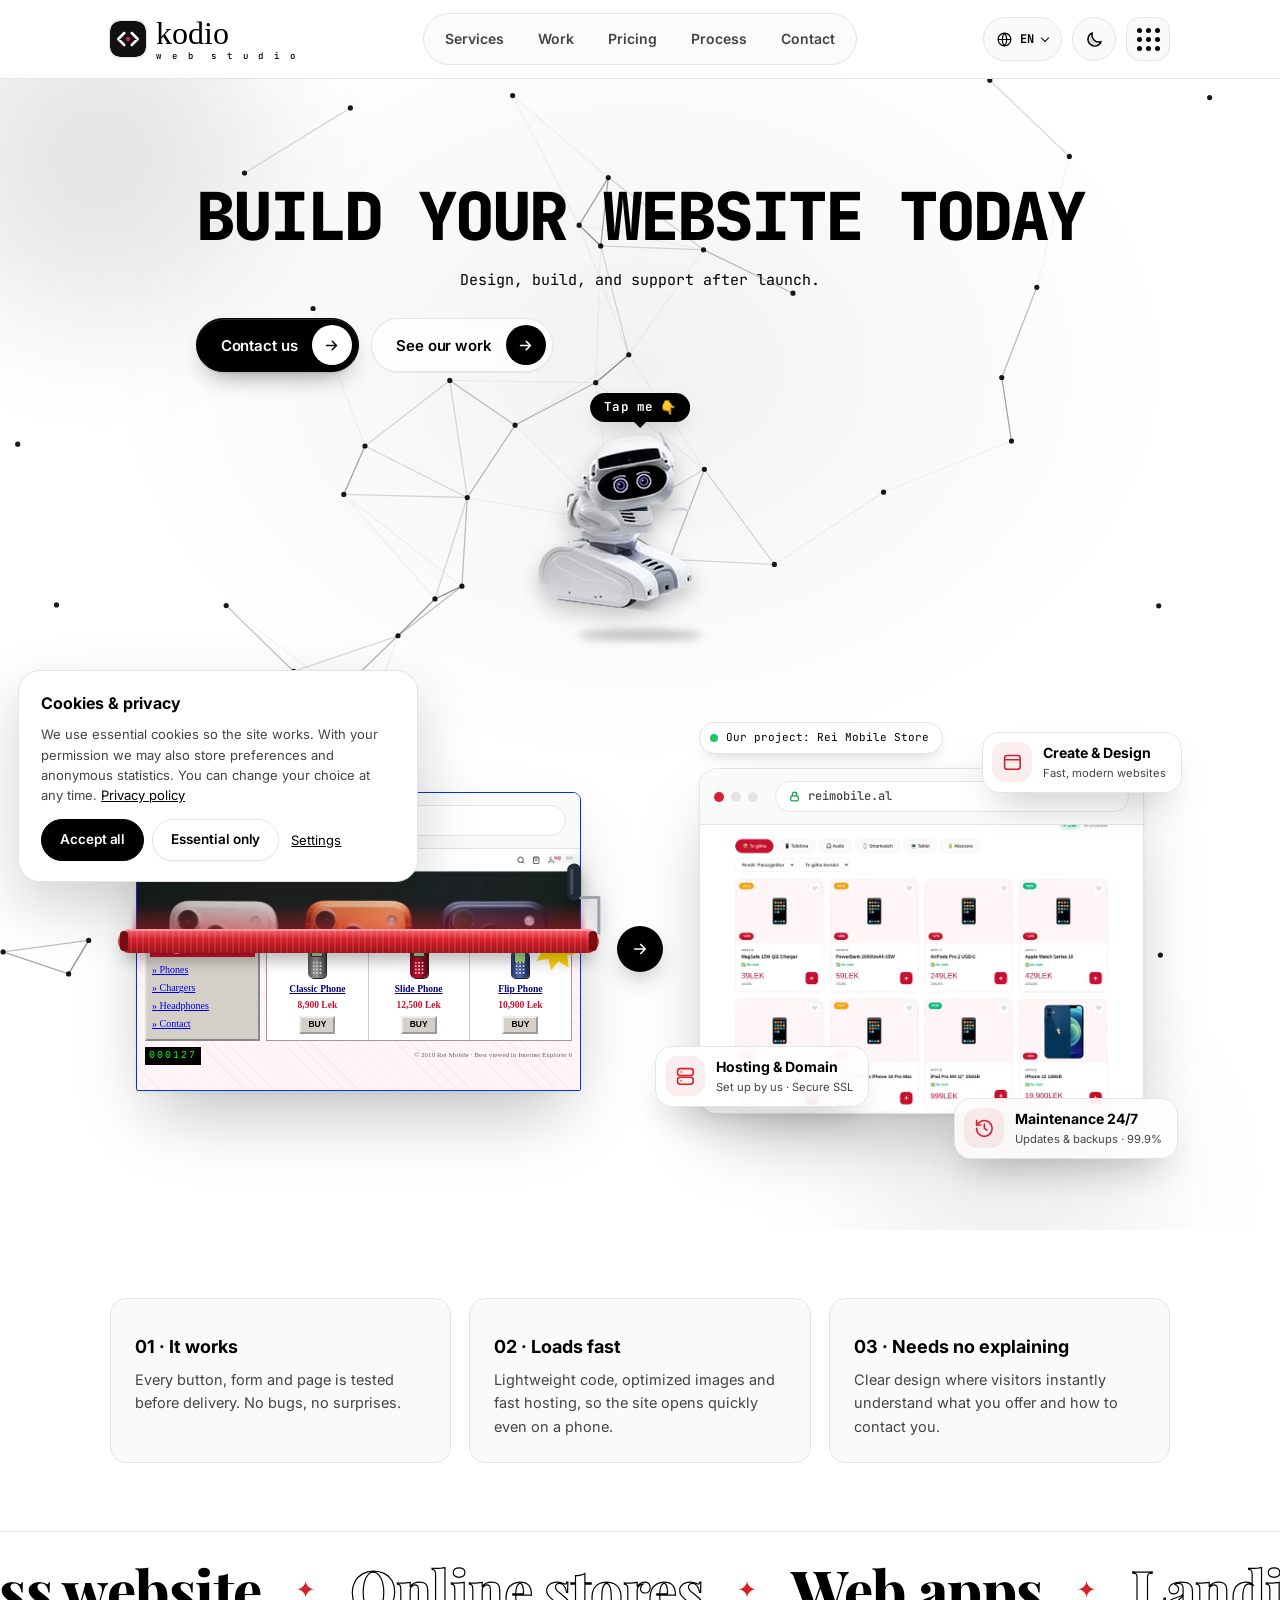
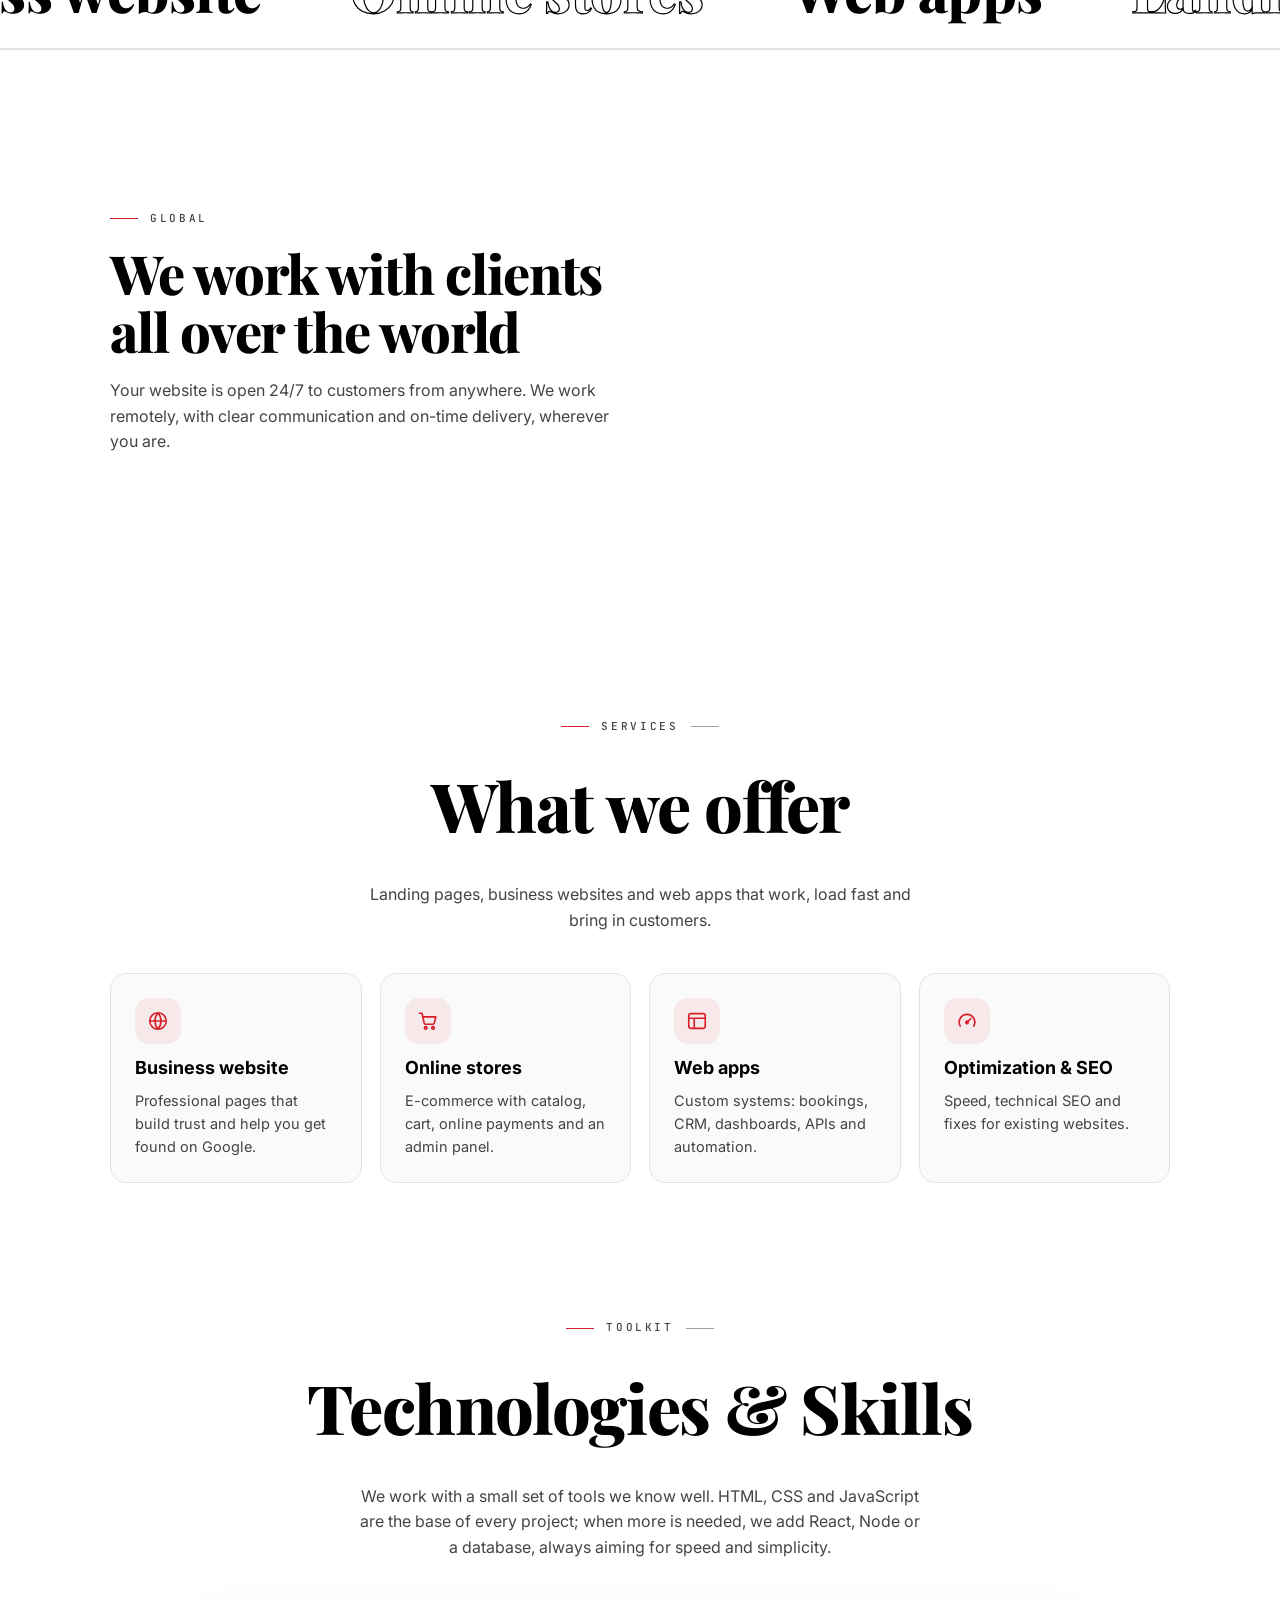
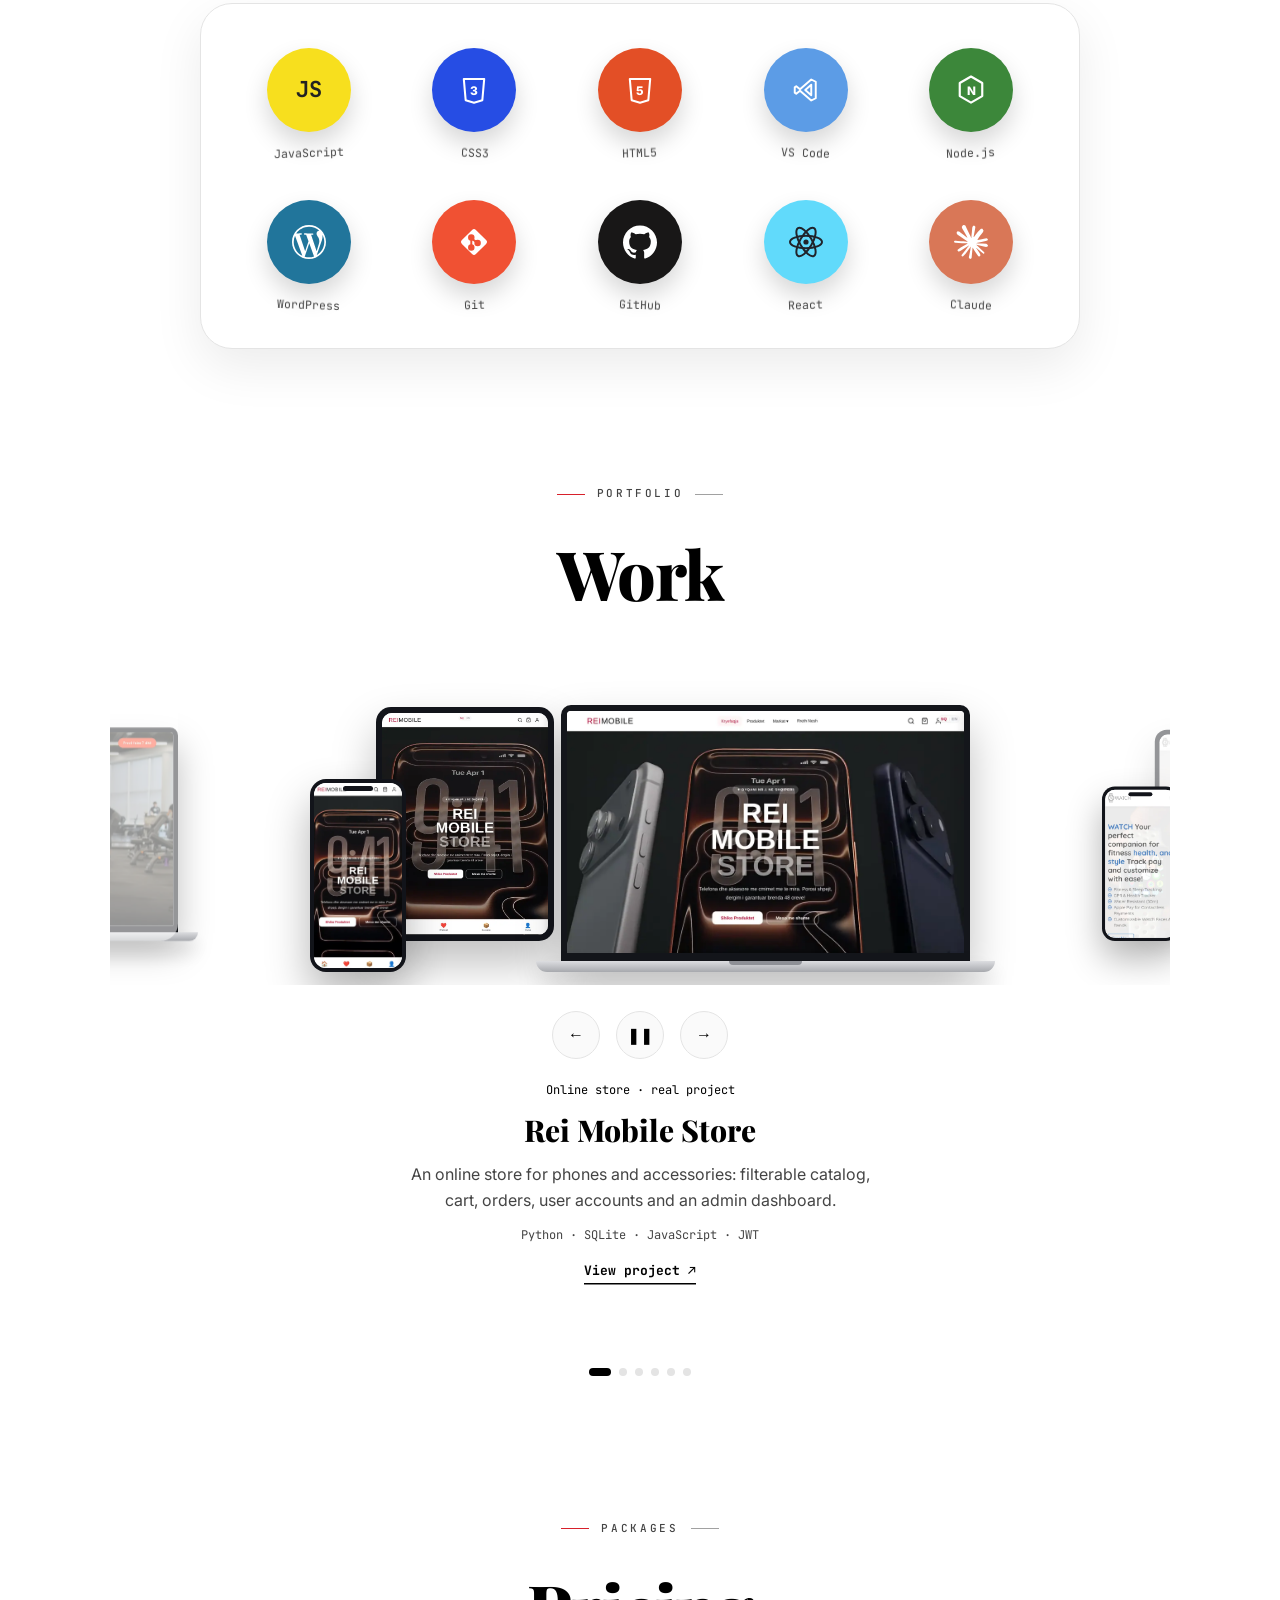
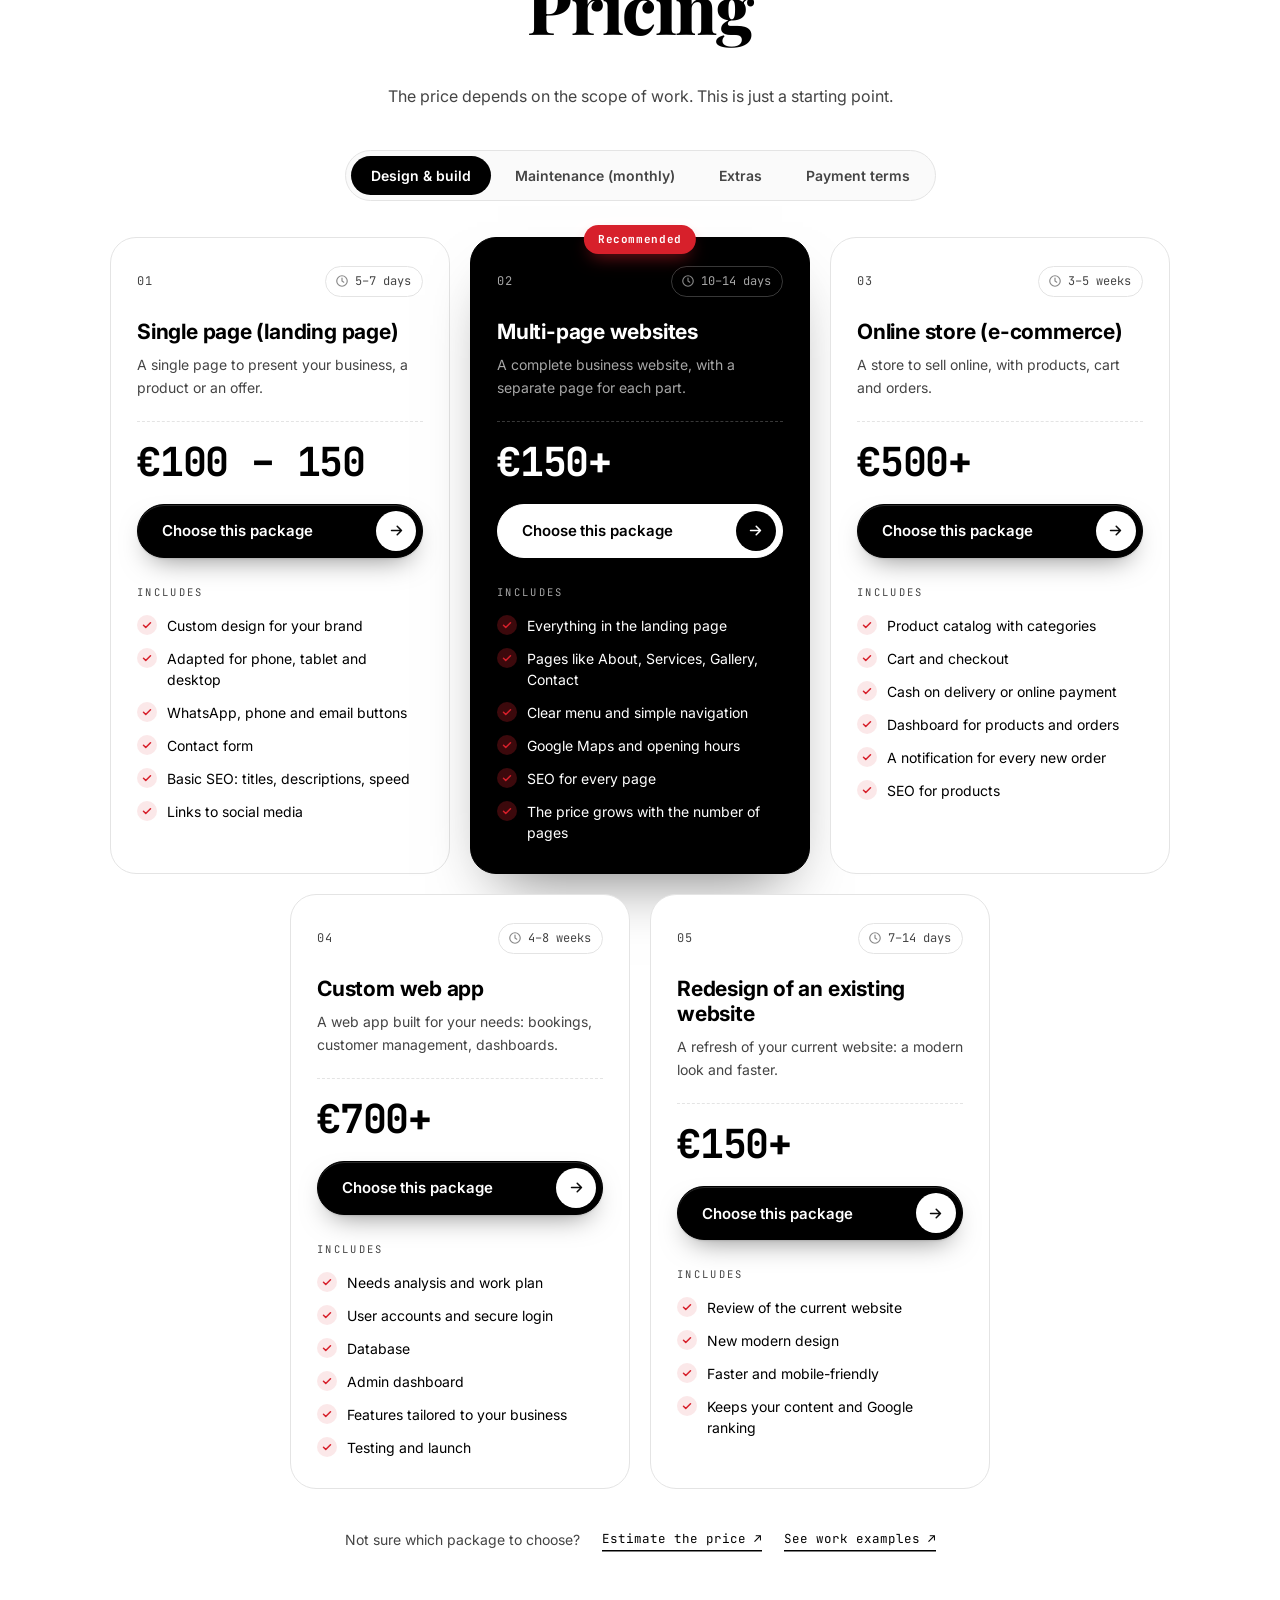
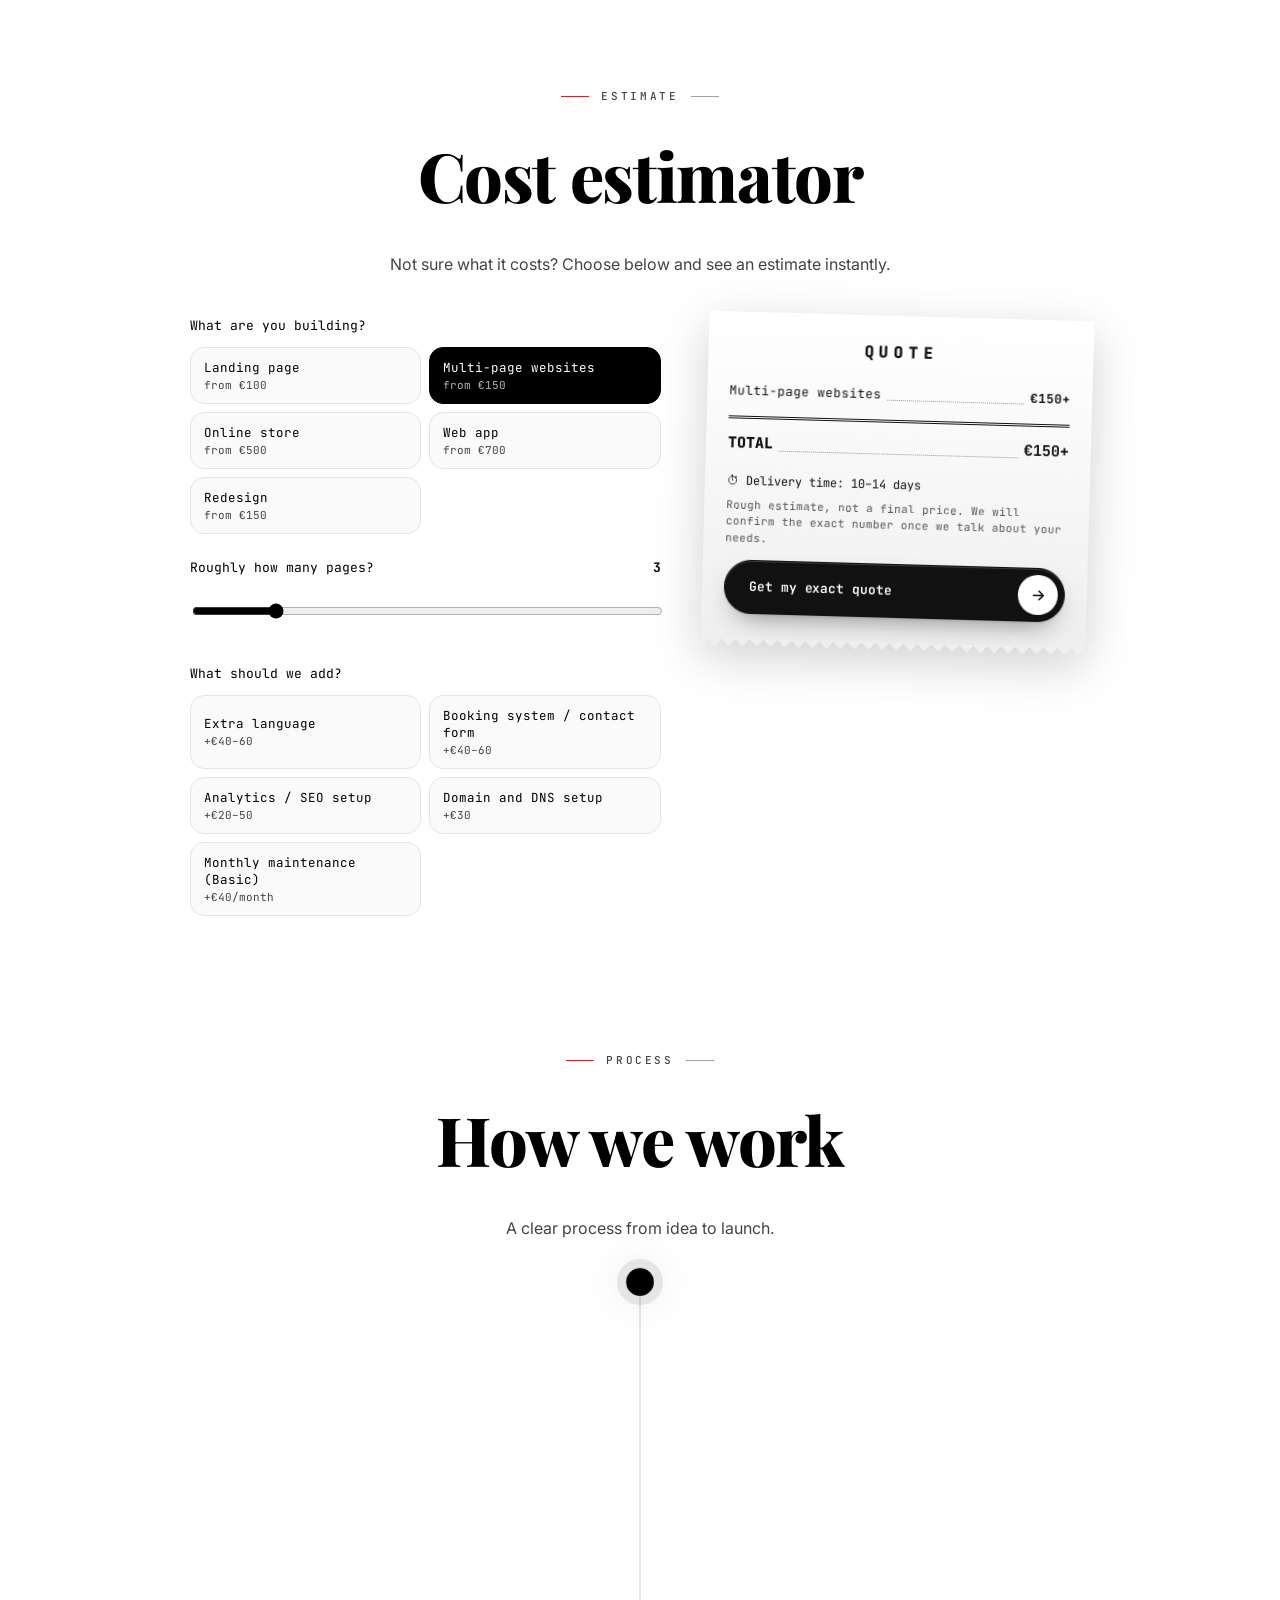
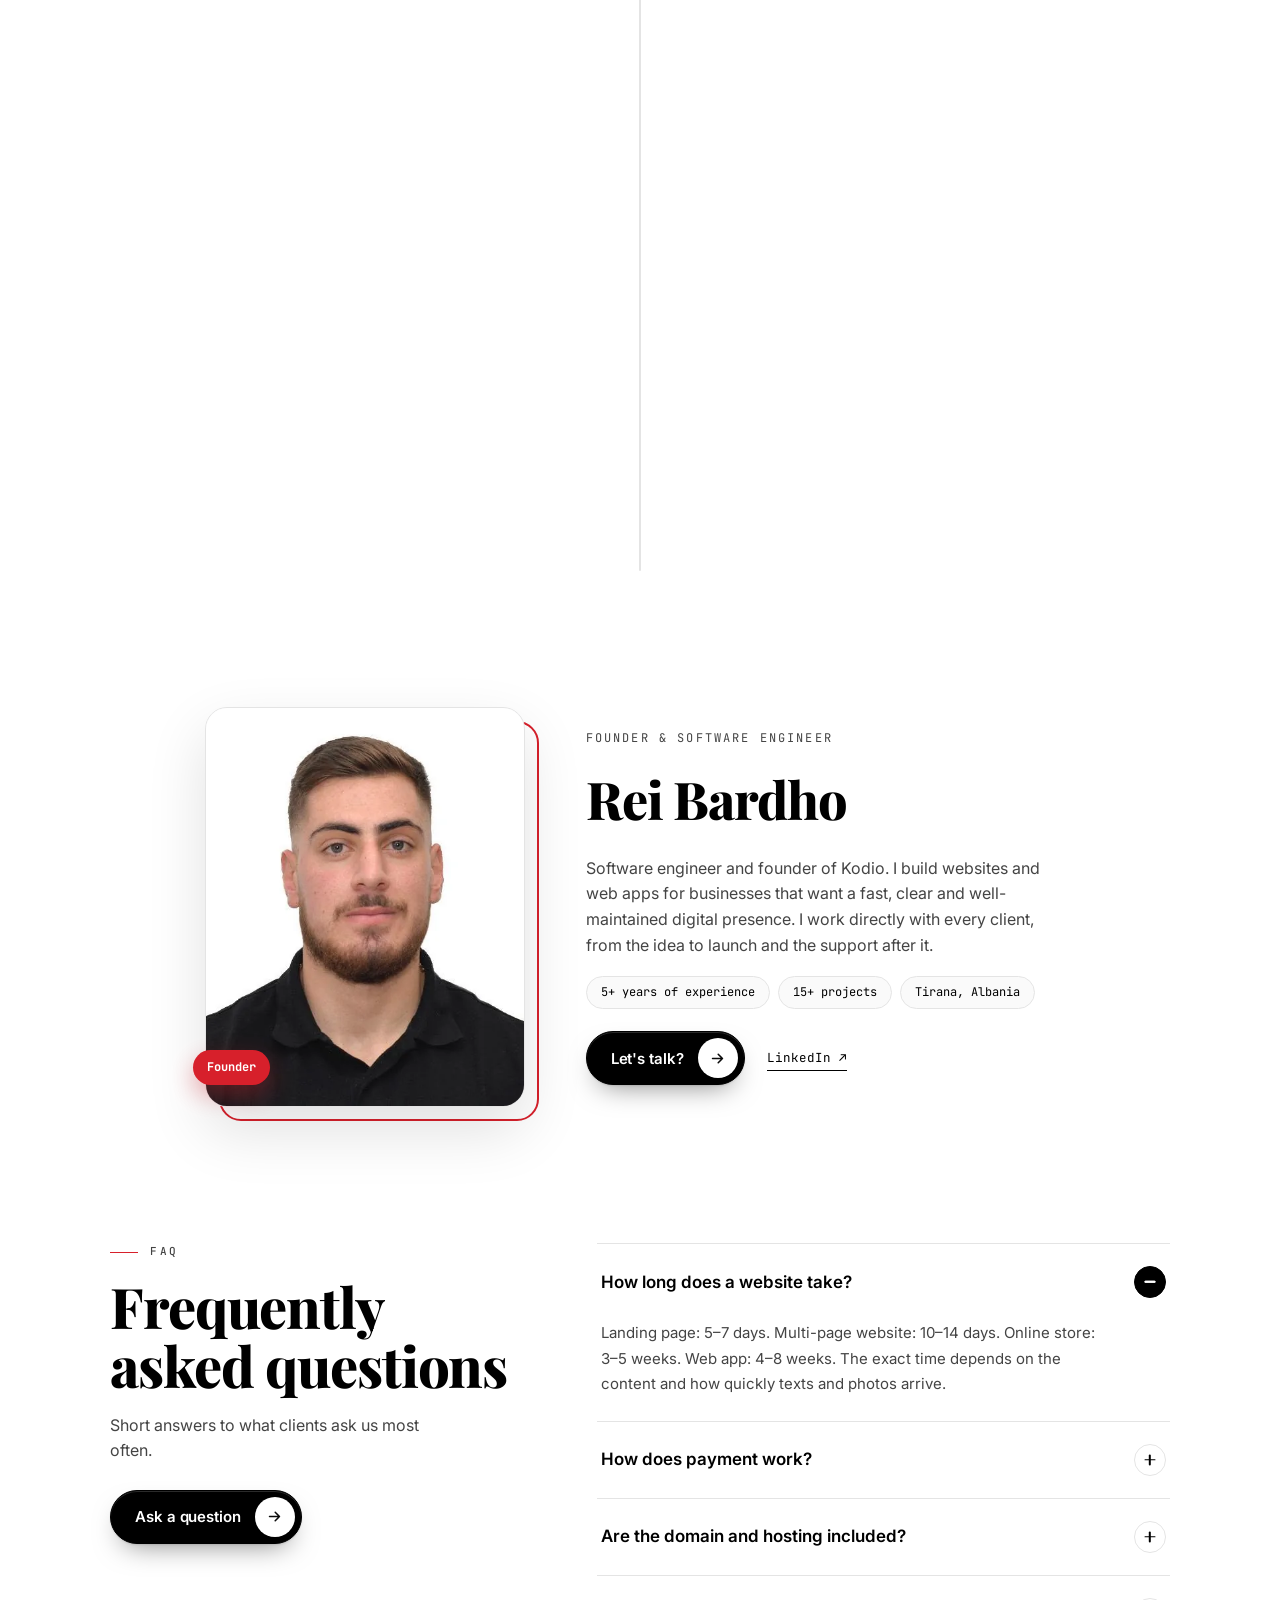
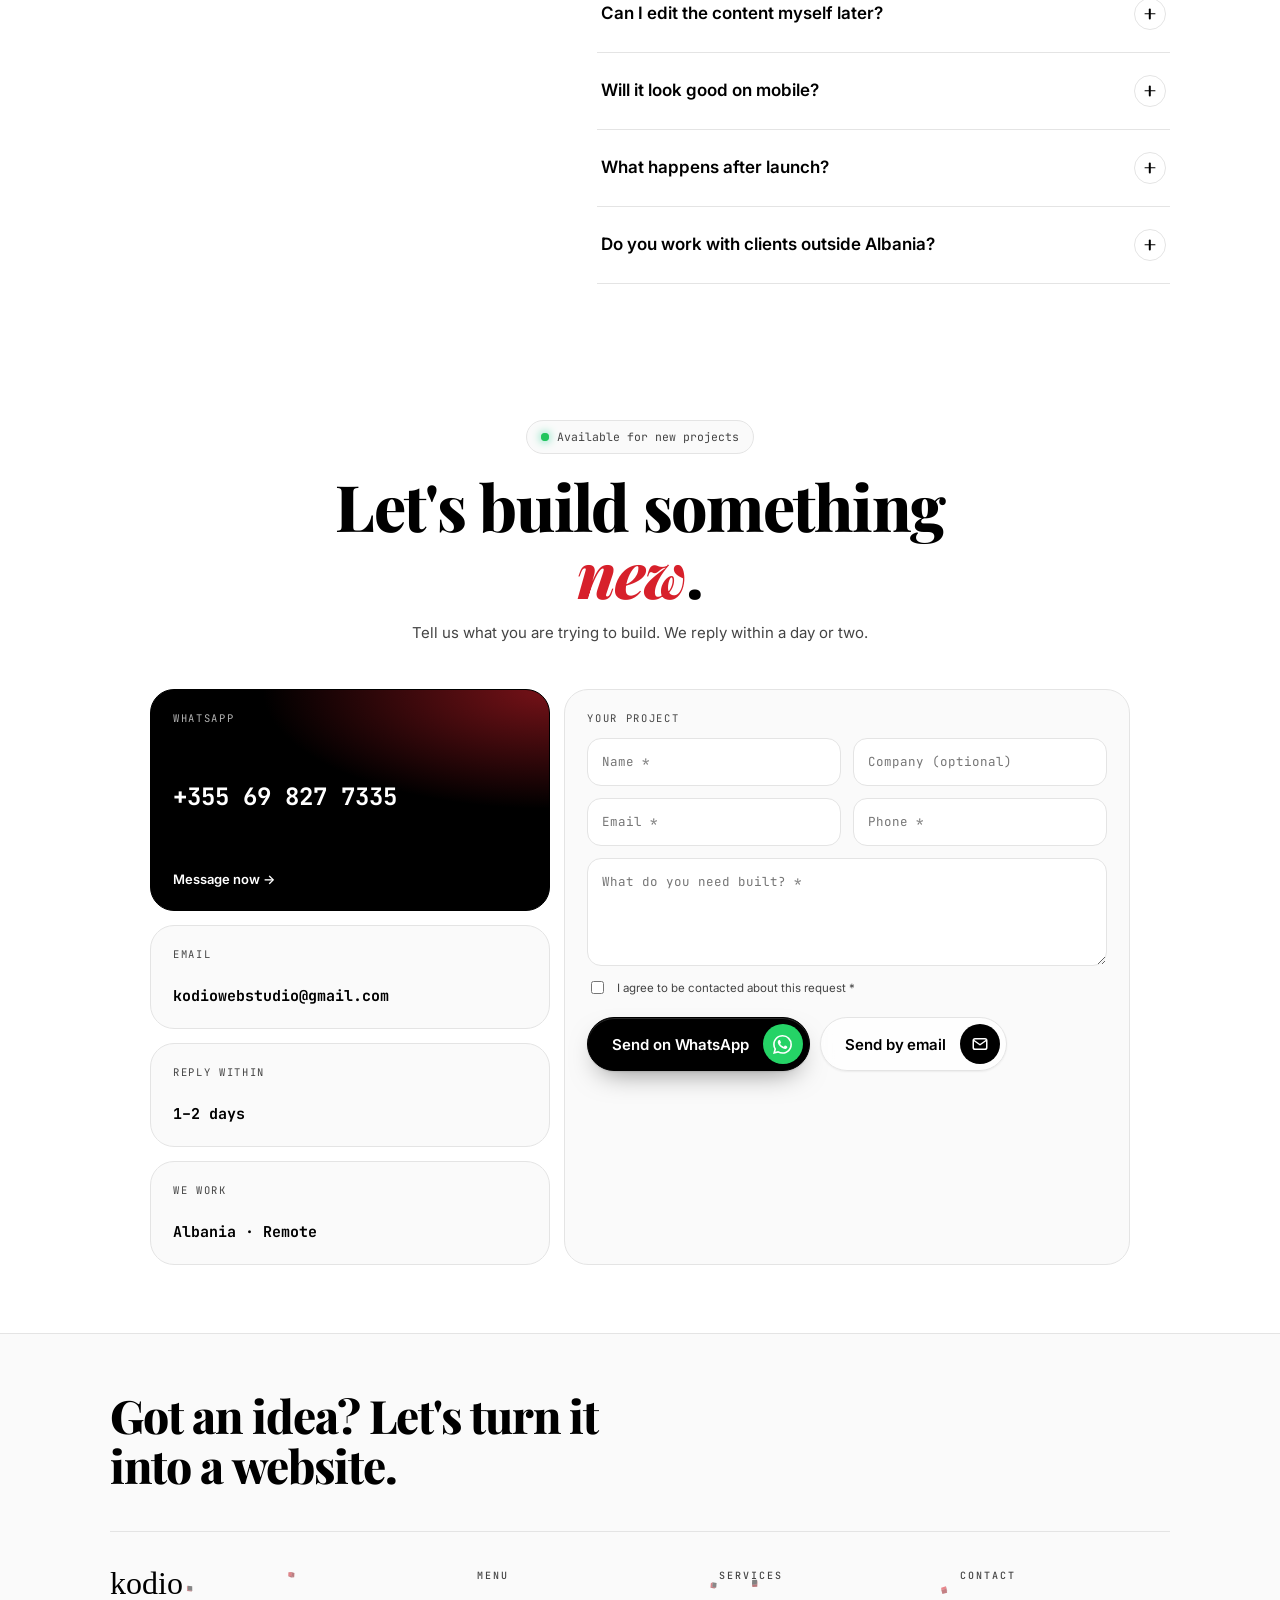
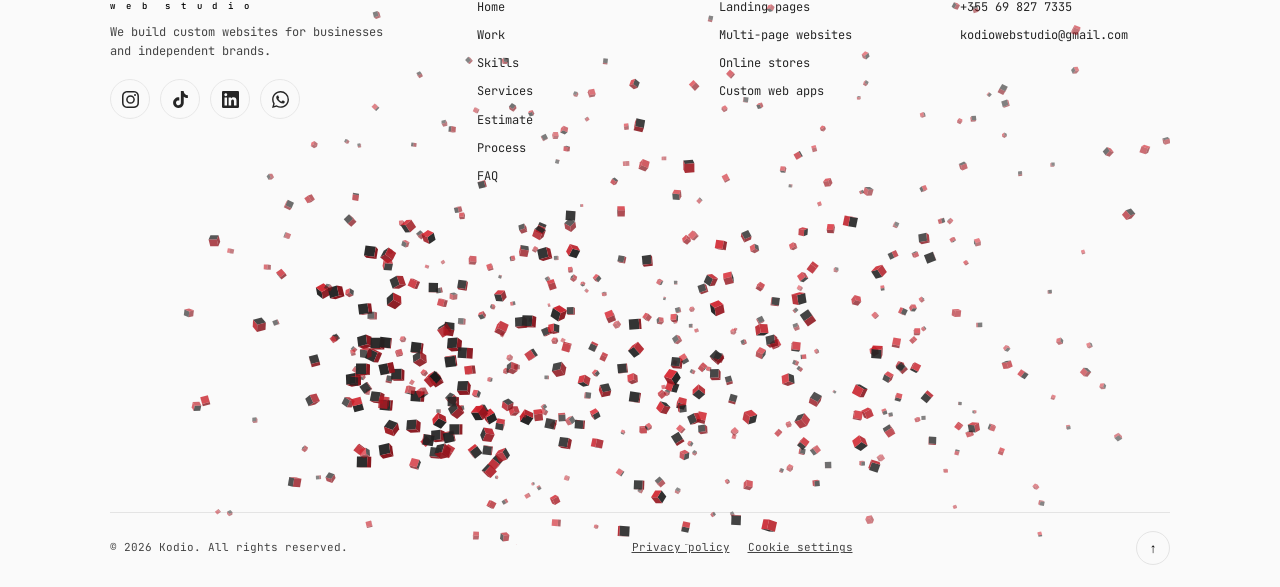
<file: docs/index.html>
<!doctype html>
<html lang="sq">
  <head>
    <meta charset="utf-8" />
    <meta name="viewport" content="width=device-width, initial-scale=1, viewport-fit=cover" />
    <meta
      name="description"
      content="Kodio Web Studio: website, dyqane online dhe aplikacione web të personalizuara për biznese. Dizajn, ndërtim dhe mbështetje pas publikimit."
    />
    <link
      rel="icon"
      href="data:image/svg+xml,%3Csvg xmlns='http://www.w3.org/2000/svg' viewBox='0 0 48 48'%3E%3Crect width='48' height='48' rx='13' fill='%23111'/%3E%3Cpath d='M19 16l-8 8 8 8M29 16l8 8-8 8' fill='none' stroke='%23fff' stroke-width='3.4' stroke-linecap='round' stroke-linejoin='round'/%3E%3Ccircle cx='24' cy='24' r='3' fill='%23d7202b'/%3E%3C/svg%3E"
    />
    <meta name="theme-color" content="#ffffff" media="(prefers-color-scheme: light)" />
    <meta name="theme-color" content="#0a0a0a" media="(prefers-color-scheme: dark)" />
    <!-- Adresa zyrtare. Nëse ndryshon domain-i, ndrysho https://kodiowebstudio.com këtu, te sitemap.xml, robots.txt dhe CNAME. -->
    <link rel="canonical" href="https://kodiowebstudio.com/" />
    <meta property="og:url" content="https://kodiowebstudio.com/" />
    <meta property="og:type" content="website" />
    <meta property="og:site_name" content="Kodio Web Studio" />
    <meta property="og:title" content="Kodio Web Studio – Ndërto website-in tënd sot" />
    <meta
      property="og:description"
      content="Website, dyqane online dhe aplikacione web për biznese. Dizajn, ndërtim dhe mbështetje pas publikimit."
    />
    <meta property="og:image" content="https://kodiowebstudio.com/assets/images/og-cover.jpg" />
    <meta property="og:image:width" content="1200" />
    <meta property="og:image:height" content="630" />
    <meta property="og:locale" content="sq_AL" />
    <meta property="og:locale:alternate" content="en_US" />
    <meta name="twitter:card" content="summary_large_image" />
    <meta name="twitter:image" content="https://kodiowebstudio.com/assets/images/og-cover.jpg" />
    <link rel="apple-touch-icon" href="assets/images/apple-touch-icon.png" />
    <script type="application/ld+json">
      {
        "@context": "https://schema.org",
        "@type": "ProfessionalService",
        "name": "Kodio Web Studio",
        "description": "Website, dyqane online dhe aplikacione web të personalizuara për biznese.",
        "url": "https://kodiowebstudio.com/",
        "image": "https://kodiowebstudio.com/assets/images/og-cover.jpg",
        "telephone": "+355698277335",
        "email": "kodiowebstudio@gmail.com",
        "sameAs": [
          "https://www.tiktok.com/@kodiowebstudio",
          "https://www.instagram.com/kodiowebstudio/"
        ],
        "priceRange": "€100 – €700+",
        "areaServed": "Worldwide",
        "address": {
          "@type": "PostalAddress",
          "addressLocality": "Tiranë",
          "addressCountry": "AL"
        },
        "founder": {
          "@type": "Person",
          "name": "Rei Bardho",
          "jobTitle": "Software Engineer",
          "sameAs": ["https://www.linkedin.com/in/rei-bardho-7431a82ab/"]
        }
      }
    </script>
    <script>
      try {
        if (sessionStorage.getItem("kodio_intro"))
          document.documentElement.classList.add("no-intro");
      } catch (e) {}
      // Pas refresh / "Back" faqja kthehet te vendi ku ishte nga js/main.js, pasi janë ndërtuar seksionet.
      // (Kur e bën shfletuesi vetë, e bën më herët dhe faqja "kërcen": Cloudflare e sheh si CLS.)
      try {
        history.scrollRestoration = "manual";
      } catch (e) {}
    </script>
    <!-- Tema (e çelët / e errët): ngarkohet para CSS-it që faqja të hapet direkt me temën e zgjedhur -->
    <script src="js/core/theme.js?v=20261121a"></script>
    <!-- Gjuhët: ngarkohen këtu lart, që përkthimi i vizitorit të nisë të shkarkohet që në fillim -->
    <script src="js/data/languages.js?v=20261121a"></script>
    <script>
      // Nëse faqja do hapet në një gjuhë tjetër (si K.startLang te js/core/i18n.js), tekstet fshihen
      // derisa të përkthehen (klasa lg-wait), që të mos dalë shqip e pastaj të "kërcejë" (CLS).
      // Përkthimi shkarkohet që tani dhe zbatohet sapo të jetë gati (K.earlyLang).
      (function () {
        var codes = window.KODIO_LANGS.map(function (x) {
            return x.code;
          }),
          l = null,
          i,
          c;
        try {
          l = sessionStorage.getItem("kodio_lang") || localStorage.getItem("kodio_lang");
        } catch (e) {}
        if (codes.indexOf(l) < 0) {
          l = "sq";
          var nav =
            navigator.languages && navigator.languages.length
              ? navigator.languages
              : [navigator.language || "sq"];
          for (i = 0; i < nav.length; i++) {
            c = String(nav[i]).slice(0, 2).toLowerCase();
            if (codes.indexOf(c) > -1) {
              l = c;
              break;
            }
          }
        }
        if (l === "sq") return;
        var root = document.documentElement,
          v = document.querySelector('script[src*="languages.js"]').src.split("?v=")[1] || "",
          s = document.createElement("script");
        root.classList.add("lg-wait");
        s.async = true;
        s.fetchPriority = "high"; // para fotove, që tekstet të shfaqen sa më shpejt
        s.src = "js/data/lang/" + l + ".js?v=" + v;
        s.onload = function () {
          if (window.Kodio && window.Kodio.earlyLang) window.Kodio.earlyLang();
        };
        document.head.appendChild(s);
        // siguri: nëse përkthimi vonon shumë, shfaqe faqen gjithsesi
        setTimeout(function () {
          root.classList.remove("lg-wait");
        }, 3500);
      })();
    </script>
    <title>Kodio Web Studio – Website për biznese në Shqipëri</title>
    <!-- lidhja me Google Fonts hapet që në fillim (fontet vijnë më shpejt në telefon) -->
    <link rel="preconnect" href="https://fonts.googleapis.com" />
    <link rel="preconnect" href="https://fonts.gstatic.com" crossorigin />
    <link
      href="https://fonts.googleapis.com/css2?family=Inter:wght@400;500;600;700;800&family=JetBrains+Mono:wght@500;700;800&family=Playfair+Display:wght@700;800&display=swap"
      rel="stylesheet"
    />
    <link rel="stylesheet" href="css/base.css?v=20261121a" />
    <link rel="stylesheet" href="css/components.css?v=20261121a" />
    <link rel="stylesheet" href="css/header.css?v=20261121a" />
    <link rel="stylesheet" href="css/intro.css?v=20261121a" />
    <link rel="stylesheet" href="css/hero.css?v=20261121a" />
    <link rel="stylesheet" href="css/robot.css?v=20261121a" />
    <link rel="stylesheet" href="css/mockup.css?v=20261121a" />
    <link rel="stylesheet" href="css/before-after.css?v=20261121a" />
    <link rel="stylesheet" href="css/features.css?v=20261121a" />
    <link rel="stylesheet" href="css/globe.css?v=20261121a" />
    <link rel="stylesheet" href="css/tech.css?v=20261121a" />
    <link rel="stylesheet" href="css/projects.css?v=20261121a" />
    <link rel="stylesheet" href="css/pricing.css?v=20261121a" />
    <link rel="stylesheet" href="css/estimator.css?v=20261121a" />
    <link rel="stylesheet" href="css/founder.css?v=20261121a" />
    <link rel="stylesheet" href="css/contact.css?v=20261121a" />
    <link rel="stylesheet" href="css/footer.css?v=20261121a" />
    <link rel="stylesheet" href="css/process.css?v=20261121a" />
    <link rel="stylesheet" href="css/trail.css?v=20261121a" />
    <link rel="stylesheet" href="css/cookies.css?v=20261121a" />
    <link rel="stylesheet" href="css/marquee.css?v=20261121a" />
    <link rel="stylesheet" href="css/faq.css?v=20261121a" />
    <link rel="stylesheet" href="css/buttons.css?v=20261121a" />
    <link rel="stylesheet" href="css/theme-toggle.css?v=20261121a" />
    <link rel="stylesheet" href="css/whatsapp-float.css?v=20261121a" />
    <link rel="stylesheet" href="css/language.css?v=20261121a" />
    <link rel="stylesheet" href="css/cursor.css?v=20261121a" />
  </head>
  <body>
    <canvas id="trail" aria-hidden="true"></canvas>
    <div id="intro" aria-hidden="true">
      <div class="ib">
        <div class="im">
          <svg viewBox="0 0 48 48" aria-hidden="true">
            <rect width="48" height="48" rx="13" fill="#111" />
            <path
              d="M19 16l-8 8 8 8M29 16l8 8-8 8"
              fill="none"
              stroke="#fff"
              stroke-width="3.4"
              stroke-linecap="round"
              stroke-linejoin="round"
            />
            <circle cx="24" cy="24" r="3" fill="#d7202b" />
          </svg>
        </div>
        <div class="it">kodio<small>w e b &nbsp;s t u d i o</small></div>
        <div class="ibar"><i></i></div>
      </div>
    </div>

    <header>
      <div class="wrap">
        <nav>
          <a class="logo lh" href="#top"
            ><span class="lm"
              ><svg viewBox="0 0 48 48" aria-hidden="true">
                <rect width="48" height="48" rx="13" fill="#111" />
                <path
                  d="M19 16l-8 8 8 8M29 16l8 8-8 8"
                  fill="none"
                  stroke="#fff"
                  stroke-width="3.4"
                  stroke-linecap="round"
                  stroke-linejoin="round"
                />
                <circle cx="24" cy="24" r="3" fill="#d7202b" /></svg></span
            ><span class="lt">kodio<span class="ls">w e b &nbsp;s t u d i o</span></span></a
          >
          <div class="nl">
            <a href="#sherbimet" data-i="n1">Shërbimet</a><a href="#live" data-i="n3">Punët</a
            ><a href="#cmimet" data-i="n4">Çmimet</a><a href="#procesi" data-i="n5">Procesi</a
            ><a href="#kontakt" data-i="n6">Kontakt</a>
          </div>
          <div class="right">
            <div class="lgw">
              <button
                class="lgb"
                id="lgb"
                type="button"
                aria-haspopup="true"
                aria-expanded="false"
                aria-controls="lgm"
              >
                <svg viewBox="0 0 24 24" aria-hidden="true">
                  <circle cx="12" cy="12" r="9" />
                  <path d="M3 12h18M12 3a14 14 0 0 1 0 18M12 3a14 14 0 0 0 0 18" />
                </svg>
                <b id="lgc">AL</b><span class="sr"> · Gjuha / Language</span
                ><i class="lgv" aria-hidden="true"></i>
              </button>
              <div class="lgm" id="lgm" hidden></div>
            </div>
            <button
              class="tg"
              id="th2"
              type="button"
              data-theme-toggle
              aria-label="Tema e errët / Dark mode"
              aria-pressed="false"
            >
              <svg class="tg-moon" viewBox="0 0 24 24" aria-hidden="true">
                <path d="M20.4 14.6A8.6 8.6 0 0 1 9.4 3.6a8.6 8.6 0 1 0 11 11z" />
              </svg>
              <svg class="tg-sun" viewBox="0 0 24 24" aria-hidden="true">
                <circle cx="12" cy="12" r="4.2" />
                <path
                  d="M12 2.5v2.1M12 19.4v2.1M4.6 4.6l1.5 1.5M17.9 17.9l1.5 1.5M2.5 12h2.1M19.4 12h2.1M4.6 19.4l1.5-1.5M17.9 6.1l1.5-1.5"
                />
              </svg>
            </button>
            <button
              class="burger"
              id="bg"
              aria-label="Hap menunë"
              aria-expanded="false"
              aria-controls="dr"
            >
              <span></span><span></span><span></span><span></span><span></span><span></span
              ><span></span><span></span><span></span>
            </button>
          </div>
        </nav>
      </div>
    </header>

    <div id="sp"></div>
    <div class="scrim" id="sc"></div>
    <nav class="pop" id="dr" aria-label="Menuja">
      <a href="#live">Punimet</a><a href="#teknologjite">Aftësitë</a><a href="#procesi">Procesi</a
      ><a href="#cmimet">Shërbimet</a><a href="#vleresuesi">Vlerësim</a><a href="#pyetje">Pyetje</a
      ><a href="#founder">Founder</a><a href="#kontakt">Kontakt</a>
    </nav>

    <main id="top">
      <div class="hero">
        <canvas id="cv"></canvas>
        <div class="blob b1"></div>
        <div class="blob b2"></div>
        <div class="wrap">
          <div>
            <h1 data-i="h1">Ndërto <span>Website-in tënd sot</span></h1>
            <p class="lead" data-i="sub">Dizajn, ndërtim dhe mbështetje pas publikimit.</p>
            <div class="cta">
              <a class="btn" data-i="b1" href="#kontakt">Na kontaktoni</a
              ><a class="btn ghost" data-i="b2" href="#live">Shiko punët</a>
            </div>
          </div>
          <div class="bots">
            <div id="fbot" role="button" tabindex="0" aria-label="Më shtyp">
              <span class="fhint" aria-hidden="true">Më shtyp <b>👇</b></span>
              <div class="fsh"></div>
              <div class="fi">
                <img class="bd" alt="" src="assets/images/robot-body.webp" fetchpriority="high" />
                <div class="hd">
                  <img alt="" src="assets/images/robot-head.webp" fetchpriority="high" /><svg
                    class="he"
                    viewBox="-9 -9 18 18"
                    style="left: 37.1%; top: 67.4%"
                  >
                    <circle r="8.6" fill="#0c0a14" />
                    <path
                      d="M0-2C-2-6-8-4-6 1C-5 4 0 7 0 8C0 7 5 4 6 1C8-4 2-6 0-2Z"
                      transform="translate(0 -.5) scale(.95)"
                      fill="#ff3860"
                    /></svg
                  ><svg class="he" viewBox="-9 -9 18 18" style="left: 52.4%; top: 61.5%">
                    <circle r="8.6" fill="#0c0a14" />
                    <path
                      d="M0-2C-2-6-8-4-6 1C-5 4 0 7 0 8C0 7 5 4 6 1C8-4 2-6 0-2Z"
                      transform="translate(0 -.5) scale(.95)"
                      fill="#ff3860"
                    />
                  </svg>
                </div>
              </div>
            </div>
          </div>
          <div class="ba">
            <div class="old">
              <span class="ba-l"
                ><i></i><span class="bl bl1">Website-i yt i vjetër</span
                ><span class="bl bl2">Duke e rinovuar…</span
                ><span class="bl bl3">I rinovuar për 2026</span></span
              >
              <div class="owrap">
                <div class="ow" aria-hidden="true">
                  <div class="obar">
                    <b>Rei Mobile - Internet Explorer</b><span><i>_</i><i>□</i><i>×</i></span>
                  </div>
                  <div class="oaddr">
                    <span>Adresa</span><em>http://www.reimobile.com/index.html</em><u>Shko</u>
                  </div>
                  <div class="obody">
                    <div class="ohead">
                      <b>REI MOBILE</b><small>Telefona &amp; Aksesorë</small
                      ><span class="onew-badge">NEW!</span>
                    </div>
                    <div class="onav">
                      <a>Kryefaqja</a> | <a>Telefona</a> | <a>Aksesorë</a> | <a>Kontakt</a>
                    </div>
                    <div class="omarq">
                      <span
                        >★ Telefona me çmimet më të mira në qytet!!! ★ Dërgesa në të gjithë
                        Shqipërinë ★</span
                      >
                    </div>
                    <div class="ogrid">
                      <div class="omenu">
                        <b>Kategoritë</b><a>» Telefona</a><a>» Karikues</a><a>» Kufje</a
                        ><a>» Kontakt</a>
                      </div>
                      <div class="oprod">
                        <span class="ostar">OFERTË!!!</span>
                        <div class="ocell">
                          <i class="ophone"></i><b>Telefon Classic</b><em>8.900 Lekë</em><u>BLEJ</u>
                        </div>
                        <div class="ocell">
                          <i class="ophone s"></i><b>Telefon Slide</b><em>12.500 Lekë</em
                          ><u>BLEJ</u>
                        </div>
                        <div class="ocell">
                          <i class="ophone f"></i><b>Telefon Flip</b><em>10.900 Lekë</em><u>BLEJ</u>
                        </div>
                      </div>
                    </div>
                    <div class="ofoot">
                      <span class="ocount">000127</span
                      ><small>© 2010 Rei Mobile · Shihet më mirë me Internet Explorer 6</small>
                    </div>
                  </div>
                  <div class="onew">
                    <div class="wbar">
                      <i></i><i></i><i></i>
                      <div class="url">
                        <svg
                          width="12"
                          height="12"
                          viewBox="0 0 24 24"
                          fill="none"
                          stroke="#16a34a"
                          stroke-width="2.4"
                          stroke-linecap="round"
                          stroke-linejoin="round"
                        >
                          <rect x="5" y="11" width="14" height="9" rx="2.5" />
                          <path d="M8 11V8a4 4 0 0 1 8 0v3" /></svg
                        ><span>reimobile.al</span>
                      </div>
                    </div>
                    <img
                      class="oshot"
                      src="assets/images/projects/rei-home.webp"
                      alt=""
                      width="960"
                      height="1425"
                    />
                  </div>
                </div>
                <div class="roll">
                  <span class="rpaint"></span><span class="rcyl"></span>
                  <svg class="rhandle" viewBox="0 0 70 92" aria-hidden="true">
                    <path
                      d="M62 92V44H30"
                      fill="none"
                      stroke="#9ca3af"
                      stroke-width="4"
                      stroke-linejoin="round"
                    />
                    <rect x="21" y="0" width="18" height="48" rx="9" fill="#1f2937" />
                    <rect x="25" y="6" width="4" height="34" rx="2" fill="#fff" opacity=".18" />
                  </svg>
                </div>
              </div>
            </div>
            <span class="ba-arrow" aria-hidden="true"></span>
            <div class="mk" aria-label="Demo">
              <span class="ba-l ba-new"><i></i><span>Projekti ynë: Rei Mobile Store</span></span>
              <div class="win">
                <div class="wbar">
                  <i></i><i></i><i></i>
                  <div class="url">
                    <svg
                      width="13"
                      height="13"
                      viewBox="0 0 24 24"
                      fill="none"
                      stroke="#16a34a"
                      stroke-width="2.4"
                      stroke-linecap="round"
                      stroke-linejoin="round"
                    >
                      <rect x="5" y="11" width="14" height="9" rx="2.5" />
                      <path d="M8 11V8a4 4 0 0 1 8 0v3" /></svg
                    ><span id="murl">yourbusiness.al</span>
                  </div>
                </div>
                <div class="wshots" id="wshots">
                  <img
                    class="on"
                    src="assets/images/projects/rei-home.webp"
                    data-url="reimobile.al"
                    alt="Rei Mobile Store – kryefaqja"
                    width="960"
                    height="1425"
                  />
                  <img
                    src="assets/images/projects/rei-products.webp"
                    data-url="reimobile.al/produktet"
                    alt="Rei Mobile Store – produktet"
                    width="960"
                    height="1830"
                    loading="lazy"
                  />
                  <img
                    src="assets/images/projects/rei-offer.webp"
                    data-url="reimobile.al/oferta"
                    alt="Rei Mobile Store – oferta"
                    width="960"
                    height="1462"
                    loading="lazy"
                  />
                  <img
                    src="assets/images/projects/rei-about.webp"
                    data-url="reimobile.al/rreth"
                    alt="Rei Mobile Store – rreth nesh"
                    width="960"
                    height="1725"
                    loading="lazy"
                  />
                </div>
              </div>
              <div class="fc c1">
                <div class="ic">
                  <svg viewBox="0 0 24 24">
                    <rect x="3" y="4" width="18" height="16" rx="3" />
                    <path d="M3 9h18" />
                  </svg>
                </div>
                <div><b>Krijim & Dizajn</b><small>Website të shpejta dhe moderne</small></div>
              </div>
              <div class="fc c2">
                <div class="ic">
                  <svg viewBox="0 0 24 24">
                    <rect x="3" y="3" width="18" height="8" rx="3" />
                    <rect x="3" y="13" width="18" height="8" rx="3" />
                    <path d="M7 7h.01M7 17h.01" />
                  </svg>
                </div>
                <div>
                  <b>Hosting &amp; Domain</b><small>I konfigurojmë ne · SSL i sigurt</small>
                </div>
              </div>
              <div class="fc c3">
                <div class="ic">
                  <svg viewBox="0 0 24 24">
                    <path d="M3 12a9 9 0 1 0 3-6.7L3 8" />
                    <path d="M3 3v5h5" />
                    <path d="M12 7v5l3 2" />
                  </svg>
                </div>
                <div><b>Mirëmbajtje 24/7</b><small>Përditësime & backup · 99.9%</small></div>
              </div>
            </div>
          </div>
        </div>
      </div>

      <section aria-labelledby="pse">
        <div class="wrap rv">
          <h2 class="sr" id="pse">Pse Kodio</h2>
          <div class="grid">
            <div class="card">
              <h3>01 · Punon</h3>
              <p>Çdo buton, formular dhe faqe testohet para dorëzimit. Pa gabime, pa surpriza.</p>
            </div>
            <div class="card">
              <h3>02 · Ngarkohet shpejt</h3>
              <p>
                Kod i lehtë, imazhe të optimizuara dhe hosting i shpejtë, që faqja të hapet shpejt
                edhe në telefon.
              </p>
            </div>
            <div class="card">
              <h3>03 · Nuk ka nevojë për shpjegim</h3>
              <p>
                Dizajn i qartë ku vizitori kupton menjëherë çfarë ofron dhe si të të kontaktojë.
              </p>
            </div>
          </div>
        </div>
      </section>

      <div class="mq" aria-label="Shërbimet">
        <div class="mq-t" id="mqt">
          <div class="mq-g">
            <span>Website biznesi</span><i>✦</i><span>Dyqane online</span><i>✦</i
            ><span>Aplikacione web</span><i>✦</i><span>Landing pages</span><i>✦</i
            ><span>Optimizim &amp; SEO</span><i>✦</i><span>Ridizajnim</span><i>✦</i
            ><span>Mirëmbajtje</span><i>✦</i>
          </div>
          <div class="mq-g" aria-hidden="true">
            <span>Website biznesi</span><i>✦</i><span>Dyqane online</span><i>✦</i
            ><span>Aplikacione web</span><i>✦</i><span>Landing pages</span><i>✦</i
            ><span>Optimizim &amp; SEO</span><i>✦</i><span>Ridizajnim</span><i>✦</i
            ><span>Mirëmbajtje</span><i>✦</i>
          </div>
        </div>
      </div>

      <section class="world" id="global">
        <div class="wrap">
          <div class="rv">
            <span class="eyb">Global</span>
            <h2 class="serif">Punojmë me klientë kudo në botë</h2>
            <p class="sub">
              Website-i yt është i hapur 24/7 për klientë nga çdo vend. Punojmë në distancë, me
              komunikim të qartë dhe dorëzim në kohë, pavarësisht ku je.
            </p>
          </div>
          <div class="gbox"><canvas id="gl" aria-label="Globi që rrotullohet"></canvas></div>
        </div>
      </section>

      <section id="sherbimet">
        <div class="wrap rv">
          <span class="eyb">Shërbimet</span>
          <h2 class="serif">Çfarë ofrojmë</h2>
          <p class="tkp">
            Landing page, website biznesi dhe aplikacione web që funksionojnë, ngarkohen shpejt dhe
            sjellin klientë.
          </p>
          <div class="grid">
            <div class="card">
              <div class="ico">
                <svg
                  viewBox="0 0 24 24"
                  fill="none"
                  stroke="currentColor"
                  stroke-width="1.8"
                  stroke-linecap="round"
                  stroke-linejoin="round"
                  aria-hidden="true"
                >
                  <circle cx="12" cy="12" r="9" />
                  <path d="M3 12h18M12 3a14 14 0 0 1 0 18M12 3a14 14 0 0 0 0 18" />
                </svg>
              </div>
              <h3>Website biznesi</h3>
              <p>Faqe profesionale që ndërtojnë besim dhe të bëjnë të gjendesh në Google.</p>
            </div>
            <div class="card">
              <div class="ico">
                <svg
                  viewBox="0 0 24 24"
                  fill="none"
                  stroke="currentColor"
                  stroke-width="1.8"
                  stroke-linecap="round"
                  stroke-linejoin="round"
                  aria-hidden="true"
                >
                  <circle cx="9.5" cy="19.5" r="1.4" />
                  <circle cx="17.5" cy="19.5" r="1.4" />
                  <path
                    d="M2.5 3.5h3l2.3 10.7a1.6 1.6 0 0 0 1.6 1.3h7.9a1.6 1.6 0 0 0 1.5-1.2L20.5 7.5H6.3"
                  />
                </svg>
              </div>
              <h3>Dyqane online</h3>
              <p>E-commerce me katalog, shportë, pagesa online dhe panel administrimi.</p>
            </div>
            <div class="card">
              <div class="ico">
                <svg
                  viewBox="0 0 24 24"
                  fill="none"
                  stroke="currentColor"
                  stroke-width="1.8"
                  stroke-linecap="round"
                  stroke-linejoin="round"
                  aria-hidden="true"
                >
                  <rect x="3" y="4" width="18" height="16" rx="2.5" />
                  <path d="M3 9h18M9 9v11" />
                </svg>
              </div>
              <h3>Aplikacione web</h3>
              <p>Sisteme në masë: rezervime, CRM, dashboard, API dhe automatizime.</p>
            </div>
            <div class="card">
              <div class="ico">
                <svg
                  viewBox="0 0 24 24"
                  fill="none"
                  stroke="currentColor"
                  stroke-width="1.8"
                  stroke-linecap="round"
                  stroke-linejoin="round"
                  aria-hidden="true"
                >
                  <path d="M4.6 17.5a8.5 8.5 0 1 1 14.8 0" />
                  <path d="M12 13.5l4.2-4.2" />
                  <circle cx="12" cy="13.5" r="1.3" />
                </svg>
              </div>
              <h3>Optimizim &amp; SEO</h3>
              <p>Shpejtësi, SEO teknik dhe rregullim i website-ve ekzistues.</p>
            </div>
          </div>
        </div>
      </section>

      <section id="teknologjite">
        <div class="wrap">
          <span class="eyb">Mjetet</span>
          <h2 class="serif">Teknologjitë &amp; Aftësitë</h2>
          <p class="tkp">
            Punojmë me një grup të vogël mjetesh që i njohim mirë. HTML, CSS dhe JavaScript janë
            baza e çdo projekti; kur duhet më shumë, shtojmë React, Node ose një bazë të dhënash,
            gjithmonë me synim shpejtësinë dhe thjeshtësinë.
          </p>
          <div class="tkx" id="tkx">
            <div class="tkg" id="tkg">
              <div class="tk">
                <div class="tkw">
                  <div class="tc" style="background: #f7df1e">
                    <b
                      style="
                        color: #222;
                        font-size: 22px;
                        font-family:
                          JetBrains Mono,
                          monospace;
                      "
                      >JS</b
                    >
                  </div>
                </div>
                <span>JavaScript</span>
              </div>
              <div class="tk">
                <div class="tkw">
                  <div class="tc" style="background: #264de4">
                    <svg viewBox="0 0 40 40" width="34">
                      <path
                        d="M8 7l2.2 25L20 35l9.8-3L32 7z"
                        fill="none"
                        stroke="#fff"
                        stroke-width="2.4"
                        stroke-linejoin="round"
                      />
                      <text
                        x="20"
                        y="26"
                        text-anchor="middle"
                        font-size="14"
                        font-weight="800"
                        fill="#fff"
                        font-family="Inter,sans-serif"
                      >
                        3
                      </text>
                    </svg>
                  </div>
                </div>
                <span>CSS3</span>
              </div>
              <div class="tk">
                <div class="tkw">
                  <div class="tc" style="background: #e34f26">
                    <svg viewBox="0 0 40 40" width="34">
                      <path
                        d="M8 7l2.2 25L20 35l9.8-3L32 7z"
                        fill="none"
                        stroke="#fff"
                        stroke-width="2.4"
                        stroke-linejoin="round"
                      />
                      <text
                        x="20"
                        y="26"
                        text-anchor="middle"
                        font-size="14"
                        font-weight="800"
                        fill="#fff"
                        font-family="Inter,sans-serif"
                      >
                        5
                      </text>
                    </svg>
                  </div>
                </div>
                <span>HTML5</span>
              </div>
              <div class="tk">
                <div class="tkw">
                  <div class="tc" style="background: #5c9ce6">
                    <svg
                      viewBox="0 0 40 40"
                      width="30"
                      fill="none"
                      stroke="#fff"
                      stroke-width="2.6"
                      stroke-linejoin="round"
                      stroke-linecap="round"
                    >
                      <path d="M27 6 12 19 7 15 5 16.5v7L7 25l5-4 15 13 6-3V9z" />
                      <path d="M27 13v14l-8-7z" />
                    </svg>
                  </div>
                </div>
                <span>VS Code</span>
              </div>
              <div class="tk">
                <div class="tkw">
                  <div class="tc" style="background: #3c873a">
                    <svg viewBox="0 0 40 40" width="36">
                      <path
                        d="M20 5l12.5 7.2v14.6L20 34 7.5 26.8V12.2z"
                        fill="none"
                        stroke="#fff"
                        stroke-width="2.4"
                        stroke-linejoin="round"
                      />
                      <text
                        x="20"
                        y="25"
                        text-anchor="middle"
                        font-size="13"
                        font-weight="800"
                        fill="#fff"
                        font-family="Inter,sans-serif"
                      >
                        N
                      </text>
                    </svg>
                  </div>
                </div>
                <span>Node.js</span>
              </div>
              <div class="tk">
                <div class="tkw">
                  <div class="tc" style="background: #21759b">
                    <svg viewBox="0 0 24 24" width="34" fill="#fff">
                      <path
                        d="M21.469 6.825c.84 1.537 1.318 3.3 1.318 5.175 0 3.979-2.156 7.456-5.363 9.325l3.295-9.527c.615-1.54.82-2.771.82-3.864 0-.405-.026-.78-.07-1.11m-7.981.105c.647-.03 1.232-.105 1.232-.105.582-.075.514-.93-.067-.899 0 0-1.755.135-2.88.135-1.064 0-2.85-.15-2.85-.15-.585-.03-.661.855-.075.885 0 0 .54.061 1.125.09l1.68 4.605-2.37 7.08L5.354 6.9c.649-.03 1.234-.1 1.234-.1.585-.075.516-.93-.065-.896 0 0-1.746.138-2.874.138-.2 0-.438-.008-.69-.015C4.911 3.15 8.235 1.215 12 1.215c2.809 0 5.365 1.072 7.286 2.833-.046-.003-.091-.009-.141-.009-1.06 0-1.812.923-1.812 1.914 0 .89.513 1.643 1.06 2.531.411.72.89 1.643.89 2.977 0 .915-.354 1.994-.821 3.479l-1.075 3.585-3.9-11.61.001.014zM12 22.784c-1.059 0-2.081-.153-3.048-.437l3.237-9.406 3.315 9.087c.024.053.05.101.078.149-1.12.393-2.325.609-3.582.609M1.211 12c0-1.564.336-3.05.935-4.39L7.29 21.709C3.694 19.96 1.212 16.271 1.211 12M12 0C5.385 0 0 5.385 0 12s5.385 12 12 12 12-5.385 12-12S18.615 0 12 0"
                      />
                    </svg>
                  </div>
                </div>
                <span>WordPress</span>
              </div>
              <div class="tk">
                <div class="tkw">
                  <div class="tc" style="background: #f05133">
                    <svg viewBox="0 0 40 40" width="36">
                      <rect
                        x="9"
                        y="9"
                        width="22"
                        height="22"
                        rx="3"
                        transform="rotate(45 20 20)"
                        fill="#fff"
                      />
                      <g stroke="#f05133" stroke-width="2.2" fill="#f05133">
                        <path d="M17 15v11M17 16l7 5" fill="none" />
                        <circle cx="17" cy="15" r="2.5" />
                        <circle cx="17" cy="26" r="2.5" />
                        <circle cx="24" cy="21" r="2.5" />
                      </g>
                    </svg>
                  </div>
                </div>
                <span>Git</span>
              </div>
              <div class="tk">
                <div class="tkw">
                  <div class="tc" style="background: #181717">
                    <svg viewBox="0 0 24 24" width="34" fill="#fff">
                      <path
                        d="M12 .297c-6.63 0-12 5.373-12 12 0 5.303 3.438 9.8 8.205 11.385.6.113.82-.258.82-.577 0-.285-.01-1.04-.015-2.04-3.338.724-4.042-1.61-4.042-1.61C4.422 18.07 3.633 17.7 3.633 17.7c-1.087-.744.084-.729.084-.729 1.205.084 1.838 1.236 1.838 1.236 1.07 1.835 2.809 1.305 3.495.998.108-.776.417-1.305.76-1.605-2.665-.3-5.466-1.332-5.466-5.93 0-1.31.465-2.38 1.235-3.22-.135-.303-.54-1.523.105-3.176 0 0 1.005-.322 3.3 1.23.96-.267 1.98-.399 3-.405 1.02.006 2.04.138 3 .405 2.28-1.552 3.285-1.23 3.285-1.23.645 1.653.24 2.873.12 3.176.765.84 1.23 1.91 1.23 3.22 0 4.61-2.805 5.625-5.475 5.92.42.36.81 1.096.81 2.22 0 1.606-.015 2.896-.015 3.286 0 .315.21.69.825.57C20.565 22.092 24 17.592 24 12.297c0-6.627-5.373-12-12-12"
                      />
                    </svg>
                  </div>
                </div>
                <span>GitHub</span>
              </div>
              <div class="tk">
                <div class="tkw">
                  <div class="tc" style="background: #61dafb">
                    <svg viewBox="0 0 40 40" width="40">
                      <g fill="none" stroke="#20232a" stroke-width="2">
                        <ellipse cx="20" cy="20" rx="16" ry="6.2" />
                        <ellipse cx="20" cy="20" rx="16" ry="6.2" transform="rotate(60 20 20)" />
                        <ellipse cx="20" cy="20" rx="16" ry="6.2" transform="rotate(120 20 20)" />
                      </g>
                      <circle cx="20" cy="20" r="2.6" fill="#20232a" />
                    </svg>
                  </div>
                </div>
                <span>React</span>
              </div>
              <div class="tk">
                <div class="tkw">
                  <div class="tc" style="background: #d97757">
                    <svg viewBox="0 0 24 24" width="34" fill="#fff">
                      <path
                        d="m4.7144 15.9555 4.7174-2.6471.079-.2307-.079-.1275h-.2307l-.7893-.0486-2.6956-.0729-2.3375-.0971-2.2646-.1214-.5707-.1215-.5343-.7042.0546-.3522.4797-.3218.686.0608 1.5179.1032 2.2767.1578 1.6514.0972 2.4468.255h.3886l.0546-.1579-.1336-.0971-.1032-.0972L6.973 9.8356l-2.55-1.6879-1.3356-.9714-.7225-.4918-.3643-.4614-.1578-1.0078.6557-.7225.8803.0607.2246.0607.8925.686 1.9064 1.4754 2.4893 1.8336.3643.3035.1457-.1032.0182-.0728-.164-.2733-1.3539-2.4467-1.445-2.4893-.6435-1.032-.17-.6194c-.0607-.255-.1032-.4674-.1032-.7285L6.287.1335 6.6997 0l.9957.1336.419.3642.6192 1.4147 1.0018 2.2282 1.5543 3.0296.4553.8985.2429.8318.091.255h.1579v-.1457l.1275-1.706.2368-2.0947.2307-2.6957.0789-.7589.3764-.9107.7468-.4918.5828.2793.4797.686-.0668.4433-.2853 1.8517-.5586 2.9021-.3643 1.9429h.2125l.2429-.2429.9835-1.3053 1.6514-2.0643.7286-.8196.85-.9046.5464-.4311h1.0321l.759 1.1293-.34 1.1657-1.0625 1.3478-.8804 1.1414-1.2628 1.7-.7893 1.36.0729.1093.1882-.0183 2.8535-.607 1.5421-.2794 1.8396-.3157.8318.3886.091.3946-.3278.8075-1.967.4857-2.3072.4614-3.4364.8136-.0425.0304.0486.0607 1.5482.1457.6618.0364h1.621l3.0175.2247.7892.522.4736.6376-.079.4857-1.2142.6193-1.6393-.3886-3.825-.9107-1.3113-.3279h-.1822v.1093l1.0929 1.0686 2.0035 1.8092 2.5075 2.3314.1275.5768-.3218.4554-.34-.0486-2.2039-1.6575-.85-.7468-1.9246-1.621h-.1275v.17l.4432.6496 2.3436 3.5214.1214 1.0807-.17.3521-.6071.2125-.6679-.1214-1.3721-1.9246L14.38 17.959l-1.1414-1.9428-.1397.079-.674 7.2552-.3156.3703-.7286.2793-.6071-.4614-.3218-.7468.3218-1.4753.3886-1.9246.3157-1.53.2853-1.9004.17-.6314-.0121-.0425-.1397.0182-1.4328 1.9672-2.1796 2.9446-1.7243 1.8456-.4128.164-.7164-.3704.0667-.6618.4008-.5889 2.386-3.0357 1.4389-1.882.929-1.0868-.0062-.1579h-.0546l-6.3385 4.1164-1.1293.1457-.4857-.4554.0608-.7467.2307-.2429 1.9064-1.3114Z"
                      />
                    </svg>
                  </div>
                </div>
                <span>Claude</span>
              </div>
            </div>
          </div>
        </div>
      </section>

      <section id="live" class="pun">
        <div class="wrap">
          <span class="eyb">Portofoli</span>
          <h2 class="serif">Punimet</h2>
          <div class="cstage" id="cs"></div>
          <div class="cctl">
            <button class="cb" id="cpv" aria-label="Mbrapa">←</button
            ><button class="cb" id="cpp" aria-label="Luaj ose pusho">❚❚</button
            ><button class="cb" id="cnx" aria-label="Para">→</button>
          </div>
          <div class="ctx">
            <div class="ct" id="ct"></div>
            <h3 class="ctt" id="ctt"></h3>
            <p id="cdd"></p>
            <div class="ctk" id="ctk"></div>
            <a class="lk" href="#" id="cvl">Shiko projektin ↗</a>
          </div>
          <div class="cd" id="cd2"></div>
        </div>
      </section>

      <section id="cmimet">
        <div class="wrap">
          <span class="eyb">Paketat</span>
          <h2 class="serif">Çmimet</h2>
          <p class="tkp">Çmimi varet nga vëllimi i punës. Ky është vetëm një pikënisje.</p>
          <div class="pc">
            <div class="ptabs" id="pt" role="tablist">
              <button class="on" data-t="0" role="tab">Dizajn dhe ndërtim</button
              ><button data-t="1" role="tab">Mirëmbajtje (mujore)</button
              ><button data-t="2" role="tab">Shtesa</button
              ><button data-t="3" role="tab">Kushtet e pagesës</button>
            </div>
            <div class="pgrid" id="pr"></div>
            <div class="pfoot">
              <span>Nuk e di cilën paketë të zgjedhësh?</span>
              <a class="plk" href="#vleresuesi">Llogarit çmimin ↗</a>
              <a class="plk" href="#live">Shiko shembuj të punës ↗</a>
            </div>
          </div>
        </div>
      </section>

      <section id="vleresuesi">
        <div class="wrap">
          <span class="eyb">Llogarit</span>
          <h2 class="serif">Vlerësuesi i kostos</h2>
          <p class="tkp">
            Nuk je i sigurt sa kushton? Zgjidh më poshtë dhe shiko vlerësimin menjëherë.
          </p>
          <div class="est">
            <div class="estc">
              <div class="eq">Çfarë po ndërton?</div>
              <div class="eopts" id="etype"></div>
              <div class="eq">Sa faqe përafërsisht? <b id="epn">3</b></div>
              <input type="range" id="epg" min="1" max="15" value="3" aria-label="Faqe" />
              <div class="eq">Çfarë të shtojmë?</div>
              <div class="eext" id="eext"></div>
            </div>
            <div class="rcw"><div class="rc" id="rc"></div></div>
          </div>
        </div>
      </section>

      <section id="procesi" class="pcs">
        <div class="wrap">
          <span class="eyb">Procesi</span>
          <h2 class="serif">Si punojmë</h2>
          <p class="tkp">Një proces i qartë nga ideja deri në publikim.</p>
          <div class="flow" id="flow">
            <div class="fline"><i class="fprog" id="fprog"></i><b class="forb" id="forb"></b></div>
            <article class="fs" data-no="01">
              <div class="fico">
                <svg
                  viewBox="0 0 24 24"
                  fill="none"
                  stroke="currentColor"
                  stroke-width="1.8"
                  stroke-linecap="round"
                  stroke-linejoin="round"
                  aria-hidden="true"
                >
                  <path d="M20 11.5a8 8 0 0 1-11.7 7.1L4 20l1.2-4.1A8 8 0 1 1 20 11.5z" />
                  <path d="M8.5 11.5h.01M12 11.5h.01M15.5 11.5h.01" />
                </svg>
              </div>
              <h3>1. Biseda &amp; oferta</h3>
              <p>Dëgjojmë nevojat e tua dhe japim ofertë brenda 1–2 ditësh.</p>
            </article>
            <article class="fs" data-no="02">
              <div class="fico">
                <svg
                  viewBox="0 0 24 24"
                  fill="none"
                  stroke="currentColor"
                  stroke-width="1.8"
                  stroke-linecap="round"
                  stroke-linejoin="round"
                  aria-hidden="true"
                >
                  <path d="M12 19.5l7-7 2.5 2.5-7 7z" />
                  <path d="M18 13.5l-1.4-6.9L3 3l3.6 13.6 6.9 1.4" />
                  <path d="M3 3l7.4 7.4" />
                  <circle cx="11.5" cy="11.5" r="1.8" />
                </svg>
              </div>
              <h3>2. Dizajn</h3>
              <p>Ta tregojmë skicën dhe e rregullojmë bashkë para kodimit.</p>
            </article>
            <article class="fs" data-no="03">
              <div class="fico">
                <svg
                  viewBox="0 0 24 24"
                  fill="none"
                  stroke="currentColor"
                  stroke-width="1.8"
                  stroke-linecap="round"
                  stroke-linejoin="round"
                  aria-hidden="true"
                >
                  <path d="M8 7l-5 5 5 5M16 7l5 5-5 5M13.5 4.5l-3 15" />
                </svg>
              </div>
              <h3>3. Zhvillim</h3>
              <p>Ndërtojmë website-in dhe e ndjekim progresin me ty.</p>
            </article>
            <article class="fs" data-no="04">
              <div class="fico">
                <svg
                  viewBox="0 0 24 24"
                  fill="none"
                  stroke="currentColor"
                  stroke-width="1.8"
                  stroke-linecap="round"
                  stroke-linejoin="round"
                  aria-hidden="true"
                >
                  <path d="M5.2 15.3c-1.6 1.3-2.2 4.2-2.2 5.7 1.5 0 4.4-.6 5.7-2.2" />
                  <path d="M9.3 14.7l-4-4c1.8-4.6 5.9-7.7 13.7-7.7 0 7.8-3.1 11.9-7.7 13.7z" />
                  <circle cx="15" cy="9" r="1.7" />
                </svg>
              </div>
              <h3>4. Publikim</h3>
              <p>Testim, vendosje online dhe mbështetje pas dorëzimit.</p>
            </article>
          </div>
        </div>
      </section>

      <section id="founder">
        <div class="wrap fd rv">
          <div class="fph">
            <div class="fframe">
              <img class="fpic" alt="Founder" src="assets/images/founder.webp" />
            </div>
            <span class="fbadge">Founder</span>
          </div>
          <div class="ftx">
            <div class="fkick">Founder & Software Engineer</div>
            <h2 class="serif">Rei Bardho</h2>
            <p>
              Software engineer dhe themelues i Kodio. Ndërtoj website dhe aplikacione web për
              biznese që duan një prani digjitale të shpejtë, të qartë dhe të mirëmbajtur. Punoj
              direkt me çdo klient, nga ideja deri te publikimi dhe mbështetja pas tij.
            </p>
            <div class="fchips">
              <span>5+ vite përvojë</span><span>15+ projekte</span><span>Tiranë, Shqipëri</span>
            </div>
            <a class="btn" href="#kontakt">Bisedojmë?</a>
            <a
              class="plk fli"
              href="https://www.linkedin.com/in/rei-bardho-7431a82ab/"
              target="_blank"
              rel="noopener"
              >LinkedIn ↗</a
            >
          </div>
        </div>
      </section>

      <section id="pyetje" class="faq">
        <div class="wrap">
          <div class="faq-h rv">
            <span class="eyb">Pyetje</span>
            <h2 class="serif">Pyetje të shpeshta</h2>
            <p>Përgjigje të shkurtra për gjërat që na pyesin më shpesh klientët.</p>
            <a class="btn" href="#kontakt">Bëj një pyetje</a>
          </div>
          <div class="faq-l">
            <details class="qa" open>
              <summary>Sa kohë duhet për një website?<i aria-hidden="true"></i></summary>
              <p>
                Landing page: 5–7 ditë. Website me shumë faqe: 10–14 ditë. Dyqan online: 3–5 javë.
                Web app: 4–8 javë. Koha e saktë varet nga përmbajtja dhe sa shpejt vijnë tekstet e
                fotot.
              </p>
            </details>
            <details class="qa">
              <summary>Si bëhet pagesa?<i aria-hidden="true"></i></summary>
              <p>
                50% paraprakisht dhe 50% në dorëzim. Mirëmbajtja mujore paguhet paraprakisht çdo
                muaj.
              </p>
            </details>
            <details class="qa">
              <summary>A përfshihen domain-i dhe hosting-u?<i aria-hidden="true"></i></summary>
              <p>
                Po, të ndihmojmë me të dyja: i zgjedhim bashkë dhe i konfigurojmë ne. Konfigurimi i
                domain-it dhe DNS kushton €30.
              </p>
            </details>
            <details class="qa">
              <summary>
                A mund ta ndryshoj vetë përmbajtjen më vonë?<i aria-hidden="true"></i>
              </summary>
              <p>
                Po. Nëse e do, website-i ndërtohet me panel administrimi (p.sh. WordPress) që të
                ndryshosh tekste dhe foto vetë. Ose ndryshimet i bëjmë ne me paketën e mirëmbajtjes.
              </p>
            </details>
            <details class="qa">
              <summary>A duket mirë në telefon?<i aria-hidden="true"></i></summary>
              <p>
                Po. Çdo website ndërtohet responsive dhe testohet në telefon, tablet dhe kompjuter
                para dorëzimit.
              </p>
            </details>
            <details class="qa">
              <summary>Çfarë ndodh pas publikimit?<i aria-hidden="true"></i></summary>
              <p>
                Website-i mbetet yti. Nëse do, vazhdojmë me mirëmbajtje mujore nga €40/muaj:
                përditësime, backup, monitorim dhe ndryshime të vogla.
              </p>
            </details>
            <details class="qa">
              <summary>
                A punon edhe me klientë jashtë Shqipërisë?<i aria-hidden="true"></i>
              </summary>
              <p>
                Po. Punojmë në distancë me klientë kudo, në shqip ose anglisht, me komunikim në
                WhatsApp ose email.
              </p>
            </details>
          </div>
        </div>
      </section>

      <section id="kontakt" class="ct2">
        <div class="wrap">
          <div class="ch rv">
            <span class="pill"><i class="dot"></i>Disponueshëm për projekte të reja</span>
            <h2 class="serif">Le të ndërtojmë diçka <em>të re</em>.</h2>
            <p>Na trego çfarë po përpiqesh të ndërtosh. Përgjigjemi brenda një ose dy ditësh.</p>
          </div>
          <div class="bento rv">
            <a class="bc bc-wa" data-wa href="#kontakt" target="_blank" rel="noopener">
              <span class="bl">WhatsApp</span>
              <b>+355 69 827 7335</b>
              <span class="bgo">Shkruaj tani <i>→</i></span>
            </a>
            <a class="bc" href="mailto:kodiowebstudio@gmail.com">
              <span class="bl">Email</span>
              <b>kodiowebstudio@gmail.com</b>
            </a>
            <div class="bc">
              <span class="bl">Përgjigje brenda</span>
              <b>1–2 ditë</b>
            </div>
            <div class="bc">
              <span class="bl">Punojmë</span>
              <b>Shqipëri · Në distancë</b>
            </div>
            <form id="f" class="bc bf kf">
              <span class="bl">Projekti yt</span>
              <div class="r2">
                <input id="n" placeholder="Emri *" autocomplete="name" required />
                <input id="k" placeholder="Kompania (opsionale)" autocomplete="organization" />
              </div>
              <div class="r2">
                <input id="e" type="email" placeholder="Email *" autocomplete="email" required />
                <input id="tel" type="tel" placeholder="Telefoni *" autocomplete="tel" required />
              </div>
              <textarea
                id="m"
                rows="4"
                placeholder="Çfarë të duhet të ndërtohet? *"
                required
              ></textarea>
              <label class="kck"
                ><input type="checkbox" required /><span
                  >Pajtohem që të më kontaktoni për këtë kërkesë *</span
                ></label
              >
              <div class="kfa">
                <button class="btn" type="submit">Dërgo në WhatsApp</button>
                <button class="btn ghost" type="button" id="fmail">Dërgo me email</button>
              </div>
            </form>
          </div>
        </div>
      </section>
    </main>
    <footer class="ft">
      <div class="wrap">
        <div class="fhero">
          <div>
            <p class="fbig serif">Ke një ide? Ta kthejmë në website.</p>
          </div>
        </div>
        <div class="fg">
          <div>
            <a class="logo" href="#top">kodio<span class="ls">w e b &nbsp;s t u d i o</span></a>
            <p class="ftag">
              Ndërtojmë website të personalizuara për biznese dhe marka të pavarura.
            </p>
            <div class="fsoc">
              <a href="#kontakt" data-social="instagram" aria-label="Instagram"
                ><svg viewBox="0 0 24 24" aria-hidden="true">
                  <path
                    d="M7.0301.084c-1.2768.0602-2.1487.264-2.911.5634-.7888.3075-1.4575.72-2.1228 1.3877-.6652.6677-1.075 1.3368-1.3802 2.127-.2954.7638-.4956 1.6365-.552 2.914-.0564 1.2775-.0689 1.6882-.0626 4.947.0062 3.2586.0206 3.6671.0825 4.9473.061 1.2765.264 2.1482.5635 2.9107.308.7889.72 1.4573 1.388 2.1228.6679.6655 1.3365 1.0743 2.1285 1.38.7632.295 1.6361.4961 2.9134.552 1.2773.056 1.6884.069 4.9462.0627 3.2578-.0062 3.668-.0207 4.9478-.0814 1.28-.0607 2.147-.2652 2.9098-.5633.7889-.3086 1.4578-.72 2.1228-1.3881.665-.6682 1.0745-1.3378 1.3795-2.1284.2957-.7632.4966-1.636.552-2.9124.056-1.2809.0692-1.6898.063-4.948-.0063-3.2583-.021-3.6668-.0817-4.9465-.0607-1.2797-.264-2.1487-.5633-2.9117-.3084-.7889-.72-1.4568-1.3876-2.1228C21.2982 1.33 20.628.9208 19.8378.6165 19.074.321 18.2017.1197 16.9244.0645 15.6471.0093 15.236-.005 11.977.0014 8.718.0076 8.31.0215 7.0301.0839m.1402 21.6932c-1.17-.0509-1.8053-.2453-2.2287-.408-.5606-.216-.96-.4771-1.3819-.895-.422-.4178-.6811-.8186-.9-1.378-.1644-.4234-.3624-1.058-.4171-2.228-.0595-1.2645-.072-1.6442-.079-4.848-.007-3.2037.0053-3.583.0607-4.848.05-1.169.2456-1.805.408-2.2282.216-.5613.4762-.96.895-1.3816.4188-.4217.8184-.6814 1.3783-.9003.423-.1651 1.0575-.3614 2.227-.4171 1.2655-.06 1.6447-.072 4.848-.079 3.2033-.007 3.5835.005 4.8495.0608 1.169.0508 1.8053.2445 2.228.408.5608.216.96.4754 1.3816.895.4217.4194.6816.8176.9005 1.3787.1653.4217.3617 1.056.4169 2.2263.0602 1.2655.0739 1.645.0796 4.848.0058 3.203-.0055 3.5834-.061 4.848-.051 1.17-.245 1.8055-.408 2.2294-.216.5604-.4763.96-.8954 1.3814-.419.4215-.8181.6811-1.3783.9-.4224.1649-1.0577.3617-2.2262.4174-1.2656.0595-1.6448.072-4.8493.079-3.2045.007-3.5825-.006-4.848-.0608M16.953 5.5864A1.44 1.44 0 1 0 18.39 4.144a1.44 1.44 0 0 0-1.437 1.4424M5.8385 12.012c.0067 3.4032 2.7706 6.1557 6.173 6.1493 3.4026-.0065 6.157-2.7701 6.1506-6.1733-.0065-3.4032-2.771-6.1565-6.174-6.1498-3.403.0067-6.156 2.771-6.1496 6.1738M8 12.0077a4 4 0 1 1 4.008 3.9921A3.9996 3.9996 0 0 1 8 12.0077"
                  /></svg></a
              ><a href="#kontakt" data-social="tiktok" aria-label="TikTok"
                ><svg viewBox="0 0 24 24" aria-hidden="true">
                  <path
                    d="M12.525.02c1.31-.02 2.61-.01 3.91-.02.08 1.53.63 3.09 1.75 4.17 1.12 1.11 2.7 1.62 4.24 1.79v4.03c-1.44-.05-2.89-.35-4.2-.97-.57-.26-1.1-.59-1.62-.93-.01 2.92.01 5.84-.02 8.75-.08 1.4-.54 2.79-1.35 3.94-1.31 1.92-3.58 3.17-5.91 3.21-1.43.08-2.86-.31-4.08-1.03-2.02-1.19-3.44-3.37-3.65-5.71-.02-.5-.03-1-.01-1.49.18-1.9 1.12-3.72 2.58-4.96 1.66-1.44 3.98-2.13 6.15-1.72.02 1.48-.04 2.96-.04 4.44-.99-.32-2.15-.23-3.02.37-.63.41-1.11 1.04-1.36 1.75-.21.51-.15 1.07-.14 1.61.24 1.64 1.82 3.02 3.5 2.87 1.12-.01 2.19-.66 2.77-1.61.19-.33.4-.67.41-1.06.1-1.79.06-3.57.07-5.36.01-4.03-.01-8.05.02-12.07z"
                  /></svg></a
              ><a
                href="https://www.linkedin.com/in/rei-bardho-7431a82ab/"
                data-social="linkedin"
                aria-label="LinkedIn"
                target="_blank"
                rel="noopener"
                ><svg viewBox="0 0 24 24" aria-hidden="true">
                  <path
                    d="M20.447 20.452h-3.554v-5.569c0-1.328-.027-3.037-1.852-3.037-1.853 0-2.136 1.445-2.136 2.939v5.667H9.351V9h3.414v1.561h.046c.477-.9 1.637-1.85 3.37-1.85 3.601 0 4.267 2.37 4.267 5.455v6.286zM5.337 7.433c-1.144 0-2.063-.926-2.063-2.065 0-1.138.92-2.063 2.063-2.063 1.14 0 2.064.925 2.064 2.063 0 1.139-.925 2.065-2.064 2.065zm1.782 13.019H3.555V9h3.564v11.452zM22.225 0H1.771C.792 0 0 .774 0 1.729v20.542C0 23.227.792 24 1.771 24h20.451C23.2 24 24 23.227 24 22.271V1.729C24 .774 23.2 0 22.222 0h.003z"
                  /></svg></a
              ><a href="#kontakt" aria-label="WhatsApp" data-wa target="_blank" rel="noopener"
                ><svg viewBox="0 0 24 24" aria-hidden="true">
                  <path
                    d="M17.472 14.382c-.297-.149-1.758-.867-2.03-.967-.273-.099-.471-.148-.67.15-.197.297-.767.966-.94 1.164-.173.199-.347.223-.644.075-.297-.15-1.255-.463-2.39-1.475-.883-.788-1.48-1.761-1.653-2.059-.173-.297-.018-.458.13-.606.134-.133.298-.347.446-.52.149-.174.198-.298.298-.497.099-.198.05-.371-.025-.52-.075-.149-.669-1.612-.916-2.207-.242-.579-.487-.5-.669-.51-.173-.008-.371-.01-.57-.01-.198 0-.52.074-.792.372-.272.297-1.04 1.016-1.04 2.479 0 1.462 1.065 2.875 1.213 3.074.149.198 2.096 3.2 5.077 4.487.709.306 1.262.489 1.694.625.712.227 1.36.195 1.871.118.571-.085 1.758-.719 2.006-1.413.248-.694.248-1.289.173-1.413-.074-.124-.272-.198-.57-.347m-5.421 7.403h-.004a9.87 9.87 0 01-5.031-1.378l-.361-.214-3.741.982.998-3.648-.235-.374a9.86 9.86 0 01-1.51-5.26c.001-5.45 4.436-9.884 9.888-9.884 2.64 0 5.122 1.03 6.988 2.898a9.825 9.825 0 012.893 6.994c-.003 5.45-4.437 9.884-9.885 9.884m8.413-18.297A11.815 11.815 0 0012.05 0C5.495 0 .16 5.335.157 11.892c0 2.096.547 4.142 1.588 5.945L.057 24l6.305-1.654a11.882 11.882 0 005.683 1.448h.005c6.554 0 11.89-5.335 11.893-11.893a11.821 11.821 0 00-3.48-8.413Z"
                  /></svg
              ></a>
            </div>
          </div>
          <div>
            <h3>Menu</h3>
            <a href="#top">Kryefaqja</a><a href="#live">Punimet</a
            ><a href="#teknologjite">Aftësitë</a><a href="#cmimet">Shërbimet</a
            ><a href="#vleresuesi">Vlerësim</a><a href="#procesi">Procesi</a
            ><a href="#pyetje">Pyetje</a>
          </div>
          <div>
            <h3>Shërbimet</h3>
            <a href="#cmimet">Landing pages</a><a href="#cmimet">Website me shumë faqe</a
            ><a href="#cmimet">Dyqane online</a><a href="#cmimet">Web app të personalizuara</a>
          </div>
          <div>
            <h3>Kontakt</h3>
            <a data-wa href="#kontakt" target="_blank" rel="noopener">+355 69 827 7335</a
            ><a href="mailto:kodiowebstudio@gmail.com">kodiowebstudio<wbr />@gmail.com</a>
          </div>
        </div>
        <div class="fmark" aria-hidden="true">kodio</div>
        <div class="fb">
          <span>© 2026 Kodio. Të gjitha të drejtat e rezervuara.</span
          ><span class="flg"
            ><a href="privacy.html">Politika e privatësisë</a
            ><button type="button" id="ckopen">Cilësimet e cookies</button></span
          ><button class="up" id="up" aria-label="Lart">↑</button>
        </div>
      </div>
    </footer>

    <div class="ck" id="ck" role="dialog" aria-labelledby="ckt" hidden>
      <h4 id="ckt">Cookies dhe privatësia</h4>
      <p>
        Përdorim cookies të domosdoshme që faqja të funksionojë. Me lejen tënde, mund të ruajmë edhe
        preferenca dhe statistika anonime. Mund ta ndryshosh zgjedhjen kurdo.
        <a href="privacy.html">Politika e privatësisë</a>
      </p>
      <div class="ck-a">
        <button class="btn" type="button" data-ck="all">Pranoj të gjitha</button>
        <button class="btn ghost" type="button" data-ck="none">Vetëm të domosdoshmet</button>
        <button class="ck-l" type="button" data-ck="set">Cilësimet</button>
      </div>
    </div>
    <div class="ckm" id="ckm" role="dialog" aria-labelledby="ckmt" hidden>
      <div class="ckm-b">
        <button class="ckm-x" type="button" data-ck="close" aria-label="Mbyll">✕</button>
        <h4 id="ckmt">Cilësimet e cookies</h4>
        <p>
          Zgjidh cilat cookies lejon. Të domosdoshmet nuk mund të fiken, sepse faqja nuk punon pa
          to.
        </p>
        <label class="ckr"
          ><span
            ><b>Të domosdoshme</b
            ><i
              >Ruajnë zgjedhjen tënde për cookies dhe sigurojnë funksionimin bazë të faqes.</i
            ></span
          ><em class="ckon">Gjithmonë aktive</em></label
        >
        <label class="ckr"
          ><span
            ><b>Preferenca</b><i>Mbajnë mend gjuhën dhe temën (e çelët/e errët) që zgjedh.</i></span
          ><input type="checkbox" id="ckp" /><u></u
        ></label>
        <label class="ckr"
          ><span
            ><b>Statistika</b
            ><i
              >Numërojmë vizitat në mënyrë anonime dhe pa cookies (Cloudflare). Cookies statistikash
              aktualisht nuk përdoren.</i
            ></span
          ><input type="checkbox" id="cka" /><u></u
        ></label>
        <label class="ckr"
          ><span
            ><b>Marketing</b><i>Për reklama dhe matje fushatash. Aktualisht nuk përdoren.</i></span
          ><input type="checkbox" id="ckk" /><u></u
        ></label>
        <div class="ck-a">
          <button class="btn" type="button" data-ck="save">Ruaj zgjedhjen</button>
          <button class="btn ghost" type="button" data-ck="all">Pranoj të gjitha</button>
        </div>
        <a class="ck-pl" href="privacy.html">Politika e privatësisë</a>
      </div>
    </div>
    <a class="waf" data-wa href="#kontakt" target="_blank" rel="noopener" aria-label="WhatsApp"
      ><span class="waf-t">Na shkruaj në WhatsApp</span
      ><span class="waf-i"
        ><svg viewBox="0 0 24 24" aria-hidden="true">
          <path
            d="M17.472 14.382c-.297-.149-1.758-.867-2.03-.967-.273-.099-.471-.148-.67.15-.197.297-.767.966-.94 1.164-.173.199-.347.223-.644.075-.297-.15-1.255-.463-2.39-1.475-.883-.788-1.48-1.761-1.653-2.059-.173-.297-.018-.458.13-.606.134-.133.298-.347.446-.52.149-.174.198-.298.298-.497.099-.198.05-.371-.025-.52-.075-.149-.669-1.612-.916-2.207-.242-.579-.487-.5-.669-.51-.173-.008-.371-.01-.57-.01-.198 0-.52.074-.792.372-.272.297-1.04 1.016-1.04 2.479 0 1.462 1.065 2.875 1.213 3.074.149.198 2.096 3.2 5.077 4.487.709.306 1.262.489 1.694.625.712.227 1.36.195 1.871.118.571-.085 1.758-.719 2.006-1.413.248-.694.248-1.289.173-1.413-.074-.124-.272-.198-.57-.347m-5.421 7.403h-.004a9.87 9.87 0 01-5.031-1.378l-.361-.214-3.741.982.998-3.648-.235-.374a9.86 9.86 0 01-1.51-5.26c.001-5.45 4.436-9.884 9.888-9.884 2.64 0 5.122 1.03 6.988 2.898a9.825 9.825 0 012.893 6.994c-.003 5.45-4.437 9.884-9.885 9.884m8.413-18.297A11.815 11.815 0 0012.05 0C5.495 0 .16 5.335.157 11.892c0 2.096.547 4.142 1.588 5.945L.057 24l6.305-1.654a11.882 11.882 0 005.683 1.448h.005c6.554 0 11.89-5.335 11.893-11.893a11.821 11.821 0 00-3.48-8.413Z"
          /></svg></span
    ></a>
    <div class="vm" id="vm" hidden>
      <div class="vb">
        <button class="vxb" id="vx" aria-label="Mbyll">✕</button>
        <div id="vc"></div>
        <div class="vcap" id="vcap"></div>
      </div>
    </div>
    <script src="js/config.js?v=20261121a"></script>
    <script src="js/core/kodio.js?v=20261121a"></script>
    <script src="js/core/i18n.js?v=20261121a"></script>
    <script src="js/data/world.js?v=20261121a"></script>
    <script src="js/data/sites.js?v=20261121a"></script>
    <script src="js/data/pricing.js?v=20261121a"></script>
    <script src="js/core/whatsapp.js?v=20261121a"></script>
    <script src="js/modules/header.js?v=20261121a"></script>
    <script src="js/modules/intro.js?v=20261121a"></script>
    <script src="js/modules/reveal.js?v=20261121a"></script>
    <script src="js/modules/network.js?v=20261121a"></script>
    <script src="js/modules/mockup.js?v=20261121a"></script>
    <script src="js/modules/globe.js?v=20261121a"></script>
    <script src="js/modules/robot.js?v=20261121a"></script>
    <script src="js/modules/projects.js?v=20261121a"></script>
    <script src="js/modules/pricing.js?v=20261121a"></script>
    <script src="js/modules/estimator.js?v=20261121a"></script>
    <script src="js/modules/contact.js?v=20261121a"></script>
    <script src="js/modules/footer.js?v=20261121a"></script>
    <script src="js/modules/tech.js?v=20261121a"></script>
    <script src="js/modules/process.js?v=20261121a"></script>
    <script src="js/modules/trail.js?v=20261121a"></script>
    <script src="js/modules/cookies.js?v=20261121a"></script>
    <script src="js/modules/marquee.js?v=20261121a"></script>
    <script src="js/modules/magnetic.js?v=20261121a"></script>
    <script src="js/modules/spotlight.js?v=20261121a"></script>
    <script src="js/modules/wordmark.js?v=20261121a"></script>
    <script src="js/modules/cursor.js?v=20261121a"></script>
    <script src="js/main.js?v=20261121a"></script>
    <!-- Cloudflare Web Analytics: statistika anonime të vizitave, pa cookies (shih privacy.html) -->
    <script
      type="module"
      src="https://static.cloudflareinsights.com/beacon.min.js"
      data-cf-beacon='{"token": "c4d1097a82664e57bdb611ff18f0d275"}'
    ></script>
    <!-- End Cloudflare Web Analytics -->
  </body>
</html>
</file>
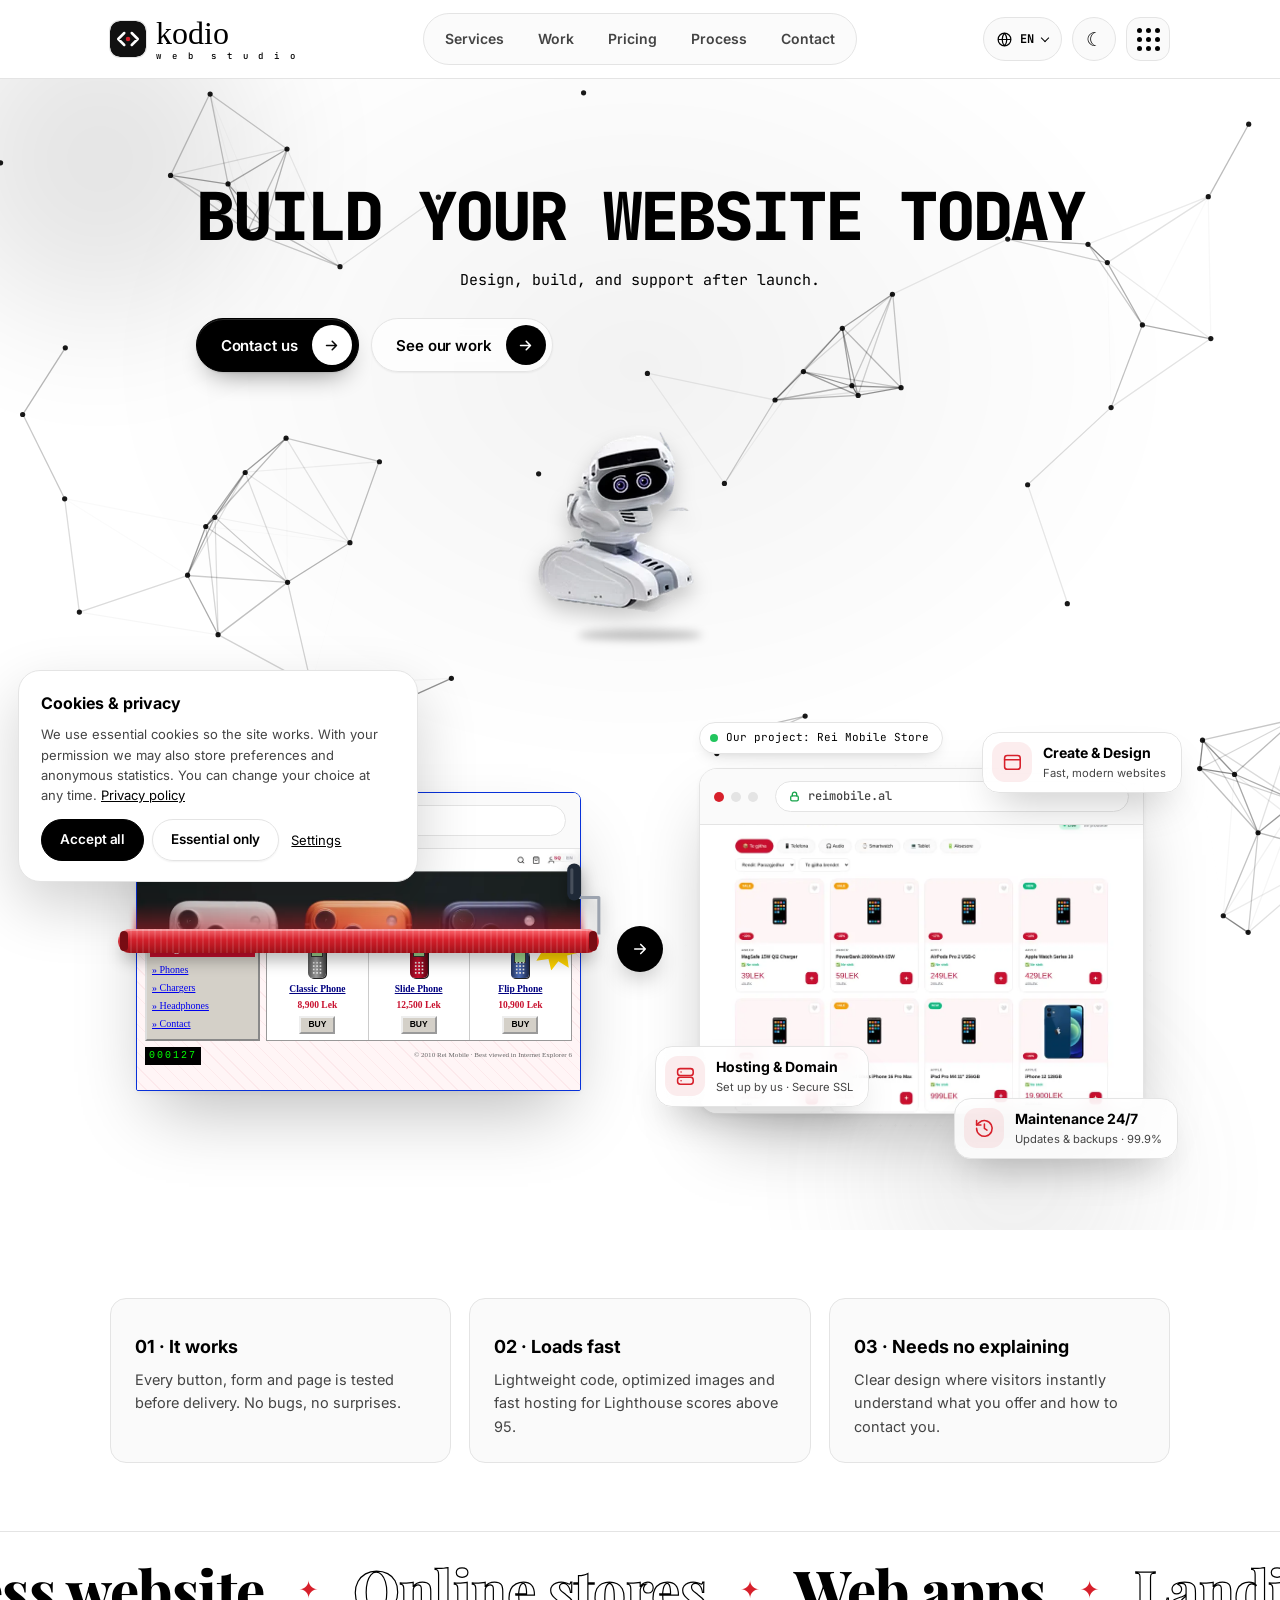
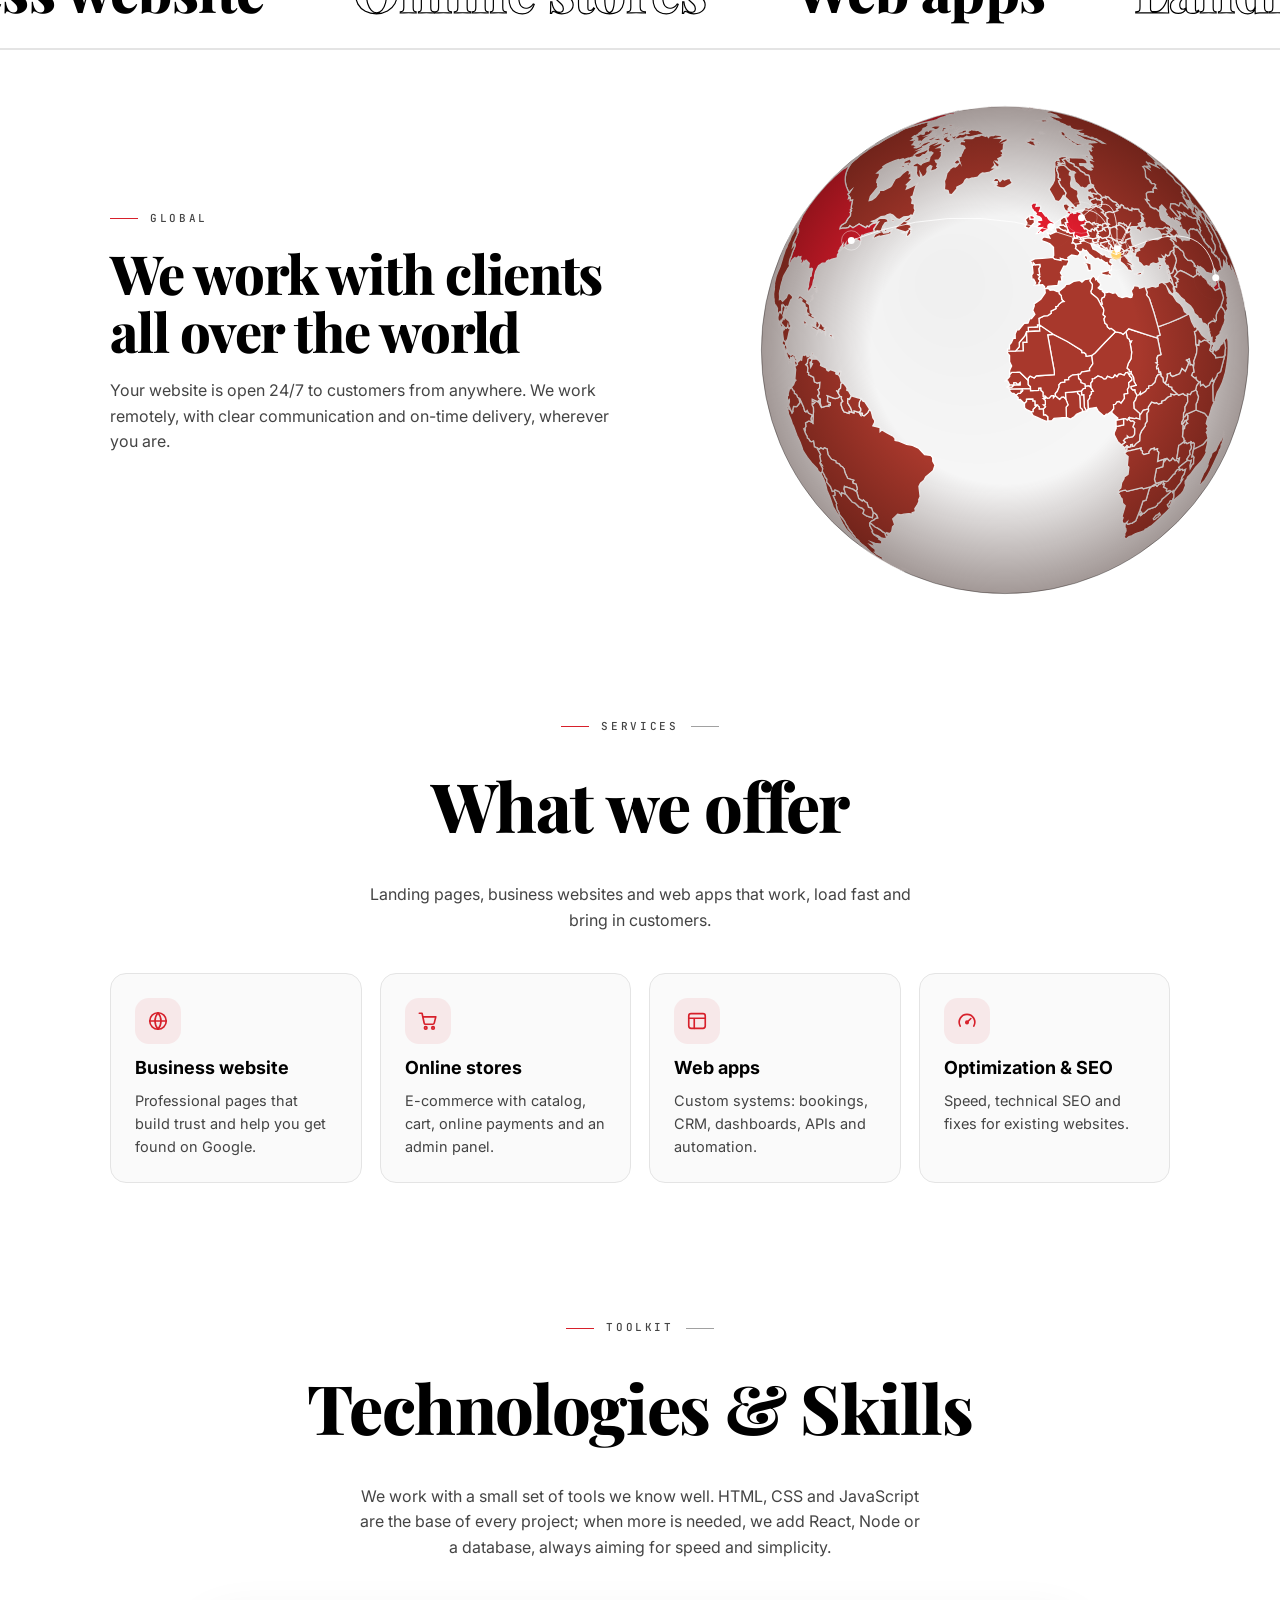
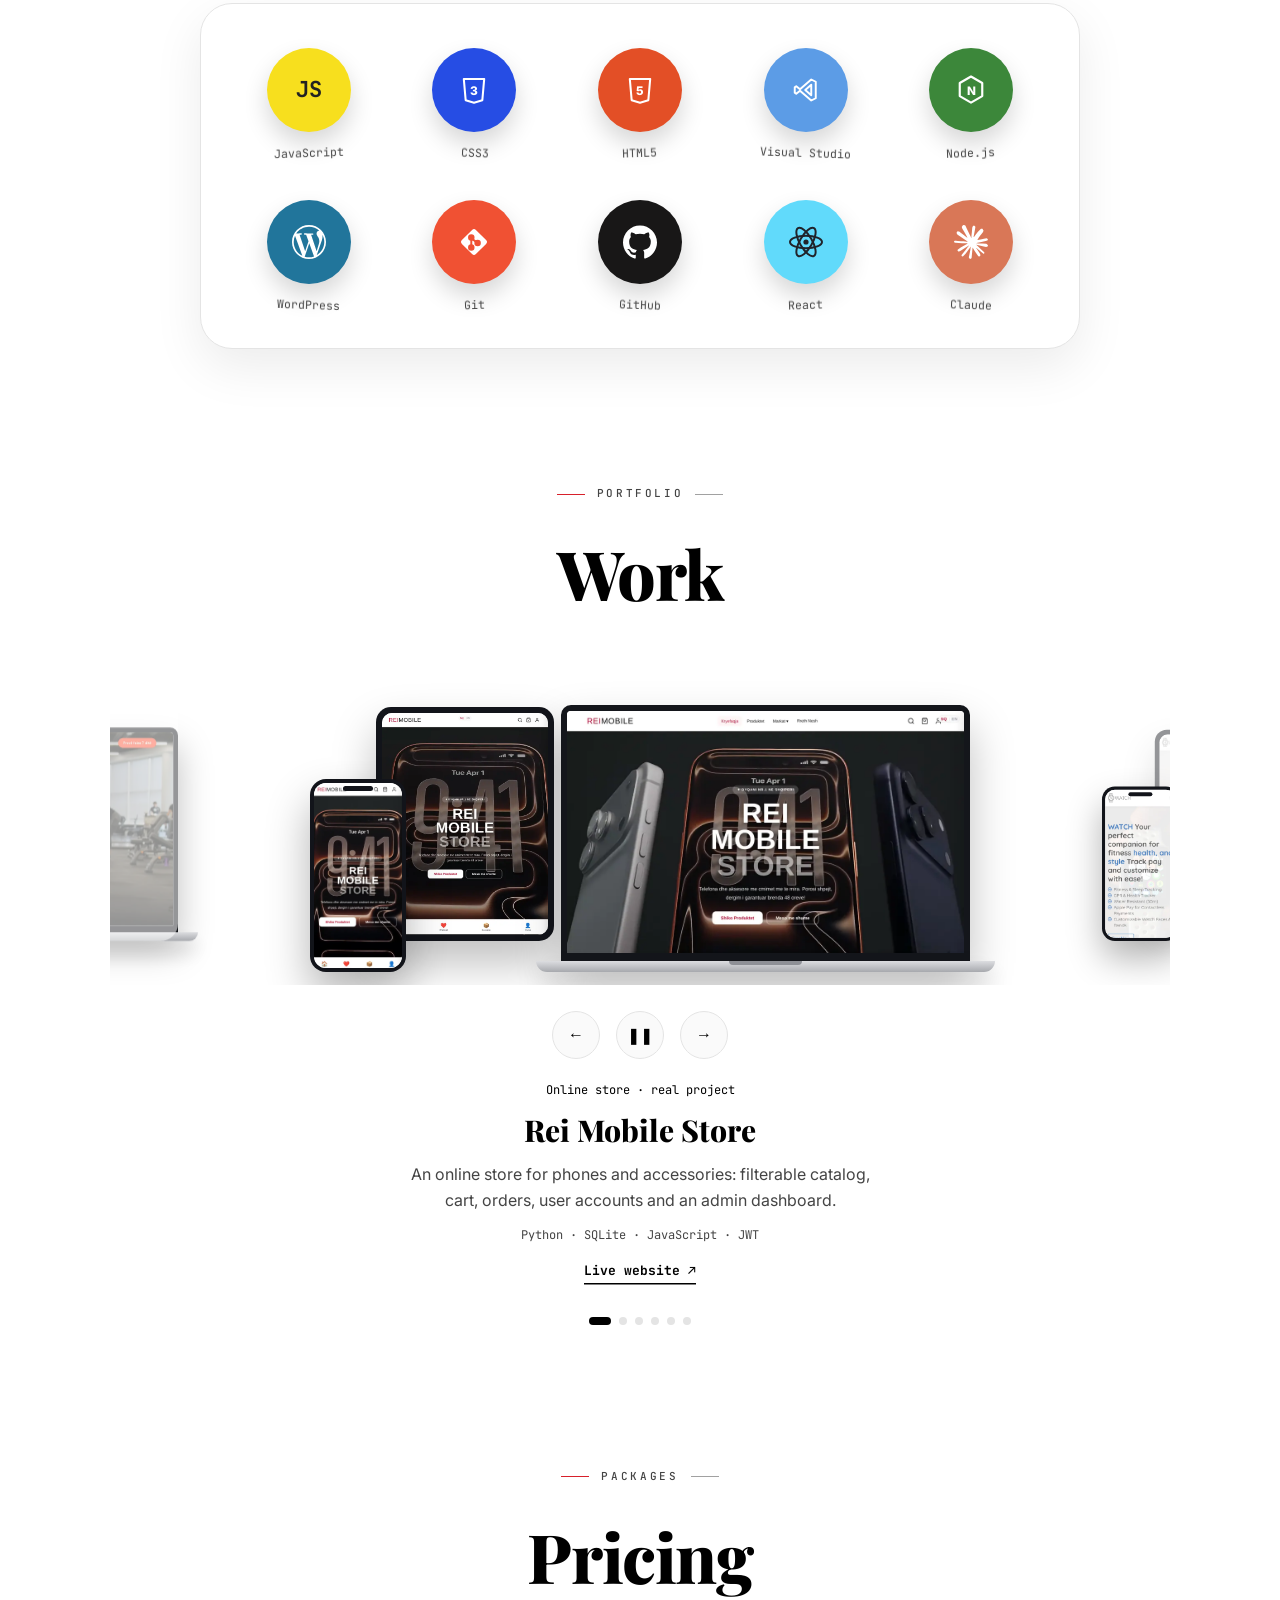
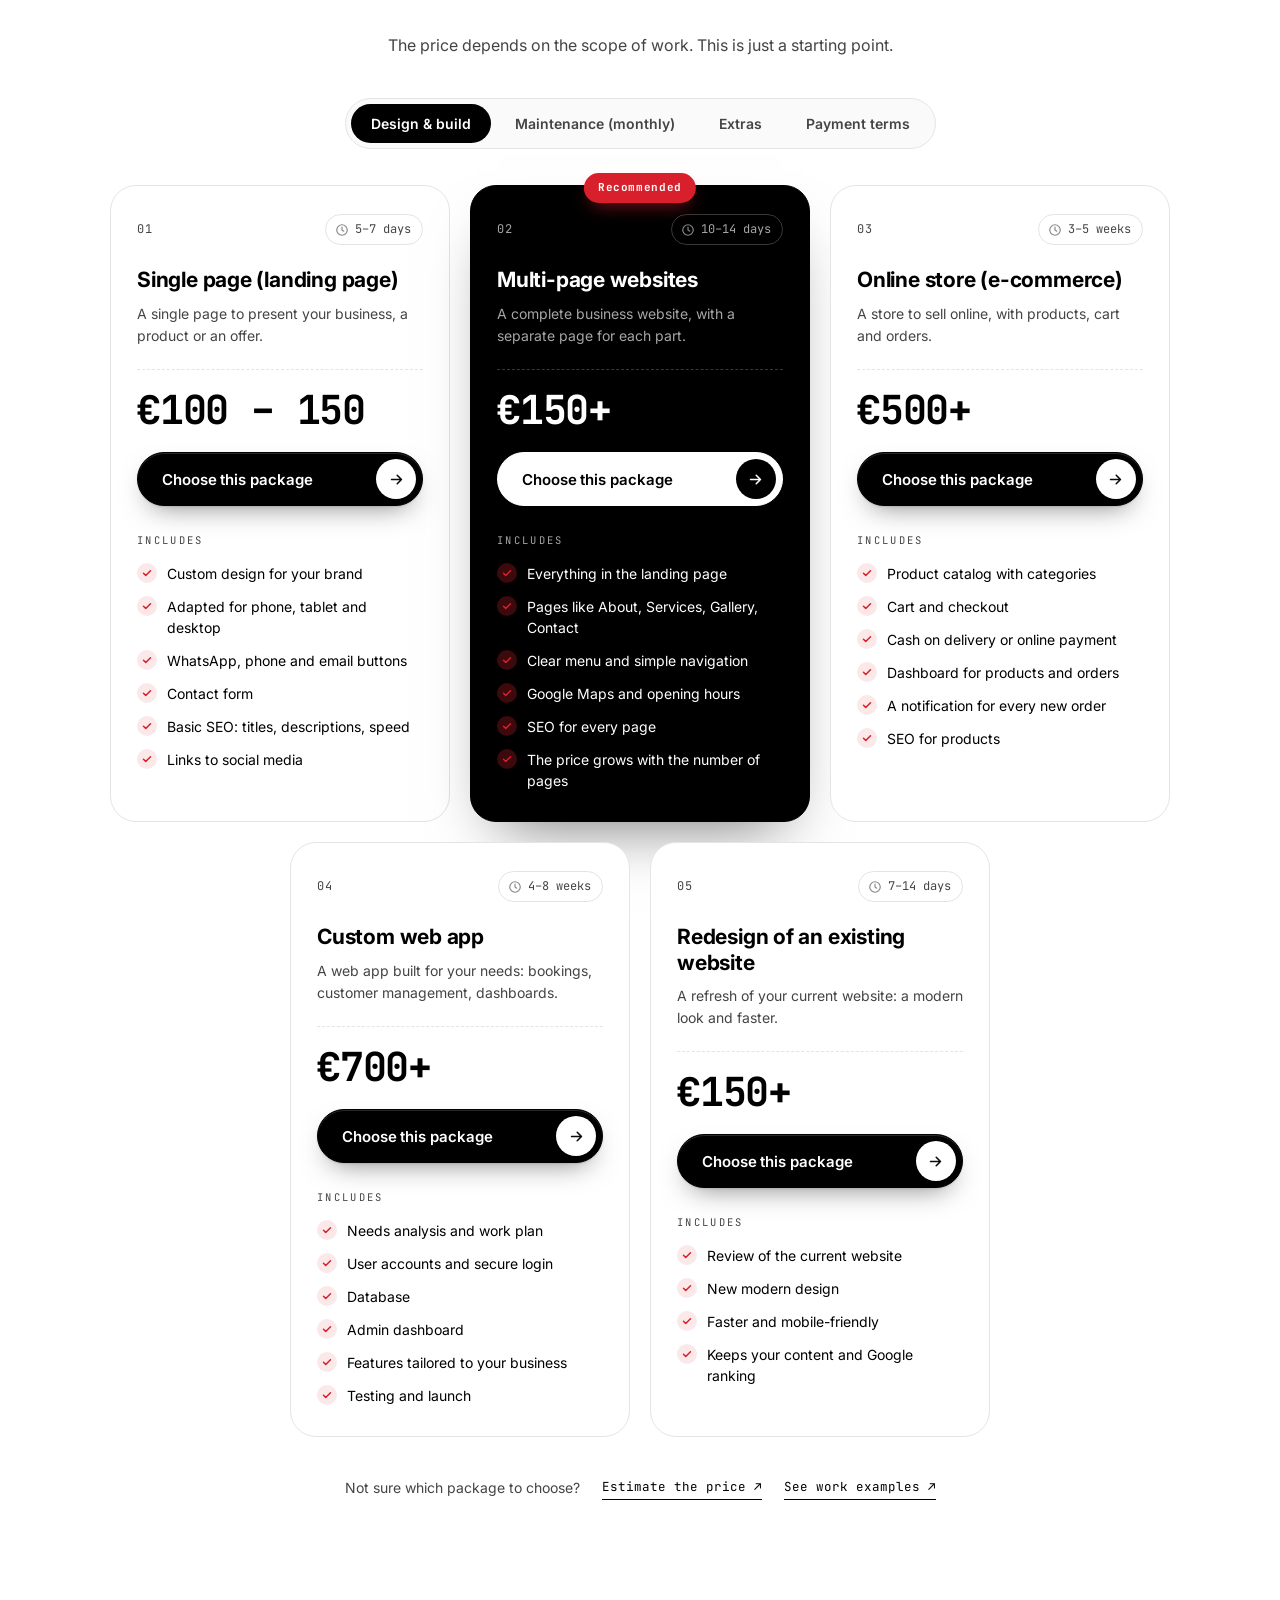
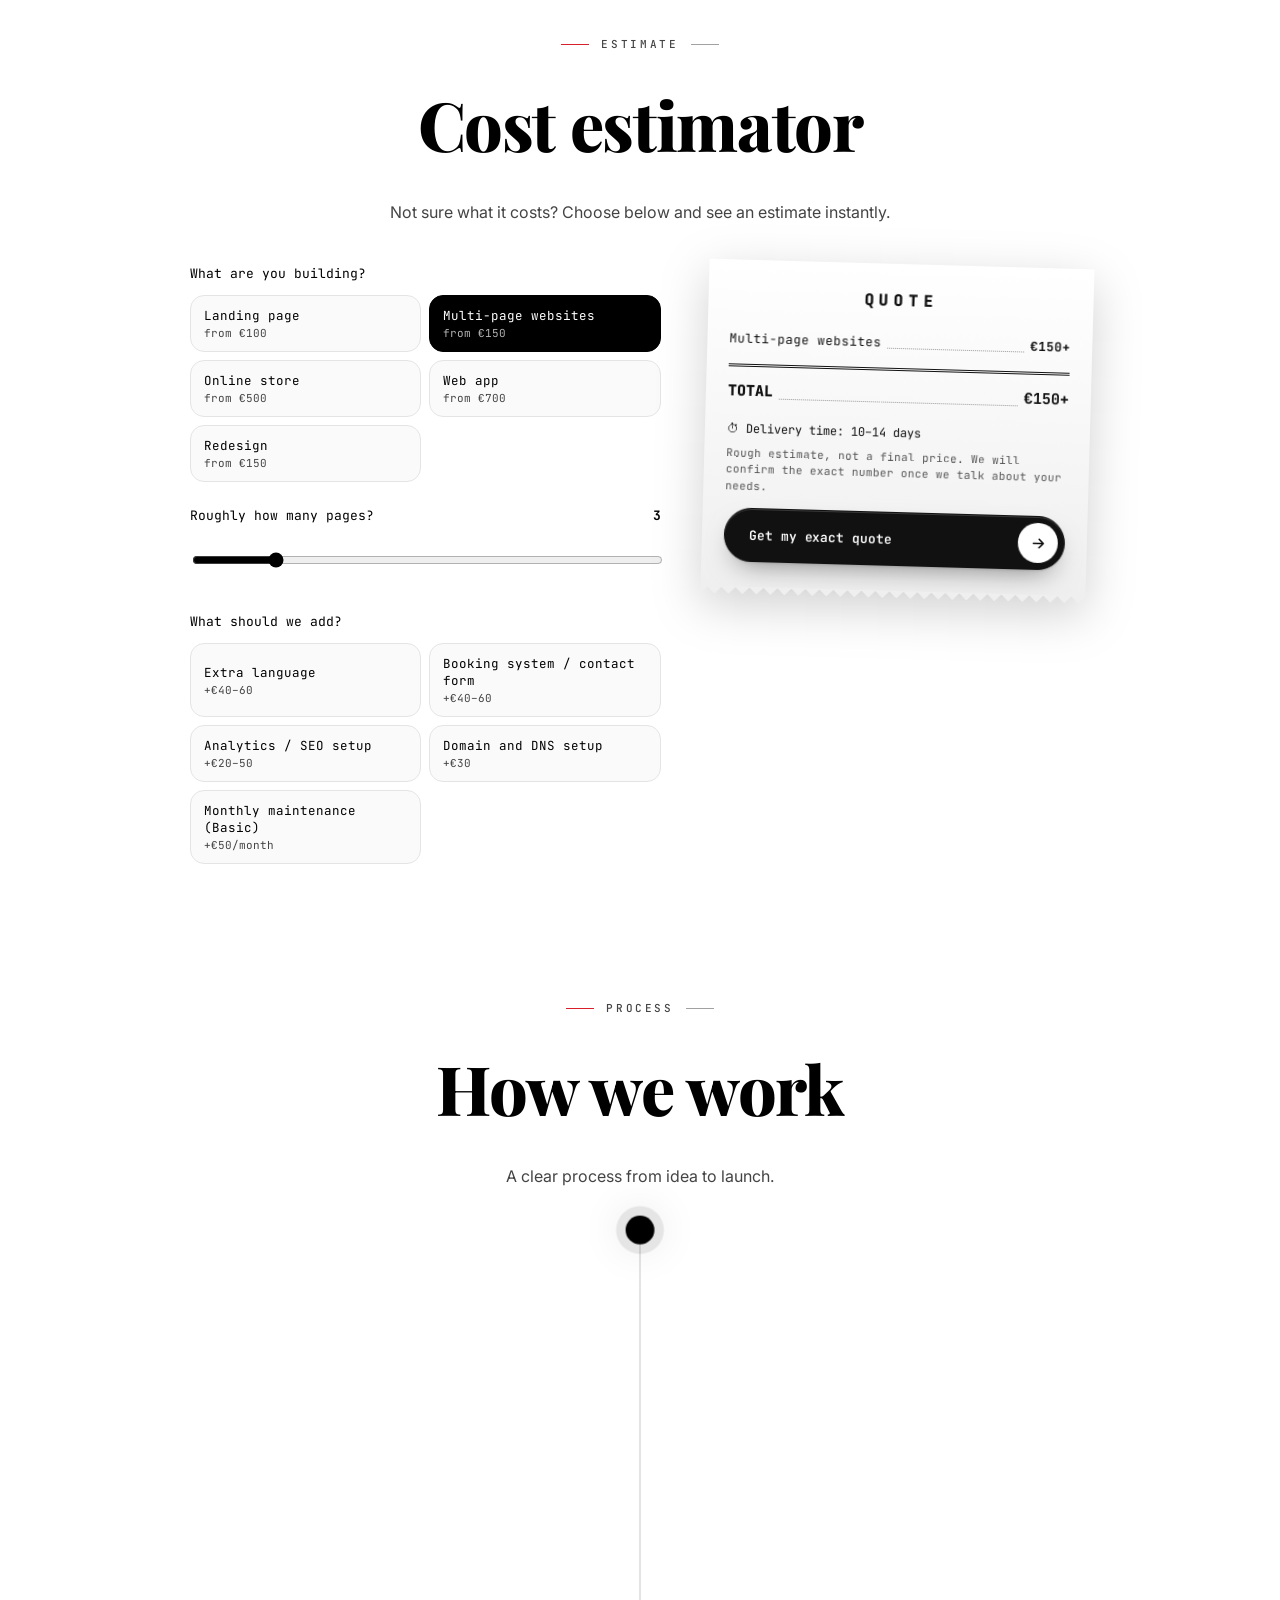
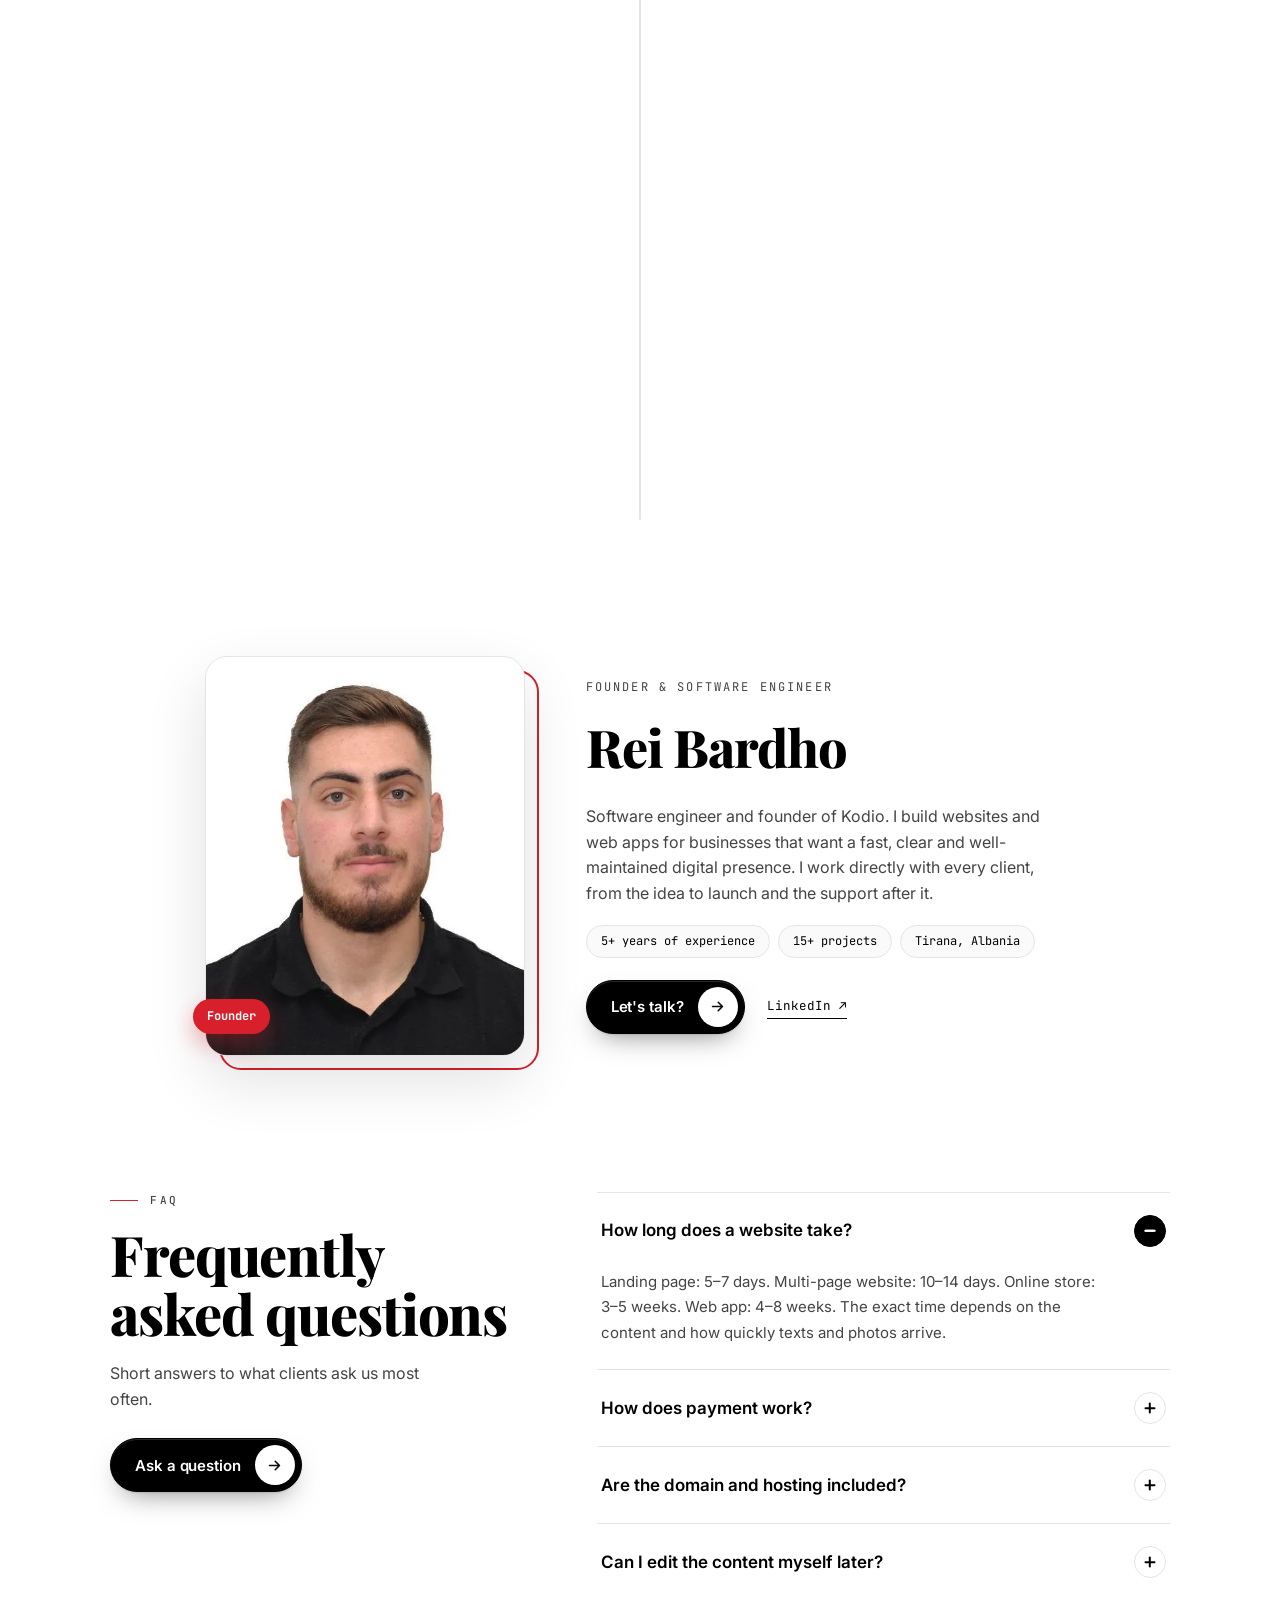
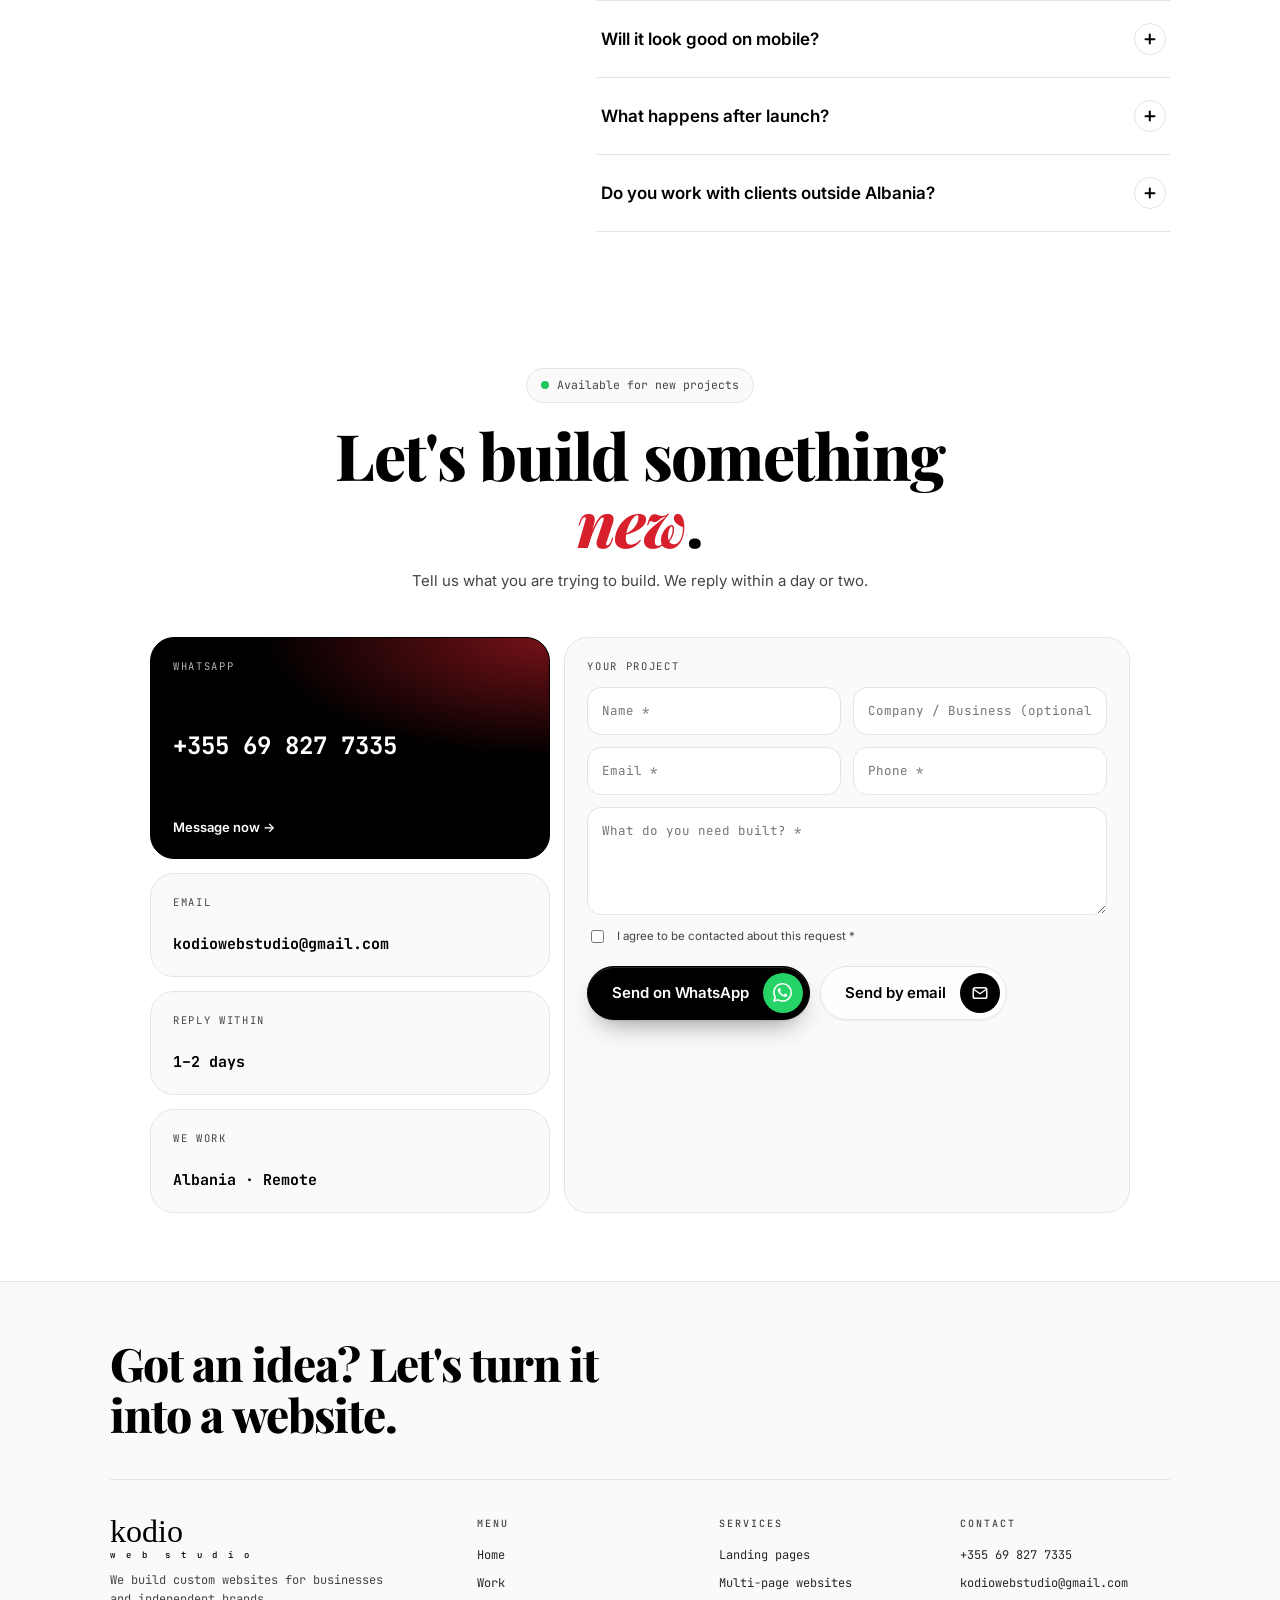
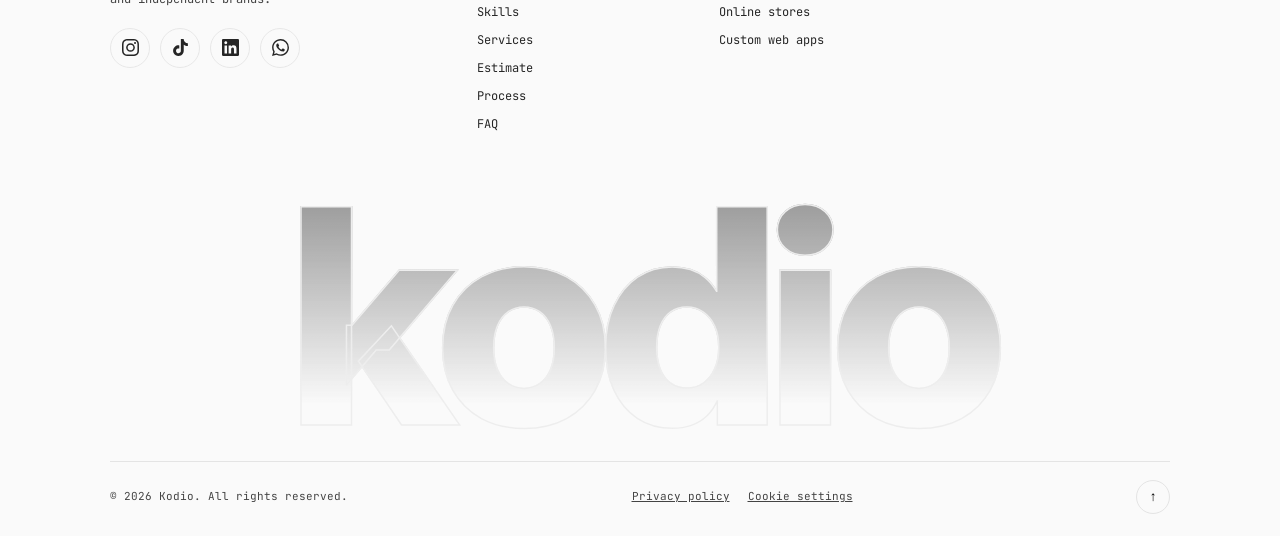
<file: kodio/index.html>
<!doctype html>
<html lang="sq">
  <head>
    <meta charset="utf-8" />
    <meta name="viewport" content="width=device-width, initial-scale=1, viewport-fit=cover" />
    <meta
      name="description"
      content="Kodio Web Studio: website, dyqane online dhe aplikacione web të personalizuara për biznese. Dizajn, ndërtim dhe mbështetje pas publikimit."
    />
    <link
      rel="icon"
      href="data:image/svg+xml,%3Csvg xmlns='http://www.w3.org/2000/svg' viewBox='0 0 48 48'%3E%3Crect width='48' height='48' rx='13' fill='%23111'/%3E%3Cpath d='M19 16l-8 8 8 8M29 16l8 8-8 8' fill='none' stroke='%23fff' stroke-width='3.4' stroke-linecap='round' stroke-linejoin='round'/%3E%3Ccircle cx='24' cy='24' r='3' fill='%23d7202b'/%3E%3C/svg%3E"
    />
    <meta name="theme-color" content="#ffffff" media="(prefers-color-scheme: light)" />
    <meta name="theme-color" content="#0a0a0a" media="(prefers-color-scheme: dark)" />
    <!-- Adresa zyrtare. Nëse ndryshon domain-i, ndrysho https://kodiowebstudio.com këtu, te sitemap.xml, robots.txt dhe CNAME. -->
    <link rel="canonical" href="https://kodiowebstudio.com/" />
    <meta property="og:url" content="https://kodiowebstudio.com/" />
    <meta property="og:type" content="website" />
    <meta property="og:site_name" content="Kodio Web Studio" />
    <meta property="og:title" content="Kodio Web Studio – Ndërto website-in tënd sot" />
    <meta
      property="og:description"
      content="Website, dyqane online dhe aplikacione web për biznese. Dizajn, ndërtim dhe mbështetje pas publikimit."
    />
    <meta property="og:image" content="https://kodiowebstudio.com/assets/images/og-cover.jpg" />
    <meta property="og:image:width" content="1200" />
    <meta property="og:image:height" content="630" />
    <meta property="og:locale" content="sq_AL" />
    <meta property="og:locale:alternate" content="en_US" />
    <meta name="twitter:card" content="summary_large_image" />
    <meta name="twitter:image" content="https://kodiowebstudio.com/assets/images/og-cover.jpg" />
    <link rel="apple-touch-icon" href="assets/images/apple-touch-icon.png" />
    <script type="application/ld+json">
      {
        "@context": "https://schema.org",
        "@type": "ProfessionalService",
        "name": "Kodio Web Studio",
        "description": "Website, dyqane online dhe aplikacione web të personalizuara për biznese.",
        "url": "https://kodiowebstudio.com/",
        "image": "https://kodiowebstudio.com/assets/images/og-cover.jpg",
        "telephone": "+355698277335",
        "email": "kodiowebstudio@gmail.com",
        "sameAs": ["https://www.tiktok.com/@kodiowebstudio"],
        "priceRange": "€100 – €700+",
        "areaServed": "Worldwide",
        "address": {
          "@type": "PostalAddress",
          "addressLocality": "Tiranë",
          "addressCountry": "AL"
        },
        "founder": {
          "@type": "Person",
          "name": "Rei Bardho",
          "jobTitle": "Software Engineer",
          "sameAs": ["https://www.linkedin.com/in/rei-bardho-7431a82ab/"]
        }
      }
    </script>
    <script>
      try {
        if (sessionStorage.getItem("kodio_intro"))
          document.documentElement.classList.add("no-intro");
      } catch (e) {}
    </script>
    <title>Kodio – Web & Software Engineering</title>
    <link
      href="https://fonts.googleapis.com/css2?family=Inter:wght@400;500;600;700;800&family=JetBrains+Mono:wght@500;700;800&family=Playfair+Display:wght@700;800&display=swap"
      rel="stylesheet"
    />
    <link rel="stylesheet" href="css/base.css" />
    <link rel="stylesheet" href="css/components.css" />
    <link rel="stylesheet" href="css/header.css" />
    <link rel="stylesheet" href="css/intro.css" />
    <link rel="stylesheet" href="css/hero.css" />
    <link rel="stylesheet" href="css/robot.css" />
    <link rel="stylesheet" href="css/mockup.css" />
    <link rel="stylesheet" href="css/before-after.css" />
    <link rel="stylesheet" href="css/features.css" />
    <link rel="stylesheet" href="css/globe.css" />
    <link rel="stylesheet" href="css/tech.css" />
    <link rel="stylesheet" href="css/projects.css" />
    <link rel="stylesheet" href="css/pricing.css" />
    <link rel="stylesheet" href="css/estimator.css" />
    <link rel="stylesheet" href="css/founder.css" />
    <link rel="stylesheet" href="css/contact.css" />
    <link rel="stylesheet" href="css/footer.css" />
    <link rel="stylesheet" href="css/process.css" />
    <link rel="stylesheet" href="css/trail.css" />
    <link rel="stylesheet" href="css/cookies.css" />
    <link rel="stylesheet" href="css/marquee.css" />
    <link rel="stylesheet" href="css/faq.css" />
    <link rel="stylesheet" href="css/buttons.css" />
    <link rel="stylesheet" href="css/whatsapp-float.css" />
    <link rel="stylesheet" href="css/language.css" />
  </head>
  <body>
    <canvas id="trail" aria-hidden="true"></canvas>
    <div id="intro" aria-hidden="true">
      <div class="ib">
        <div class="im">
          <svg viewBox="0 0 48 48" aria-hidden="true">
            <rect width="48" height="48" rx="13" fill="#111" />
            <path
              d="M19 16l-8 8 8 8M29 16l8 8-8 8"
              fill="none"
              stroke="#fff"
              stroke-width="3.4"
              stroke-linecap="round"
              stroke-linejoin="round"
            />
            <circle cx="24" cy="24" r="3" fill="#d7202b" />
          </svg>
        </div>
        <div class="it">kodio<small>w e b &nbsp;s t u d i o</small></div>
        <div class="ibar"><i></i></div>
      </div>
    </div>

    <header>
      <div class="wrap">
        <nav>
          <a class="logo lh" href="#top"
            ><span class="lm"
              ><svg viewBox="0 0 48 48" aria-hidden="true">
                <rect width="48" height="48" rx="13" fill="#111" />
                <path
                  d="M19 16l-8 8 8 8M29 16l8 8-8 8"
                  fill="none"
                  stroke="#fff"
                  stroke-width="3.4"
                  stroke-linecap="round"
                  stroke-linejoin="round"
                />
                <circle cx="24" cy="24" r="3" fill="#d7202b" /></svg></span
            ><span class="lt">kodio<span class="ls">w e b &nbsp;s t u d i o</span></span></a
          >
          <div class="nl">
            <a href="#sherbimet" data-i="n1">Shërbimet</a><a href="#live" data-i="n3">Punët</a
            ><a href="#cmimet" data-i="n4">Çmimet</a><a href="#procesi" data-i="n5">Procesi</a
            ><a href="#kontakt" data-i="n6">Kontakt</a>
          </div>
          <div class="right">
            <div class="lgw">
              <button
                class="lgb"
                id="lgb"
                type="button"
                aria-haspopup="true"
                aria-expanded="false"
                aria-controls="lgm"
                aria-label="Gjuha / Language"
              >
                <svg viewBox="0 0 24 24" aria-hidden="true">
                  <circle cx="12" cy="12" r="9" />
                  <path d="M3 12h18M12 3a14 14 0 0 1 0 18M12 3a14 14 0 0 0 0 18" />
                </svg>
                <b id="lgc">AL</b><i class="lgv" aria-hidden="true"></i>
              </button>
              <div class="lgm" id="lgm" hidden></div>
            </div>
            <button class="tg" id="th2" aria-label="Tema">☾</button>
            <button
              class="burger"
              id="bg"
              aria-label="Hap menunë"
              aria-expanded="false"
              aria-controls="dr"
            >
              <span></span><span></span><span></span><span></span><span></span><span></span
              ><span></span><span></span><span></span>
            </button>
          </div>
        </nav>
      </div>
    </header>

    <div id="sp"></div>
    <div class="scrim" id="sc"></div>
    <nav class="pop" id="dr" aria-label="Menuja">
      <a href="#live">Punimet</a><a href="#teknologjite">Aftësitë</a><a href="#procesi">Procesi</a
      ><a href="#cmimet">Shërbimet</a><a href="#vleresuesi">Vlerësim</a><a href="#pyetje">Pyetje</a
      ><a href="#founder">Founder</a><a href="#kontakt">Kontakt</a>
    </nav>

    <main id="top">
      <div class="hero">
        <canvas id="cv"></canvas>
        <div class="blob b1"></div>
        <div class="blob b2"></div>
        <div class="wrap">
          <div>
            <h1 data-i="h1">Ndërto <span>Website-in tënd sot</span></h1>
            <p class="lead" data-i="sub">Dizajn, ndërtim dhe mbështetje pas publikimit.</p>
            <div class="cta">
              <a class="btn" data-i="b1" href="#kontakt">Na kontaktoni</a
              ><a class="btn ghost" data-i="b2" href="#live">Shiko punët</a>
            </div>
          </div>
          <div class="bots">
            <div id="fbot" role="button" tabindex="0" aria-label="Robot">
              <div class="fsh"></div>
              <div class="fi">
                <img class="bd" alt="" src="assets/images/robot-body.webp" />
                <div class="hd">
                  <img alt="" src="assets/images/robot-head.webp" /><svg
                    class="he"
                    viewBox="-9 -9 18 18"
                    style="left: 37.1%; top: 67.4%"
                  >
                    <circle r="8.6" fill="#0c0a14" />
                    <path
                      d="M0-2C-2-6-8-4-6 1C-5 4 0 7 0 8C0 7 5 4 6 1C8-4 2-6 0-2Z"
                      transform="translate(0 -.5) scale(.95)"
                      fill="#ff3860"
                    /></svg
                  ><svg class="he" viewBox="-9 -9 18 18" style="left: 52.4%; top: 61.5%">
                    <circle r="8.6" fill="#0c0a14" />
                    <path
                      d="M0-2C-2-6-8-4-6 1C-5 4 0 7 0 8C0 7 5 4 6 1C8-4 2-6 0-2Z"
                      transform="translate(0 -.5) scale(.95)"
                      fill="#ff3860"
                    />
                  </svg>
                </div>
              </div>
            </div>
          </div>
          <div class="ba">
            <div class="old">
              <span class="ba-l"
                ><i></i><span class="bl bl1">Website-i yt i vjetër</span
                ><span class="bl bl2">Duke e rinovuar…</span
                ><span class="bl bl3">I rinovuar për 2026</span></span
              >
              <div class="owrap">
                <div class="ow" aria-hidden="true">
                  <div class="obar">
                    <b>Rei Mobile - Internet Explorer</b><span><i>_</i><i>□</i><i>×</i></span>
                  </div>
                  <div class="oaddr">
                    <span>Adresa</span><em>http://www.reimobile.com/index.html</em><u>Shko</u>
                  </div>
                  <div class="obody">
                    <div class="ohead">
                      <b>REI MOBILE</b><small>Telefona &amp; Aksesorë</small
                      ><span class="onew-badge">NEW!</span>
                    </div>
                    <div class="onav">
                      <a>Kryefaqja</a> | <a>Telefona</a> | <a>Aksesorë</a> | <a>Kontakt</a>
                    </div>
                    <div class="omarq">
                      <span
                        >★ Telefona me çmimet më të mira në qytet!!! ★ Dërgesa në të gjithë
                        Shqipërinë ★</span
                      >
                    </div>
                    <div class="ogrid">
                      <div class="omenu">
                        <b>Kategoritë</b><a>» Telefona</a><a>» Karikues</a><a>» Kufje</a
                        ><a>» Kontakt</a>
                      </div>
                      <div class="oprod">
                        <span class="ostar">OFERTË!!!</span>
                        <div class="ocell">
                          <i class="ophone"></i><b>Telefon Classic</b><em>8.900 Lekë</em><u>BLEJ</u>
                        </div>
                        <div class="ocell">
                          <i class="ophone s"></i><b>Telefon Slide</b><em>12.500 Lekë</em
                          ><u>BLEJ</u>
                        </div>
                        <div class="ocell">
                          <i class="ophone f"></i><b>Telefon Flip</b><em>10.900 Lekë</em><u>BLEJ</u>
                        </div>
                      </div>
                    </div>
                    <div class="ofoot">
                      <span class="ocount">000127</span
                      ><small>© 2010 Rei Mobile · Shihet më mirë me Internet Explorer 6</small>
                    </div>
                  </div>
                  <div class="onew">
                    <div class="wbar">
                      <i></i><i></i><i></i>
                      <div class="url">
                        <svg
                          width="12"
                          height="12"
                          viewBox="0 0 24 24"
                          fill="none"
                          stroke="#16a34a"
                          stroke-width="2.4"
                          stroke-linecap="round"
                          stroke-linejoin="round"
                        >
                          <rect x="5" y="11" width="14" height="9" rx="2.5" />
                          <path d="M8 11V8a4 4 0 0 1 8 0v3" /></svg
                        ><span>reimobile.al</span>
                      </div>
                    </div>
                    <img
                      class="oshot"
                      src="assets/images/projects/rei-home.webp"
                      alt=""
                      width="960"
                      height="1425"
                    />
                  </div>
                </div>
                <div class="roll">
                  <span class="rpaint"></span><span class="rcyl"></span>
                  <svg class="rhandle" viewBox="0 0 70 92" aria-hidden="true">
                    <path
                      d="M62 92V44H30"
                      fill="none"
                      stroke="#9ca3af"
                      stroke-width="4"
                      stroke-linejoin="round"
                    />
                    <rect x="21" y="0" width="18" height="48" rx="9" fill="#1f2937" />
                    <rect x="25" y="6" width="4" height="34" rx="2" fill="#fff" opacity=".18" />
                  </svg>
                </div>
              </div>
            </div>
            <span class="ba-arrow" aria-hidden="true"></span>
            <div class="mk" aria-label="Demo">
              <span class="ba-l ba-new"><i></i><span>Projekti ynë: Rei Mobile Store</span></span>
              <div class="win">
                <div class="wbar">
                  <i></i><i></i><i></i>
                  <div class="url">
                    <svg
                      width="13"
                      height="13"
                      viewBox="0 0 24 24"
                      fill="none"
                      stroke="#16a34a"
                      stroke-width="2.4"
                      stroke-linecap="round"
                      stroke-linejoin="round"
                    >
                      <rect x="5" y="11" width="14" height="9" rx="2.5" />
                      <path d="M8 11V8a4 4 0 0 1 8 0v3" /></svg
                    ><span id="murl">yourbusiness.al</span>
                  </div>
                </div>
                <div class="wshots" id="wshots">
                  <img
                    class="on"
                    src="assets/images/projects/rei-home.webp"
                    data-url="reimobile.al"
                    alt="Rei Mobile Store – kryefaqja"
                    width="960"
                    height="1425"
                  />
                  <img
                    src="assets/images/projects/rei-products.webp"
                    data-url="reimobile.al/produktet"
                    alt="Rei Mobile Store – produktet"
                    width="960"
                    height="1830"
                    loading="lazy"
                  />
                  <img
                    src="assets/images/projects/rei-offer.webp"
                    data-url="reimobile.al/oferta"
                    alt="Rei Mobile Store – oferta"
                    width="960"
                    height="1462"
                    loading="lazy"
                  />
                  <img
                    src="assets/images/projects/rei-about.webp"
                    data-url="reimobile.al/rreth"
                    alt="Rei Mobile Store – rreth nesh"
                    width="960"
                    height="1725"
                    loading="lazy"
                  />
                </div>
              </div>
              <div class="fc c1">
                <div class="ic">
                  <svg viewBox="0 0 24 24">
                    <rect x="3" y="4" width="18" height="16" rx="3" />
                    <path d="M3 9h18" />
                  </svg>
                </div>
                <div><b>Krijim & Dizajn</b><small>Website të shpejta dhe moderne</small></div>
              </div>
              <div class="fc c2">
                <div class="ic">
                  <svg viewBox="0 0 24 24">
                    <rect x="3" y="3" width="18" height="8" rx="3" />
                    <rect x="3" y="13" width="18" height="8" rx="3" />
                    <path d="M7 7h.01M7 17h.01" />
                  </svg>
                </div>
                <div>
                  <b>Hosting &amp; Domain</b><small>I konfigurojmë ne · SSL i sigurt</small>
                </div>
              </div>
              <div class="fc c3">
                <div class="ic">
                  <svg viewBox="0 0 24 24">
                    <path d="M3 12a9 9 0 1 0 3-6.7L3 8" />
                    <path d="M3 3v5h5" />
                    <path d="M12 7v5l3 2" />
                  </svg>
                </div>
                <div><b>Mirëmbajtje 24/7</b><small>Përditësime & backup · 99.9%</small></div>
              </div>
            </div>
          </div>
        </div>
      </div>

      <section aria-labelledby="pse">
        <div class="wrap rv">
          <h2 class="sr" id="pse">Pse Kodio</h2>
          <div class="grid">
            <div class="card">
              <h3>01 · Punon</h3>
              <p>Çdo buton, formular dhe faqe testohet para dorëzimit. Pa gabime, pa surpriza.</p>
            </div>
            <div class="card">
              <h3>02 · Ngarkohet shpejt</h3>
              <p>
                Kod i lehtë, imazhe të optimizuara dhe hosting i shpejtë, për rezultate Lighthouse
                mbi 95.
              </p>
            </div>
            <div class="card">
              <h3>03 · Nuk ka nevojë për shpjegim</h3>
              <p>
                Dizajn i qartë ku vizitori kupton menjëherë çfarë ofron dhe si të të kontaktojë.
              </p>
            </div>
          </div>
        </div>
      </section>

      <div class="mq" aria-label="Shërbimet">
        <div class="mq-t" id="mqt">
          <div class="mq-g">
            <span>Website biznesi</span><i>✦</i><span>Dyqane online</span><i>✦</i
            ><span>Aplikacione web</span><i>✦</i><span>Landing pages</span><i>✦</i
            ><span>Optimizim &amp; SEO</span><i>✦</i><span>Ridizajnim</span><i>✦</i
            ><span>Mirëmbajtje</span><i>✦</i>
          </div>
          <div class="mq-g" aria-hidden="true">
            <span>Website biznesi</span><i>✦</i><span>Dyqane online</span><i>✦</i
            ><span>Aplikacione web</span><i>✦</i><span>Landing pages</span><i>✦</i
            ><span>Optimizim &amp; SEO</span><i>✦</i><span>Ridizajnim</span><i>✦</i
            ><span>Mirëmbajtje</span><i>✦</i>
          </div>
        </div>
      </div>

      <section class="world" id="global">
        <div class="wrap">
          <div class="rv">
            <span class="eyb">Global</span>
            <h2 class="serif">Punojmë me klientë kudo në botë</h2>
            <p class="sub">
              Websiti yt është i hapur 24/7 për klientë nga çdo vend. Punojmë në distancë, me
              komunikim të qartë dhe dorëzim në kohë, pavarësisht ku je.
            </p>
          </div>
          <div class="gbox"><canvas id="gl" aria-label="Globi që rrotullohet"></canvas></div>
        </div>
      </section>

      <section id="sherbimet">
        <div class="wrap rv">
          <span class="eyb">Shërbimet</span>
          <h2 class="serif">Çfarë ofrojmë</h2>
          <p class="tkp">
            Landing page, website biznesi dhe aplikacione web që funksionojnë, ngarkohen shpejt dhe
            sjellin klientë.
          </p>
          <div class="grid">
            <div class="card">
              <div class="ico">
                <svg
                  viewBox="0 0 24 24"
                  fill="none"
                  stroke="currentColor"
                  stroke-width="1.8"
                  stroke-linecap="round"
                  stroke-linejoin="round"
                  aria-hidden="true"
                >
                  <circle cx="12" cy="12" r="9" />
                  <path d="M3 12h18M12 3a14 14 0 0 1 0 18M12 3a14 14 0 0 0 0 18" />
                </svg>
              </div>
              <h3>Website biznesi</h3>
              <p>Faqe profesionale që ndërtojnë besim dhe të bëjnë të gjendesh në Google.</p>
            </div>
            <div class="card">
              <div class="ico">
                <svg
                  viewBox="0 0 24 24"
                  fill="none"
                  stroke="currentColor"
                  stroke-width="1.8"
                  stroke-linecap="round"
                  stroke-linejoin="round"
                  aria-hidden="true"
                >
                  <circle cx="9.5" cy="19.5" r="1.4" />
                  <circle cx="17.5" cy="19.5" r="1.4" />
                  <path
                    d="M2.5 3.5h3l2.3 10.7a1.6 1.6 0 0 0 1.6 1.3h7.9a1.6 1.6 0 0 0 1.5-1.2L20.5 7.5H6.3"
                  />
                </svg>
              </div>
              <h3>Dyqane online</h3>
              <p>E-commerce me katalog, shportë, pagesa online dhe panel administrimi.</p>
            </div>
            <div class="card">
              <div class="ico">
                <svg
                  viewBox="0 0 24 24"
                  fill="none"
                  stroke="currentColor"
                  stroke-width="1.8"
                  stroke-linecap="round"
                  stroke-linejoin="round"
                  aria-hidden="true"
                >
                  <rect x="3" y="4" width="18" height="16" rx="2.5" />
                  <path d="M3 9h18M9 9v11" />
                </svg>
              </div>
              <h3>Aplikacione web</h3>
              <p>Sisteme në masë: rezervime, CRM, dashboard, API dhe automatizime.</p>
            </div>
            <div class="card">
              <div class="ico">
                <svg
                  viewBox="0 0 24 24"
                  fill="none"
                  stroke="currentColor"
                  stroke-width="1.8"
                  stroke-linecap="round"
                  stroke-linejoin="round"
                  aria-hidden="true"
                >
                  <path d="M4.6 17.5a8.5 8.5 0 1 1 14.8 0" />
                  <path d="M12 13.5l4.2-4.2" />
                  <circle cx="12" cy="13.5" r="1.3" />
                </svg>
              </div>
              <h3>Optimizim &amp; SEO</h3>
              <p>Shpejtësi, SEO teknik dhe rregullim i website-ve ekzistues.</p>
            </div>
          </div>
        </div>
      </section>

      <section id="teknologjite">
        <div class="wrap">
          <span class="eyb">Mjetet</span>
          <h2 class="serif">Teknologjitë &amp; Aftësitë</h2>
          <p class="tkp">
            Punojmë me një grup të vogël mjetesh që i njohim mirë. HTML, CSS dhe JavaScript janë
            baza e çdo projekti; kur duhet më shumë, shtojmë React, Node ose një bazë të dhënash,
            gjithmonë me synim shpejtësinë dhe thjeshtësinë.
          </p>
          <div class="tkx" id="tkx">
            <div class="tkg" id="tkg">
              <div class="tk">
                <div class="tkw">
                  <div class="tc" style="background: #f7df1e">
                    <b
                      style="
                        color: #222;
                        font-size: 22px;
                        font-family:
                          JetBrains Mono,
                          monospace;
                      "
                      >JS</b
                    >
                  </div>
                </div>
                <span>JavaScript</span>
              </div>
              <div class="tk">
                <div class="tkw">
                  <div class="tc" style="background: #264de4">
                    <svg viewBox="0 0 40 40" width="34">
                      <path
                        d="M8 7l2.2 25L20 35l9.8-3L32 7z"
                        fill="none"
                        stroke="#fff"
                        stroke-width="2.4"
                        stroke-linejoin="round"
                      />
                      <text
                        x="20"
                        y="26"
                        text-anchor="middle"
                        font-size="14"
                        font-weight="800"
                        fill="#fff"
                        font-family="Inter,sans-serif"
                      >
                        3
                      </text>
                    </svg>
                  </div>
                </div>
                <span>CSS3</span>
              </div>
              <div class="tk">
                <div class="tkw">
                  <div class="tc" style="background: #e34f26">
                    <svg viewBox="0 0 40 40" width="34">
                      <path
                        d="M8 7l2.2 25L20 35l9.8-3L32 7z"
                        fill="none"
                        stroke="#fff"
                        stroke-width="2.4"
                        stroke-linejoin="round"
                      />
                      <text
                        x="20"
                        y="26"
                        text-anchor="middle"
                        font-size="14"
                        font-weight="800"
                        fill="#fff"
                        font-family="Inter,sans-serif"
                      >
                        5
                      </text>
                    </svg>
                  </div>
                </div>
                <span>HTML5</span>
              </div>
              <div class="tk">
                <div class="tkw">
                  <div class="tc" style="background: #5c9ce6">
                    <svg
                      viewBox="0 0 40 40"
                      width="30"
                      fill="none"
                      stroke="#fff"
                      stroke-width="2.6"
                      stroke-linejoin="round"
                      stroke-linecap="round"
                    >
                      <path d="M27 6 12 19 7 15 5 16.5v7L7 25l5-4 15 13 6-3V9z" />
                      <path d="M27 13v14l-8-7z" />
                    </svg>
                  </div>
                </div>
                <span>Visual Studio</span>
              </div>
              <div class="tk">
                <div class="tkw">
                  <div class="tc" style="background: #3c873a">
                    <svg viewBox="0 0 40 40" width="36">
                      <path
                        d="M20 5l12.5 7.2v14.6L20 34 7.5 26.8V12.2z"
                        fill="none"
                        stroke="#fff"
                        stroke-width="2.4"
                        stroke-linejoin="round"
                      />
                      <text
                        x="20"
                        y="25"
                        text-anchor="middle"
                        font-size="13"
                        font-weight="800"
                        fill="#fff"
                        font-family="Inter,sans-serif"
                      >
                        N
                      </text>
                    </svg>
                  </div>
                </div>
                <span>Node.js</span>
              </div>
              <div class="tk">
                <div class="tkw">
                  <div class="tc" style="background: #21759b">
                    <svg viewBox="0 0 24 24" width="34" fill="#fff">
                      <path
                        d="M21.469 6.825c.84 1.537 1.318 3.3 1.318 5.175 0 3.979-2.156 7.456-5.363 9.325l3.295-9.527c.615-1.54.82-2.771.82-3.864 0-.405-.026-.78-.07-1.11m-7.981.105c.647-.03 1.232-.105 1.232-.105.582-.075.514-.93-.067-.899 0 0-1.755.135-2.88.135-1.064 0-2.85-.15-2.85-.15-.585-.03-.661.855-.075.885 0 0 .54.061 1.125.09l1.68 4.605-2.37 7.08L5.354 6.9c.649-.03 1.234-.1 1.234-.1.585-.075.516-.93-.065-.896 0 0-1.746.138-2.874.138-.2 0-.438-.008-.69-.015C4.911 3.15 8.235 1.215 12 1.215c2.809 0 5.365 1.072 7.286 2.833-.046-.003-.091-.009-.141-.009-1.06 0-1.812.923-1.812 1.914 0 .89.513 1.643 1.06 2.531.411.72.89 1.643.89 2.977 0 .915-.354 1.994-.821 3.479l-1.075 3.585-3.9-11.61.001.014zM12 22.784c-1.059 0-2.081-.153-3.048-.437l3.237-9.406 3.315 9.087c.024.053.05.101.078.149-1.12.393-2.325.609-3.582.609M1.211 12c0-1.564.336-3.05.935-4.39L7.29 21.709C3.694 19.96 1.212 16.271 1.211 12M12 0C5.385 0 0 5.385 0 12s5.385 12 12 12 12-5.385 12-12S18.615 0 12 0"
                      />
                    </svg>
                  </div>
                </div>
                <span>WordPress</span>
              </div>
              <div class="tk">
                <div class="tkw">
                  <div class="tc" style="background: #f05133">
                    <svg viewBox="0 0 40 40" width="36">
                      <rect
                        x="9"
                        y="9"
                        width="22"
                        height="22"
                        rx="3"
                        transform="rotate(45 20 20)"
                        fill="#fff"
                      />
                      <g stroke="#f05133" stroke-width="2.2" fill="#f05133">
                        <path d="M17 15v11M17 16l7 5" fill="none" />
                        <circle cx="17" cy="15" r="2.5" />
                        <circle cx="17" cy="26" r="2.5" />
                        <circle cx="24" cy="21" r="2.5" />
                      </g>
                    </svg>
                  </div>
                </div>
                <span>Git</span>
              </div>
              <div class="tk">
                <div class="tkw">
                  <div class="tc" style="background: #181717">
                    <svg viewBox="0 0 24 24" width="34" fill="#fff">
                      <path
                        d="M12 .297c-6.63 0-12 5.373-12 12 0 5.303 3.438 9.8 8.205 11.385.6.113.82-.258.82-.577 0-.285-.01-1.04-.015-2.04-3.338.724-4.042-1.61-4.042-1.61C4.422 18.07 3.633 17.7 3.633 17.7c-1.087-.744.084-.729.084-.729 1.205.084 1.838 1.236 1.838 1.236 1.07 1.835 2.809 1.305 3.495.998.108-.776.417-1.305.76-1.605-2.665-.3-5.466-1.332-5.466-5.93 0-1.31.465-2.38 1.235-3.22-.135-.303-.54-1.523.105-3.176 0 0 1.005-.322 3.3 1.23.96-.267 1.98-.399 3-.405 1.02.006 2.04.138 3 .405 2.28-1.552 3.285-1.23 3.285-1.23.645 1.653.24 2.873.12 3.176.765.84 1.23 1.91 1.23 3.22 0 4.61-2.805 5.625-5.475 5.92.42.36.81 1.096.81 2.22 0 1.606-.015 2.896-.015 3.286 0 .315.21.69.825.57C20.565 22.092 24 17.592 24 12.297c0-6.627-5.373-12-12-12"
                      />
                    </svg>
                  </div>
                </div>
                <span>GitHub</span>
              </div>
              <div class="tk">
                <div class="tkw">
                  <div class="tc" style="background: #61dafb">
                    <svg viewBox="0 0 40 40" width="40">
                      <g fill="none" stroke="#20232a" stroke-width="2">
                        <ellipse cx="20" cy="20" rx="16" ry="6.2" />
                        <ellipse cx="20" cy="20" rx="16" ry="6.2" transform="rotate(60 20 20)" />
                        <ellipse cx="20" cy="20" rx="16" ry="6.2" transform="rotate(120 20 20)" />
                      </g>
                      <circle cx="20" cy="20" r="2.6" fill="#20232a" />
                    </svg>
                  </div>
                </div>
                <span>React</span>
              </div>
              <div class="tk">
                <div class="tkw">
                  <div class="tc" style="background: #d97757">
                    <svg viewBox="0 0 24 24" width="34" fill="#fff">
                      <path
                        d="m4.7144 15.9555 4.7174-2.6471.079-.2307-.079-.1275h-.2307l-.7893-.0486-2.6956-.0729-2.3375-.0971-2.2646-.1214-.5707-.1215-.5343-.7042.0546-.3522.4797-.3218.686.0608 1.5179.1032 2.2767.1578 1.6514.0972 2.4468.255h.3886l.0546-.1579-.1336-.0971-.1032-.0972L6.973 9.8356l-2.55-1.6879-1.3356-.9714-.7225-.4918-.3643-.4614-.1578-1.0078.6557-.7225.8803.0607.2246.0607.8925.686 1.9064 1.4754 2.4893 1.8336.3643.3035.1457-.1032.0182-.0728-.164-.2733-1.3539-2.4467-1.445-2.4893-.6435-1.032-.17-.6194c-.0607-.255-.1032-.4674-.1032-.7285L6.287.1335 6.6997 0l.9957.1336.419.3642.6192 1.4147 1.0018 2.2282 1.5543 3.0296.4553.8985.2429.8318.091.255h.1579v-.1457l.1275-1.706.2368-2.0947.2307-2.6957.0789-.7589.3764-.9107.7468-.4918.5828.2793.4797.686-.0668.4433-.2853 1.8517-.5586 2.9021-.3643 1.9429h.2125l.2429-.2429.9835-1.3053 1.6514-2.0643.7286-.8196.85-.9046.5464-.4311h1.0321l.759 1.1293-.34 1.1657-1.0625 1.3478-.8804 1.1414-1.2628 1.7-.7893 1.36.0729.1093.1882-.0183 2.8535-.607 1.5421-.2794 1.8396-.3157.8318.3886.091.3946-.3278.8075-1.967.4857-2.3072.4614-3.4364.8136-.0425.0304.0486.0607 1.5482.1457.6618.0364h1.621l3.0175.2247.7892.522.4736.6376-.079.4857-1.2142.6193-1.6393-.3886-3.825-.9107-1.3113-.3279h-.1822v.1093l1.0929 1.0686 2.0035 1.8092 2.5075 2.3314.1275.5768-.3218.4554-.34-.0486-2.2039-1.6575-.85-.7468-1.9246-1.621h-.1275v.17l.4432.6496 2.3436 3.5214.1214 1.0807-.17.3521-.6071.2125-.6679-.1214-1.3721-1.9246L14.38 17.959l-1.1414-1.9428-.1397.079-.674 7.2552-.3156.3703-.7286.2793-.6071-.4614-.3218-.7468.3218-1.4753.3886-1.9246.3157-1.53.2853-1.9004.17-.6314-.0121-.0425-.1397.0182-1.4328 1.9672-2.1796 2.9446-1.7243 1.8456-.4128.164-.7164-.3704.0667-.6618.4008-.5889 2.386-3.0357 1.4389-1.882.929-1.0868-.0062-.1579h-.0546l-6.3385 4.1164-1.1293.1457-.4857-.4554.0608-.7467.2307-.2429 1.9064-1.3114Z"
                      />
                    </svg>
                  </div>
                </div>
                <span>Claude</span>
              </div>
            </div>
          </div>
        </div>
      </section>

      <section id="live" class="pun">
        <div class="wrap">
          <span class="eyb">Portofoli</span>
          <h2 class="serif">Punimet</h2>
          <div class="cstage" id="cs"></div>
          <div class="cctl">
            <button class="cb" id="cpv" aria-label="Mbrapa">←</button
            ><button class="cb" id="cpp" aria-label="Luaj ose pusho">❚❚</button
            ><button class="cb" id="cnx" aria-label="Para">→</button>
          </div>
          <div class="ctx">
            <div class="ct" id="ct"></div>
            <h3 class="ctt" id="ctt"></h3>
            <p id="cdd"></p>
            <div class="ctk" id="ctk"></div>
            <a class="lk" href="#" id="cvl">Website live ↗</a>
          </div>
          <div class="cd" id="cd2"></div>
        </div>
      </section>

      <section id="cmimet">
        <div class="wrap">
          <span class="eyb">Paketat</span>
          <h2 class="serif">Çmimet</h2>
          <p class="tkp">Çmimi varet nga vëllimi i punës. Ky është vetëm një pikënisje.</p>
          <div class="pc">
            <div class="ptabs" id="pt" role="tablist">
              <button class="on" data-t="0" role="tab">Dizajn dhe ndërtim</button
              ><button data-t="1" role="tab">Mirëmbajtje (mujore)</button
              ><button data-t="2" role="tab">Shtesa</button
              ><button data-t="3" role="tab">Kushtet e pagesës</button>
            </div>
            <div class="pgrid" id="pr"></div>
            <div class="pfoot">
              <span>Nuk e di cilën paketë të zgjedhësh?</span>
              <a class="plk" href="#vleresuesi">Llogarit çmimin ↗</a>
              <a class="plk" href="#live">Shiko shembuj të punës ↗</a>
            </div>
          </div>
        </div>
      </section>

      <section id="vleresuesi">
        <div class="wrap">
          <span class="eyb">Llogarit</span>
          <h2 class="serif">Vlerësuesi i kostos</h2>
          <p class="tkp">
            Nuk je i sigurt sa kushton? Zgjidh më poshtë dhe shiko vlerësimin menjëherë.
          </p>
          <div class="est">
            <div class="estc">
              <div class="eq">Çfarë po ndërton?</div>
              <div class="eopts" id="etype"></div>
              <div class="eq">Sa faqe përafërsisht? <b id="epn">3</b></div>
              <input type="range" id="epg" min="1" max="15" value="3" aria-label="Faqe" />
              <div class="eq">Çfarë të shtojmë?</div>
              <div class="eext" id="eext"></div>
            </div>
            <div class="rcw"><div class="rc" id="rc"></div></div>
          </div>
        </div>
      </section>

      <section id="procesi" class="pcs">
        <div class="wrap">
          <span class="eyb">Procesi</span>
          <h2 class="serif">Si punojmë</h2>
          <p class="tkp">Një proces i qartë nga ideja deri në publikim.</p>
          <div class="flow" id="flow">
            <div class="fline"><i class="fprog" id="fprog"></i><b class="forb" id="forb"></b></div>
            <article class="fs" data-no="01">
              <div class="fico">
                <svg
                  viewBox="0 0 24 24"
                  fill="none"
                  stroke="currentColor"
                  stroke-width="1.8"
                  stroke-linecap="round"
                  stroke-linejoin="round"
                  aria-hidden="true"
                >
                  <path d="M20 11.5a8 8 0 0 1-11.7 7.1L4 20l1.2-4.1A8 8 0 1 1 20 11.5z" />
                  <path d="M8.5 11.5h.01M12 11.5h.01M15.5 11.5h.01" />
                </svg>
              </div>
              <h3>1. Biseda &amp; oferta</h3>
              <p>Dëgjojmë nevojat e tua dhe japim ofertë brenda 24 orësh.</p>
            </article>
            <article class="fs" data-no="02">
              <div class="fico">
                <svg
                  viewBox="0 0 24 24"
                  fill="none"
                  stroke="currentColor"
                  stroke-width="1.8"
                  stroke-linecap="round"
                  stroke-linejoin="round"
                  aria-hidden="true"
                >
                  <path d="M12 19.5l7-7 2.5 2.5-7 7z" />
                  <path d="M18 13.5l-1.4-6.9L3 3l3.6 13.6 6.9 1.4" />
                  <path d="M3 3l7.4 7.4" />
                  <circle cx="11.5" cy="11.5" r="1.8" />
                </svg>
              </div>
              <h3>2. Dizajn</h3>
              <p>Ta tregojmë skicën dhe e rregullojmë bashkë para kodimit.</p>
            </article>
            <article class="fs" data-no="03">
              <div class="fico">
                <svg
                  viewBox="0 0 24 24"
                  fill="none"
                  stroke="currentColor"
                  stroke-width="1.8"
                  stroke-linecap="round"
                  stroke-linejoin="round"
                  aria-hidden="true"
                >
                  <path d="M8 7l-5 5 5 5M16 7l5 5-5 5M13.5 4.5l-3 15" />
                </svg>
              </div>
              <h3>3. Zhvillim</h3>
              <p>Ndërtojmë website-in dhe e ndjekim progresin me ty.</p>
            </article>
            <article class="fs" data-no="04">
              <div class="fico">
                <svg
                  viewBox="0 0 24 24"
                  fill="none"
                  stroke="currentColor"
                  stroke-width="1.8"
                  stroke-linecap="round"
                  stroke-linejoin="round"
                  aria-hidden="true"
                >
                  <path d="M5.2 15.3c-1.6 1.3-2.2 4.2-2.2 5.7 1.5 0 4.4-.6 5.7-2.2" />
                  <path d="M9.3 14.7l-4-4c1.8-4.6 5.9-7.7 13.7-7.7 0 7.8-3.1 11.9-7.7 13.7z" />
                  <circle cx="15" cy="9" r="1.7" />
                </svg>
              </div>
              <h3>4. Publikim</h3>
              <p>Testim, vendosje online dhe mbështetje pas dorëzimit.</p>
            </article>
          </div>
        </div>
      </section>

      <section id="founder">
        <div class="wrap fd rv">
          <div class="fph">
            <div class="fframe">
              <img class="fpic" alt="Founder" src="assets/images/founder.webp" />
            </div>
            <span class="fbadge">Founder</span>
          </div>
          <div class="ftx">
            <div class="fkick">Founder & Software Engineer</div>
            <h2 class="serif">Rei Bardho</h2>
            <p>
              Software engineer dhe themelues i Kodio. Ndërtoj website dhe aplikacione web për
              biznese që duan një prani digjitale të shpejtë, të qartë dhe të mirëmbajtur. Punoj
              direkt me çdo klient, nga ideja deri te publikimi dhe mbështetja pas tij.
            </p>
            <div class="fchips">
              <span>5+ vite përvojë</span><span>15+ projekte</span><span>Tiranë, Shqipëri</span>
            </div>
            <a class="btn" href="#kontakt">Bisedojmë?</a>
            <a
              class="plk fli"
              href="https://www.linkedin.com/in/rei-bardho-7431a82ab/"
              target="_blank"
              rel="noopener"
              >LinkedIn ↗</a
            >
          </div>
        </div>
      </section>

      <section id="pyetje" class="faq">
        <div class="wrap">
          <div class="faq-h rv">
            <span class="eyb">Pyetje</span>
            <h2 class="serif">Pyetje të shpeshta</h2>
            <p>Përgjigje të shkurtra për gjërat që na pyesin më shpesh klientët.</p>
            <a class="btn" href="#kontakt">Bëj një pyetje</a>
          </div>
          <div class="faq-l">
            <details class="qa" open>
              <summary>Sa kohë duhet për një website?<i aria-hidden="true"></i></summary>
              <p>
                Landing page: 5–7 ditë. Website me shumë faqe: 10–14 ditë. Dyqan online: 3–5 javë.
                Web app: 4–8 javë. Koha e saktë varet nga përmbajtja dhe sa shpejt vijnë tekstet e
                fotot.
              </p>
            </details>
            <details class="qa">
              <summary>Si bëhet pagesa?<i aria-hidden="true"></i></summary>
              <p>
                50% paraprakisht dhe 50% në dorëzim. Mirëmbajtja mujore paguhet paraprakisht çdo
                muaj.
              </p>
            </details>
            <details class="qa">
              <summary>A përfshihen domain-i dhe hosting-u?<i aria-hidden="true"></i></summary>
              <p>
                Po, të ndihmojmë me të dyja: i zgjedhim bashkë dhe i konfigurojmë ne. Konfigurimi i
                domain-it dhe DNS kushton €30.
              </p>
            </details>
            <details class="qa">
              <summary>
                A mund ta ndryshoj vetë përmbajtjen më vonë?<i aria-hidden="true"></i>
              </summary>
              <p>
                Po. Nëse e do, website-i ndërtohet me panel administrimi (p.sh. WordPress) që të
                ndryshosh tekste dhe foto vetë. Ose ndryshimet i bëjmë ne me paketën e mirëmbajtjes.
              </p>
            </details>
            <details class="qa">
              <summary>A duket mirë në telefon?<i aria-hidden="true"></i></summary>
              <p>
                Po. Çdo website ndërtohet responsive dhe testohet në telefon, tablet dhe kompjuter
                para dorëzimit.
              </p>
            </details>
            <details class="qa">
              <summary>Çfarë ndodh pas publikimit?<i aria-hidden="true"></i></summary>
              <p>
                Website-i mbetet yti. Nëse do, vazhdojmë me mirëmbajtje mujore nga €40/muaj:
                përditësime, backup, monitorim dhe ndryshime të vogla.
              </p>
            </details>
            <details class="qa">
              <summary>
                A punon edhe me klientë jashtë Shqipërisë?<i aria-hidden="true"></i>
              </summary>
              <p>
                Po. Punojmë në distancë me klientë kudo, në shqip ose anglisht, me komunikim në
                WhatsApp ose email.
              </p>
            </details>
          </div>
        </div>
      </section>

      <section id="kontakt" class="ct2">
        <div class="wrap">
          <div class="ch rv">
            <span class="pill"><i class="dot"></i>Disponueshëm për projekte të reja</span>
            <h2 class="serif">Le të ndërtojmë diçka <em>të re</em>.</h2>
            <p>Na trego çfarë po përpiqesh të ndërtosh. Përgjigjemi brenda një ose dy ditësh.</p>
          </div>
          <div class="bento rv">
            <a class="bc bc-wa" data-wa href="#kontakt" target="_blank" rel="noopener">
              <span class="bl">WhatsApp</span>
              <b>+355 69 827 7335</b>
              <span class="bgo">Shkruaj tani <i>→</i></span>
            </a>
            <a class="bc" href="mailto:kodiowebstudio@gmail.com">
              <span class="bl">Email</span>
              <b>kodiowebstudio@gmail.com</b>
            </a>
            <div class="bc">
              <span class="bl">Përgjigje brenda</span>
              <b>1–2 ditë</b>
            </div>
            <div class="bc">
              <span class="bl">Punojmë</span>
              <b>Shqipëri · Në distancë</b>
            </div>
            <form id="f" class="bc bf kf">
              <span class="bl">Projekti yt</span>
              <div class="r2">
                <input id="n" placeholder="Emri *" required />
                <input id="k" placeholder="Kompania / Biznesi (opsionale)" />
              </div>
              <div class="r2">
                <input id="e" type="email" placeholder="Email *" required />
                <input id="tel" type="tel" placeholder="Telefoni *" required />
              </div>
              <textarea
                id="m"
                rows="4"
                placeholder="Çfarë të duhet të ndërtohet? *"
                required
              ></textarea>
              <label class="kck"
                ><input type="checkbox" required /><span
                  >Pajtohem që të më kontaktoni për këtë kërkesë *</span
                ></label
              >
              <div class="kfa">
                <button class="btn" type="submit">Dërgo në WhatsApp</button>
                <button class="btn ghost" type="button" id="fmail">Dërgo me email</button>
              </div>
            </form>
          </div>
        </div>
      </section>
    </main>
    <footer class="ft">
      <div class="wrap">
        <div class="fhero">
          <div>
            <p class="fbig serif">Ke një ide? Ta kthejmë në website.</p>
          </div>
        </div>
        <div class="fg">
          <div>
            <a class="logo" href="#top">kodio<span class="ls">w e b &nbsp;s t u d i o</span></a>
            <p class="ftag">
              Ndërtojmë website të personalizuara për biznese dhe marka të pavarura.
            </p>
            <div class="fsoc">
              <a href="#kontakt" data-social="instagram" aria-label="Instagram"
                ><svg viewBox="0 0 24 24" aria-hidden="true">
                  <path
                    d="M7.0301.084c-1.2768.0602-2.1487.264-2.911.5634-.7888.3075-1.4575.72-2.1228 1.3877-.6652.6677-1.075 1.3368-1.3802 2.127-.2954.7638-.4956 1.6365-.552 2.914-.0564 1.2775-.0689 1.6882-.0626 4.947.0062 3.2586.0206 3.6671.0825 4.9473.061 1.2765.264 2.1482.5635 2.9107.308.7889.72 1.4573 1.388 2.1228.6679.6655 1.3365 1.0743 2.1285 1.38.7632.295 1.6361.4961 2.9134.552 1.2773.056 1.6884.069 4.9462.0627 3.2578-.0062 3.668-.0207 4.9478-.0814 1.28-.0607 2.147-.2652 2.9098-.5633.7889-.3086 1.4578-.72 2.1228-1.3881.665-.6682 1.0745-1.3378 1.3795-2.1284.2957-.7632.4966-1.636.552-2.9124.056-1.2809.0692-1.6898.063-4.948-.0063-3.2583-.021-3.6668-.0817-4.9465-.0607-1.2797-.264-2.1487-.5633-2.9117-.3084-.7889-.72-1.4568-1.3876-2.1228C21.2982 1.33 20.628.9208 19.8378.6165 19.074.321 18.2017.1197 16.9244.0645 15.6471.0093 15.236-.005 11.977.0014 8.718.0076 8.31.0215 7.0301.0839m.1402 21.6932c-1.17-.0509-1.8053-.2453-2.2287-.408-.5606-.216-.96-.4771-1.3819-.895-.422-.4178-.6811-.8186-.9-1.378-.1644-.4234-.3624-1.058-.4171-2.228-.0595-1.2645-.072-1.6442-.079-4.848-.007-3.2037.0053-3.583.0607-4.848.05-1.169.2456-1.805.408-2.2282.216-.5613.4762-.96.895-1.3816.4188-.4217.8184-.6814 1.3783-.9003.423-.1651 1.0575-.3614 2.227-.4171 1.2655-.06 1.6447-.072 4.848-.079 3.2033-.007 3.5835.005 4.8495.0608 1.169.0508 1.8053.2445 2.228.408.5608.216.96.4754 1.3816.895.4217.4194.6816.8176.9005 1.3787.1653.4217.3617 1.056.4169 2.2263.0602 1.2655.0739 1.645.0796 4.848.0058 3.203-.0055 3.5834-.061 4.848-.051 1.17-.245 1.8055-.408 2.2294-.216.5604-.4763.96-.8954 1.3814-.419.4215-.8181.6811-1.3783.9-.4224.1649-1.0577.3617-2.2262.4174-1.2656.0595-1.6448.072-4.8493.079-3.2045.007-3.5825-.006-4.848-.0608M16.953 5.5864A1.44 1.44 0 1 0 18.39 4.144a1.44 1.44 0 0 0-1.437 1.4424M5.8385 12.012c.0067 3.4032 2.7706 6.1557 6.173 6.1493 3.4026-.0065 6.157-2.7701 6.1506-6.1733-.0065-3.4032-2.771-6.1565-6.174-6.1498-3.403.0067-6.156 2.771-6.1496 6.1738M8 12.0077a4 4 0 1 1 4.008 3.9921A3.9996 3.9996 0 0 1 8 12.0077"
                  /></svg></a
              ><a href="#kontakt" data-social="tiktok" aria-label="TikTok"
                ><svg viewBox="0 0 24 24" aria-hidden="true">
                  <path
                    d="M12.525.02c1.31-.02 2.61-.01 3.91-.02.08 1.53.63 3.09 1.75 4.17 1.12 1.11 2.7 1.62 4.24 1.79v4.03c-1.44-.05-2.89-.35-4.2-.97-.57-.26-1.1-.59-1.62-.93-.01 2.92.01 5.84-.02 8.75-.08 1.4-.54 2.79-1.35 3.94-1.31 1.92-3.58 3.17-5.91 3.21-1.43.08-2.86-.31-4.08-1.03-2.02-1.19-3.44-3.37-3.65-5.71-.02-.5-.03-1-.01-1.49.18-1.9 1.12-3.72 2.58-4.96 1.66-1.44 3.98-2.13 6.15-1.72.02 1.48-.04 2.96-.04 4.44-.99-.32-2.15-.23-3.02.37-.63.41-1.11 1.04-1.36 1.75-.21.51-.15 1.07-.14 1.61.24 1.64 1.82 3.02 3.5 2.87 1.12-.01 2.19-.66 2.77-1.61.19-.33.4-.67.41-1.06.1-1.79.06-3.57.07-5.36.01-4.03-.01-8.05.02-12.07z"
                  /></svg></a
              ><a
                href="https://www.linkedin.com/in/rei-bardho-7431a82ab/"
                data-social="linkedin"
                aria-label="LinkedIn"
                target="_blank"
                rel="noopener"
                ><svg viewBox="0 0 24 24" aria-hidden="true">
                  <path
                    d="M20.447 20.452h-3.554v-5.569c0-1.328-.027-3.037-1.852-3.037-1.853 0-2.136 1.445-2.136 2.939v5.667H9.351V9h3.414v1.561h.046c.477-.9 1.637-1.85 3.37-1.85 3.601 0 4.267 2.37 4.267 5.455v6.286zM5.337 7.433c-1.144 0-2.063-.926-2.063-2.065 0-1.138.92-2.063 2.063-2.063 1.14 0 2.064.925 2.064 2.063 0 1.139-.925 2.065-2.064 2.065zm1.782 13.019H3.555V9h3.564v11.452zM22.225 0H1.771C.792 0 0 .774 0 1.729v20.542C0 23.227.792 24 1.771 24h20.451C23.2 24 24 23.227 24 22.271V1.729C24 .774 23.2 0 22.222 0h.003z"
                  /></svg></a
              ><a href="#kontakt" aria-label="WhatsApp" data-wa target="_blank" rel="noopener"
                ><svg viewBox="0 0 24 24" aria-hidden="true">
                  <path
                    d="M17.472 14.382c-.297-.149-1.758-.867-2.03-.967-.273-.099-.471-.148-.67.15-.197.297-.767.966-.94 1.164-.173.199-.347.223-.644.075-.297-.15-1.255-.463-2.39-1.475-.883-.788-1.48-1.761-1.653-2.059-.173-.297-.018-.458.13-.606.134-.133.298-.347.446-.52.149-.174.198-.298.298-.497.099-.198.05-.371-.025-.52-.075-.149-.669-1.612-.916-2.207-.242-.579-.487-.5-.669-.51-.173-.008-.371-.01-.57-.01-.198 0-.52.074-.792.372-.272.297-1.04 1.016-1.04 2.479 0 1.462 1.065 2.875 1.213 3.074.149.198 2.096 3.2 5.077 4.487.709.306 1.262.489 1.694.625.712.227 1.36.195 1.871.118.571-.085 1.758-.719 2.006-1.413.248-.694.248-1.289.173-1.413-.074-.124-.272-.198-.57-.347m-5.421 7.403h-.004a9.87 9.87 0 01-5.031-1.378l-.361-.214-3.741.982.998-3.648-.235-.374a9.86 9.86 0 01-1.51-5.26c.001-5.45 4.436-9.884 9.888-9.884 2.64 0 5.122 1.03 6.988 2.898a9.825 9.825 0 012.893 6.994c-.003 5.45-4.437 9.884-9.885 9.884m8.413-18.297A11.815 11.815 0 0012.05 0C5.495 0 .16 5.335.157 11.892c0 2.096.547 4.142 1.588 5.945L.057 24l6.305-1.654a11.882 11.882 0 005.683 1.448h.005c6.554 0 11.89-5.335 11.893-11.893a11.821 11.821 0 00-3.48-8.413Z"
                  /></svg
              ></a>
            </div>
          </div>
          <div>
            <h3>Menu</h3>
            <a href="#top">Kryefaqja</a><a href="#live">Punimet</a
            ><a href="#teknologjite">Aftësitë</a><a href="#cmimet">Shërbimet</a
            ><a href="#vleresuesi">Vlerësim</a><a href="#procesi">Procesi</a
            ><a href="#pyetje">Pyetje</a>
          </div>
          <div>
            <h3>Shërbimet</h3>
            <a href="#cmimet">Landing pages</a><a href="#cmimet">Website me shumë faqe</a
            ><a href="#cmimet">Dyqane online</a><a href="#cmimet">Web app të personalizuara</a>
          </div>
          <div>
            <h3>Kontakt</h3>
            <a data-wa href="#kontakt" target="_blank" rel="noopener">+355 69 827 7335</a
            ><a href="mailto:kodiowebstudio@gmail.com">kodiowebstudio@gmail.com</a>
          </div>
        </div>
        <div class="fmark" aria-hidden="true">kodio</div>
        <div class="fb">
          <span>© 2026 Kodio. Të gjitha të drejtat e rezervuara.</span
          ><span class="flg"
            ><a href="privacy.html">Politika e privatësisë</a
            ><button type="button" id="ckopen">Cilësimet e cookies</button></span
          ><button class="up" id="up" aria-label="Lart">↑</button>
        </div>
      </div>
    </footer>

    <div class="ck" id="ck" role="dialog" aria-labelledby="ckt" hidden>
      <h4 id="ckt">Cookies dhe privatësia</h4>
      <p>
        Përdorim cookies të domosdoshme që faqja të funksionojë. Me lejen tënde, mund të ruajmë edhe
        preferenca dhe statistika anonime. Mund ta ndryshosh zgjedhjen kurdo.
        <a href="privacy.html">Politika e privatësisë</a>
      </p>
      <div class="ck-a">
        <button class="btn" type="button" data-ck="all">Pranoj të gjitha</button>
        <button class="btn ghost" type="button" data-ck="none">Vetëm të domosdoshmet</button>
        <button class="ck-l" type="button" data-ck="set">Cilësimet</button>
      </div>
    </div>
    <div class="ckm" id="ckm" role="dialog" aria-labelledby="ckmt" hidden>
      <div class="ckm-b">
        <button class="ckm-x" type="button" data-ck="close" aria-label="Mbyll">✕</button>
        <h4 id="ckmt">Cilësimet e cookies</h4>
        <p>
          Zgjidh cilat cookies lejon. Të domosdoshmet nuk mund të fiken, sepse faqja nuk punon pa
          to.
        </p>
        <label class="ckr"
          ><span
            ><b>Të domosdoshme</b
            ><i
              >Ruajnë zgjedhjen tënde për cookies dhe sigurojnë funksionimin bazë të faqes.</i
            ></span
          ><em class="ckon">Gjithmonë aktive</em></label
        >
        <label class="ckr"
          ><span
            ><b>Preferenca</b><i>Mbajnë mend gjuhën dhe temën (e çelët/e errët) që zgjedh.</i></span
          ><input type="checkbox" id="ckp" /><u></u
        ></label>
        <label class="ckr"
          ><span
            ><b>Statistika</b
            ><i
              >Na ndihmojnë të kuptojmë, në mënyrë anonime, si përdoret faqja. Aktualisht nuk
              përdoren.</i
            ></span
          ><input type="checkbox" id="cka" /><u></u
        ></label>
        <label class="ckr"
          ><span
            ><b>Marketing</b><i>Për reklama dhe matje fushatash. Aktualisht nuk përdoren.</i></span
          ><input type="checkbox" id="ckk" /><u></u
        ></label>
        <div class="ck-a">
          <button class="btn" type="button" data-ck="save">Ruaj zgjedhjen</button>
          <button class="btn ghost" type="button" data-ck="all">Pranoj të gjitha</button>
        </div>
        <a class="ck-pl" href="privacy.html">Politika e privatësisë</a>
      </div>
    </div>
    <a class="waf" data-wa href="#kontakt" target="_blank" rel="noopener" aria-label="WhatsApp"
      ><span class="waf-t">Na shkruaj në WhatsApp</span
      ><span class="waf-i"
        ><svg viewBox="0 0 24 24" aria-hidden="true">
          <path
            d="M17.472 14.382c-.297-.149-1.758-.867-2.03-.967-.273-.099-.471-.148-.67.15-.197.297-.767.966-.94 1.164-.173.199-.347.223-.644.075-.297-.15-1.255-.463-2.39-1.475-.883-.788-1.48-1.761-1.653-2.059-.173-.297-.018-.458.13-.606.134-.133.298-.347.446-.52.149-.174.198-.298.298-.497.099-.198.05-.371-.025-.52-.075-.149-.669-1.612-.916-2.207-.242-.579-.487-.5-.669-.51-.173-.008-.371-.01-.57-.01-.198 0-.52.074-.792.372-.272.297-1.04 1.016-1.04 2.479 0 1.462 1.065 2.875 1.213 3.074.149.198 2.096 3.2 5.077 4.487.709.306 1.262.489 1.694.625.712.227 1.36.195 1.871.118.571-.085 1.758-.719 2.006-1.413.248-.694.248-1.289.173-1.413-.074-.124-.272-.198-.57-.347m-5.421 7.403h-.004a9.87 9.87 0 01-5.031-1.378l-.361-.214-3.741.982.998-3.648-.235-.374a9.86 9.86 0 01-1.51-5.26c.001-5.45 4.436-9.884 9.888-9.884 2.64 0 5.122 1.03 6.988 2.898a9.825 9.825 0 012.893 6.994c-.003 5.45-4.437 9.884-9.885 9.884m8.413-18.297A11.815 11.815 0 0012.05 0C5.495 0 .16 5.335.157 11.892c0 2.096.547 4.142 1.588 5.945L.057 24l6.305-1.654a11.882 11.882 0 005.683 1.448h.005c6.554 0 11.89-5.335 11.893-11.893a11.821 11.821 0 00-3.48-8.413Z"
          /></svg></span
    ></a>
    <div class="vm" id="vm" hidden>
      <div class="vb">
        <button class="vxb" id="vx" aria-label="Mbyll">✕</button>
        <div id="vc"></div>
        <div class="vcap" id="vcap"></div>
      </div>
    </div>
    <script src="js/config.js"></script>
    <script src="js/data/languages.js"></script>
    <script src="js/data/world.js"></script>
    <script src="js/data/sites.js"></script>
    <script src="js/data/pricing.js"></script>
    <script src="js/core/kodio.js"></script>
    <script src="js/core/i18n.js"></script>
    <script src="js/core/whatsapp.js"></script>
    <script src="js/modules/header.js"></script>
    <script src="js/modules/intro.js"></script>
    <script src="js/modules/reveal.js"></script>
    <script src="js/modules/network.js"></script>
    <script src="js/modules/mockup.js"></script>
    <script src="js/modules/globe.js"></script>
    <script src="js/modules/robot.js"></script>
    <script src="js/modules/projects.js"></script>
    <script src="js/modules/pricing.js"></script>
    <script src="js/modules/estimator.js"></script>
    <script src="js/modules/contact.js"></script>
    <script src="js/modules/footer.js"></script>
    <script src="js/modules/tech.js"></script>
    <script src="js/modules/process.js"></script>
    <script src="js/modules/trail.js"></script>
    <script src="js/modules/cookies.js"></script>
    <script src="js/modules/marquee.js"></script>
    <script src="js/modules/magnetic.js"></script>
    <script src="js/modules/spotlight.js"></script>
    <script src="js/main.js"></script>
  </body>
</html>
</file>
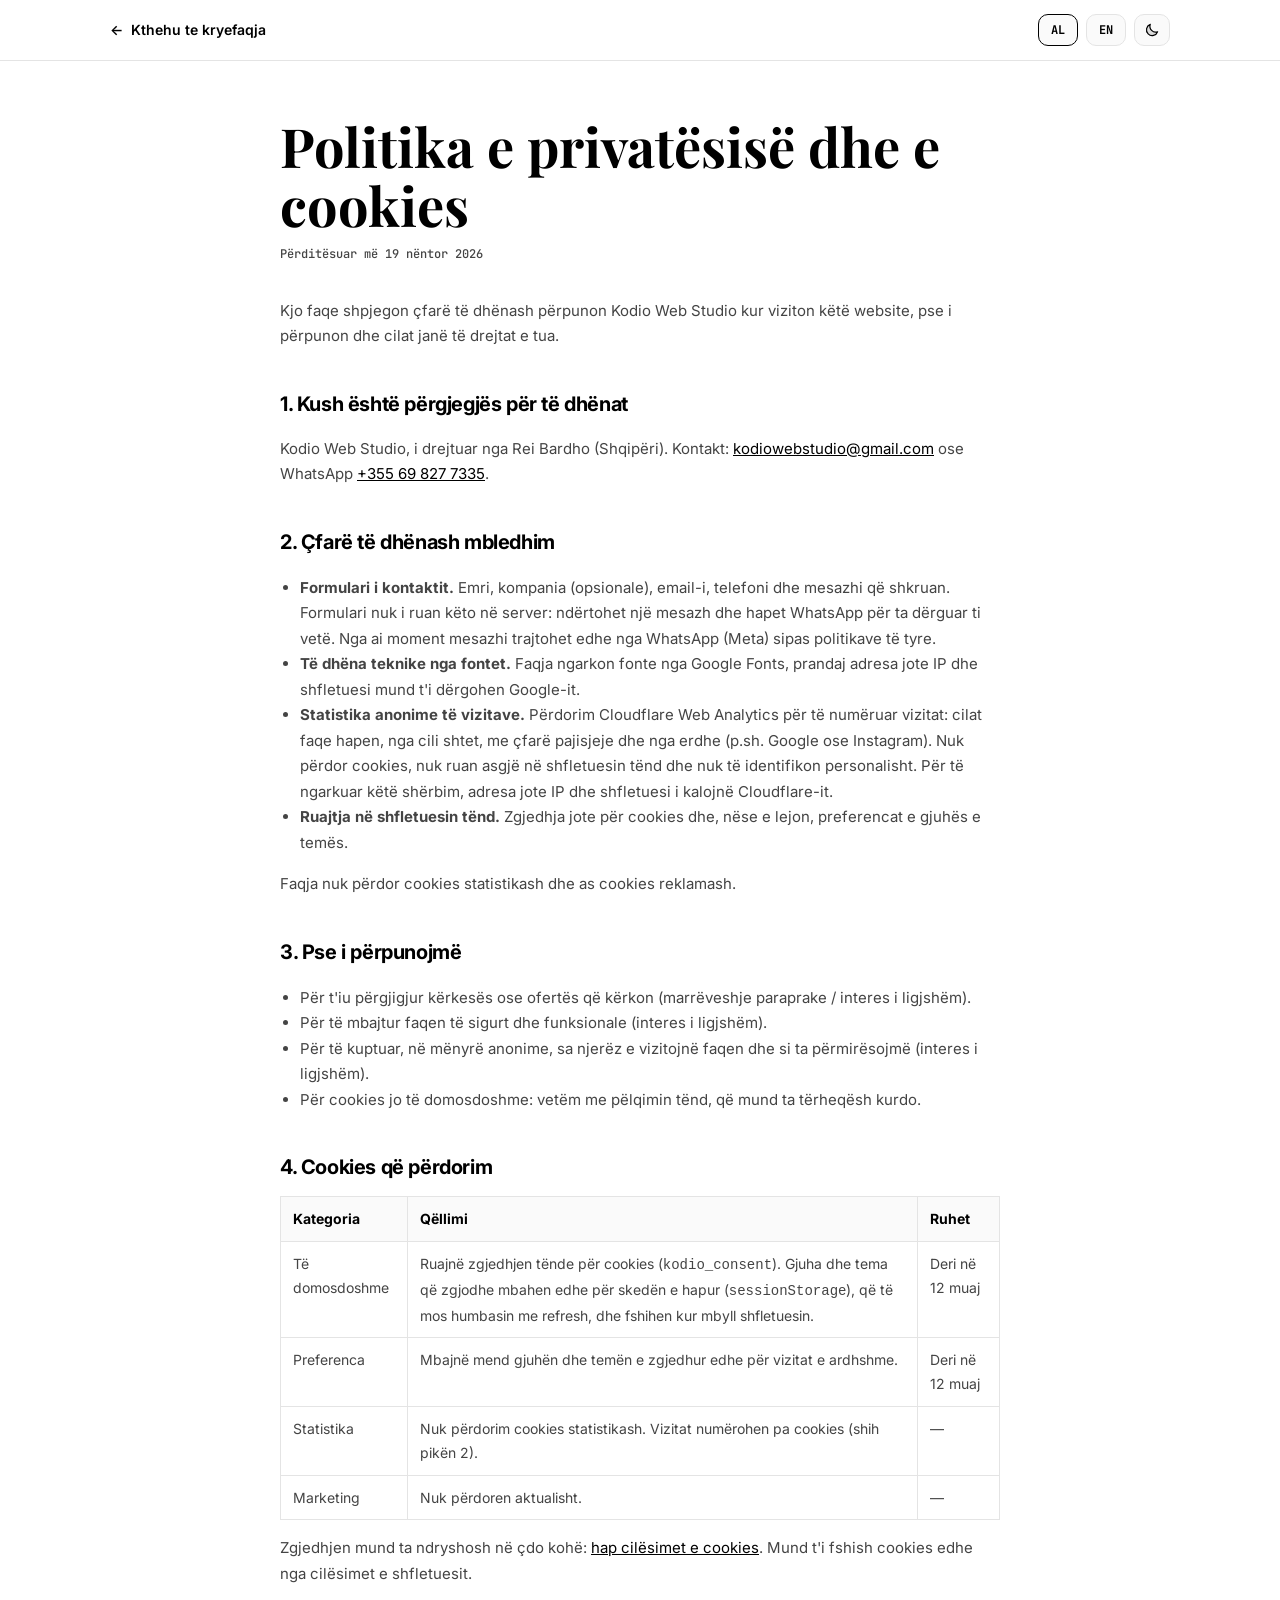
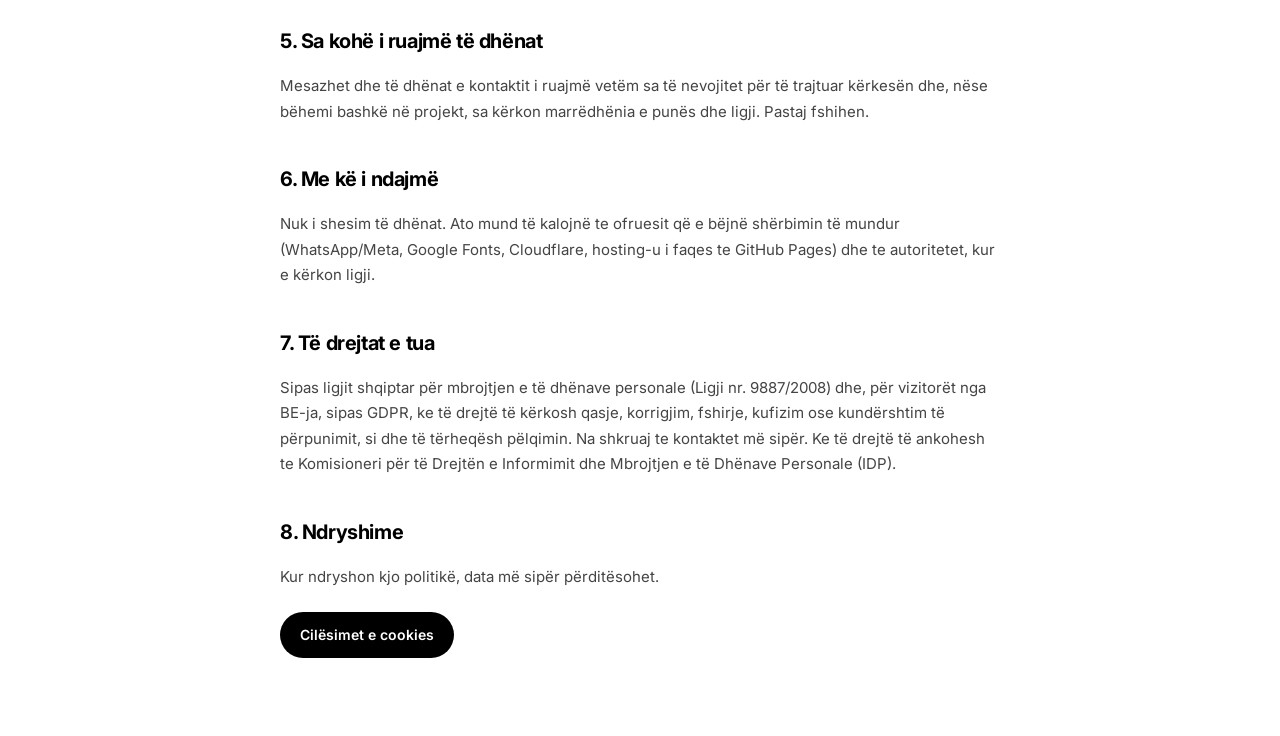
<file: docs/privacy.html>
<!doctype html>
<html lang="sq">
  <head>
    <meta charset="utf-8" />
    <meta name="viewport" content="width=device-width, initial-scale=1" />
    <title>Politika e privatësisë – Kodio Web Studio</title>
    <meta name="robots" content="noindex" />
    <link rel="canonical" href="https://kodiowebstudio.com/privacy.html" />
    <link rel="preconnect" href="https://fonts.googleapis.com" />
    <link rel="preconnect" href="https://fonts.gstatic.com" crossorigin />
    <link
      href="https://fonts.googleapis.com/css2?family=Inter:wght@400;500;600;700&family=JetBrains+Mono:wght@500;700&family=Playfair+Display:wght@700&display=swap"
      rel="stylesheet"
    />
    <link rel="stylesheet" href="css/base.css?v=20261121a" />
    <link rel="stylesheet" href="css/legal.css?v=20261121a" />
    <link rel="stylesheet" href="css/theme-toggle.css?v=20261121a" />
    <script src="js/core/theme.js?v=20261121a"></script>
  </head>
  <body class="legal">
    <header class="lh">
      <div class="wrap">
        <a class="lback" href="index.html"
          >← <span data-l="sq">Kthehu te kryefaqja</span
          ><span data-l="en" hidden>Back to home</span></a
        >
        <div class="lctl">
          <button type="button" data-lang="sq" class="on">AL</button>
          <button type="button" data-lang="en">EN</button>
          <button
            type="button"
            id="th"
            data-theme-toggle
            aria-label="Tema e errët / Dark mode"
            aria-pressed="false"
          >
            <svg class="tg-moon" viewBox="0 0 24 24" aria-hidden="true">
              <path d="M20.4 14.6A8.6 8.6 0 0 1 9.4 3.6a8.6 8.6 0 1 0 11 11z" />
            </svg>
            <svg class="tg-sun" viewBox="0 0 24 24" aria-hidden="true">
              <circle cx="12" cy="12" r="4.2" />
              <path
                d="M12 2.5v2.1M12 19.4v2.1M4.6 4.6l1.5 1.5M17.9 17.9l1.5 1.5M2.5 12h2.1M19.4 12h2.1M4.6 19.4l1.5-1.5M17.9 6.1l1.5-1.5"
              />
            </svg>
          </button>
        </div>
      </div>
    </header>

    <main class="lmain">
      <!-- SHQIP -->
      <article data-l="sq">
        <h1>Politika e privatësisë dhe e cookies</h1>
        <div class="lmeta">Përditësuar më 19 nëntor 2026</div>

        <p>
          Kjo faqe shpjegon çfarë të dhënash përpunon Kodio Web Studio kur viziton këtë website, pse
          i përpunon dhe cilat janë të drejtat e tua.
        </p>

        <h2>1. Kush është përgjegjës për të dhënat</h2>
        <p>
          Kodio Web Studio, i drejtuar nga Rei Bardho (Shqipëri). Kontakt:
          <a href="mailto:kodiowebstudio@gmail.com">kodiowebstudio@gmail.com</a> ose WhatsApp
          <a href="https://wa.me/355698277335">+355 69 827 7335</a>.
        </p>

        <h2>2. Çfarë të dhënash mbledhim</h2>
        <ul>
          <li>
            <b>Formulari i kontaktit.</b> Emri, kompania (opsionale), email-i, telefoni dhe mesazhi
            që shkruan. Formulari nuk i ruan këto në server: ndërtohet një mesazh dhe hapet WhatsApp
            për ta dërguar ti vetë. Nga ai moment mesazhi trajtohet edhe nga WhatsApp (Meta) sipas
            politikave të tyre.
          </li>
          <li>
            <b>Të dhëna teknike nga fontet.</b> Faqja ngarkon fonte nga Google Fonts, prandaj adresa
            jote IP dhe shfletuesi mund t'i dërgohen Google-it.
          </li>
          <li>
            <b>Statistika anonime të vizitave.</b> Përdorim Cloudflare Web Analytics për të numëruar
            vizitat: cilat faqe hapen, nga cili shtet, me çfarë pajisjeje dhe nga erdhe (p.sh.
            Google ose Instagram). Nuk përdor cookies, nuk ruan asgjë në shfletuesin tënd dhe nuk të
            identifikon personalisht. Për të ngarkuar këtë shërbim, adresa jote IP dhe shfletuesi i
            kalojnë Cloudflare-it.
          </li>
          <li>
            <b>Ruajtja në shfletuesin tënd.</b> Zgjedhja jote për cookies dhe, nëse e lejon,
            preferencat e gjuhës e temës.
          </li>
        </ul>
        <p>Faqja nuk përdor cookies statistikash dhe as cookies reklamash.</p>

        <h2>3. Pse i përpunojmë</h2>
        <ul>
          <li>
            Për t'iu përgjigjur kërkesës ose ofertës që kërkon (marrëveshje paraprake / interes i
            ligjshëm).
          </li>
          <li>Për të mbajtur faqen të sigurt dhe funksionale (interes i ligjshëm).</li>
          <li>
            Për të kuptuar, në mënyrë anonime, sa njerëz e vizitojnë faqen dhe si ta përmirësojmë
            (interes i ligjshëm).
          </li>
          <li>
            Për cookies jo të domosdoshme: vetëm me pëlqimin tënd, që mund ta tërheqësh kurdo.
          </li>
        </ul>

        <h2>4. Cookies që përdorim</h2>
        <table class="ltab">
          <tr>
            <th>Kategoria</th>
            <th>Qëllimi</th>
            <th>Ruhet</th>
          </tr>
          <tr>
            <td>Të domosdoshme</td>
            <td>
              Ruajnë zgjedhjen tënde për cookies (<code>kodio_consent</code>). Gjuha dhe tema që
              zgjodhe mbahen edhe për skedën e hapur (<code>sessionStorage</code>), që të mos
              humbasin me refresh, dhe fshihen kur mbyll shfletuesin.
            </td>
            <td>Deri në 12 muaj</td>
          </tr>
          <tr>
            <td>Preferenca</td>
            <td>Mbajnë mend gjuhën dhe temën e zgjedhur edhe për vizitat e ardhshme.</td>
            <td>Deri në 12 muaj</td>
          </tr>
          <tr>
            <td>Statistika</td>
            <td>Nuk përdorim cookies statistikash. Vizitat numërohen pa cookies (shih pikën 2).</td>
            <td>—</td>
          </tr>
          <tr>
            <td>Marketing</td>
            <td>Nuk përdoren aktualisht.</td>
            <td>—</td>
          </tr>
        </table>
        <p>
          Zgjedhjen mund ta ndryshosh në çdo kohë:
          <a href="index.html#cookies">hap cilësimet e cookies</a>. Mund t'i fshish cookies edhe nga
          cilësimet e shfletuesit.
        </p>

        <h2>5. Sa kohë i ruajmë të dhënat</h2>
        <p>
          Mesazhet dhe të dhënat e kontaktit i ruajmë vetëm sa të nevojitet për të trajtuar kërkesën
          dhe, nëse bëhemi bashkë në projekt, sa kërkon marrëdhënia e punës dhe ligji. Pastaj
          fshihen.
        </p>

        <h2>6. Me kë i ndajmë</h2>
        <p>
          Nuk i shesim të dhënat. Ato mund të kalojnë te ofruesit që e bëjnë shërbimin të mundur
          (WhatsApp/Meta, Google Fonts, Cloudflare, hosting-u i faqes te GitHub Pages) dhe te
          autoritetet, kur e kërkon ligji.
        </p>

        <h2>7. Të drejtat e tua</h2>
        <p>
          Sipas ligjit shqiptar për mbrojtjen e të dhënave personale (Ligji nr. 9887/2008) dhe, për
          vizitorët nga BE-ja, sipas GDPR, ke të drejtë të kërkosh qasje, korrigjim, fshirje,
          kufizim ose kundërshtim të përpunimit, si dhe të tërheqësh pëlqimin. Na shkruaj te
          kontaktet më sipër. Ke të drejtë të ankohesh te Komisioneri për të Drejtën e Informimit
          dhe Mbrojtjen e të Dhënave Personale (IDP).
        </p>

        <h2>8. Ndryshime</h2>
        <p>Kur ndryshon kjo politikë, data më sipër përditësohet.</p>

        <a class="lbtn" href="index.html#cookies">Cilësimet e cookies</a>
      </article>

      <!-- ENGLISH -->
      <article data-l="en" hidden>
        <h1>Privacy &amp; cookie policy</h1>
        <div class="lmeta">Updated 19 November 2026</div>

        <p>
          This page explains what personal data Kodio Web Studio processes when you visit this
          website, why, and what rights you have.
        </p>

        <h2>1. Who is responsible</h2>
        <p>
          Kodio Web Studio, run by Rei Bardho (Albania). Contact:
          <a href="mailto:kodiowebstudio@gmail.com">kodiowebstudio@gmail.com</a> or WhatsApp
          <a href="https://wa.me/355698277335">+355 69 827 7335</a>.
        </p>

        <h2>2. What data we collect</h2>
        <ul>
          <li>
            <b>Contact form.</b> Name, company (optional), email, phone and the message you write.
            The form does not store these on a server: it builds a message and opens WhatsApp for
            you to send it yourself. From then on the message is also handled by WhatsApp (Meta)
            under their policies.
          </li>
          <li>
            <b>Technical data from fonts.</b> The site loads fonts from Google Fonts, so your IP
            address and browser details may be sent to Google.
          </li>
          <li>
            <b>Anonymous visit statistics.</b> We use Cloudflare Web Analytics to count visits:
            which pages are opened, from which country, on what device and where you came from (e.g.
            Google or Instagram). It uses no cookies, stores nothing in your browser and does not
            identify you personally. To load this service, your IP address and browser details reach
            Cloudflare.
          </li>
          <li>
            <b>Storage in your browser.</b> Your cookie choice and, if you allow it, language and
            theme preferences.
          </li>
        </ul>
        <p>The site uses no analytics cookies and no advertising cookies.</p>

        <h2>3. Why we process it</h2>
        <ul>
          <li>
            To answer the request or quote you ask for (pre-contractual steps / legitimate
            interest).
          </li>
          <li>To keep the site secure and working (legitimate interest).</li>
          <li>
            To understand, anonymously, how many people visit the site and how to improve it
            (legitimate interest).
          </li>
          <li>
            For non-essential cookies: only with your consent, which you can withdraw at any time.
          </li>
        </ul>

        <h2>4. Cookies we use</h2>
        <table class="ltab">
          <tr>
            <th>Category</th>
            <th>Purpose</th>
            <th>Stored</th>
          </tr>
          <tr>
            <td>Essential</td>
            <td>
              Remember your cookie choice (<code>kodio_consent</code>). Your chosen language and
              theme are also kept for the open tab (<code>sessionStorage</code>) so they survive a
              refresh, and are deleted when you close the browser.
            </td>
            <td>Up to 12 months</td>
          </tr>
          <tr>
            <td>Preferences</td>
            <td>Remember your chosen language and theme for future visits too.</td>
            <td>Up to 12 months</td>
          </tr>
          <tr>
            <td>Statistics</td>
            <td>We use no analytics cookies. Visits are counted without cookies (see point 2).</td>
            <td>—</td>
          </tr>
          <tr>
            <td>Marketing</td>
            <td>Not currently used.</td>
            <td>—</td>
          </tr>
        </table>
        <p>
          You can change your choice at any time:
          <a href="index.html#cookies">open cookie settings</a>. You can also delete cookies in your
          browser settings.
        </p>

        <h2>5. How long we keep data</h2>
        <p>
          Messages and contact details are kept only as long as needed to handle the request and, if
          we work together, as long as the working relationship and the law require. Then they are
          deleted.
        </p>

        <h2>6. Who we share it with</h2>
        <p>
          We do not sell data. It may pass to the providers that make the service possible
          (WhatsApp/Meta, Google Fonts, Cloudflare, the site's hosting on GitHub Pages) and to
          authorities when the law requires it.
        </p>

        <h2>7. Your rights</h2>
        <p>
          Under Albanian data protection law (Law no. 9887/2008) and, for visitors from the EU,
          under the GDPR, you have the right to request access, correction, deletion, restriction or
          objection to processing, and to withdraw consent. Write to us at the contacts above. You
          may complain to the Information and Data Protection Commissioner (IDP).
        </p>

        <h2>8. Changes</h2>
        <p>When this policy changes, the date above is updated.</p>

        <a class="lbtn" href="index.html#cookies">Cookie settings</a>
      </article>
    </main>

    <script>
      (function () {
        var r = document.documentElement;
        function setLang(l) {
          r.lang = l === "en" ? "en" : "sq";
          document.querySelectorAll("[data-l]").forEach(function (e) {
            e.hidden = e.dataset.l !== l;
          });
          document.querySelectorAll("[data-lang]").forEach(function (b) {
            b.classList.toggle("on", b.dataset.lang === l);
          });
          document.title =
            l === "en"
              ? "Privacy policy – Kodio Web Studio"
              : "Politika e privatësisë – Kodio Web Studio";
        }
        document.querySelectorAll("[data-lang]").forEach(function (b) {
          b.onclick = function () {
            setLang(b.dataset.lang);
          };
        });
        var q = new URLSearchParams(location.search).get("l");
        if (q && q !== "sq") setLang("en");
      })();
    </script>
    <!-- Cloudflare Web Analytics: statistika anonime të vizitave, pa cookies (shih privacy.html) -->
    <script
      type="module"
      src="https://static.cloudflareinsights.com/beacon.min.js"
      data-cf-beacon='{"token": "c4d1097a82664e57bdb611ff18f0d275"}'
    ></script>
    <!-- End Cloudflare Web Analytics -->
  </body>
</html>
</file>
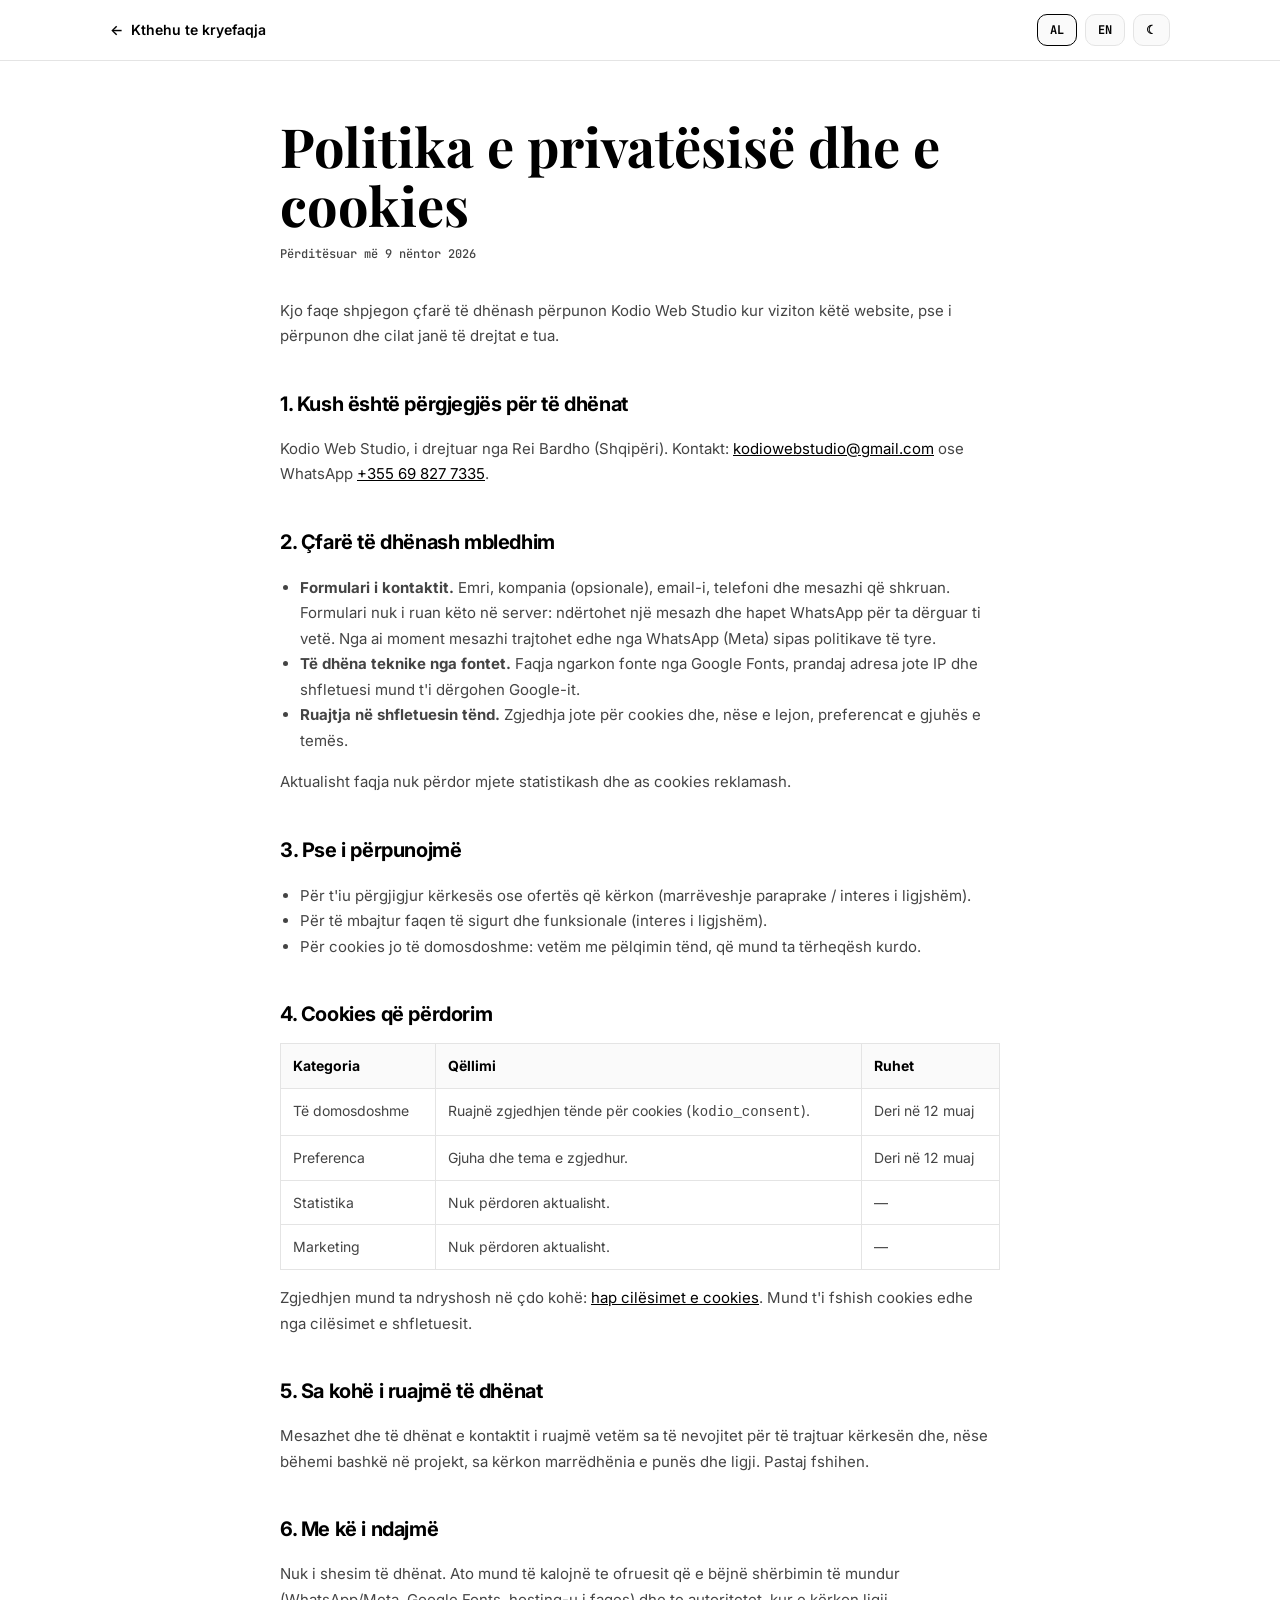
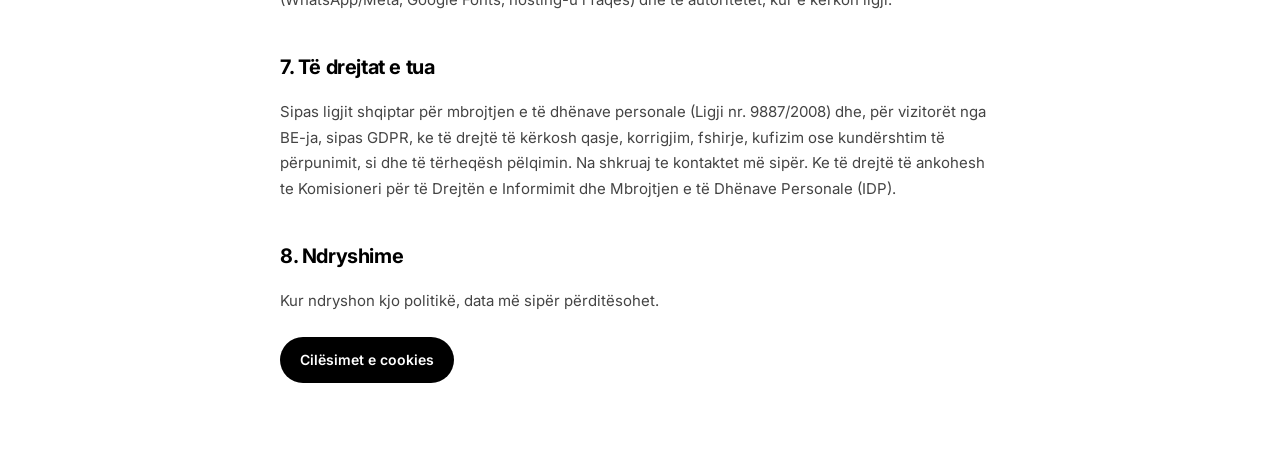
<file: kodio/privacy.html>
<!doctype html>
<html lang="sq">
  <head>
    <meta charset="utf-8" />
    <meta name="viewport" content="width=device-width, initial-scale=1" />
    <title>Politika e privatësisë – Kodio Web Studio</title>
    <meta name="robots" content="noindex" />
    <link rel="canonical" href="https://kodiowebstudio.com/privacy.html" />
    <link
      href="https://fonts.googleapis.com/css2?family=Inter:wght@400;500;600;700&family=JetBrains+Mono:wght@500;700&family=Playfair+Display:wght@700&display=swap"
      rel="stylesheet"
    />
    <link rel="stylesheet" href="css/base.css" />
    <link rel="stylesheet" href="css/legal.css" />
  </head>
  <body class="legal">
    <header class="lh">
      <div class="wrap">
        <a class="lback" href="index.html"
          >← <span data-l="sq">Kthehu te kryefaqja</span
          ><span data-l="en" hidden>Back to home</span></a
        >
        <div class="lctl">
          <button type="button" data-lang="sq" class="on">AL</button>
          <button type="button" data-lang="en">EN</button>
          <button type="button" id="th" aria-label="Tema">☾</button>
        </div>
      </div>
    </header>

    <main class="lmain">
      <!-- SHQIP -->
      <article data-l="sq">
        <h1>Politika e privatësisë dhe e cookies</h1>
        <div class="lmeta">Përditësuar më 9 nëntor 2026</div>

        <p>
          Kjo faqe shpjegon çfarë të dhënash përpunon Kodio Web Studio kur viziton këtë website, pse
          i përpunon dhe cilat janë të drejtat e tua.
        </p>

        <h2>1. Kush është përgjegjës për të dhënat</h2>
        <p>
          Kodio Web Studio, i drejtuar nga Rei Bardho (Shqipëri). Kontakt:
          <a href="mailto:kodiowebstudio@gmail.com">kodiowebstudio@gmail.com</a> ose WhatsApp
          <a href="https://wa.me/355698277335">+355 69 827 7335</a>.
        </p>

        <h2>2. Çfarë të dhënash mbledhim</h2>
        <ul>
          <li>
            <b>Formulari i kontaktit.</b> Emri, kompania (opsionale), email-i, telefoni dhe mesazhi
            që shkruan. Formulari nuk i ruan këto në server: ndërtohet një mesazh dhe hapet WhatsApp
            për ta dërguar ti vetë. Nga ai moment mesazhi trajtohet edhe nga WhatsApp (Meta) sipas
            politikave të tyre.
          </li>
          <li>
            <b>Të dhëna teknike nga fontet.</b> Faqja ngarkon fonte nga Google Fonts, prandaj adresa
            jote IP dhe shfletuesi mund t'i dërgohen Google-it.
          </li>
          <li>
            <b>Ruajtja në shfletuesin tënd.</b> Zgjedhja jote për cookies dhe, nëse e lejon,
            preferencat e gjuhës e temës.
          </li>
        </ul>
        <p>Aktualisht faqja nuk përdor mjete statistikash dhe as cookies reklamash.</p>

        <h2>3. Pse i përpunojmë</h2>
        <ul>
          <li>
            Për t'iu përgjigjur kërkesës ose ofertës që kërkon (marrëveshje paraprake / interes i
            ligjshëm).
          </li>
          <li>Për të mbajtur faqen të sigurt dhe funksionale (interes i ligjshëm).</li>
          <li>
            Për cookies jo të domosdoshme: vetëm me pëlqimin tënd, që mund ta tërheqësh kurdo.
          </li>
        </ul>

        <h2>4. Cookies që përdorim</h2>
        <table class="ltab">
          <tr>
            <th>Kategoria</th>
            <th>Qëllimi</th>
            <th>Ruhet</th>
          </tr>
          <tr>
            <td>Të domosdoshme</td>
            <td>Ruajnë zgjedhjen tënde për cookies (<code>kodio_consent</code>).</td>
            <td>Deri në 12 muaj</td>
          </tr>
          <tr>
            <td>Preferenca</td>
            <td>Gjuha dhe tema e zgjedhur.</td>
            <td>Deri në 12 muaj</td>
          </tr>
          <tr>
            <td>Statistika</td>
            <td>Nuk përdoren aktualisht.</td>
            <td>—</td>
          </tr>
          <tr>
            <td>Marketing</td>
            <td>Nuk përdoren aktualisht.</td>
            <td>—</td>
          </tr>
        </table>
        <p>
          Zgjedhjen mund ta ndryshosh në çdo kohë:
          <a href="index.html#cookies">hap cilësimet e cookies</a>. Mund t'i fshish cookies edhe nga
          cilësimet e shfletuesit.
        </p>

        <h2>5. Sa kohë i ruajmë të dhënat</h2>
        <p>
          Mesazhet dhe të dhënat e kontaktit i ruajmë vetëm sa të nevojitet për të trajtuar kërkesën
          dhe, nëse bëhemi bashkë në projekt, sa kërkon marrëdhënia e punës dhe ligji. Pastaj
          fshihen.
        </p>

        <h2>6. Me kë i ndajmë</h2>
        <p>
          Nuk i shesim të dhënat. Ato mund të kalojnë te ofruesit që e bëjnë shërbimin të mundur
          (WhatsApp/Meta, Google Fonts, hosting-u i faqes) dhe te autoritetet, kur e kërkon ligji.
        </p>

        <h2>7. Të drejtat e tua</h2>
        <p>
          Sipas ligjit shqiptar për mbrojtjen e të dhënave personale (Ligji nr. 9887/2008) dhe, për
          vizitorët nga BE-ja, sipas GDPR, ke të drejtë të kërkosh qasje, korrigjim, fshirje,
          kufizim ose kundërshtim të përpunimit, si dhe të tërheqësh pëlqimin. Na shkruaj te
          kontaktet më sipër. Ke të drejtë të ankohesh te Komisioneri për të Drejtën e Informimit
          dhe Mbrojtjen e të Dhënave Personale (IDP).
        </p>

        <h2>8. Ndryshime</h2>
        <p>Kur ndryshon kjo politikë, data më sipër përditësohet.</p>

        <a class="lbtn" href="index.html#cookies">Cilësimet e cookies</a>
      </article>

      <!-- ENGLISH -->
      <article data-l="en" hidden>
        <h1>Privacy &amp; cookie policy</h1>
        <div class="lmeta">Updated 9 November 2026</div>

        <p>
          This page explains what personal data Kodio Web Studio processes when you visit this
          website, why, and what rights you have.
        </p>

        <h2>1. Who is responsible</h2>
        <p>
          Kodio Web Studio, run by Rei Bardho (Albania). Contact:
          <a href="mailto:kodiowebstudio@gmail.com">kodiowebstudio@gmail.com</a> or WhatsApp
          <a href="https://wa.me/355698277335">+355 69 827 7335</a>.
        </p>

        <h2>2. What data we collect</h2>
        <ul>
          <li>
            <b>Contact form.</b> Name, company (optional), email, phone and the message you write.
            The form does not store these on a server: it builds a message and opens WhatsApp for
            you to send it yourself. From then on the message is also handled by WhatsApp (Meta)
            under their policies.
          </li>
          <li>
            <b>Technical data from fonts.</b> The site loads fonts from Google Fonts, so your IP
            address and browser details may be sent to Google.
          </li>
          <li>
            <b>Storage in your browser.</b> Your cookie choice and, if you allow it, language and
            theme preferences.
          </li>
        </ul>
        <p>The site currently uses no analytics tools and no advertising cookies.</p>

        <h2>3. Why we process it</h2>
        <ul>
          <li>
            To answer the request or quote you ask for (pre-contractual steps / legitimate
            interest).
          </li>
          <li>To keep the site secure and working (legitimate interest).</li>
          <li>
            For non-essential cookies: only with your consent, which you can withdraw at any time.
          </li>
        </ul>

        <h2>4. Cookies we use</h2>
        <table class="ltab">
          <tr>
            <th>Category</th>
            <th>Purpose</th>
            <th>Stored</th>
          </tr>
          <tr>
            <td>Essential</td>
            <td>Remember your cookie choice (<code>kodio_consent</code>).</td>
            <td>Up to 12 months</td>
          </tr>
          <tr>
            <td>Preferences</td>
            <td>Chosen language and theme.</td>
            <td>Up to 12 months</td>
          </tr>
          <tr>
            <td>Statistics</td>
            <td>Not currently used.</td>
            <td>—</td>
          </tr>
          <tr>
            <td>Marketing</td>
            <td>Not currently used.</td>
            <td>—</td>
          </tr>
        </table>
        <p>
          You can change your choice at any time:
          <a href="index.html#cookies">open cookie settings</a>. You can also delete cookies in your
          browser settings.
        </p>

        <h2>5. How long we keep data</h2>
        <p>
          Messages and contact details are kept only as long as needed to handle the request and, if
          we work together, as long as the working relationship and the law require. Then they are
          deleted.
        </p>

        <h2>6. Who we share it with</h2>
        <p>
          We do not sell data. It may pass to the providers that make the service possible
          (WhatsApp/Meta, Google Fonts, the site's hosting) and to authorities when the law requires
          it.
        </p>

        <h2>7. Your rights</h2>
        <p>
          Under Albanian data protection law (Law no. 9887/2008) and, for visitors from the EU,
          under the GDPR, you have the right to request access, correction, deletion, restriction or
          objection to processing, and to withdraw consent. Write to us at the contacts above. You
          may complain to the Information and Data Protection Commissioner (IDP).
        </p>

        <h2>8. Changes</h2>
        <p>When this policy changes, the date above is updated.</p>

        <a class="lbtn" href="index.html#cookies">Cookie settings</a>
      </article>
    </main>

    <script>
      (function () {
        var r = document.documentElement;
        function setLang(l) {
          r.lang = l === "en" ? "en" : "sq";
          document.querySelectorAll("[data-l]").forEach(function (e) {
            e.hidden = e.dataset.l !== l;
          });
          document.querySelectorAll("[data-lang]").forEach(function (b) {
            b.classList.toggle("on", b.dataset.lang === l);
          });
          document.title =
            l === "en"
              ? "Privacy policy – Kodio Web Studio"
              : "Politika e privatësisë – Kodio Web Studio";
        }
        document.querySelectorAll("[data-lang]").forEach(function (b) {
          b.onclick = function () {
            setLang(b.dataset.lang);
          };
        });
        var q = new URLSearchParams(location.search).get("l");
        if (q && q !== "sq") setLang("en");
        document.getElementById("th").onclick = function () {
          r.dataset.theme = r.dataset.theme === "dark" ? "light" : "dark";
        };
      })();
    </script>
  </body>
</html>
</file>
<file: docs/css/base.css>
/* Bazat: ngjyrat (variablat :root), reset, tipografia, ndihmëse (.wrap, .serif, .rv), lëvizja e reduktuar */

:root {
  --bg: #fff;
  --surface: #fafafa;
  --text: #000;
  --muted: #444;
  --line: #e4e4e4;
  --accent: #000;
  --accent2: #666;
  --onaccent: #fff;
  --glow: rgba(0, 0, 0, 0.08);
  box-sizing: border-box;
  padding-top: env(safe-area-inset-top, 0px);
  padding-bottom: env(safe-area-inset-bottom, 0px);
  color-scheme: light;
}
:root[data-theme="dark"] {
  --bg: #0a0a0a;
  --surface: #151515;
  --text: #f5f5f5;
  --muted: #a3a3a3;
  --line: #2a2a2a;
  --accent: #fff;
  --accent2: #bbb;
  --onaccent: #000;
  --glow: rgba(255, 255, 255, 0.08);
  color-scheme: dark;
}
html {
  scroll-behavior: smooth;
  scroll-padding-top: calc(env(safe-area-inset-top, 0px) + 70px);
}
/* Faqja po hapet në një gjuhë tjetër (shih <head> te index.html): tekstet fshihen për një çast,
   derisa të përkthehen, që të mos dalin shqip e pastaj të "kërcejnë" */
html.lg-wait main,
html.lg-wait footer,
html.lg-wait .nl {
  visibility: hidden;
}
*,
*::before,
*::after {
  box-sizing: border-box;
}
body {
  margin: 0;
  background: var(--bg);
  color: var(--text);
  font-family: Inter, system-ui, sans-serif;
  line-height: 1.6;
  overflow-x: hidden;
}
body::before {
  content: "";
  position: fixed;
  inset: 0 0 auto;
  height: env(safe-area-inset-top, 0px);
  background: var(--bg);
  z-index: 30;
}
a {
  color: inherit;
  text-decoration: none;
}
.wrap {
  max-width: 1100px;
  margin: 0 auto;
  padding: 0 20px;
}
section {
  padding: 68px 0;
}
h2 {
  font-size: clamp(26px, 4vw, 38px);
  margin: 0 0 8px;
  letter-spacing: -0.02em;
}
.sub {
  color: var(--muted);
  margin: 0 0 34px;
  max-width: 580px;
}
.serif {
  font-family: "Playfair Display", Georgia, serif;
  font-weight: 800;
  text-align: center;
  font-size: clamp(38px, 6.5vw, 68px);
  letter-spacing: -0.02em;
  margin: 0;
}
.tkp {
  max-width: 560px;
  margin: 22px auto 0;
  text-align: center;
  color: var(--muted);
}
@media (max-width: 600px) {
  .wrap {
    padding: 0 16px;
  }
  section {
    padding: 46px 0;
  }
  .serif {
    font-size: clamp(32px, 9vw, 44px);
  }
}
.rv {
  opacity: 0;
  transform: translateY(24px);
  transition:
    opacity 0.7s,
    transform 0.7s;
}
.rv.in {
  opacity: 1;
  transform: none;
}
@media (prefers-reduced-motion: reduce) {
  * {
    animation: none !important;
    transition: none !important;
  }
  .rv {
    opacity: 1;
    transform: none;
  }
}

/* Etiketa e vogël mbi titujt e seksioneve (— SHËRBIMET —) */
.eyb {
  display: flex;
  align-items: center;
  justify-content: center;
  gap: 12px;
  margin: 0 0 16px;
  font-family: "JetBrains Mono", monospace;
  font-size: 11px;
  font-weight: 500;
  letter-spacing: 0.24em;
  text-transform: uppercase;
  color: var(--muted);
}
.eyb::before,
.eyb::after {
  content: "";
  width: 28px;
  height: 1px;
  background: currentColor;
  opacity: 0.5;
}
.eyb::before {
  background: #d7202b;
  opacity: 1;
}
.tkp + .grid,
.tkp + .flow {
  margin-top: 40px;
}

/* Tekst vetëm për lexuesit e ekranit (i padukshëm) */
.sr {
  position: absolute;
  width: 1px;
  height: 1px;
  margin: -1px;
  overflow: hidden;
  clip: rect(0 0 0 0);
  white-space: nowrap;
}
</file>
<file: docs/css/components.css>
/* Komponentët e përbashkët: butonat dhe fushat e formularit */

.btn {
  font-weight: 600;
  font-size: 14px;
  font-family: inherit;
}
.btn:hover {
  transform: translateY(-2px);
}
form {
  display: grid;
  gap: 12px;
}
input,
textarea,
select {
  width: 100%;
  padding: 12px 14px;
  border-radius: 10px;
  border: 1px solid var(--line);
  background: var(--surface);
  color: var(--text);
  font: inherit;
}
input:focus,
textarea:focus,
select:focus {
  outline: 2px solid var(--accent);
  outline-offset: 1px;
}
.btn {
  border-color: var(--text);
}

/* Butonat magnetikë (js/modules/magnetic.js) */
.btn.mag {
  transition:
    transform 0.35s cubic-bezier(0.2, 0.8, 0.2, 1),
    box-shadow 0.25s;
}
</file>
<file: docs/css/header.css>
/* Header: logo, menuja, gjuha, tema, menuja me 9 pika, shiriti i progresit */

header {
  position: sticky;
  top: env(safe-area-inset-top, 0px);
  z-index: 31;
  background: color-mix(in srgb, var(--bg) 85%, transparent);
  backdrop-filter: blur(12px);
}
nav {
  display: flex;
  align-items: center;
  justify-content: space-between;
}
.logo b {
  color: var(--accent);
}
.right {
  display: flex;
  gap: 10px;
  align-items: center;
}
.burger {
  width: 44px;
  height: 44px;
  display: grid;
  place-content: center;
  padding: 0;
}
.burger span {
  display: block;
  background: var(--text);
  transition: 0.25s;
}
.burger[aria-expanded="true"] span:nth-child(1) {
  transform: translateY(7px) rotate(45deg);
}
.burger[aria-expanded="true"] span:nth-child(2) {
  opacity: 0;
}
.burger[aria-expanded="true"] span:nth-child(3) {
  transform: translateY(-7px) rotate(-45deg);
}
.scrim {
  position: fixed;
  inset: 0;
  opacity: 0;
  pointer-events: none;
  transition: 0.3s;
  z-index: 40;
}
.scrim.on {
  opacity: 1;
  pointer-events: auto;
}
#sp {
  position: fixed;
  top: env(safe-area-inset-top, 0px);
  left: 0;
  height: 3px;
  width: 0;
  z-index: 35;
  background: linear-gradient(90deg, var(--accent), var(--accent2));
}
.nl {
  display: flex;
  font-weight: 600;
}
.nl a {
  border-bottom: 2px solid transparent;
  color: var(--muted);
}
.nl a:hover {
  color: var(--text);
}
.nl a.on {
  border-color: var(--text);
}
nav {
  height: 78px;
}
.logo {
  font-family: Georgia, "Times New Roman", serif;
  font-size: 32px;
  line-height: 0.95;
  font-weight: 500;
  display: flex;
  flex-direction: column;
}
.ls {
  font-family: "JetBrains Mono", monospace;
  font-size: 9px;
  letter-spacing: 0.32em;
  color: var(--accent);
  margin-top: 4px;
}
.tg {
  width: 44px;
  height: 44px;
  font-size: 19px;
}
.burger {
  grid-template-columns: repeat(3, 5px);
  gap: 4px;
}
.burger span {
  width: 5px;
  height: 5px;
  border-radius: 50%;
}
.burger[aria-expanded="true"] span:nth-child(n) {
  transform: none;
  opacity: 1;
  background: var(--accent);
}
@media (max-width: 1000px) {
  .nl {
    display: none;
  }
}
.pop {
  display: block;
  height: auto;
  position: fixed;
  top: calc(env(safe-area-inset-top, 0px) + 70px);
  right: 16px;
  width: 232px;
  background: var(--surface);
  border: 1px solid var(--line);
  box-shadow: 0 18px 50px rgba(0, 0, 0, 0.2);
  z-index: 41;
  opacity: 0;
  transform: translateY(-8px);
  pointer-events: none;
  transition: 0.2s;
}
.pop.on {
  opacity: 1;
  transform: none;
  pointer-events: auto;
}
.pop a {
  display: block;
  padding: 13px 22px;
  font-family: "JetBrains Mono", monospace;
  font-weight: 700;
  font-size: 15px;
}
.pop a:hover {
  background: var(--bg);
}
.scrim {
  background: transparent;
}
@media (max-width: 520px) {
  .ls {
    display: none;
  }
  .tg,
  .burger {
    width: 40px;
    height: 40px;
  }
  .right {
    gap: 6px;
  }
}
.logo.lh {
  flex-direction: row;
  align-items: center;
  gap: 10px;
}
.lm svg {
  width: 36px;
  height: 36px;
  display: block;
  border-radius: 10px;
  box-shadow: 0 0 0 1px var(--line);
}
.lt {
  display: flex;
  flex-direction: column;
  line-height: 0.95;
}
@media (max-width: 860px) {
  .right .btn {
    display: none;
  }
}
</file>
<file: docs/css/intro.css>
/* Ekrani i hapjes me logon */

#intro {
  position: fixed;
  inset: 0;
  z-index: 200;
  background: var(--bg);
  display: grid;
  place-content: center;
  animation: iout 0.4s ease 1.15s forwards;
  cursor: pointer;
}
.ib {
  display: flex;
  flex-direction: column;
  align-items: center;
  gap: 20px;
}
.im svg {
  width: 84px;
  height: 84px;
  display: block;
  border-radius: 22px;
  box-shadow:
    0 18px 50px rgba(0, 0, 0, 0.2),
    0 0 0 1px var(--line);
  animation: ipop 0.5s cubic-bezier(0.2, 1.5, 0.4, 1) both;
}
.im path {
  stroke-dasharray: 60;
  stroke-dashoffset: 60;
  animation: idraw 0.45s 0.2s ease forwards;
}
.im circle {
  transform-box: fill-box;
  transform-origin: center;
  animation: idot 0.35s 0.6s ease both;
}
.it {
  font-family: Georgia, "Times New Roman", serif;
  font-size: 46px;
  line-height: 0.9;
  font-weight: 500;
  text-align: center;
  animation: iup 0.5s 0.3s ease both;
}
.it small {
  display: block;
  margin-top: 10px;
  font-family: "JetBrains Mono", monospace;
  font-size: 10px;
  letter-spacing: 0.34em;
  color: var(--muted);
}
.ibar {
  width: 150px;
  height: 2px;
  background: var(--line);
  border-radius: 2px;
  overflow: hidden;
}
.ibar i {
  display: block;
  height: 100%;
  background: #d7202b;
  transform-origin: left;
  animation: ibar 1s 0.1s cubic-bezier(0.5, 0, 0.2, 1) both;
}
/* Vizita e dytë në të njëjtën seancë: pa intro */
.no-intro #intro {
  display: none;
}
@media (prefers-reduced-motion: reduce) {
  #intro {
    display: none;
  }
}
@keyframes iout {
  to {
    opacity: 0;
    visibility: hidden;
    transform: translateY(-14px);
  }
}
@keyframes ipop {
  from {
    opacity: 0;
    transform: scale(0.4) rotate(-12deg);
  }
}
@keyframes idraw {
  to {
    stroke-dashoffset: 0;
  }
}
@keyframes idot {
  from {
    transform: scale(0);
  }
}
@keyframes iup {
  from {
    opacity: 0;
    transform: translateY(14px);
  }
}
@keyframes ibar {
  from {
    transform: scaleX(0);
  }
}
</file>
<file: docs/css/hero.css>
/* Hero: titulli, rrjeti i pikave, statistikat */

.hero {
  position: relative;
  padding: 76px 0 70px;
  overflow: hidden;
}
#cv {
  position: absolute;
  inset: 0;
  width: 100%;
  height: 100%;
}
.hero .wrap {
  position: relative;
  display: grid;
  gap: 44px;
  align-items: center;
}
.dot {
  width: 8px;
  height: 8px;
  border-radius: 50%;
  background: #22c55e;
  animation: pulse 1.6s infinite;
}
h1 {
  text-transform: uppercase;
  font-size: clamp(34px, 6vw, 66px);
  line-height: 1.08;
  margin: 18px 0 16px;
  font-weight: 800;
  letter-spacing: -0.03em;
}
h1 span {
  background: linear-gradient(90deg, var(--accent), var(--accent2));
  -webkit-background-clip: text;
  background-clip: text;
  color: transparent;
}
.lead {
  font-size: 17px;
  color: var(--muted);
  max-width: 540px;
}
.cta {
  display: flex;
  gap: 12px;
  flex-wrap: wrap;
  margin-top: 26px;
}
.blob {
  position: absolute;
  border-radius: 50%;
  filter: blur(70px);
  animation: fl 14s ease-in-out infinite alternate;
  pointer-events: none;
}
.b1 {
  width: 320px;
  height: 320px;
  background: var(--accent);
  top: -80px;
  left: -60px;
}
.b2 {
  width: 280px;
  height: 280px;
  background: var(--accent2);
  bottom: -90px;
  right: 10%;
  animation-delay: -6s;
}
.hero .wrap {
  grid-template-columns: 1fr;
  text-align: center;
  justify-items: center;
}
.hero .cta,
.hero h1 {
  font-family: "JetBrains Mono", monospace;
  font-weight: 800;
  font-size: clamp(27px, 5.4vw, 66px);
  letter-spacing: -0.045em;
  line-height: 1.08;
  margin: 26px 0 16px;
}
.hero h1 span {
  background: none;
  color: var(--accent);
}
.hero .lead {
  font-family: "JetBrains Mono", monospace;
  font-size: 15px;
  max-width: none;
  color: var(--text);
}
.dot {
  box-shadow: 0 0 10px #34d399;
}
.hero {
  background: radial-gradient(ellipse 60% 50% at 50% 25%, rgba(0, 0, 0, 0.05), transparent 70%);
}
.blob {
  opacity: 0.1;
}
#cv {
  opacity: 1;
}
.bots {
  position: relative;
  width: 100%;
  height: 252px;
  display: flex;
  justify-content: center;
}
@media (max-width: 600px) {
  .hero {
    padding: 34px 0 40px;
  }
}
@media (max-width: 860px) {
  .hero .wrap {
    grid-template-columns: 1fr;
  }
  .hero {
    padding-top: 48px;
  }
}
@keyframes pulse {
  50% {
    opacity: 0.3;
  }
}
@keyframes fl {
  to {
    transform: translate(70px, 40px) scale(1.25);
  }
}
</file>
<file: docs/css/robot.css>
/* Roboti në hero: lëvizja, zemrat, butonat e shërbimeve */

.bd {
  position: absolute;
  top: 50%;
  left: 50%;
  width: 48px;
  height: 48px;
  margin: -24px;
  transform: rotate(var(--a)) translateX(var(--r)) rotate(calc(-1 * var(--a)));
}
.bd span {
  display: grid;
  place-content: center;
  width: 100%;
  height: 100%;
  border-radius: 50%;
  background: var(--surface);
  border: 1px solid var(--line);
  font-size: 11px;
  font-weight: 700;
  box-shadow: 0 6px 18px var(--glow);
  animation: spin 32s linear infinite reverse;
}
#fbot {
  position: relative;
  width: clamp(120px, 15vw, 156px);
  align-self: flex-start;
  cursor: pointer;
  touch-action: manipulation;
  -webkit-tap-highlight-color: transparent;
  outline: 0;
  will-change: transform;
}
/* kornizë kur roboti zgjidhet me tastierë (Tab), jo me maus/prekje */
#fbot:focus-visible {
  outline: 2px solid var(--text);
  outline-offset: 6px;
  border-radius: 18px;
}
/* njoftimi "Më shtyp" sipër robotit (zhduket pas prekjes së parë) */
#fbot .fhint {
  position: absolute;
  left: 50%;
  bottom: calc(100% + 10px);
  z-index: 3;
  display: inline-flex;
  align-items: center;
  gap: 6px;
  padding: 8px 14px;
  border-radius: 999px;
  background: var(--text);
  color: var(--bg);
  font:
    700 12.5px/1 "JetBrains Mono",
    monospace;
  letter-spacing: 0.02em;
  white-space: nowrap;
  box-shadow: 0 10px 24px -10px rgba(0, 0, 0, 0.45);
  pointer-events: none;
  transform: translateX(-50%);
  animation: fhint 1.8s ease-in-out infinite;
  transition: opacity 0.3s;
}
#fbot .fhint::after {
  content: "";
  position: absolute;
  left: 50%;
  top: 100%;
  border: 6px solid transparent;
  border-top-color: var(--text);
  transform: translateX(-50%);
}
#fbot .fhint b {
  font-weight: 400;
  font-size: 13px;
}
#fbot.tapped .fhint,
#fbot.love .fhint {
  opacity: 0;
  animation: none;
}
@keyframes fhint {
  0%,
  100% {
    transform: translate(-50%, 0);
  }
  50% {
    transform: translate(-50%, -6px);
  }
}
@media (prefers-reduced-motion: reduce) {
  #fbot .fhint {
    animation: none;
  }
}
#fbot .fi {
  position: relative;
  aspect-ratio: 145/190;
  animation: fbob 3.2s ease-in-out infinite alternate;
  transition: transform 0.35s;
}
#fbot .fi.flip {
  transform: scaleX(-1);
}
#fbot img {
  display: block;
  pointer-events: none;
  user-select: none;
  filter: drop-shadow(0 10px 10px rgba(0, 0, 0, 0.2));
}
#fbot .bd {
  position: absolute;
  left: 0;
  top: 32.63%;
  width: 100%;
  height: 67.37%;
}
#fbot .hd {
  position: absolute;
  left: 0;
  top: 0;
  width: 100%;
  height: 38.42%;
  transform-origin: 50% 96%;
  animation: hnod 7s ease-in-out infinite;
}
#fbot .hd > img {
  width: 100%;
  height: 100%;
}
#fbot.mv .hd,
#fbot.love .hd {
  animation: hlook 3s ease-in-out infinite alternate;
}
.fsh {
  position: absolute;
  left: 10%;
  right: 10%;
  bottom: -4px;
  height: 10px;
  border-radius: 50%;
  background: rgba(0, 0, 0, 0.26);
  filter: blur(4px);
}
#fbot .he {
  position: absolute;
  width: 17%;
  translate: -50% -50%;
  display: none;
}
#fbot.love .he {
  display: block;
  animation: hb 0.5s ease-in-out infinite alternate;
}
.svc2 {
  position: absolute;
  top: 50%;
  display: flex;
  flex-direction: column;
  gap: 8px;
  transform: translateY(-50%);
  z-index: 3;
}
.svc2.r {
  left: calc(100% + 14px);
}
.svc2.l {
  right: calc(100% + 14px);
  align-items: flex-end;
}
.svc2 a {
  white-space: nowrap;
  font-family: "JetBrains Mono", monospace;
  font-size: 12px;
  font-weight: 700;
  background: var(--surface);
  color: var(--text);
  border: 1px solid var(--text);
  border-radius: 99px;
  padding: 8px 15px;
  box-shadow: 0 8px 20px rgba(0, 0, 0, 0.18);
  animation: pop2 0.45s cubic-bezier(0.2, 1.4, 0.4, 1) both;
  animation-delay: calc(var(--i) * 0.08s);
}
.svc2 a:hover {
  background: var(--text);
  color: var(--bg);
}
.fh {
  position: absolute;
  left: 46%;
  top: 8%;
  font-size: 18px;
  pointer-events: none;
  animation: fh 1.8s ease-out forwards;
}
@media (max-width: 600px) {
  .svc2 {
    top: 100%;
    left: 50%;
    transform: translateX(-50%);
    flex-direction: row;
    flex-wrap: wrap;
    justify-content: center;
    width: min(92vw, 320px);
    margin-top: 8px;
  }
  .svc2.r,
  .svc2.l {
    left: 50%;
    right: auto;
  }
  .svc2 a {
    font-size: 11px;
    padding: 7px 12px;
  }
}
.svc2 a.wa {
  background: #25d366;
  border-color: #25d366;
  color: #fff;
}
.svc2 a.wa:hover {
  background: #1ebe5a;
  color: #fff;
}
@keyframes spin {
  to {
    transform: rotate(360deg);
  }
}
@keyframes hb {
  to {
    transform: scale(1.2);
  }
}
@keyframes fbob {
  to {
    translate: 0 -7px;
  }
}
@keyframes hnod {
  0%,
  60%,
  100% {
    transform: none;
  }
  70%,
  88% {
    transform: translateY(-5%) rotate(-7deg);
  }
}
@keyframes hlook {
  from {
    transform: translateY(0) rotate(2deg);
  }
  to {
    transform: translateY(-6%) rotate(-9deg);
  }
}
@keyframes pop2 {
  from {
    opacity: 0;
    transform: scale(0.4);
  }
}
@keyframes fh {
  from {
    opacity: 1;
    transform: translate(0, 0) scale(0.6);
  }
  to {
    opacity: 0;
    transform: translate(var(--hx), -120px) scale(1.25);
  }
}
</file>
<file: docs/css/mockup.css>
/* Dritarja e shfletuesit me kartat që pluskojnë (hero).
   Ngjyrat ndjekin temën e faqes (bardhë/zi + e kuqja e markës).
   Anohet në 3D dhe kartat lëvizin me thellësi të ndryshme sipas maus-it (js/modules/mockup.js → --mx, --my). */

.mk {
  position: relative;
  max-width: 540px;
  width: 100%;
  margin: 6px auto 0;
  padding: 30px 26px 46px;
  text-align: left;
  perspective: 1100px;
}
.mk::before {
  content: "";
  position: absolute;
  inset: -10px;
  background: radial-gradient(circle, rgba(128, 128, 128, 0.4) 1px, transparent 1.4px) 0 0/15px 15px;
  -webkit-mask: radial-gradient(ellipse 60% 55% at 50% 50%, #000, transparent 78%);
  mask: radial-gradient(ellipse 60% 55% at 50% 50%, #000, transparent 78%);
  transform: translate(calc(var(--mx) * -10px), calc(var(--my) * -10px));
  pointer-events: none;
}
.win {
  position: relative;
  background: var(--bg);
  border: 1px solid var(--line);
  border-radius: 18px;
  box-shadow:
    calc(var(--mx) * -26px) calc(34px + var(--my) * -18px) 70px -18px rgba(0, 0, 0, 0.28),
    0 2px 6px rgba(0, 0, 0, 0.05);
  overflow: hidden;
  color: var(--text);
  transform: rotateX(calc(var(--my) * -7deg)) rotateY(calc(var(--mx) * 9deg));
  transform-style: preserve-3d;
  will-change: transform;
}
:root[data-theme="dark"] .win {
  background: #111;
  box-shadow:
    calc(var(--mx) * -26px) calc(34px + var(--my) * -18px) 80px -18px rgba(0, 0, 0, 0.8),
    0 0 0 1px rgba(255, 255, 255, 0.04);
}
.wbar {
  display: flex;
  align-items: center;
  gap: 7px;
  padding: 12px 14px;
  border-bottom: 1px solid var(--line);
  background: var(--surface);
}
.wbar i {
  width: 10px;
  height: 10px;
  border-radius: 50%;
  background: var(--line);
  flex: none;
}
.wbar i:first-child {
  background: #d7202b;
}
.url {
  margin-left: 10px;
  flex: 1;
  display: flex;
  align-items: center;
  gap: 7px;
  background: var(--bg);
  border: 1px solid var(--line);
  border-radius: 99px;
  padding: 5px 12px;
  font-family: "JetBrains Mono", monospace;
  font-size: 12px;
  color: var(--muted);
  font-weight: 500;
  min-height: 28px;
  overflow: hidden;
  white-space: nowrap;
}
.url svg {
  flex: none;
}
/* Ekranet e vërteta të projektit (Rei Mobile Store): ndërrohen çdo ~7s dhe "scroll-ohen" vetë.
   Për të shtuar një projekt: vendos foton te assets/images/projects/ dhe një <img data-url="..."> te #wshots. */
.wshots {
  position: relative;
  aspect-ratio: 16 / 10.4;
  overflow: hidden;
  background: var(--surface);
}
.wshots img {
  position: absolute;
  inset: 0;
  width: 100%;
  height: 100%;
  object-fit: cover;
  object-position: 50% 0;
  opacity: 0;
  transition: opacity 0.7s ease;
}
.wshots img.on {
  opacity: 1;
}
.wshots img.on,
.wshots img.out {
  animation: wscroll 6.4s cubic-bezier(0.45, 0.05, 0.55, 0.95) 0.5s forwards;
}
@keyframes wscroll {
  to {
    object-position: 50% 100%;
  }
}
.fc {
  position: absolute;
  display: flex;
  align-items: center;
  gap: 0.8em;
  background: color-mix(in srgb, var(--bg) 84%, transparent);
  backdrop-filter: blur(10px);
  -webkit-backdrop-filter: blur(10px);
  border: 1px solid var(--line);
  border-radius: 1.3em;
  padding: 0.7em 1.2em 0.7em 0.7em;
  box-shadow: 0 20px 40px -16px rgba(0, 0, 0, 0.28);
  font-size: 13px;
  animation: fcf 5s ease-in-out infinite alternate;
  z-index: 2;
  white-space: nowrap;
  color: var(--text);
  will-change: transform;
}
.fc .ic {
  width: 3.1em;
  height: 3.1em;
  border-radius: 1em;
  background: rgba(215, 32, 43, 0.08);
  display: grid;
  place-content: center;
}
.fc .ic svg {
  width: 1.6em;
  height: 1.6em;
  stroke: #d7202b;
  fill: none;
  stroke-width: 1.8;
  stroke-linecap: round;
  stroke-linejoin: round;
}
.fc b {
  display: block;
  font-size: 1.08em;
}
.fc small {
  display: block;
  color: var(--muted);
  font-size: 0.86em;
}
/* Thellësia e secilës kartë: sa më e madhe, aq më shumë lëviz me maus-in */
.c1 {
  right: -12px;
  top: -6px;
  transform: translate3d(calc(var(--mx) * 30px), calc(var(--my) * 22px), 0);
}
.c2 {
  left: -18px;
  bottom: 54px;
  animation-duration: 6s;
  animation-delay: -2s;
  transform: translate3d(calc(var(--mx) * -22px), calc(var(--my) * -16px), 0);
}
.c3 {
  right: -8px;
  bottom: 2px;
  animation-duration: 5.5s;
  animation-delay: -1s;
  transform: translate3d(calc(var(--mx) * 40px), calc(var(--my) * 28px), 0);
}
@media (max-width: 600px) {
  .fc {
    font-size: 10.5px;
  }
  .mk {
    padding: 24px 10px 40px;
  }
  .c1 {
    right: 0;
    top: -8px;
  }
  .c2 {
    left: 0;
    bottom: 42px;
  }
  .c3 {
    right: 0;
    bottom: 0;
  }
}
@keyframes fcf {
  to {
    translate: 0 -9px;
  }
}
</file>
<file: docs/css/before-after.css>
/* Para / pas: majtas website-i i vjetër (stil 2010) që një rul boje e rilyen në dizajnin e ri,
   djathtas mockup-i i ri (css/mockup.css). Të dyja anohen pas maus-it (--mx, --my nga js/modules/mockup.js).
   Animacioni është vetëm CSS: 9 sekonda, përsëritet. */

/* Kur dritaret nuk duken në ekran, të gjitha animacionet e tyre pushojnë (js/modules/mockup.js) */
.ba.off,
.ba.off *,
.ba.off *::before,
.ba.off *::after {
  animation-play-state: paused !important;
}
.ba {
  --mx: 0;
  --my: 0;
  display: grid;
  grid-template-columns: minmax(0, 1fr) auto minmax(0, 1fr);
  align-items: center;
  gap: 10px;
  width: 100%;
  max-width: 1160px;
  margin: 10px auto 0;
}
.ba .mk {
  margin: 0;
  justify-self: start;
}
.old {
  position: relative;
  max-width: 540px;
  width: 100%;
  justify-self: end;
  padding: 30px 26px 46px;
  perspective: 1100px;
  text-align: left;
}

/* Etiketat sipër dritareve */
.ba-l {
  position: absolute;
  left: 26px;
  top: -16px;
  z-index: 3;
  display: inline-grid;
  grid-template-columns: auto auto;
  align-items: center;
  gap: 8px;
  padding: 6px 13px 6px 10px;
  border: 1px solid var(--line);
  border-radius: 99px;
  background: var(--bg);
  font-family: "JetBrains Mono", monospace;
  font-size: 11px;
  color: var(--muted);
  white-space: nowrap;
  box-shadow: 0 6px 16px -8px rgba(0, 0, 0, 0.25);
}
.ba-l > i {
  width: 8px;
  height: 8px;
  border-radius: 50%;
  background: #d7202b;
  animation: bdot 9s infinite;
}
.ba-l .bl {
  grid-area: 1 / 2;
}
.bl1,
.bl3 {
  opacity: 0;
}
.bl1 {
  animation: bl1 9s infinite;
}
.bl2 {
  animation: bl2 9s infinite;
}
.bl3 {
  animation: bl3 9s infinite;
}
.ba-new {
  color: var(--text);
}
.ba-new > i {
  background: #22c55e;
  animation: none;
}

/* Shigjeta në mes */
.ba-arrow {
  width: 46px;
  height: 46px;
  border-radius: 50%;
  background:
    var(--chip-arrow-inv) center / 18px no-repeat,
    var(--text);
  box-shadow: 0 12px 26px -10px rgba(0, 0, 0, 0.45);
  animation: barr 2.4s ease-in-out infinite;
}
@keyframes barr {
  50% {
    translate: 5px 0;
  }
}

/* ---------- Dritarja e vjetër ---------- */
.owrap {
  position: relative;
  transform: rotateX(calc(var(--my) * -7deg)) rotateY(calc(var(--mx) * 9deg));
  will-change: transform;
}
.ow {
  position: relative;
  aspect-ratio: 1.49;
  overflow: hidden;
  border: 1px solid #0831d9;
  border-radius: 8px 8px 2px 2px;
  background: #ece9d8;
  box-shadow:
    calc(var(--mx) * -26px) calc(34px + var(--my) * -18px) 70px -18px rgba(0, 0, 0, 0.28),
    0 2px 6px rgba(0, 0, 0, 0.05);
  font-family: Tahoma, Verdana, sans-serif;
  color: #000;
  animation: bframe 9s cubic-bezier(0.45, 0.05, 0.55, 0.95) infinite;
}
/* Korniza blu e Windows-it bëhet kornizë moderne kur mbaron lyerja */
@keyframes bframe {
  0%,
  40%,
  100% {
    border-color: #0831d9;
    border-radius: 8px 8px 2px 2px;
  }
  52%,
  90% {
    border-color: var(--line);
    border-radius: 18px;
  }
}
.obar {
  display: flex;
  justify-content: space-between;
  align-items: center;
  height: 24px;
  padding: 0 4px 0 8px;
  background: linear-gradient(#3d8bf6, #0a5bdc 45%, #0848c4);
  color: #fff;
  font-size: 10.5px;
  text-shadow: 1px 1px 0 #0a246a;
}
.obar span {
  display: flex;
  gap: 2px;
}
.obar i {
  width: 17px;
  height: 17px;
  display: grid;
  place-content: center;
  border: 1px solid #fff;
  border-radius: 3px;
  background: linear-gradient(#5d9df8, #2c6fe0);
  font-style: normal;
  font-size: 10px;
  line-height: 1;
}
.obar i:last-child {
  background: linear-gradient(#e8836b, #c8381c);
}
.oaddr {
  display: flex;
  align-items: center;
  gap: 5px;
  padding: 3px 6px;
  border-bottom: 1px solid #aca899;
  font-size: 9.5px;
  color: #444;
}
.oaddr em {
  flex: 1;
  font-style: normal;
  padding: 1px 4px;
  border: 1px solid #7f9db9;
  background: #fff;
  overflow: hidden;
  white-space: nowrap;
  text-overflow: ellipsis;
}
.oaddr u {
  text-decoration: none;
  padding: 0 6px;
  border: 1px solid #888;
  border-radius: 2px;
  background: linear-gradient(#fff, #d6d3c6);
}
/* Faqja e vjetër e Rei Mobile (stil 2010), me ngjyrat e markës: e kuqe #c8102e, e zezë, e verdhë */
.obody {
  height: calc(100% - 46px);
  padding: 6px 8px;
  background: #fff5f6
    repeating-linear-gradient(45deg, transparent 0 9px, rgba(200, 16, 46, 0.05) 9px 10px);
  font-family: "Times New Roman", Times, serif;
  overflow: hidden;
}
.ohead {
  position: relative;
  display: flex;
  align-items: baseline;
  justify-content: center;
  gap: 8px;
  padding: 4px 6px 5px;
  border: 2px outset #e05a6e;
  background: linear-gradient(#e2213f, #c8102e 55%, #7a0a1c);
}
.ohead b {
  font-family: "Comic Sans MS", "Comic Sans", "Chalkboard SE", cursive;
  font-size: 21px;
  line-height: 1;
  letter-spacing: 1px;
  background: linear-gradient(#fffbe0, #ffd400 60%, #ff9f00);
  -webkit-background-clip: text;
  background-clip: text;
  color: transparent;
  filter: drop-shadow(2px 2px 0 #3a0008);
}
.ohead small {
  font-style: italic;
  font-size: 10px;
  color: #ffe9ec;
}
.onew-badge {
  position: absolute;
  right: 6px;
  top: 4px;
  padding: 0 4px;
  background: #ff0;
  color: #c8102e;
  font-family: Arial, sans-serif;
  font-size: 8.5px;
  font-weight: 700;
  animation: oblink 0.9s steps(1) infinite;
}
@keyframes oblink {
  50% {
    opacity: 0;
  }
}
.onav {
  text-align: center;
  font-size: 11px;
  margin: 3px 0 4px;
  color: #000;
}
.onav a {
  color: #0000ee;
  text-decoration: underline;
}
.omarq {
  overflow: hidden;
  background: #000;
  color: #ffd400;
  font-size: 10.5px;
  font-weight: 700;
  white-space: nowrap;
  padding: 1px 0;
  border-block: 1px solid #c8102e;
}
.omarq span {
  display: inline-block;
  padding-left: 100%;
  animation: omq 10s linear infinite;
}
@keyframes omq {
  to {
    transform: translateX(-100%);
  }
}
.ogrid {
  display: grid;
  grid-template-columns: 27% 1fr;
  gap: 6px;
  margin-top: 6px;
}
.omenu {
  display: grid;
  gap: 2px;
  align-content: start;
  padding: 4px 5px;
  border: 2px outset #ddd;
  background: #d4d0c8;
  font-size: 10px;
}
.omenu b {
  font-size: 10.5px;
  color: #fff;
  background: #c8102e;
  padding: 0 3px;
  margin: -1px -2px 3px;
}
.omenu a {
  color: #0000ee;
  text-decoration: underline;
}
.oprod {
  position: relative;
  display: grid;
  grid-template-columns: repeat(3, 1fr);
  border: 1px solid #999;
  background: #fff;
}
.ocell {
  display: grid;
  justify-items: center;
  gap: 1px;
  padding: 5px 2px 6px;
  border-right: 1px solid #ccc;
  text-align: center;
  font-size: 9.5px;
}
.ocell:last-child {
  border-right: 0;
}
.ocell b {
  color: #000080;
  text-decoration: underline;
}
.ocell em {
  font-style: normal;
  font-weight: 700;
  color: #c8102e;
}
.ocell u {
  text-decoration: none;
  padding: 0 7px;
  margin-top: 2px;
  border: 2px outset #eee;
  background: #d4d0c8;
  font-family: Tahoma, sans-serif;
  font-size: 8.5px;
  font-weight: 700;
}
/* Telefona të vjetër të vizatuar me CSS */
.ophone {
  position: relative;
  width: 18px;
  height: 36px;
  margin-bottom: 3px;
  border-radius: 5px;
  background: linear-gradient(90deg, #555, #9a9a9a 45%, #444);
  box-shadow: 1px 1px 0 #222;
}
.ophone::before {
  content: "";
  position: absolute;
  left: 3px;
  right: 3px;
  top: 4px;
  height: 11px;
  background: #9bd18b;
  border: 1px solid #333;
}
.ophone::after {
  content: "";
  position: absolute;
  left: 4px;
  right: 4px;
  bottom: 4px;
  height: 13px;
  background: radial-gradient(circle, #ddd 0.9px, transparent 1.3px) 0 0 / 3.4px 3.4px;
}
.ophone.s {
  background: linear-gradient(90deg, #7a0a1c, #c8102e 45%, #5a0714);
}
.ophone.f {
  height: 30px;
  margin-top: 6px;
  background: linear-gradient(90deg, #26365e, #4b6cb7 45%, #1c2848);
  border-radius: 8px 8px 4px 4px;
}
.ostar {
  position: absolute;
  right: -8px;
  top: -12px;
  z-index: 1;
  width: 46px;
  height: 46px;
  display: grid;
  place-content: center;
  background: #ffd400;
  color: #c8102e;
  font-family: Arial, sans-serif;
  font-size: 7.5px;
  font-weight: 900;
  clip-path: polygon(
    50% 0,
    61% 23%,
    86% 14%,
    77% 39%,
    100% 50%,
    77% 61%,
    86% 86%,
    61% 77%,
    50% 100%,
    39% 77%,
    14% 86%,
    23% 61%,
    0 50%,
    23% 39%,
    14% 14%,
    39% 23%
  );
  rotate: 12deg;
  animation: ostar 2s ease-in-out infinite;
}
@keyframes ostar {
  50% {
    scale: 1.12;
  }
}
.ofoot {
  display: flex;
  justify-content: space-between;
  align-items: center;
  gap: 6px;
  margin-top: 6px;
  font-size: 8.5px;
  color: #666;
}
.ocount {
  padding: 1px 4px;
  background: #000;
  color: #0f0;
  font-family: "Courier New", monospace;
  font-size: 10px;
  letter-spacing: 2px;
}

/* ---------- Shtresa e re (zbulohet nga ruli) — përdor klasat e mockup-it ---------- */
.onew {
  position: absolute;
  inset: 0;
  z-index: 2;
  display: flex;
  flex-direction: column;
  background: var(--bg);
  color: var(--text);
  font-family: Inter, system-ui, sans-serif;
  clip-path: inset(0 0 50% 0);
  animation: bpaint 9s cubic-bezier(0.45, 0.05, 0.55, 0.95) infinite;
}
:root[data-theme="dark"] .onew {
  background: #111;
}
.oshot {
  flex: 1;
  min-height: 0;
  width: 100%;
  object-fit: cover;
  object-position: 50% 0;
}

/* ---------- Ruli i bojës ---------- */
.roll {
  position: absolute;
  left: -4%;
  right: -4%;
  top: 50%;
  height: 0;
  z-index: 4;
  pointer-events: none;
  animation: broll 9s cubic-bezier(0.45, 0.05, 0.55, 0.95) infinite;
}
.rcyl {
  position: absolute;
  left: 0;
  right: 0;
  top: -12px;
  height: 24px;
  border-radius: 12px;
  background:
    repeating-linear-gradient(90deg, rgba(255, 255, 255, 0.1) 0 2px, transparent 2px 6px),
    linear-gradient(#ff6b72, #d7202b 45%, #9e1119);
  box-shadow:
    0 10px 18px -6px rgba(0, 0, 0, 0.45),
    inset 0 2px 0 rgba(255, 255, 255, 0.35);
  animation: bspin 0.5s linear infinite;
}
.rcyl::before,
.rcyl::after {
  content: "";
  position: absolute;
  top: 2px;
  bottom: 2px;
  width: 8px;
  border-radius: 6px;
  background: #7a0d14;
}
.rcyl::before {
  left: 2px;
}
.rcyl::after {
  right: 2px;
}
@keyframes bspin {
  to {
    background-position:
      6px 0,
      0 0;
  }
}
.rpaint {
  position: absolute;
  left: 3%;
  right: 3%;
  bottom: 8px;
  height: 30px;
  background: linear-gradient(to top, rgba(215, 32, 43, 0.5), rgba(215, 32, 43, 0));
  filter: blur(2px);
}
.rhandle {
  position: absolute;
  right: -6px;
  bottom: 6px;
  width: 54px;
  height: 72px;
  filter: drop-shadow(0 6px 8px rgba(0, 0, 0, 0.3));
}

/* ---------- Koha: 0–6% i vjetër, 6–50% lyhet, 56–90% i ri, 90–100% kthehet ---------- */
@keyframes broll {
  0% {
    top: 0;
    opacity: 0;
  }
  6% {
    top: 0;
    opacity: 1;
  }
  50% {
    top: 100%;
    opacity: 1;
  }
  56%,
  100% {
    top: 108%;
    opacity: 0;
  }
}
@keyframes bpaint {
  0%,
  6% {
    clip-path: inset(0 0 100% 0);
    opacity: 1;
  }
  50%,
  90% {
    clip-path: inset(0 0 0 0);
    opacity: 1;
  }
  96% {
    clip-path: inset(0 0 0 0);
    opacity: 0;
  }
  100% {
    clip-path: inset(0 0 100% 0);
    opacity: 0;
  }
}
@keyframes bl1 {
  0%,
  6%,
  100% {
    opacity: 1;
  }
  10%,
  94% {
    opacity: 0;
  }
}
@keyframes bl2 {
  0%,
  6%,
  54%,
  100% {
    opacity: 0;
  }
  10%,
  48% {
    opacity: 1;
  }
}
@keyframes bl3 {
  0%,
  50%,
  96%,
  100% {
    opacity: 0;
  }
  56%,
  90% {
    opacity: 1;
  }
}
@keyframes bdot {
  0%,
  6%,
  100% {
    background: #9ca3af;
  }
  10%,
  48% {
    background: #d7202b;
  }
  56%,
  90% {
    background: #22c55e;
  }
}

@media (max-width: 1000px) {
  .ba {
    grid-template-columns: minmax(0, 1fr);
    justify-items: center;
    gap: 0;
  }
  .ba .mk,
  .old {
    justify-self: center;
  }
  .ba-arrow {
    rotate: 90deg;
  }
}
@media (max-width: 600px) {
  .old {
    padding: 24px 10px 34px;
  }
  .ba-l {
    left: 10px;
    top: -14px;
    font-size: 10px;
  }
  .ohead b {
    font-size: 16px;
  }
  .ohead small,
  .onew-badge {
    display: none;
  }
  .ocell {
    font-size: 8.5px;
  }
  .obody {
    padding: 6px 8px;
  }
  .omenu,
  .onav {
    font-size: 9px;
  }
  .ofoot small {
    display: none;
  }
  .ba .mk .c1 {
    top: 20px;
  }
}
</file>
<file: docs/css/features.css>
/* Karta me premtimet (Punon / Ngarkohet shpejt / Nuk ka nevojë për shpjegim) */

.grid {
  display: grid;
  gap: 18px;
  grid-template-columns: repeat(auto-fit, minmax(240px, 1fr));
}
.card {
  background: var(--surface);
  border: 1px solid var(--line);
  border-radius: 16px;
  padding: 24px;
  transition: 0.25s;
}
.card:hover {
  transform: translateY(-4px);
  border-color: var(--accent);
  box-shadow: 0 14px 40px var(--glow);
}
.card h3 {
  margin: 10px 0 6px;
  font-size: 18px;
}
.card p {
  margin: 0;
  color: var(--muted);
  font-size: 14.5px;
}
.ico,
.fico {
  width: 46px;
  height: 46px;
  display: grid;
  place-content: center;
  border-radius: 14px;
  background: rgba(215, 32, 43, 0.08);
  color: #d7202b;
  transition:
    background 0.25s,
    color 0.25s,
    transform 0.25s;
}
.ico svg,
.fico svg {
  width: 22px;
  height: 22px;
}
.card:hover .ico,
.fs.on .fico {
  background: #d7202b;
  color: #fff;
}
.card:hover .ico {
  transform: rotate(-6deg);
}
</file>
<file: docs/css/globe.css>
/* Globi dhe seksioni "Punoj me klientë kudo" */

.world {
  position: relative;
  overflow: hidden;
  padding: 60px 0;
  border-top: 1px solid var(--line);
}
.world .wrap {
  display: grid;
  grid-template-columns: 1fr 1fr;
  align-items: center;
  gap: 20px;
}
.world .eyb {
  justify-content: flex-start;
}
.world .eyb::after {
  display: none;
}
.world h2.serif {
  text-align: left;
  font-size: clamp(32px, 4.6vw, 54px);
  line-height: 1.08;
  margin-bottom: 18px;
}
.gbox {
  position: relative;
  height: 480px;
}
#gl {
  position: absolute;
  top: 50%;
  right: -24%;
  width: 580px;
  height: 580px;
  max-width: none;
  transform: translateY(-50%);
}
/* tablet/telefon: globi në mes, i plotë dhe brenda ekranit */
@media (max-width: 860px) {
  .world .wrap {
    grid-template-columns: 1fr;
  }
  .gbox {
    height: min(88vw, 440px);
  }
  #gl {
    width: min(88vw, 440px);
    height: min(88vw, 440px);
    right: auto;
    left: 50%;
    transform: translate(-50%, -50%);
  }
}
</file>
<file: docs/css/tech.css>
/* Teknologjitë: panel i ngrohtë me rrjet që anohet pas maus-it (js/modules/tech.js) */

.tkx {
  max-width: 880px;
  margin: 42px auto 0;
  padding: 44px 30px 34px;
  border-radius: 32px;
  border: 1px solid var(--line);
  background: var(--bg);
  box-shadow: 0 18px 50px var(--glow);
  perspective: 900px;
  overflow: hidden;
}
.tkg {
  display: grid;
  grid-template-columns: repeat(5, 1fr);
  gap: 38px 10px;
  transform-style: preserve-3d;
  transition: transform 0.25s ease-out;
  will-change: transform;
}
.tk {
  text-align: center;
}
.tkw {
  display: inline-block;
  animation: tkf 4s ease-in-out infinite alternate;
}
.tk:nth-child(2n) .tkw {
  animation-delay: -1.4s;
}
.tk:nth-child(3n) .tkw {
  animation-delay: -2.8s;
}
.tc {
  width: clamp(54px, 11vw, 84px);
  aspect-ratio: 1;
  border-radius: 50%;
  display: grid;
  place-content: center;
  margin: 0 auto;
  box-shadow: 0 12px 24px rgba(0, 0, 0, 0.16);
  transition:
    transform 0.3s,
    box-shadow 0.3s;
}
.tk:hover .tc {
  transform: translateY(-6px) scale(1.12);
  box-shadow: 0 20px 32px rgba(0, 0, 0, 0.24);
}
.tk span {
  display: block;
  font-family: "JetBrains Mono", monospace;
  font-size: 11.5px;
  color: var(--muted);
  margin-top: 12px;
  transform: rotate(-2deg);
}
.tk:nth-child(2n) span {
  transform: rotate(2deg);
}
@media (max-width: 600px) {
  .tkx {
    padding: 30px 14px 24px;
  }
  .tkg {
    gap: 26px 4px;
  }
  .tk span {
    font-size: 9.5px;
  }
}
@keyframes tkf {
  to {
    translate: 0 -8px;
  }
}
</file>
<file: docs/css/projects.css>
/* Punimet: pajisjet (laptop, tablet, telefon), karuseli dhe dritarja "Website live" */
.cstage {
  position: relative;
  overflow: hidden;
}
.cp {
  position: absolute;
  left: 50%;
  transition:
    transform 0.8s cubic-bezier(0.2, 0.8, 0.2, 1),
    opacity 0.8s;
}
.cp.p0 {
  transform: none;
  z-index: 3;
}
.cp.pl {
  z-index: 2;
}
.cp.pr {
  z-index: 2;
}
.cp.phd {
  transform: scale(0.7);
  opacity: 0;
  z-index: 1;
  pointer-events: none;
}
.cp.pl::after,
.cp.pr::after {
  content: "";
  position: absolute;
  inset: 0;
}
.cctl {
  display: flex;
  gap: 16px;
  justify-content: center;
  margin: 26px 0 22px;
}
.ctx {
  text-align: center;
  max-width: 460px;
  margin: 0 auto;
}
.ct {
  font-family: "JetBrains Mono", monospace;
  font-size: 12px;
}
.ctt {
  font-family: "Playfair Display", Georgia, serif;
  font-size: 30px;
  margin: 6px 0 8px;
  font-weight: 800;
}
.ctx p {
  color: var(--muted);
  margin: 0 0 12px;
}
.ctk {
  font-family: "JetBrains Mono", monospace;
  font-size: 12px;
  color: var(--muted);
  margin-bottom: 12px;
}
.lk {
  font-family: "JetBrains Mono", monospace;
  font-size: 13px;
  font-weight: 700;
}
.cd {
  text-align: center;
  margin-top: 22px;
}
.cd i {
  display: inline-block;
  width: 8px;
  height: 8px;
  border-radius: 50%;
  background: var(--line);
  margin: 0 4px;
  transition: 0.3s;
}
.cd i.on {
  width: 22px;
  border-radius: 6px;
  background: var(--text);
}
.vm {
  position: fixed;
  inset: 0;
  background: rgba(10, 8, 5, 0.78);
  z-index: 60;
  display: grid;
  place-items: center;
  padding: 20px;
}
.vm[hidden] {
  display: none;
}
.vb {
  position: relative;
  width: 100%;
  text-align: center;
}
.vb video {
  width: 100%;
  max-height: 78vh;
  border-radius: 16px;
  background: #000;
}
.vcap {
  color: #f3e8da;
  font-family: "JetBrains Mono", monospace;
  font-size: 12px;
  margin-top: 14px;
}
.vxb {
  position: absolute;
  top: -14px;
  right: -4px;
  width: 38px;
  height: 38px;
  font-size: 16px;
  z-index: 2;
}
.pun {
  background: none;
}
.cstage {
  --cw: min(660px, 90vw);
  max-width: none;
  width: 100%;
  height: calc(var(--cw) * 0.49);
  margin: 34px 0 0;
}
.cp {
  top: 0;
  width: var(--cw);
  height: auto;
  margin-left: calc(var(--cw) / -2);
  cursor: pointer;
}
.cp.p0 {
  cursor: pointer;
}
.cp.p0:hover .dm {
  transform: translateY(-4px);
}
.cp.pl {
  transform: translateX(calc(var(--cw) * -1.1)) scale(0.8);
}
.cp.pr {
  transform: translateX(calc(var(--cw) * 1.1)) scale(0.8);
}
.cp.pl::after,
.cp.pr::after {
  border-radius: 22px;
  background: var(--bg);
  opacity: 0.55;
}
.dm {
  position: relative;
  width: 100%;
  aspect-ratio: 100/47;
  transition: transform 0.3s;
}
.dv {
  position: absolute;
  background: #12141a;
}
.dscr {
  position: relative;
  overflow: hidden;
  background: #fff;
  color: #111;
}
.dsc {
  position: absolute;
  left: 0;
  top: 0;
  transform-origin: 0 0;
}
.dpg {
  animation: dsc 10s ease-in-out infinite alternate;
}
.dv.lp {
  right: 0;
  bottom: 0;
  width: 62%;
  background: none;
}
.lp .dscr {
  aspect-ratio: 16/10;
  border: 6px solid #14161b;
  border-bottom-width: 8px;
  border-radius: 10px 10px 0 0;
  box-shadow: 0 22px 44px rgba(0, 0, 0, 0.25);
}
.lbase {
  position: relative;
  height: 11px;
  width: 112%;
  margin-left: -6%;
  background: linear-gradient(#dcdde0, #a7a9ae);
  border-radius: 0 0 14px 14px;
  box-shadow: 0 14px 24px rgba(0, 0, 0, 0.18);
}
.lbase::after {
  content: "";
  position: absolute;
  left: 50%;
  top: 0;
  width: 16%;
  height: 4px;
  margin-left: -8%;
  background: #8e9096;
  border-radius: 0 0 6px 6px;
}
.dv.tb {
  left: 10%;
  bottom: 10%;
  width: 27%;
  border-radius: 15px;
  padding: 6px;
  box-shadow: 0 22px 44px rgba(0, 0, 0, 0.25);
}
.tb .dscr {
  aspect-ratio: 3/4;
  border-radius: 10px;
}
.dv.ph {
  left: 0;
  bottom: 0;
  width: 14.5%;
  border-radius: 16px;
  padding: 4px;
  z-index: 2;
  box-shadow: 0 22px 44px rgba(0, 0, 0, 0.3);
}
.ph .dscr {
  aspect-ratio: 9/19;
  border-radius: 12px;
}
.dnotch {
  position: absolute;
  left: 50%;
  top: 3px;
  width: 34%;
  height: 5px;
  margin-left: -17%;
  border-radius: 4px;
  background: #12141a;
  z-index: 3;
}
.vb {
  max-width: min(760px, 94vw);
}
.vb .dm {
  margin: 0 auto;
}
@keyframes dsc {
  0%,
  8% {
    transform: none;
  }
  92%,
  100% {
    transform: translateY(var(--sc));
  }
}
</file>
<file: docs/css/pricing.css>
/* Çmimet — skeda sipër, paketat si karta të gjata me detaje (js/modules/pricing.js) */

.pc {
  max-width: 1120px;
  margin: 40px auto 0;
}
.ptabs {
  display: flex;
  justify-content: center;
  gap: 4px;
  width: max-content;
  max-width: 100%;
  margin: 0 auto 36px;
  padding: 5px;
  border: 1px solid var(--line);
  border-radius: 999px;
  background: var(--surface);
}
.ptabs button {
  font-family: Inter, system-ui, sans-serif;
  font-size: 14px;
  font-weight: 600;
  padding: 11px 20px;
  border: 0;
  border-radius: 999px;
  background: transparent;
  color: var(--muted);
  cursor: pointer;
  white-space: nowrap;
  transition:
    background 0.25s,
    color 0.25s;
}
.ptabs button:hover {
  color: var(--text);
}
.ptabs button.on {
  background: var(--text);
  color: var(--bg);
}

/* Rrjeti: 3 karta për rresht, rreshti i fundit në qendër */
.pgrid {
  display: flex;
  flex-wrap: wrap;
  justify-content: center;
  gap: 20px;
}
.pk {
  position: relative;
  flex: 0 1 calc((100% - 40px) / 3);
  display: flex;
  flex-direction: column;
  padding: 28px 26px 30px;
  border: 1px solid var(--line);
  border-radius: 26px;
  background: var(--bg);
  animation: pkin 0.5s calc(var(--i) * 0.07s) both cubic-bezier(0.2, 0.8, 0.2, 1);
  transition:
    transform 0.3s cubic-bezier(0.2, 0.8, 0.2, 1),
    border-color 0.3s,
    box-shadow 0.3s;
}
.pk:hover {
  transform: translateY(-6px);
  border-color: var(--text);
  box-shadow: 0 26px 50px -24px rgba(0, 0, 0, 0.35);
}
@keyframes pkin {
  from {
    opacity: 0;
    transform: translateY(18px);
  }
}
.pk-top {
  display: flex;
  justify-content: space-between;
  align-items: center;
  margin-bottom: 22px;
  font-family: "JetBrains Mono", monospace;
  font-size: 12px;
  color: var(--muted);
}
.pk-ix {
  letter-spacing: 0.1em;
}
.pk-time {
  display: inline-flex;
  align-items: center;
  gap: 6px;
  padding: 5px 11px 5px 9px;
  border: 1px solid var(--line);
  border-radius: 99px;
}
.pk-time::before {
  content: "";
  width: 14px;
  height: 14px;
  background: url("data:image/svg+xml,%3Csvg xmlns='http://www.w3.org/2000/svg' viewBox='0 0 24 24' fill='none' stroke='%23888' stroke-width='2' stroke-linecap='round' stroke-linejoin='round'%3E%3Ccircle cx='12' cy='12' r='9'/%3E%3Cpath d='M12 7v5l3 2'/%3E%3C/svg%3E")
    center / contain no-repeat;
}
.pk h3 {
  margin: 0 0 10px;
  font-size: 21px;
  line-height: 1.2;
  letter-spacing: -0.01em;
}
.pk-d {
  margin: 0 0 22px;
  color: var(--muted);
  font-size: 14px;
  line-height: 1.6;
  min-height: 3.2em;
}
.pk-p {
  display: flex;
  align-items: baseline;
  gap: 4px;
  margin-bottom: 22px;
  padding-top: 20px;
  border-top: 1px dashed var(--line);
}
.pk-p b {
  font-family: "JetBrains Mono", monospace;
  font-size: clamp(30px, 3.4vw, 40px);
  letter-spacing: -0.03em;
  line-height: 1;
}
.pk-p small {
  font-family: "JetBrains Mono", monospace;
  font-size: 14px;
  color: var(--muted);
}
.pc .pk .pk-cta {
  width: 100%;
  justify-content: space-between;
  margin-bottom: 26px;
}
.pk-in {
  font-family: "JetBrains Mono", monospace;
  font-size: 10.5px;
  letter-spacing: 0.22em;
  text-transform: uppercase;
  color: var(--muted);
  margin-bottom: 14px;
}
.pk ul {
  list-style: none;
  margin: 0;
  padding: 0;
  display: grid;
  gap: 12px;
}
.pk li {
  position: relative;
  padding-left: 30px;
  font-size: 14px;
  line-height: 1.5;
}
.pk li::before {
  content: "";
  position: absolute;
  left: 0;
  top: 0;
  width: 20px;
  height: 20px;
  border-radius: 50%;
  background:
    url("data:image/svg+xml,%3Csvg xmlns='http://www.w3.org/2000/svg' viewBox='0 0 24 24' fill='none' stroke='%23d7202b' stroke-width='3' stroke-linecap='round' stroke-linejoin='round'%3E%3Cpath d='M5 12.5l4.5 4.5L19 7.5'/%3E%3C/svg%3E")
      center / 12px no-repeat,
    rgba(215, 32, 43, 0.1);
}

/* Paketa e rekomanduar: e kundërt (e zezë në temën e çelët) */
.pk.hot {
  background: var(--text);
  color: var(--bg);
  border-color: var(--text);
  box-shadow: 0 30px 60px -28px rgba(0, 0, 0, 0.55);
}
.pk.hot .pk-top,
.pk.hot .pk-d,
.pk.hot .pk-p small,
.pk.hot .pk-in {
  color: color-mix(in srgb, var(--bg) 65%, transparent);
}
.pk.hot .pk-time,
.pk.hot .pk-p {
  border-color: color-mix(in srgb, var(--bg) 22%, transparent);
}
.pk.hot li::before {
  background-color: rgba(215, 32, 43, 0.28);
}
.pk.hot .btn {
  background: var(--bg);
  color: var(--text);
  border-color: var(--bg);
}
.pk.hot .btn::after {
  background:
    var(--chip-arrow-inv) center / 17px no-repeat,
    var(--text);
}
.pk-tag {
  position: absolute;
  top: -13px;
  left: 50%;
  translate: -50% 0;
  padding: 6px 14px;
  border-radius: 99px;
  background: #d7202b;
  color: #fff;
  font-family: "JetBrains Mono", monospace;
  font-size: 11px;
  font-weight: 700;
  letter-spacing: 0.06em;
  white-space: nowrap;
  box-shadow: 0 8px 18px -6px rgba(215, 32, 43, 0.6);
}

/* Shtesat dhe kushtet: karta të vogla */
.pgrid.sm .prow {
  flex: 0 1 calc((100% - 60px) / 4);
  display: flex;
  flex-direction: column;
  justify-content: space-between;
  gap: 18px;
  min-height: 140px;
  padding: 22px;
  border: 1px solid var(--line);
  border-radius: 20px;
  background: var(--bg);
  font-family: "JetBrains Mono", monospace;
  font-size: 12.5px;
  color: var(--muted);
  animation: pkin 0.45s calc(var(--i) * 0.06s) both;
  transition:
    transform 0.25s,
    border-color 0.25s;
}
.pgrid.sm .prow:hover {
  transform: translateY(-4px);
  border-color: var(--text);
}
.prow b {
  color: var(--text);
  font-size: clamp(17px, 2vw, 22px);
  line-height: 1.25;
}
.pfoot {
  display: flex;
  flex-wrap: wrap;
  justify-content: center;
  align-items: center;
  gap: 10px 22px;
  margin-top: 40px;
  font-size: 14px;
  color: var(--muted);
}
.plk {
  font-family: "JetBrains Mono", monospace;
  font-size: 12.5px;
  color: var(--text);
}

@media (max-width: 960px) {
  .pk {
    flex-basis: calc((100% - 20px) / 2);
  }
  .pgrid.sm .prow {
    flex-basis: calc((100% - 20px) / 2);
  }
}
@media (max-width: 640px) {
  .ptabs {
    display: grid;
    grid-template-columns: 1fr 1fr;
    width: 100%;
    border-radius: 22px;
  }
  .ptabs button {
    padding: 11px 8px;
    font-size: 13px;
    white-space: normal;
  }
  .pk,
  .pgrid.sm .prow {
    flex-basis: 100%;
  }
  .pk {
    padding: 26px 22px;
  }
  .pk-d {
    min-height: 0;
  }
}
</file>
<file: docs/css/estimator.css>
/* Vlerësuesi i kostos dhe fatura */

.est {
  display: grid;
  grid-template-columns: 1.1fr 0.9fr;
  gap: 44px;
  max-width: 900px;
  margin: 38px auto 0;
  align-items: start;
}
.estc .eq {
  font-family: "JetBrains Mono", monospace;
  font-size: 13px;
  margin: 24px 0 10px;
}
.estc .eq:first-child {
  margin-top: 0;
}
.eq b {
  float: right;
}
.eopts,
.eext {
  display: grid;
  grid-template-columns: 1fr 1fr;
  gap: 8px;
}
.eo,
.ex {
  font-family: "JetBrains Mono", monospace;
  text-align: left;
  padding: 11px 13px;
  border: 1px solid var(--line);
  background: var(--surface);
  color: var(--text);
  cursor: pointer;
  font-size: 12.5px;
}
.eo small,
.ex small {
  display: block;
  color: var(--muted);
  font-size: 11px;
  margin-top: 2px;
}
.eo.on,
.ex.on {
  background: var(--text);
  color: var(--bg);
  border-color: var(--text);
}
.eo.on small,
.ex.on small {
  color: inherit;
  opacity: 0.7;
}
#epg {
  width: 100%;
  accent-color: var(--text);
}
#epg:disabled {
  opacity: 0.3;
}
.rcw {
  filter: drop-shadow(0 14px 24px rgba(0, 0, 0, 0.18));
  transform: rotate(1.6deg);
}
.rc {
  --paper: #efefef;
  position: relative;
  background: linear-gradient(#fff, var(--paper));
  padding: 24px 22px 26px;
  color: #111;
  font-family: "JetBrains Mono", monospace;
}
.rc::after {
  content: "";
  position: absolute;
  left: 0;
  right: 0;
  bottom: -9px;
  height: 10px;
  background:
    linear-gradient(135deg, var(--paper) 5px, transparent 0) 0 0/14px 10px,
    linear-gradient(-135deg, var(--paper) 5px, transparent 0) 0 0/14px 10px;
}
.rh {
  text-align: center;
  font-weight: 800;
  letter-spacing: 0.3em;
  margin-bottom: 14px;
}
.rl,
.rt {
  display: flex;
  align-items: flex-end;
  gap: 6px;
  font-size: 12.5px;
  padding: 5px 0;
}
.rl i,
.rt i {
  flex: 1;
  border-bottom: 1px dotted #999;
  transform: translateY(-4px);
}
.rt {
  font-weight: 800;
  font-size: 15px;
  border-top: 3px double #111;
  margin-top: 10px;
  padding-top: 12px;
}
.rd {
  font-size: 12px;
  margin: 12px 0 6px;
}
.rn {
  font-size: 11px;
  color: #555;
  line-height: 1.5;
  margin: 0 0 14px;
}
.rc .btn {
  text-align: center;
}
@media (max-width: 760px) {
  .est {
    grid-template-columns: minmax(0, 1fr);
  }
}
@media (max-width: 600px) {
  .eext {
    grid-template-columns: 1fr;
  }
}
</file>
<file: docs/css/founder.css>
/* Founder */

.fd {
  display: grid;
  grid-template-columns: 0.8fr 1.2fr;
  gap: 56px;
  align-items: center;
  max-width: 920px;
}
.fph {
  position: relative;
  max-width: 320px;
  margin: 0 auto;
  width: 100%;
}
.fframe {
  aspect-ratio: 4/5;
  border-radius: 22px;
  background: linear-gradient(160deg, #f3f3f5, #e2e2e7);
  border: 1px solid var(--line);
  overflow: hidden;
  display: grid;
  place-content: center;
  position: relative;
  box-shadow: 0 24px 60px rgba(0, 0, 0, 0.12);
}
.fframe img {
  position: absolute;
  inset: 0;
  width: 100%;
  height: 100%;
  object-fit: cover;
}
.fframe svg {
  width: 150px;
  color: #b9b9c1;
}
.fph::before {
  content: "";
  position: absolute;
  inset: 14px -14px -14px 14px;
  border: 2px solid #d7202b;
  border-radius: 22px;
  z-index: -1;
}
.fbadge {
  position: absolute;
  left: -12px;
  bottom: 22px;
  background: #d7202b;
  color: #fff;
  font-family: "JetBrains Mono", monospace;
  font-size: 12px;
  font-weight: 700;
  padding: 8px 14px;
  border-radius: 99px;
  box-shadow: 0 10px 24px rgba(215, 32, 43, 0.35);
}
.fkick {
  font-family: "JetBrains Mono", monospace;
  font-size: 12px;
  letter-spacing: 0.18em;
  text-transform: uppercase;
  color: var(--muted);
}
.ftx h2 {
  text-align: left;
  margin: 8px 0 14px;
  font-size: clamp(32px, 5vw, 52px);
}
.ftx p {
  color: var(--muted);
  max-width: 480px;
}
.fchips {
  display: flex;
  flex-wrap: wrap;
  gap: 8px;
  margin: 18px 0 22px;
}
.fchips span {
  font-family: "JetBrains Mono", monospace;
  font-size: 12px;
  border: 1px solid var(--line);
  border-radius: 99px;
  padding: 6px 14px;
  background: var(--surface);
}
@media (max-width: 760px) {
  .fd {
    grid-template-columns: 1fr;
    gap: 38px;
  }
  .ftx {
    text-align: center;
  }
  .ftx h2 {
    text-align: center;
  }
  .ftx p {
    margin: 0 auto;
  }
  .fchips {
    justify-content: center;
  }
}
.fpic {
  object-position: 50% 18%;
}

/* Lidhja LinkedIn pranë butonit "Bisedojmë?" */
.fli {
  margin-left: 18px;
  vertical-align: middle;
}
</file>
<file: docs/css/contact.css>
/* Kontakti — bento 2026: kartela të rrumbullakosura, status live, forma në kartë */

.ct2 .ch {
  text-align: center;
  max-width: 720px;
  margin: 0 auto 44px;
}
.pill {
  display: inline-flex;
  align-items: center;
  gap: 8px;
  padding: 7px 14px;
  border: 1px solid var(--line);
  border-radius: 999px;
  background: var(--surface);
  font-family: "JetBrains Mono", monospace;
  font-size: 11.5px;
  color: var(--muted);
}
.pill .dot {
  position: relative;
  width: 8px;
  height: 8px;
  border-radius: 50%;
  background: #22c55e;
}
/* unaza që pulson: lëviz me transform/opacity (e lehtë për telefonin, pa rivizatim të faqes) */
.pill .dot::after {
  content: "";
  position: absolute;
  inset: 0;
  border-radius: 50%;
  background: rgba(34, 197, 94, 0.6);
  animation: ping 2s infinite;
}
@keyframes ping {
  0% {
    transform: scale(1);
    opacity: 1;
  }
  70%,
  100% {
    transform: scale(3.25);
    opacity: 0;
  }
}
.ct2 h2 {
  font-size: clamp(36px, 6vw, 64px);
  line-height: 1.05;
  margin: 18px 0 14px;
}
.ct2 h2 em {
  font-style: italic;
  color: #d7202b;
}
.ch p {
  color: var(--muted);
  font-size: 15px;
  margin: 0 auto;
  max-width: 460px;
}

.bento {
  display: grid;
  grid-template-columns: repeat(12, 1fr);
  grid-auto-rows: minmax(104px, auto);
  gap: 14px;
  max-width: 980px;
  margin: 0 auto;
}
.bc {
  grid-column: span 5;
  display: flex;
  flex-direction: column;
  justify-content: space-between;
  gap: 14px;
  padding: 20px 22px;
  border: 1px solid var(--line);
  border-radius: 24px;
  background: var(--surface);
  transition:
    transform 0.25s,
    border-color 0.25s,
    box-shadow 0.25s;
}
a.bc:hover {
  transform: translateY(-3px);
  border-color: var(--text);
  box-shadow: 0 14px 34px var(--glow);
}
.bc b {
  font-family: "JetBrains Mono", monospace;
  font-size: 15px;
  font-weight: 700;
}
.bl {
  font-size: 10.5px;
  letter-spacing: 0.16em;
  text-transform: uppercase;
  color: var(--muted);
  font-family: "JetBrains Mono", monospace;
}
.bc-wa {
  background: var(--accent);
  color: var(--onaccent);
  border-color: var(--accent);
  grid-row: span 2;
  background-image: radial-gradient(120% 90% at 100% 0%, rgba(215, 32, 43, 0.55), transparent 60%);
}
.bc-wa .bl {
  color: inherit;
  opacity: 0.7;
}
.bc-wa b {
  font-size: clamp(18px, 2.4vw, 24px);
}
.bgo {
  font-size: 13px;
  font-weight: 600;
}
.bgo i {
  font-style: normal;
  display: inline-block;
  transition: transform 0.25s;
}
.bc-wa:hover .bgo i {
  transform: translateX(5px);
}
.bf {
  grid-column: 6 / span 7;
  grid-row: 1 / span 5;
  justify-content: flex-start;
}
.kf {
  display: grid;
  grid-template-columns: minmax(0, 1fr);
  align-content: start;
  gap: 12px;
}
.r2 {
  display: grid;
  grid-template-columns: 1fr 1fr;
  gap: 12px;
}
.kf input,
.kf textarea {
  width: 100%;
  border: 1px solid var(--line);
  border-radius: 14px;
  background: var(--bg);
  padding: 13px 14px;
  font-family: "JetBrains Mono", monospace;
  font-size: 12.5px;
  color: var(--text);
  outline: 0;
  resize: vertical;
  transition:
    border-color 0.2s,
    box-shadow 0.2s;
}
/* në telefon 16px: me më pak, iPhone e zmadhon faqen kur shkruan */
@media (hover: none), (pointer: coarse) {
  .kf input,
  .kf textarea {
    font-size: 16px;
  }
}
.kf input:focus,
.kf textarea:focus {
  border-color: var(--text);
  box-shadow: 0 0 0 4px var(--glow);
}
.kck {
  display: flex;
  gap: 10px;
  align-items: center;
  font-size: 11.5px;
  color: var(--muted);
}
.kck input {
  width: auto;
  accent-color: var(--text);
}
.kf .btn {
  justify-self: start;
  margin-top: 4px;
}
@media (max-width: 860px) {
  .bento {
    grid-template-columns: 1fr 1fr;
  }
  .bento > .bc,
  .bento > .bc-wa,
  .bento > .bf {
    grid-column: span 1;
    grid-row: auto;
  }
  .bento > .bc-wa,
  .bento > .bf {
    grid-column: 1 / -1;
  }
}
@media (max-width: 600px) {
  .bento {
    grid-template-columns: minmax(0, 1fr);
  }
  .bento > .bc,
  .bento > .bc-wa,
  .bento > .bf {
    grid-column: 1 / -1;
  }
  .r2 {
    grid-template-columns: 1fr;
  }
  .kf .btn {
    width: 100%;
  }
}

/* Dy butonat e formularit: WhatsApp dhe email */
.kfa {
  display: flex;
  flex-wrap: wrap;
  gap: 10px;
  margin-top: 4px;
}
@media (max-width: 600px) {
  .kfa .btn {
    width: 100%;
    justify-content: space-between;
  }
}
</file>
<file: docs/css/footer.css>
/* Footer — 2026: thirrje për veprim, kolona, fjalë gjigante "kodio" */

.ft {
  position: relative;
  overflow: hidden;
  background: var(--surface);
  border-top: 1px solid var(--line);
  padding: 56px 0 22px;
  font-family: "JetBrains Mono", monospace;
  font-size: 12px;
  color: var(--text);
}
.ft .wrap {
  display: block;
}
.fhero {
  display: flex;
  justify-content: space-between;
  align-items: flex-end;
  gap: 24px;
  flex-wrap: wrap;
  padding-bottom: 40px;
  margin-bottom: 36px;
  border-bottom: 1px solid var(--line);
}
.fbig {
  font-size: clamp(26px, 4.2vw, 46px);
  line-height: 1.1;
  margin: 0;
  max-width: 560px;
  text-align: left;
}
.fg {
  display: grid;
  grid-template-columns: 1.6fr 1fr 1fr 1fr;
  gap: 32px;
}
.fg h3 {
  margin: 0 0 14px;
  font-size: 10px;
  letter-spacing: 0.2em;
  text-transform: uppercase;
  color: var(--muted);
  font-weight: 500;
}
.fg a:not(.logo) {
  display: block;
  margin: 9px 0;
  color: var(--text);
  opacity: 0.85;
  transition:
    opacity 0.2s,
    transform 0.2s;
}
.fg a:not(.logo):hover {
  opacity: 1;
  transform: translateX(3px);
}
.ftag {
  margin: 12px 0 0;
  max-width: 280px;
  color: var(--muted);
}
.fsoc {
  display: flex;
  gap: 10px;
  margin-top: 18px;
}
.fg .fsoc a {
  margin: 0;
  display: grid;
  place-content: center;
  font-size: 13px;
  font-weight: 700;
}
.fmark {
  font-family: Inter, system-ui, sans-serif;
  font-weight: 800;
  font-size: clamp(90px, 24vw, 300px);
  line-height: 0.85;
  letter-spacing: -0.05em;
  text-align: center;
  margin: 44px 0 0;
  user-select: none;
  color: transparent;
  -webkit-text-stroke: 1.5px var(--line);
  background: linear-gradient(to bottom, var(--muted), transparent 85%);
  -webkit-background-clip: text;
  background-clip: text;
  opacity: 0.55;
}
/* "kodio" prej kubesh 3D (js/modules/wordmark.js): teksti mbetet i padukshëm (mban madhësinë),
   kubet vizatohen në canvas. Ngjyrat: balli si teksti (i zi / i bardhë), anët në të kuqen e markës. */
.fmark.vox {
  position: relative;
  -webkit-text-stroke: 0;
  background: none;
  color: transparent;
  opacity: 1;
  --f3-face-a: #2a2a2a;
  --f3-face-b: #000;
  --f3-near: #d7202b;
  --f3-far: #5c0a10;
}
:root[data-theme="dark"] .fmark.vox {
  --f3-face-a: #fff;
  --f3-face-b: #cfcfcb;
  --f3-near: #d7202b;
  --f3-far: #4a070c;
}
.fmark.vox canvas {
  position: absolute;
  left: 0;
  pointer-events: none;
}
.fb {
  display: flex;
  justify-content: space-between;
  align-items: center;
  gap: 12px;
  flex-wrap: wrap;
  border-top: 1px solid var(--line);
  margin-top: 18px;
  padding-top: 18px;
  color: var(--muted);
  font-size: 11px;
}
.up {
  width: 34px;
  height: 34px;
}
@media (max-width: 760px) {
  .fg {
    grid-template-columns: minmax(0, 1fr) minmax(0, 1fr);
  }
  /* email-i i gjatë (kodiowebstudio@gmail.com) nuk pritet: kalon në rresht të ri pas "@" */
  .fg a:not(.logo) {
    overflow-wrap: anywhere;
  }
  .fhero {
    align-items: flex-start;
  }
}
</file>
<file: docs/css/process.css>
/* "Si punoj" — timeline që ndjek scroll-in (js/modules/process.js) */

.pcs {
  overflow-x: clip;
}
.flow {
  position: relative;
  max-width: 920px;
  margin: 0 auto;
  display: grid;
  gap: 46px;
  padding: 10px 0;
}
.fline {
  position: absolute;
  left: 50%;
  top: 0;
  bottom: 0;
  width: 2px;
  margin-left: -1px;
  background: var(--line);
  border-radius: 2px;
}
.fprog {
  position: absolute;
  left: 0;
  top: 0;
  width: 100%;
  height: 0;
  border-radius: 2px;
  background: linear-gradient(to bottom, var(--muted), var(--text));
}
.forb {
  position: absolute;
  left: 50%;
  top: 0;
  width: 18px;
  height: 18px;
  margin: -9px 0 0 -9px;
  border-radius: 50%;
  background: var(--text);
  box-shadow:
    0 0 0 6px var(--glow),
    0 0 26px 6px var(--glow);
  transform: translateY(var(--oy, 0px)) scale(var(--os, 1));
}
.fs {
  position: relative;
  width: calc(50% - 44px);
  padding: 24px 26px 26px;
  border: 1px solid var(--line);
  border-radius: 22px;
  background: var(--surface);
  overflow: hidden;
  opacity: var(--o, 0);
  transform: translate3d(var(--x, 0px), var(--y, 0px), 0) skewY(var(--sk, 0deg))
    rotateX(var(--rx, 0deg)) rotateY(var(--ry, 0deg));
  transition:
    border-color 0.3s,
    box-shadow 0.3s,
    background 0.3s;
  will-change: transform, opacity;
}
.fs:nth-of-type(even) {
  margin-left: auto;
}
.fs::before {
  content: attr(data-no);
  position: absolute;
  right: 16px;
  top: 2px;
  font-family: "JetBrains Mono", monospace;
  font-size: 74px;
  font-weight: 800;
  line-height: 1;
  color: var(--text);
  opacity: 0.06;
}
.fs::after {
  /* pika në vijë */
  content: "";
  position: absolute;
  top: 34px;
  right: -51px;
  width: 12px;
  height: 12px;
  border-radius: 50%;
  background: var(--bg);
  border: 2px solid var(--line);
  transition: 0.3s;
}
.fs:nth-of-type(even)::after {
  right: auto;
  left: -51px;
}
.fs.on::after {
  background: var(--text);
  border-color: var(--text);
}
.fs.on {
  border-color: var(--text);
  box-shadow: 0 18px 44px var(--glow);
  background: var(--bg);
}
.fs .fico {
  margin-bottom: 14px;
}
.fs h3 {
  margin: 0 0 8px;
  font-size: 19px;
}
.fs p {
  margin: 0;
  color: var(--muted);
  font-size: 14px;
  line-height: 1.55;
}
@media (max-width: 760px) {
  .fline {
    left: 14px;
  }
  .forb {
    left: 14px;
  }
  .fs {
    width: auto;
    margin-left: 40px !important;
  }
  .fs::after {
    display: none;
  }
}
@media (prefers-reduced-motion: reduce) {
  .fs {
    opacity: 1 !important;
    transform: none !important;
  }
}
</file>
<file: docs/css/trail.css>
/* Gjurma gri e maus-it në sfond (js/modules/trail.js) */

#trail {
  position: fixed;
  inset: 0;
  width: 100%;
  height: 100%;
  z-index: -1;
  pointer-events: none;
}
@media (pointer: coarse) {
  #trail {
    display: none;
  }
}
</file>
<file: docs/css/cookies.css>
/* Banner i cookies, cilësimet dhe lidhjet e footer-it */

.ck {
  position: fixed;
  left: 18px;
  bottom: 18px;
  z-index: 150;
  width: min(400px, calc(100vw - 36px));
  padding: 20px 22px;
  border: 1px solid var(--line);
  border-radius: 22px;
  background: var(--bg);
  color: var(--text);
  box-shadow: 0 24px 60px rgba(0, 0, 0, 0.18);
  animation: ckin 0.5s cubic-bezier(0.2, 0.8, 0.2, 1);
}
.ck[hidden],
.ckm[hidden] {
  display: none;
}
@keyframes ckin {
  from {
    opacity: 0;
    transform: translateY(18px);
  }
}
.ck h4,
.ckm h4 {
  margin: 0 0 8px;
  font-size: 16px;
}
.ck p,
.ckm p {
  margin: 0 0 14px;
  font-size: 13px;
  line-height: 1.55;
  color: var(--muted);
}
.ck p a,
.ck-pl {
  color: var(--text);
  text-decoration: underline;
}
.ck-a {
  display: flex;
  flex-wrap: wrap;
  gap: 8px;
  align-items: center;
}
.ck .btn,
.ckm .btn {
  box-shadow: none;
}
.ck-l {
  border: 0;
  background: none;
  color: var(--text);
  font: inherit;
  font-size: 13px;
  text-decoration: underline;
  cursor: pointer;
  padding: 6px 4px;
}
.ckm {
  position: fixed;
  inset: 0;
  z-index: 160;
  display: grid;
  place-items: center;
  padding: 18px;
  /* pa blur pas dritares: blur-i i gjithë faqes e bënte hapjen/mbylljen të ngadaltë në telefona të dobët */
  background: rgba(0, 0, 0, 0.55);
}
.ckm-b {
  position: relative;
  width: min(520px, 100%);
  max-height: calc(100vh - 36px);
  overflow: auto;
  padding: 26px;
  border: 1px solid var(--line);
  border-radius: 24px;
  background: var(--bg);
  color: var(--text);
}
.ckm-x {
  position: absolute;
  right: 14px;
  top: 14px;
  width: 32px;
  height: 32px;
}
.ckr {
  position: relative;
  display: flex;
  justify-content: space-between;
  align-items: center;
  gap: 16px;
  padding: 14px 0;
  border-top: 1px solid var(--line);
  cursor: pointer;
}
.ckr:last-of-type {
  border-bottom: 1px solid var(--line);
  margin-bottom: 16px;
}
.ckr b {
  display: block;
  font-size: 14px;
}
.ckr i {
  display: block;
  font-style: normal;
  font-size: 12px;
  line-height: 1.5;
  color: var(--muted);
  margin-top: 3px;
}
.ckon {
  font-style: normal;
  font-size: 11px;
  font-family: "JetBrains Mono", monospace;
  color: var(--muted);
  white-space: nowrap;
}
.ckr input {
  position: absolute;
  opacity: 0;
  width: 0;
  height: 0;
}
.ckr u {
  flex: none;
  position: relative;
  width: 42px;
  height: 24px;
  border-radius: 99px;
  background: var(--line);
  transition: background 0.2s;
}
.ckr u::after {
  content: "";
  position: absolute;
  left: 3px;
  top: 3px;
  width: 18px;
  height: 18px;
  border-radius: 50%;
  background: var(--bg);
  box-shadow: 0 1px 3px rgba(0, 0, 0, 0.3);
  transition: transform 0.2s;
}
.ckr input:checked + u {
  background: var(--text);
}
.ckr input:checked + u::after {
  transform: translateX(18px);
}
.ckr input:focus-visible + u {
  outline: 2px solid var(--text);
  outline-offset: 2px;
}
.ck-pl {
  display: inline-block;
  margin-top: 16px;
  font-size: 12.5px;
}
.flg {
  display: flex;
  gap: 18px;
  flex-wrap: wrap;
}
.flg a,
.flg button {
  border: 0;
  background: none;
  padding: 0;
  font: inherit;
  color: var(--muted);
  cursor: pointer;
  text-decoration: underline;
}
.flg a:hover,
.flg button:hover {
  color: var(--text);
}
</file>
<file: docs/css/marquee.css>
/* Shiriti lëvizës me shërbimet — lëviz sipas drejtimit të scroll-it (js/modules/marquee.js) */

.mq {
  overflow: hidden;
  padding: 26px 0;
  border-block: 1px solid var(--line);
  background: var(--bg);
}
.mq-t {
  display: flex;
  width: max-content;
  will-change: transform;
}
.mq-g {
  display: flex;
  align-items: center;
  gap: 34px;
  padding-right: 34px;
}
.mq-g span {
  font-family: "Playfair Display", Georgia, serif;
  font-weight: 800;
  font-size: clamp(30px, 4.6vw, 58px);
  line-height: 1.1;
  white-space: nowrap;
  letter-spacing: -0.01em;
  color: var(--text);
}
.mq-g span:nth-of-type(even) {
  color: transparent;
  -webkit-text-stroke: 1.2px var(--text);
}
.mq-g i {
  font-style: normal;
  font-size: clamp(16px, 2vw, 24px);
  color: #d7202b;
}
</file>
<file: docs/css/faq.css>
/* Pyetje të shpeshta (FAQ) — <details> pa JavaScript */

.faq .wrap {
  display: grid;
  grid-template-columns: 0.85fr 1.15fr;
  gap: 64px;
  align-items: start;
}
.faq-h {
  position: sticky;
  top: 110px;
}
.faq-h .eyb {
  justify-content: flex-start;
}
.faq-h .eyb::after {
  display: none;
}
.faq-h h2.serif {
  text-align: left;
  font-size: clamp(34px, 4.8vw, 56px);
  line-height: 1.05;
}
.faq-h p {
  color: var(--muted);
  margin: 18px 0 26px;
  max-width: 340px;
}
.qa {
  border-bottom: 1px solid var(--line);
}
.qa:first-child {
  border-top: 1px solid var(--line);
}
.qa summary {
  list-style: none;
  display: flex;
  justify-content: space-between;
  align-items: center;
  gap: 20px;
  padding: 22px 4px;
  font-weight: 600;
  font-size: 17px;
  cursor: pointer;
  transition: color 0.2s;
}
.qa summary::-webkit-details-marker {
  display: none;
}
.qa summary:hover {
  color: #d7202b;
}
.qa summary i {
  flex: none;
  position: relative;
  width: 32px;
  height: 32px;
  border-radius: 50%;
  border: 1px solid var(--line);
  color: var(--text);
  transition:
    background 0.3s,
    color 0.3s,
    border-color 0.3s,
    rotate 0.3s;
}
.qa summary i::before,
.qa summary i::after {
  content: "";
  position: absolute;
  left: 50%;
  top: 50%;
  width: 11px;
  height: 1.6px;
  border-radius: 2px;
  background: currentColor;
  translate: -50% -50%;
  transition: rotate 0.3s;
}
.qa summary i::after {
  rotate: 90deg;
}
.qa[open] summary i {
  background: var(--text);
  border-color: var(--text);
  color: var(--bg);
  rotate: 180deg;
}
.qa[open] summary i::after {
  rotate: 0deg;
}
.qa p {
  margin: 0;
  padding: 0 56px 24px 4px;
  color: var(--muted);
  line-height: 1.7;
  font-size: 15px;
}
/* Hapje e butë aty ku shfletuesi e mbështet */
:root {
  interpolate-size: allow-keywords;
}
.qa::details-content {
  block-size: 0;
  overflow: hidden;
  transition:
    block-size 0.35s ease,
    content-visibility 0.35s allow-discrete;
}
.qa[open]::details-content {
  block-size: auto;
}
@media (max-width: 860px) {
  .faq .wrap {
    grid-template-columns: 1fr;
    gap: 30px;
  }
  .faq-h {
    position: static;
  }
  .qa summary {
    font-size: 15.5px;
  }
  .qa p {
    padding-right: 8px;
  }
}
</file>
<file: docs/css/buttons.css>
/* ==========================================================
   Sistemi i butonave 2026 + detaje profesionale.
   Ngarkohet i fundit, ndaj mbizotëron stilet e vjetra të butonave.
   Butoni primar: kapsulë me "chip" rrethor me shigjetë që rrotullohet ↗ dhe dritë që kalon sipër.
   ========================================================== */

:root {
  --ease: cubic-bezier(0.2, 0.8, 0.2, 1);
  --red: #d7202b;
  --chip-arrow: url("data:image/svg+xml,%3Csvg xmlns='http://www.w3.org/2000/svg' viewBox='0 0 24 24' fill='none' stroke='%230a0a0a' stroke-width='2.2' stroke-linecap='round' stroke-linejoin='round'%3E%3Cpath d='M5 12h14M13 6l6 6-6 6'/%3E%3C/svg%3E");
  --chip-arrow-inv: url("data:image/svg+xml,%3Csvg xmlns='http://www.w3.org/2000/svg' viewBox='0 0 24 24' fill='none' stroke='%23ffffff' stroke-width='2.2' stroke-linecap='round' stroke-linejoin='round'%3E%3Cpath d='M5 12h14M13 6l6 6-6 6'/%3E%3C/svg%3E");
  --shine: rgba(255, 255, 255, 0.3);
  --chip-mail-inv: url("data:image/svg+xml,%3Csvg xmlns='http://www.w3.org/2000/svg' viewBox='0 0 24 24' fill='none' stroke='%23ffffff' stroke-width='2' stroke-linecap='round' stroke-linejoin='round'%3E%3Crect x='3' y='5' width='18' height='14' rx='2.5'/%3E%3Cpath d='M3.5 7l8.5 6 8.5-6'/%3E%3C/svg%3E");
  --arrow-k: url("data:image/svg+xml,%3Csvg xmlns='http://www.w3.org/2000/svg' viewBox='0 0 24 24' fill='none' stroke='%230a0a0a' stroke-width='2.2' stroke-linecap='round' stroke-linejoin='round'%3E%3Cpath d='M5 12h14M13 6l6 6-6 6'/%3E%3C/svg%3E"); /* shigjetë e zezë, e njëjtë në të dy temat */
}
:root[data-theme="dark"] {
  --chip-arrow: url("data:image/svg+xml,%3Csvg xmlns='http://www.w3.org/2000/svg' viewBox='0 0 24 24' fill='none' stroke='%23ffffff' stroke-width='2.2' stroke-linecap='round' stroke-linejoin='round'%3E%3Cpath d='M5 12h14M13 6l6 6-6 6'/%3E%3C/svg%3E");
  --chip-arrow-inv: url("data:image/svg+xml,%3Csvg xmlns='http://www.w3.org/2000/svg' viewBox='0 0 24 24' fill='none' stroke='%230a0a0a' stroke-width='2.2' stroke-linecap='round' stroke-linejoin='round'%3E%3Cpath d='M5 12h14M13 6l6 6-6 6'/%3E%3C/svg%3E");
  --shine: rgba(0, 0, 0, 0.12);
  --chip-mail-inv: url("data:image/svg+xml,%3Csvg xmlns='http://www.w3.org/2000/svg' viewBox='0 0 24 24' fill='none' stroke='%230a0a0a' stroke-width='2' stroke-linecap='round' stroke-linejoin='round'%3E%3Crect x='3' y='5' width='18' height='14' rx='2.5'/%3E%3Cpath d='M3.5 7l8.5 6 8.5-6'/%3E%3C/svg%3E");
}

/* ---------- Butoni primar ---------- */
.btn,
.cta .btn,
.pc .btn,
.kf .btn,
.rc .btn,
.fhero .btn,
.faq-h .btn {
  position: relative;
  isolation: isolate;
  overflow: hidden;
  display: inline-flex;
  align-items: center;
  justify-content: center;
  gap: 14px;
  min-height: 52px;
  padding: 6px 6px 6px 24px;
  border-radius: 999px;
  border: 1px solid var(--text);
  background: var(--text);
  color: var(--bg);
  font:
    600 15px/1 Inter,
    system-ui,
    sans-serif;
  letter-spacing: -0.005em;
  white-space: nowrap;
  cursor: pointer;
  box-shadow:
    inset 0 1px 0 rgba(255, 255, 255, 0.16),
    0 1px 2px rgba(0, 0, 0, 0.1),
    0 12px 28px -12px rgba(0, 0, 0, 0.5);
  transition:
    transform 0.35s var(--ease),
    box-shadow 0.3s,
    background 0.3s,
    color 0.3s,
    border-color 0.3s;
}
.btn::after {
  content: "";
  flex: none;
  width: 40px;
  height: 40px;
  border-radius: 50%;
  background:
    var(--chip-arrow) center / 17px no-repeat,
    var(--bg);
  transition: transform 0.5s var(--ease);
}
.btn::before {
  content: "";
  position: absolute;
  inset: 0;
  z-index: -1;
  background: linear-gradient(110deg, transparent 30%, var(--shine) 50%, transparent 70%);
  transform: translateX(-120%);
  transition: transform 0.9s var(--ease);
}
.btn:hover {
  box-shadow:
    inset 0 1px 0 rgba(255, 255, 255, 0.16),
    0 2px 4px rgba(0, 0, 0, 0.1),
    0 18px 36px -12px rgba(0, 0, 0, 0.55);
}
.btn:hover::after {
  transform: rotate(-45deg);
}
.btn:hover::before {
  transform: translateX(120%);
}
.btn:active {
  transform: scale(0.97);
}

/* ---------- Butoni dytësor (ghost) ---------- */
.btn.ghost {
  background: color-mix(in srgb, var(--bg) 70%, transparent);
  color: var(--text);
  border-color: var(--line);
  backdrop-filter: blur(8px);
  box-shadow: 0 1px 2px rgba(0, 0, 0, 0.06);
}
.btn.ghost::after {
  background:
    var(--chip-arrow-inv) center / 17px no-repeat,
    var(--text);
}
.btn.ghost::before {
  background: linear-gradient(110deg, transparent 30%, var(--glow) 50%, transparent 70%);
}
.btn.ghost:hover {
  border-color: var(--text);
}

/* Butoni i formularit: chip jeshil me logon e WhatsApp */
.kf .btn::after {
  background:
    url("data:image/svg+xml,%3Csvg xmlns='http://www.w3.org/2000/svg' viewBox='0 0 24 24' fill='%23fff'%3E%3Cpath d='M17.472 14.382c-.297-.149-1.758-.867-2.03-.967-.273-.099-.471-.148-.67.15-.197.297-.767.966-.94 1.164-.173.199-.347.223-.644.075-.297-.15-1.255-.463-2.39-1.475-.883-.788-1.48-1.761-1.653-2.059-.173-.297-.018-.458.13-.606.134-.133.298-.347.446-.52.149-.174.198-.298.298-.497.099-.198.05-.371-.025-.52-.075-.149-.669-1.612-.916-2.207-.242-.579-.487-.5-.669-.51-.173-.008-.371-.01-.57-.01-.198 0-.52.074-.792.372-.272.297-1.04 1.016-1.04 2.479 0 1.462 1.065 2.875 1.213 3.074.149.198 2.096 3.2 5.077 4.487.709.306 1.262.489 1.694.625.712.227 1.36.195 1.871.118.571-.085 1.758-.719 2.006-1.413.248-.694.248-1.289.173-1.413-.074-.124-.272-.198-.57-.347m-5.421 7.403h-.004a9.87 9.87 0 01-5.031-1.378l-.361-.214-3.741.982.998-3.648-.235-.374a9.86 9.86 0 01-1.51-5.26c.001-5.45 4.436-9.884 9.888-9.884 2.64 0 5.122 1.03 6.988 2.898a9.825 9.825 0 012.893 6.994c-.003 5.45-4.437 9.884-9.885 9.884m8.413-18.297A11.815 11.815 0 0012.05 0C5.495 0 .16 5.335.157 11.892c0 2.096.547 4.142 1.588 5.945L.057 24l6.305-1.654a11.882 11.882 0 005.683 1.448h.005c6.554 0 11.89-5.335 11.893-11.893a11.821 11.821 0 00-3.48-8.413Z'/%3E%3C/svg%3E")
      center / 19px no-repeat,
    #25d366;
}
/* Butoni "Dërgo me email": chip me zarf */
.kf .btn.ghost::after {
  background:
    var(--chip-mail-inv) center / 18px no-repeat,
    var(--text);
}
/* Butoni te fatura e vlerësuesit: i gjerë */
.rc .btn {
  background: #111;
  color: #fff;
  border-color: #111;
  width: 100%;
  justify-content: space-between;
  font-family: "JetBrains Mono", monospace;
  font-size: 13px;
  /* në telefona të vegjël teksti kalon në dy rreshta (shigjeta mbetet e plotë, faqja s'del anash) */
  white-space: normal;
  line-height: 1.3;
}
.rc .btn::after {
  background:
    var(--arrow-k) center / 17px no-repeat,
    #fff;
}

/* Butonat e cookies: kompaktë, pa chip */
.ck .btn,
.ckm .btn {
  min-height: 42px;
  padding: 8px 18px;
  font-size: 13.5px;
  gap: 0;
}
.ck .btn::after,
.ckm .btn::after {
  display: none;
}

@media (max-width: 600px) {
  .btn {
    min-height: 48px;
    font-size: 14.5px;
    padding-left: 20px;
  }
  .btn::after {
    width: 36px;
    height: 36px;
  }
}

/* ---------- Butonat me ikonë (tema, menuja, karuseli, lart, mbyll, rrjetet) ---------- */
.tg,
.burger,
.cb,
.up,
.ckm-x,
.vxb,
.fg .fsoc a {
  border-radius: 50%;
  border: 1px solid var(--line);
  background: var(--surface);
  color: var(--text);
  cursor: pointer;
  transition:
    background 0.25s,
    color 0.25s,
    border-color 0.25s,
    transform 0.3s var(--ease),
    box-shadow 0.25s;
}
.burger {
  border-radius: 14px;
}
.tg:hover,
.burger:hover,
.cb:hover,
.up:hover,
.ckm-x:hover,
.vxb:hover,
.fg .fsoc a:hover {
  background: var(--text);
  color: var(--bg);
  border-color: var(--text);
  transform: translateY(-2px);
  box-shadow: 0 10px 22px -10px rgba(0, 0, 0, 0.45);
}
.burger:hover span {
  background: var(--bg);
}
.tg:active,
.burger:active,
.cb:active,
.up:active {
  transform: scale(0.93);
}
.cb {
  width: 48px;
  height: 48px;
  font-size: 16px;
}
.fg .fsoc a {
  width: 40px;
  height: 40px;
}
.fsoc svg {
  width: 17px;
  height: 17px;
  fill: currentColor;
}

/* ---------- Menuja kryesore: kapsulë ---------- */
header {
  border-bottom: 1px solid var(--line);
}
.nl {
  gap: 2px;
  padding: 5px;
  border: 1px solid var(--line);
  border-radius: 999px;
  background: color-mix(in srgb, var(--surface) 80%, transparent);
  font-size: 14px;
}
.nl a,
.nl a.on {
  padding: 9px 16px;
  border: 0;
  border-radius: 999px;
  transition:
    background 0.25s,
    color 0.25s;
}
.nl a:hover {
  background: var(--bg);
}
.nl a.on {
  background: var(--text);
  color: var(--bg);
}
.pop {
  border-radius: 20px;
  padding: 8px;
}
.pop a {
  border-radius: 12px;
  transition:
    background 0.2s,
    padding-left 0.25s var(--ease);
}
.pop a:hover {
  padding-left: 28px;
}

/* ---------- Zgjedhjet (vlerësuesi, skedat e çmimeve, roboti) ---------- */
.eo,
.ex {
  border-radius: 14px;
  transition:
    transform 0.25s var(--ease),
    border-color 0.2s,
    background 0.2s,
    color 0.2s;
}
.eo:hover,
.ex:hover {
  border-color: var(--text);
  transform: translateY(-2px);
}
.svc2 a {
  transition:
    background 0.2s,
    color 0.2s,
    transform 0.25s var(--ease);
}
.svc2 a:hover {
  transform: translateY(-2px);
}

/* ---------- Lidhjet: vijë që rrëshqet ---------- */
.lk,
.plk {
  display: inline-block;
  border-bottom: 0;
  padding-bottom: 3px;
  background: linear-gradient(currentColor, currentColor) 0 100% / 100% 1.5px no-repeat;
  transition: background-size 0.4s var(--ease);
}
.lk:hover,
.plk:hover {
  background-size: 0 1.5px;
  background-position: 100% 100%;
}

/* ---------- Drita që ndjek maus-in mbi kartat (js/modules/spotlight.js) ---------- */
:is(.card, .bc, .fs, .prow, .pk, .tkx, .qa).spot {
  background-image: radial-gradient(
    380px circle at var(--mx, -999px) var(--my, -999px),
    rgba(215, 32, 43, 0.09),
    transparent 60%
  );
}

/* ---------- Fokus i dukshëm me tastierë, përzgjedhja e tekstit ---------- */
:where(a, button, input, textarea, select, summary, [tabindex]):focus-visible {
  outline: 2px solid var(--red);
  outline-offset: 3px;
}
::selection {
  background: var(--red);
  color: #fff;
}
</file>
<file: docs/css/theme-toggle.css>
/* Butoni i temës: hëna kur faqja është e çelët (kliko → e errët), dielli kur është e errët (kliko → e çelët).
   Përdoret te index.html (.tg) dhe privacy.html (.lctl). Logjika: js/core/theme.js */
[data-theme-toggle] {
  display: inline-grid;
  place-items: center;
  padding: 0;
  overflow: hidden;
}
[data-theme-toggle] svg {
  grid-area: 1 / 1;
  width: 19px;
  height: 19px;
  fill: none;
  stroke: currentColor;
  stroke-width: 1.8;
  stroke-linecap: round;
  stroke-linejoin: round;
  transition:
    transform 0.55s cubic-bezier(0.34, 1.56, 0.64, 1),
    opacity 0.3s ease;
}
[data-theme-toggle] .tg-moon {
  fill: currentColor;
  fill-opacity: 0.12;
}
[data-theme-toggle] .tg-sun,
:root[data-theme="dark"] [data-theme-toggle] .tg-moon {
  opacity: 0;
  transform: rotate(-90deg) scale(0.4);
}
:root[data-theme="dark"] [data-theme-toggle] .tg-sun {
  opacity: 1;
  transform: none;
}
:root[data-theme="dark"] [data-theme-toggle] .tg-moon {
  transform: rotate(90deg) scale(0.4);
}
@media (prefers-reduced-motion: reduce) {
  [data-theme-toggle] svg {
    transition: none;
  }
}

/* Faqja e privatësisë: butoni katror si AL / EN pranë tij */
.lctl [data-theme-toggle] {
  padding: 0;
  width: 36px;
  min-height: 32px;
}
.lctl [data-theme-toggle] svg {
  width: 16px;
  height: 16px;
}
</file>
<file: docs/css/whatsapp-float.css>
/* Butoni lundrues i WhatsApp poshtë djathtas. Linku vendoset nga js/core/whatsapp.js ([data-wa]). */

.waf {
  position: fixed;
  right: 22px;
  bottom: 22px;
  z-index: 140;
  display: flex;
  align-items: center;
  gap: 10px;
  text-decoration: none;
  animation: wafin 0.6s 1.8s both cubic-bezier(0.2, 0.8, 0.2, 1);
}
.waf-i {
  position: relative;
  width: 60px;
  height: 60px;
  border-radius: 50%;
  display: grid;
  place-content: center;
  background: #25d366;
  box-shadow:
    0 12px 28px -8px rgba(37, 211, 102, 0.65),
    0 4px 10px rgba(0, 0, 0, 0.15);
  transition: transform 0.3s cubic-bezier(0.2, 0.8, 0.2, 1);
}
.waf-i svg {
  width: 30px;
  height: 30px;
  fill: #fff;
}
/* Unaza që pulson */
.waf-i::before {
  content: "";
  position: absolute;
  inset: 0;
  border-radius: 50%;
  border: 2px solid #25d366;
  animation: wafping 2.4s ease-out infinite;
}
.waf-t {
  padding: 10px 16px;
  border-radius: 999px;
  border: 1px solid var(--line);
  background: var(--bg);
  color: var(--text);
  font:
    600 13.5px/1 Inter,
    system-ui,
    sans-serif;
  white-space: nowrap;
  box-shadow: 0 10px 24px -12px rgba(0, 0, 0, 0.35);
  opacity: 0;
  transform: translateX(10px);
  pointer-events: none;
  transition:
    opacity 0.25s,
    transform 0.3s cubic-bezier(0.2, 0.8, 0.2, 1);
}
.waf:hover .waf-i {
  transform: scale(1.08);
}
.waf:hover .waf-t,
.waf:focus-visible .waf-t {
  opacity: 1;
  transform: none;
}
@keyframes wafping {
  0% {
    transform: scale(1);
    opacity: 0.7;
  }
  80%,
  100% {
    transform: scale(1.6);
    opacity: 0;
  }
}
@keyframes wafin {
  from {
    opacity: 0;
    transform: translateY(20px) scale(0.8);
  }
}
/* Kur banneri i cookies është hapur, butoni fshihet që të mos e mbulojë */
.ck:not([hidden]) ~ .waf {
  opacity: 0;
  pointer-events: none;
}
@media (max-width: 600px) {
  .waf {
    right: 16px;
    bottom: 16px;
  }
  .waf-i {
    width: 54px;
    height: 54px;
  }
  .waf-t {
    display: none;
  }
}
@media (prefers-reduced-motion: reduce) {
  .waf,
  .waf-i::before {
    animation: none;
  }
}
</file>
<file: docs/css/language.css>
/* Ndërruesi i gjuhës në header (butoni 🌐 AL ▾ dhe lista). Lista ndërtohet nga js/core/i18n.js. */

.lgw {
  position: relative;
}
.lgb {
  display: inline-flex;
  align-items: center;
  gap: 7px;
  height: 44px;
  padding: 0 13px 0 12px;
  border: 1px solid var(--line);
  border-radius: 999px;
  background: var(--surface);
  color: var(--text);
  font:
    700 12px "JetBrains Mono",
    monospace;
  cursor: pointer;
  transition:
    border-color 0.2s,
    background 0.2s;
}
.lgb:hover,
.lgb[aria-expanded="true"] {
  border-color: var(--text);
}
.lgb svg {
  width: 17px;
  height: 17px;
  fill: none;
  stroke: currentColor;
  stroke-width: 1.7;
}
.lgv {
  width: 6px;
  height: 6px;
  margin: -3px 0 0 1px;
  border-right: 1.6px solid currentColor;
  border-bottom: 1.6px solid currentColor;
  transform: rotate(45deg);
  transition: transform 0.25s;
}
.lgb[aria-expanded="true"] .lgv {
  transform: translateY(3px) rotate(-135deg);
}
.lgm {
  position: absolute;
  top: calc(100% + 10px);
  right: 0;
  z-index: 120;
  display: grid;
  grid-template-columns: 1fr 1fr;
  gap: 2px;
  width: 300px;
  max-height: min(70vh, 440px);
  overflow: auto;
  padding: 8px;
  border: 1px solid var(--line);
  border-radius: 20px;
  background: var(--bg);
  box-shadow: 0 24px 60px -20px rgba(0, 0, 0, 0.35);
  animation: lgin 0.22s cubic-bezier(0.2, 0.8, 0.2, 1);
}
.lgm[hidden] {
  display: none;
}
@keyframes lgin {
  from {
    opacity: 0;
    transform: translateY(-6px) scale(0.98);
  }
}
.lg {
  display: flex;
  align-items: center;
  gap: 10px;
  width: 100%;
  padding: 10px 12px;
  border: 0;
  border-radius: 12px;
  background: transparent;
  color: var(--text);
  font:
    500 14px Inter,
    system-ui,
    sans-serif;
  text-align: start;
  cursor: pointer;
  transition: background 0.2s;
}
.lg b {
  min-width: 26px;
  font:
    700 11px "JetBrains Mono",
    monospace;
  color: var(--muted);
}
.lg:hover {
  background: var(--surface);
}
.lg.on {
  background: var(--text);
  color: var(--bg);
}
.lg.on b {
  color: inherit;
}
@media (max-width: 520px) {
  .lgb {
    height: 40px;
    padding: 0 10px;
    gap: 5px;
  }
  .lgb svg {
    width: 15px;
    height: 15px;
  }
  .lgm {
    position: fixed;
    top: 72px;
    left: 12px;
    right: 12px;
    width: auto;
  }
}

/* Gjuhët që shkruhen nga e djathta (arabisht): teksti djathtas, por pamjet vizuale mbeten si janë */
[dir="rtl"] body {
  text-align: right;
}
/* Arabishtja, hindishtja dhe kinezishtja nuk duan hapësira mes shkronjave (germat ndahen ose prishen) */
:is(:lang(ar), :lang(hi), :lang(zh)) body * {
  letter-spacing: normal !important;
}
/* Butoni i WhatsApp mbetet poshtë djathtas edhe në arabisht */
.waf {
  direction: ltr;
}
/* Çmimet, numrat e telefonit dhe email-i lexohen gjithmonë nga e majta (€500+, +355 …) */
[dir="rtl"]
  :is(
    .pk-p b,
    .prow b,
    #rc b,
    #rc span,
    #etype b,
    #eext b,
    .bc b,
    .fg a[href^="mailto"],
    .fg a[data-wa]
  ) {
  direction: ltr;
  unicode-bidi: isolate;
}
/* Shkrimet që shkronjat tona (Inter, JetBrains Mono, Playfair) nuk i kanë: përdor shkronjat e sistemit,
   që germat të lidhen saktë (arabisht) dhe të lexohen mirë (hindi, kinezisht). Logoja "kodio" mbetet. */
:lang(ar) body *:not(.logo, .logo *) {
  font-family:
    "Segoe UI", "Noto Sans Arabic", "Geeza Pro", Tahoma, system-ui, sans-serif !important;
}
:lang(hi) body *:not(.logo, .logo *) {
  font-family:
    "Nirmala UI", "Noto Sans Devanagari", "Kohinoor Devanagari", system-ui, sans-serif !important;
}
:lang(zh) body *:not(.logo, .logo *) {
  font-family:
    "PingFang SC", "Microsoft YaHei", "Noto Sans CJK SC", "Noto Sans SC", system-ui, sans-serif !important;
}
.logo .ls {
  font-family: "JetBrains Mono", monospace !important;
}
</file>
<file: docs/css/cursor.css>
/* Pika e kuqe që ndjek shigjetën e maus-it (js/modules/cursor.js). Shigjeta e zakonshme mbetet. */
.cdot {
  position: fixed;
  left: 0;
  top: 0;
  z-index: 2147483000;
  pointer-events: none;
  will-change: transform;
  opacity: 0;
  transition: opacity 0.25s;
}
.cdot::before {
  content: "";
  position: absolute;
  left: -5px;
  top: -5px;
  width: 10px;
  height: 10px;
  border-radius: 50%;
  background: #d7202b;
  border: 1.5px solid transparent;
  box-sizing: border-box;
  box-shadow: 0 0 0 2px rgba(255, 255, 255, 0.7);
  transition:
    transform 0.3s cubic-bezier(0.2, 0.9, 0.3, 1.3),
    background-color 0.25s,
    border-color 0.25s,
    box-shadow 0.25s;
}
.cdot.on {
  opacity: 1;
}
/* mbi linke dhe butona: unazë e kuqe */
.cdot.big::before {
  transform: scale(3.6);
  background: rgba(215, 32, 43, 0.06);
  border-color: #d7202b;
  border-width: 0.6px;
  box-shadow: none;
}
.cdot.down::before {
  transform: scale(0.7);
}
.cdot.big.down::before {
  transform: scale(3);
}
:root[data-theme="dark"] .cdot::before {
  box-shadow: 0 0 0 2px rgba(0, 0, 0, 0.6);
}
:root[data-theme="dark"] .cdot.big::before {
  box-shadow: none;
}
@media (hover: none), (pointer: coarse) {
  .cdot {
    display: none;
  }
}
</file>
<file: kodio/css/base.css>
/* Bazat: ngjyrat (variablat :root), reset, tipografia, ndihmëse (.wrap, .serif, .rv), lëvizja e reduktuar */

:root {
  --bg: #fff;
  --surface: #fafafa;
  --text: #000;
  --muted: #444;
  --line: #e4e4e4;
  --accent: #000;
  --accent2: #666;
  --onaccent: #fff;
  --glow: rgba(0, 0, 0, 0.08);
  box-sizing: border-box;
  padding-top: env(safe-area-inset-top, 0px);
  padding-bottom: env(safe-area-inset-bottom, 0px);
  color-scheme: light;
}
:root[data-theme="dark"] {
  --bg: #0a0a0a;
  --surface: #151515;
  --text: #f5f5f5;
  --muted: #a3a3a3;
  --line: #2a2a2a;
  --accent: #fff;
  --accent2: #bbb;
  --onaccent: #000;
  --glow: rgba(255, 255, 255, 0.08);
  color-scheme: dark;
}
html {
  scroll-behavior: smooth;
  scroll-padding-top: calc(env(safe-area-inset-top, 0px) + 70px);
}
*,
*::before,
*::after {
  box-sizing: border-box;
}
body {
  margin: 0;
  background: var(--bg);
  color: var(--text);
  font-family: Inter, system-ui, sans-serif;
  line-height: 1.6;
  overflow-x: hidden;
}
body::before {
  content: "";
  position: fixed;
  inset: 0 0 auto;
  height: env(safe-area-inset-top, 0px);
  background: var(--bg);
  z-index: 30;
}
a {
  color: inherit;
  text-decoration: none;
}
.wrap {
  max-width: 1100px;
  margin: 0 auto;
  padding: 0 20px;
}
section {
  padding: 68px 0;
}
h2 {
  font-size: clamp(26px, 4vw, 38px);
  margin: 0 0 8px;
  letter-spacing: -0.02em;
}
.sub {
  color: var(--muted);
  margin: 0 0 34px;
  max-width: 580px;
}
.serif {
  font-family: "Playfair Display", Georgia, serif;
  font-weight: 800;
  text-align: center;
  font-size: clamp(38px, 6.5vw, 68px);
  letter-spacing: -0.02em;
  margin: 0;
}
.tkp {
  max-width: 560px;
  margin: 22px auto 0;
  text-align: center;
  color: var(--muted);
}
@media (max-width: 600px) {
  .wrap {
    padding: 0 16px;
  }
  section {
    padding: 46px 0;
  }
  .serif {
    font-size: clamp(32px, 9vw, 44px);
  }
}
.rv {
  opacity: 0;
  transform: translateY(24px);
  transition: 0.7s;
}
.rv.in {
  opacity: 1;
  transform: none;
}
@media (prefers-reduced-motion: reduce) {
  * {
    animation: none !important;
    transition: none !important;
  }
  .rv {
    opacity: 1;
    transform: none;
  }
}

/* Etiketa e vogël mbi titujt e seksioneve (— SHËRBIMET —) */
.eyb {
  display: flex;
  align-items: center;
  justify-content: center;
  gap: 12px;
  margin: 0 0 16px;
  font-family: "JetBrains Mono", monospace;
  font-size: 11px;
  font-weight: 500;
  letter-spacing: 0.24em;
  text-transform: uppercase;
  color: var(--muted);
}
.eyb::before,
.eyb::after {
  content: "";
  width: 28px;
  height: 1px;
  background: currentColor;
  opacity: 0.5;
}
.eyb::before {
  background: #d7202b;
  opacity: 1;
}
.tkp + .grid,
.tkp + .flow {
  margin-top: 40px;
}

/* Tekst vetëm për lexuesit e ekranit (i padukshëm) */
.sr {
  position: absolute;
  width: 1px;
  height: 1px;
  margin: -1px;
  overflow: hidden;
  clip: rect(0 0 0 0);
  white-space: nowrap;
}
</file>
<file: kodio/css/components.css>
/* Komponentët e përbashkët: butonat dhe fushat e formularit */

.btn {
  font-weight: 600;
  font-size: 14px;
  font-family: inherit;
}
.btn:hover {
  transform: translateY(-2px);
}
form {
  display: grid;
  gap: 12px;
}
input,
textarea,
select {
  width: 100%;
  padding: 12px 14px;
  border-radius: 10px;
  border: 1px solid var(--line);
  background: var(--surface);
  color: var(--text);
  font: inherit;
}
input:focus,
textarea:focus,
select:focus {
  outline: 2px solid var(--accent);
  outline-offset: 1px;
}
.btn {
  border-color: var(--text);
}

/* Butonat magnetikë (js/modules/magnetic.js) */
.btn.mag {
  transition:
    transform 0.35s cubic-bezier(0.2, 0.8, 0.2, 1),
    box-shadow 0.25s;
}
</file>
<file: kodio/css/header.css>
/* Header: logo, menuja, gjuha, tema, menuja me 9 pika, shiriti i progresit */

header {
  position: sticky;
  top: env(safe-area-inset-top, 0px);
  z-index: 31;
  background: color-mix(in srgb, var(--bg) 85%, transparent);
  backdrop-filter: blur(12px);
}
nav {
  display: flex;
  align-items: center;
  justify-content: space-between;
}
.logo b {
  color: var(--accent);
}
.right {
  display: flex;
  gap: 10px;
  align-items: center;
}
.burger {
  width: 44px;
  height: 44px;
  display: grid;
  place-content: center;
  padding: 0;
}
.burger span {
  display: block;
  background: var(--text);
  transition: 0.25s;
}
.burger[aria-expanded="true"] span:nth-child(1) {
  transform: translateY(7px) rotate(45deg);
}
.burger[aria-expanded="true"] span:nth-child(2) {
  opacity: 0;
}
.burger[aria-expanded="true"] span:nth-child(3) {
  transform: translateY(-7px) rotate(-45deg);
}
.scrim {
  position: fixed;
  inset: 0;
  opacity: 0;
  pointer-events: none;
  transition: 0.3s;
  z-index: 40;
}
.scrim.on {
  opacity: 1;
  pointer-events: auto;
}
#sp {
  position: fixed;
  top: env(safe-area-inset-top, 0px);
  left: 0;
  height: 3px;
  width: 0;
  z-index: 35;
  background: linear-gradient(90deg, var(--accent), var(--accent2));
}
.nl {
  display: flex;
  font-weight: 600;
}
.nl a {
  border-bottom: 2px solid transparent;
  color: var(--muted);
}
.nl a:hover {
  color: var(--text);
}
.nl a.on {
  border-color: var(--text);
}
nav {
  height: 78px;
}
.logo {
  font-family: Georgia, "Times New Roman", serif;
  font-size: 32px;
  line-height: 0.95;
  font-weight: 500;
  display: flex;
  flex-direction: column;
}
.ls {
  font-family: "JetBrains Mono", monospace;
  font-size: 9px;
  letter-spacing: 0.32em;
  color: var(--accent);
  margin-top: 4px;
}
.tg {
  width: 44px;
  height: 44px;
  font-size: 19px;
}
.burger {
  grid-template-columns: repeat(3, 5px);
  gap: 4px;
}
.burger span {
  width: 5px;
  height: 5px;
  border-radius: 50%;
}
.burger[aria-expanded="true"] span:nth-child(n) {
  transform: none;
  opacity: 1;
  background: var(--accent);
}
@media (max-width: 1000px) {
  .nl {
    display: none;
  }
}
.pop {
  display: block;
  height: auto;
  position: fixed;
  top: calc(env(safe-area-inset-top, 0px) + 70px);
  right: 16px;
  width: 232px;
  background: var(--surface);
  border: 1px solid var(--line);
  box-shadow: 0 18px 50px rgba(0, 0, 0, 0.2);
  z-index: 41;
  opacity: 0;
  transform: translateY(-8px);
  pointer-events: none;
  transition: 0.2s;
}
.pop.on {
  opacity: 1;
  transform: none;
  pointer-events: auto;
}
.pop a {
  display: block;
  padding: 13px 22px;
  font-family: "JetBrains Mono", monospace;
  font-weight: 700;
  font-size: 15px;
}
.pop a:hover {
  background: var(--bg);
}
.scrim {
  background: transparent;
}
@media (max-width: 520px) {
  .ls {
    display: none;
  }
  .tg,
  .burger {
    width: 40px;
    height: 40px;
  }
  .right {
    gap: 6px;
  }
}
.logo.lh {
  flex-direction: row;
  align-items: center;
  gap: 10px;
}
.lm svg {
  width: 36px;
  height: 36px;
  display: block;
  border-radius: 10px;
  box-shadow: 0 0 0 1px var(--line);
}
.lt {
  display: flex;
  flex-direction: column;
  line-height: 0.95;
}
@media (max-width: 860px) {
  .right .btn {
    display: none;
  }
}
</file>
<file: kodio/css/intro.css>
/* Ekrani i hapjes me logon */

#intro {
  position: fixed;
  inset: 0;
  z-index: 200;
  background: var(--bg);
  display: grid;
  place-content: center;
  animation: iout 0.4s ease 1.15s forwards;
  cursor: pointer;
}
.ib {
  display: flex;
  flex-direction: column;
  align-items: center;
  gap: 20px;
}
.im svg {
  width: 84px;
  height: 84px;
  display: block;
  border-radius: 22px;
  box-shadow:
    0 18px 50px rgba(0, 0, 0, 0.2),
    0 0 0 1px var(--line);
  animation: ipop 0.5s cubic-bezier(0.2, 1.5, 0.4, 1) both;
}
.im path {
  stroke-dasharray: 60;
  stroke-dashoffset: 60;
  animation: idraw 0.45s 0.2s ease forwards;
}
.im circle {
  transform-box: fill-box;
  transform-origin: center;
  animation: idot 0.35s 0.6s ease both;
}
.it {
  font-family: Georgia, "Times New Roman", serif;
  font-size: 46px;
  line-height: 0.9;
  font-weight: 500;
  text-align: center;
  animation: iup 0.5s 0.3s ease both;
}
.it small {
  display: block;
  margin-top: 10px;
  font-family: "JetBrains Mono", monospace;
  font-size: 10px;
  letter-spacing: 0.34em;
  color: var(--muted);
}
.ibar {
  width: 150px;
  height: 2px;
  background: var(--line);
  border-radius: 2px;
  overflow: hidden;
}
.ibar i {
  display: block;
  height: 100%;
  background: #d7202b;
  transform-origin: left;
  animation: ibar 1s 0.1s cubic-bezier(0.5, 0, 0.2, 1) both;
}
/* Vizita e dytë në të njëjtën seancë: pa intro */
.no-intro #intro {
  display: none;
}
@media (prefers-reduced-motion: reduce) {
  #intro {
    display: none;
  }
}
@keyframes iout {
  to {
    opacity: 0;
    visibility: hidden;
    transform: translateY(-14px);
  }
}
@keyframes ipop {
  from {
    opacity: 0;
    transform: scale(0.4) rotate(-12deg);
  }
}
@keyframes idraw {
  to {
    stroke-dashoffset: 0;
  }
}
@keyframes idot {
  from {
    transform: scale(0);
  }
}
@keyframes iup {
  from {
    opacity: 0;
    transform: translateY(14px);
  }
}
@keyframes ibar {
  from {
    transform: scaleX(0);
  }
}
</file>
<file: kodio/css/hero.css>
/* Hero: titulli, rrjeti i pikave, statistikat */

.hero {
  position: relative;
  padding: 76px 0 70px;
  overflow: hidden;
}
#cv {
  position: absolute;
  inset: 0;
  width: 100%;
  height: 100%;
}
.hero .wrap {
  position: relative;
  display: grid;
  gap: 44px;
  align-items: center;
}
.dot {
  width: 8px;
  height: 8px;
  border-radius: 50%;
  background: #22c55e;
  animation: pulse 1.6s infinite;
}
h1 {
  text-transform: uppercase;
  font-size: clamp(34px, 6vw, 66px);
  line-height: 1.08;
  margin: 18px 0 16px;
  font-weight: 800;
  letter-spacing: -0.03em;
}
h1 span {
  background: linear-gradient(90deg, var(--accent), var(--accent2));
  -webkit-background-clip: text;
  background-clip: text;
  color: transparent;
}
.lead {
  font-size: 17px;
  color: var(--muted);
  max-width: 540px;
}
.cta {
  display: flex;
  gap: 12px;
  flex-wrap: wrap;
  margin-top: 26px;
}
.blob {
  position: absolute;
  border-radius: 50%;
  filter: blur(70px);
  animation: fl 14s ease-in-out infinite alternate;
  pointer-events: none;
}
.b1 {
  width: 320px;
  height: 320px;
  background: var(--accent);
  top: -80px;
  left: -60px;
}
.b2 {
  width: 280px;
  height: 280px;
  background: var(--accent2);
  bottom: -90px;
  right: 10%;
  animation-delay: -6s;
}
.hero .wrap {
  grid-template-columns: 1fr;
  text-align: center;
  justify-items: center;
}
.hero .cta,
.hero h1 {
  font-family: "JetBrains Mono", monospace;
  font-weight: 800;
  font-size: clamp(27px, 5.4vw, 66px);
  letter-spacing: -0.045em;
  line-height: 1.08;
  margin: 26px 0 16px;
}
.hero h1 span {
  background: none;
  color: var(--accent);
}
.hero .lead {
  font-family: "JetBrains Mono", monospace;
  font-size: 15px;
  max-width: none;
  color: var(--text);
}
.dot {
  box-shadow: 0 0 10px #34d399;
}
.hero {
  background: radial-gradient(ellipse 60% 50% at 50% 25%, rgba(0, 0, 0, 0.05), transparent 70%);
}
.blob {
  opacity: 0.1;
}
#cv {
  opacity: 1;
}
.bots {
  position: relative;
  width: 100%;
  height: 252px;
  display: flex;
  justify-content: center;
}
@media (max-width: 600px) {
  .hero {
    padding: 34px 0 40px;
  }
}
@media (max-width: 860px) {
  .hero .wrap {
    grid-template-columns: 1fr;
  }
  .hero {
    padding-top: 48px;
  }
}
@keyframes pulse {
  50% {
    opacity: 0.3;
  }
}
@keyframes fl {
  to {
    transform: translate(70px, 40px) scale(1.25);
  }
}
</file>
<file: kodio/css/robot.css>
/* Roboti në hero: lëvizja, zemrat, butonat e shërbimeve */

.bd {
  position: absolute;
  top: 50%;
  left: 50%;
  width: 48px;
  height: 48px;
  margin: -24px;
  transform: rotate(var(--a)) translateX(var(--r)) rotate(calc(-1 * var(--a)));
}
.bd span {
  display: grid;
  place-content: center;
  width: 100%;
  height: 100%;
  border-radius: 50%;
  background: var(--surface);
  border: 1px solid var(--line);
  font-size: 11px;
  font-weight: 700;
  box-shadow: 0 6px 18px var(--glow);
  animation: spin 32s linear infinite reverse;
}
#fbot {
  position: relative;
  width: clamp(120px, 15vw, 156px);
  align-self: flex-start;
  cursor: pointer;
  touch-action: manipulation;
  -webkit-tap-highlight-color: transparent;
  outline: 0;
  will-change: transform;
}
#fbot .fi {
  position: relative;
  aspect-ratio: 145/190;
  animation: fbob 3.2s ease-in-out infinite alternate;
  transition: transform 0.35s;
}
#fbot .fi.flip {
  transform: scaleX(-1);
}
#fbot img {
  display: block;
  pointer-events: none;
  user-select: none;
  filter: drop-shadow(0 10px 10px rgba(0, 0, 0, 0.2));
}
#fbot .bd {
  position: absolute;
  left: 0;
  top: 32.63%;
  width: 100%;
  height: 67.37%;
}
#fbot .hd {
  position: absolute;
  left: 0;
  top: 0;
  width: 100%;
  height: 38.42%;
  transform-origin: 50% 96%;
  animation: hnod 7s ease-in-out infinite;
}
#fbot .hd > img {
  width: 100%;
  height: 100%;
}
#fbot.mv .hd,
#fbot.love .hd {
  animation: hlook 3s ease-in-out infinite alternate;
}
.fsh {
  position: absolute;
  left: 10%;
  right: 10%;
  bottom: -4px;
  height: 10px;
  border-radius: 50%;
  background: rgba(0, 0, 0, 0.26);
  filter: blur(4px);
}
#fbot .he {
  position: absolute;
  width: 17%;
  translate: -50% -50%;
  display: none;
}
#fbot.love .he {
  display: block;
  animation: hb 0.5s ease-in-out infinite alternate;
}
.svc2 {
  position: absolute;
  top: 50%;
  display: flex;
  flex-direction: column;
  gap: 8px;
  transform: translateY(-50%);
  z-index: 3;
}
.svc2.r {
  left: calc(100% + 14px);
}
.svc2.l {
  right: calc(100% + 14px);
  align-items: flex-end;
}
.svc2 a {
  white-space: nowrap;
  font-family: "JetBrains Mono", monospace;
  font-size: 12px;
  font-weight: 700;
  background: var(--surface);
  color: var(--text);
  border: 1px solid var(--text);
  border-radius: 99px;
  padding: 8px 15px;
  box-shadow: 0 8px 20px rgba(0, 0, 0, 0.18);
  animation: pop2 0.45s cubic-bezier(0.2, 1.4, 0.4, 1) both;
  animation-delay: calc(var(--i) * 0.08s);
}
.svc2 a:hover {
  background: var(--text);
  color: var(--bg);
}
.fh {
  position: absolute;
  left: 46%;
  top: 8%;
  font-size: 18px;
  pointer-events: none;
  animation: fh 1.8s ease-out forwards;
}
@media (max-width: 600px) {
  .svc2 {
    top: 100%;
    left: 50%;
    transform: translateX(-50%);
    flex-direction: row;
    flex-wrap: wrap;
    justify-content: center;
    width: min(92vw, 320px);
    margin-top: 8px;
  }
  .svc2.r,
  .svc2.l {
    left: 50%;
    right: auto;
  }
  .svc2 a {
    font-size: 11px;
    padding: 7px 12px;
  }
}
.svc2 a.wa {
  background: #25d366;
  border-color: #25d366;
  color: #fff;
}
.svc2 a.wa:hover {
  background: #1ebe5a;
  color: #fff;
}
@keyframes spin {
  to {
    transform: rotate(360deg);
  }
}
@keyframes hb {
  to {
    transform: scale(1.2);
  }
}
@keyframes fbob {
  to {
    translate: 0 -7px;
  }
}
@keyframes hnod {
  0%,
  60%,
  100% {
    transform: none;
  }
  70%,
  88% {
    transform: translateY(-5%) rotate(-7deg);
  }
}
@keyframes hlook {
  from {
    transform: translateY(0) rotate(2deg);
  }
  to {
    transform: translateY(-6%) rotate(-9deg);
  }
}
@keyframes pop2 {
  from {
    opacity: 0;
    transform: scale(0.4);
  }
}
@keyframes fh {
  from {
    opacity: 1;
    transform: translate(0, 0) scale(0.6);
  }
  to {
    opacity: 0;
    transform: translate(var(--hx), -120px) scale(1.25);
  }
}
</file>
<file: kodio/css/mockup.css>
/* Dritarja e shfletuesit me kartat që pluskojnë (hero).
   Ngjyrat ndjekin temën e faqes (bardhë/zi + e kuqja e markës).
   Anohet në 3D dhe kartat lëvizin me thellësi të ndryshme sipas maus-it (js/modules/mockup.js → --mx, --my). */

.mk {
  position: relative;
  max-width: 540px;
  width: 100%;
  margin: 6px auto 0;
  padding: 30px 26px 46px;
  text-align: left;
  perspective: 1100px;
}
.mk::before {
  content: "";
  position: absolute;
  inset: -10px;
  background: radial-gradient(circle, rgba(128, 128, 128, 0.4) 1px, transparent 1.4px) 0 0/15px 15px;
  -webkit-mask: radial-gradient(ellipse 60% 55% at 50% 50%, #000, transparent 78%);
  mask: radial-gradient(ellipse 60% 55% at 50% 50%, #000, transparent 78%);
  transform: translate(calc(var(--mx) * -10px), calc(var(--my) * -10px));
  pointer-events: none;
}
.win {
  position: relative;
  background: var(--bg);
  border: 1px solid var(--line);
  border-radius: 18px;
  box-shadow:
    calc(var(--mx) * -26px) calc(34px + var(--my) * -18px) 70px -18px rgba(0, 0, 0, 0.28),
    0 2px 6px rgba(0, 0, 0, 0.05);
  overflow: hidden;
  color: var(--text);
  transform: rotateX(calc(var(--my) * -7deg)) rotateY(calc(var(--mx) * 9deg));
  transform-style: preserve-3d;
  will-change: transform;
}
:root[data-theme="dark"] .win {
  background: #111;
  box-shadow:
    calc(var(--mx) * -26px) calc(34px + var(--my) * -18px) 80px -18px rgba(0, 0, 0, 0.8),
    0 0 0 1px rgba(255, 255, 255, 0.04);
}
.wbar {
  display: flex;
  align-items: center;
  gap: 7px;
  padding: 12px 14px;
  border-bottom: 1px solid var(--line);
  background: var(--surface);
}
.wbar i {
  width: 10px;
  height: 10px;
  border-radius: 50%;
  background: var(--line);
  flex: none;
}
.wbar i:first-child {
  background: #d7202b;
}
.url {
  margin-left: 10px;
  flex: 1;
  display: flex;
  align-items: center;
  gap: 7px;
  background: var(--bg);
  border: 1px solid var(--line);
  border-radius: 99px;
  padding: 5px 12px;
  font-family: "JetBrains Mono", monospace;
  font-size: 12px;
  color: var(--muted);
  font-weight: 500;
  min-height: 28px;
  overflow: hidden;
  white-space: nowrap;
}
.url svg {
  flex: none;
}
/* Ekranet e vërteta të projektit (Rei Mobile Store): ndërrohen çdo ~7s dhe "scroll-ohen" vetë.
   Për të shtuar një projekt: vendos foton te assets/images/projects/ dhe një <img data-url="..."> te #wshots. */
.wshots {
  position: relative;
  aspect-ratio: 16 / 10.4;
  overflow: hidden;
  background: var(--surface);
}
.wshots img {
  position: absolute;
  inset: 0;
  width: 100%;
  height: 100%;
  object-fit: cover;
  object-position: 50% 0;
  opacity: 0;
  transition: opacity 0.7s ease;
}
.wshots img.on {
  opacity: 1;
}
.wshots img.on,
.wshots img.out {
  animation: wscroll 6.4s cubic-bezier(0.45, 0.05, 0.55, 0.95) 0.5s forwards;
}
@keyframes wscroll {
  to {
    object-position: 50% 100%;
  }
}
.fc {
  position: absolute;
  display: flex;
  align-items: center;
  gap: 0.8em;
  background: color-mix(in srgb, var(--bg) 84%, transparent);
  backdrop-filter: blur(10px);
  -webkit-backdrop-filter: blur(10px);
  border: 1px solid var(--line);
  border-radius: 1.3em;
  padding: 0.7em 1.2em 0.7em 0.7em;
  box-shadow: 0 20px 40px -16px rgba(0, 0, 0, 0.28);
  font-size: 13px;
  animation: fcf 5s ease-in-out infinite alternate;
  z-index: 2;
  white-space: nowrap;
  color: var(--text);
  will-change: transform;
}
.fc .ic {
  width: 3.1em;
  height: 3.1em;
  border-radius: 1em;
  background: rgba(215, 32, 43, 0.08);
  display: grid;
  place-content: center;
}
.fc .ic svg {
  width: 1.6em;
  height: 1.6em;
  stroke: #d7202b;
  fill: none;
  stroke-width: 1.8;
  stroke-linecap: round;
  stroke-linejoin: round;
}
.fc b {
  display: block;
  font-size: 1.08em;
}
.fc small {
  display: block;
  color: var(--muted);
  font-size: 0.86em;
}
/* Thellësia e secilës kartë: sa më e madhe, aq më shumë lëviz me maus-in */
.c1 {
  right: -12px;
  top: -6px;
  transform: translate3d(calc(var(--mx) * 30px), calc(var(--my) * 22px), 0);
}
.c2 {
  left: -18px;
  bottom: 54px;
  animation-duration: 6s;
  animation-delay: -2s;
  transform: translate3d(calc(var(--mx) * -22px), calc(var(--my) * -16px), 0);
}
.c3 {
  right: -8px;
  bottom: 2px;
  animation-duration: 5.5s;
  animation-delay: -1s;
  transform: translate3d(calc(var(--mx) * 40px), calc(var(--my) * 28px), 0);
}
@media (max-width: 600px) {
  .fc {
    font-size: 10.5px;
  }
  .mk {
    padding: 24px 10px 40px;
  }
  .c1 {
    right: 0;
    top: -8px;
  }
  .c2 {
    left: 0;
    bottom: 42px;
  }
  .c3 {
    right: 0;
    bottom: 0;
  }
}
@keyframes fcf {
  to {
    translate: 0 -9px;
  }
}
</file>
<file: kodio/css/before-after.css>
/* Para / pas: majtas website-i i vjetër (stil 2010) që një rul boje e rilyen në dizajnin e ri,
   djathtas mockup-i i ri (css/mockup.css). Të dyja anohen pas maus-it (--mx, --my nga js/modules/mockup.js).
   Animacioni është vetëm CSS: 9 sekonda, përsëritet. */

.ba {
  --mx: 0;
  --my: 0;
  display: grid;
  grid-template-columns: minmax(0, 1fr) auto minmax(0, 1fr);
  align-items: center;
  gap: 10px;
  width: 100%;
  max-width: 1160px;
  margin: 10px auto 0;
}
.ba .mk {
  margin: 0;
  justify-self: start;
}
.old {
  position: relative;
  max-width: 540px;
  width: 100%;
  justify-self: end;
  padding: 30px 26px 46px;
  perspective: 1100px;
  text-align: left;
}

/* Etiketat sipër dritareve */
.ba-l {
  position: absolute;
  left: 26px;
  top: -16px;
  z-index: 3;
  display: inline-grid;
  grid-template-columns: auto auto;
  align-items: center;
  gap: 8px;
  padding: 6px 13px 6px 10px;
  border: 1px solid var(--line);
  border-radius: 99px;
  background: var(--bg);
  font-family: "JetBrains Mono", monospace;
  font-size: 11px;
  color: var(--muted);
  white-space: nowrap;
  box-shadow: 0 6px 16px -8px rgba(0, 0, 0, 0.25);
}
.ba-l > i {
  width: 8px;
  height: 8px;
  border-radius: 50%;
  background: #d7202b;
  animation: bdot 9s infinite;
}
.ba-l .bl {
  grid-area: 1 / 2;
}
.bl1,
.bl3 {
  opacity: 0;
}
.bl1 {
  animation: bl1 9s infinite;
}
.bl2 {
  animation: bl2 9s infinite;
}
.bl3 {
  animation: bl3 9s infinite;
}
.ba-new {
  color: var(--text);
}
.ba-new > i {
  background: #22c55e;
  animation: none;
}

/* Shigjeta në mes */
.ba-arrow {
  width: 46px;
  height: 46px;
  border-radius: 50%;
  background:
    var(--chip-arrow-inv) center / 18px no-repeat,
    var(--text);
  box-shadow: 0 12px 26px -10px rgba(0, 0, 0, 0.45);
  animation: barr 2.4s ease-in-out infinite;
}
@keyframes barr {
  50% {
    translate: 5px 0;
  }
}

/* ---------- Dritarja e vjetër ---------- */
.owrap {
  position: relative;
  transform: rotateX(calc(var(--my) * -7deg)) rotateY(calc(var(--mx) * 9deg));
  will-change: transform;
}
.ow {
  position: relative;
  aspect-ratio: 1.49;
  overflow: hidden;
  border: 1px solid #0831d9;
  border-radius: 8px 8px 2px 2px;
  background: #ece9d8;
  box-shadow:
    calc(var(--mx) * -26px) calc(34px + var(--my) * -18px) 70px -18px rgba(0, 0, 0, 0.28),
    0 2px 6px rgba(0, 0, 0, 0.05);
  font-family: Tahoma, Verdana, sans-serif;
  color: #000;
  animation: bframe 9s cubic-bezier(0.45, 0.05, 0.55, 0.95) infinite;
}
/* Korniza blu e Windows-it bëhet kornizë moderne kur mbaron lyerja */
@keyframes bframe {
  0%,
  40%,
  100% {
    border-color: #0831d9;
    border-radius: 8px 8px 2px 2px;
  }
  52%,
  90% {
    border-color: var(--line);
    border-radius: 18px;
  }
}
.obar {
  display: flex;
  justify-content: space-between;
  align-items: center;
  height: 24px;
  padding: 0 4px 0 8px;
  background: linear-gradient(#3d8bf6, #0a5bdc 45%, #0848c4);
  color: #fff;
  font-size: 10.5px;
  text-shadow: 1px 1px 0 #0a246a;
}
.obar span {
  display: flex;
  gap: 2px;
}
.obar i {
  width: 17px;
  height: 17px;
  display: grid;
  place-content: center;
  border: 1px solid #fff;
  border-radius: 3px;
  background: linear-gradient(#5d9df8, #2c6fe0);
  font-style: normal;
  font-size: 10px;
  line-height: 1;
}
.obar i:last-child {
  background: linear-gradient(#e8836b, #c8381c);
}
.oaddr {
  display: flex;
  align-items: center;
  gap: 5px;
  padding: 3px 6px;
  border-bottom: 1px solid #aca899;
  font-size: 9.5px;
  color: #444;
}
.oaddr em {
  flex: 1;
  font-style: normal;
  padding: 1px 4px;
  border: 1px solid #7f9db9;
  background: #fff;
  overflow: hidden;
  white-space: nowrap;
  text-overflow: ellipsis;
}
.oaddr u {
  text-decoration: none;
  padding: 0 6px;
  border: 1px solid #888;
  border-radius: 2px;
  background: linear-gradient(#fff, #d6d3c6);
}
/* Faqja e vjetër e Rei Mobile (stil 2010), me ngjyrat e markës: e kuqe #c8102e, e zezë, e verdhë */
.obody {
  height: calc(100% - 46px);
  padding: 6px 8px;
  background: #fff5f6
    repeating-linear-gradient(45deg, transparent 0 9px, rgba(200, 16, 46, 0.05) 9px 10px);
  font-family: "Times New Roman", Times, serif;
  overflow: hidden;
}
.ohead {
  position: relative;
  display: flex;
  align-items: baseline;
  justify-content: center;
  gap: 8px;
  padding: 4px 6px 5px;
  border: 2px outset #e05a6e;
  background: linear-gradient(#e2213f, #c8102e 55%, #7a0a1c);
}
.ohead b {
  font-family: "Comic Sans MS", "Comic Sans", "Chalkboard SE", cursive;
  font-size: 21px;
  line-height: 1;
  letter-spacing: 1px;
  background: linear-gradient(#fffbe0, #ffd400 60%, #ff9f00);
  -webkit-background-clip: text;
  background-clip: text;
  color: transparent;
  filter: drop-shadow(2px 2px 0 #3a0008);
}
.ohead small {
  font-style: italic;
  font-size: 10px;
  color: #ffe9ec;
}
.onew-badge {
  position: absolute;
  right: 6px;
  top: 4px;
  padding: 0 4px;
  background: #ff0;
  color: #c8102e;
  font-family: Arial, sans-serif;
  font-size: 8.5px;
  font-weight: 700;
  animation: oblink 0.9s steps(1) infinite;
}
@keyframes oblink {
  50% {
    opacity: 0;
  }
}
.onav {
  text-align: center;
  font-size: 11px;
  margin: 3px 0 4px;
  color: #000;
}
.onav a {
  color: #0000ee;
  text-decoration: underline;
}
.omarq {
  overflow: hidden;
  background: #000;
  color: #ffd400;
  font-size: 10.5px;
  font-weight: 700;
  white-space: nowrap;
  padding: 1px 0;
  border-block: 1px solid #c8102e;
}
.omarq span {
  display: inline-block;
  padding-left: 100%;
  animation: omq 10s linear infinite;
}
@keyframes omq {
  to {
    transform: translateX(-100%);
  }
}
.ogrid {
  display: grid;
  grid-template-columns: 27% 1fr;
  gap: 6px;
  margin-top: 6px;
}
.omenu {
  display: grid;
  gap: 2px;
  align-content: start;
  padding: 4px 5px;
  border: 2px outset #ddd;
  background: #d4d0c8;
  font-size: 10px;
}
.omenu b {
  font-size: 10.5px;
  color: #fff;
  background: #c8102e;
  padding: 0 3px;
  margin: -1px -2px 3px;
}
.omenu a {
  color: #0000ee;
  text-decoration: underline;
}
.oprod {
  position: relative;
  display: grid;
  grid-template-columns: repeat(3, 1fr);
  border: 1px solid #999;
  background: #fff;
}
.ocell {
  display: grid;
  justify-items: center;
  gap: 1px;
  padding: 5px 2px 6px;
  border-right: 1px solid #ccc;
  text-align: center;
  font-size: 9.5px;
}
.ocell:last-child {
  border-right: 0;
}
.ocell b {
  color: #000080;
  text-decoration: underline;
}
.ocell em {
  font-style: normal;
  font-weight: 700;
  color: #c8102e;
}
.ocell u {
  text-decoration: none;
  padding: 0 7px;
  margin-top: 2px;
  border: 2px outset #eee;
  background: #d4d0c8;
  font-family: Tahoma, sans-serif;
  font-size: 8.5px;
  font-weight: 700;
}
/* Telefona të vjetër të vizatuar me CSS */
.ophone {
  position: relative;
  width: 18px;
  height: 36px;
  margin-bottom: 3px;
  border-radius: 5px;
  background: linear-gradient(90deg, #555, #9a9a9a 45%, #444);
  box-shadow: 1px 1px 0 #222;
}
.ophone::before {
  content: "";
  position: absolute;
  left: 3px;
  right: 3px;
  top: 4px;
  height: 11px;
  background: #9bd18b;
  border: 1px solid #333;
}
.ophone::after {
  content: "";
  position: absolute;
  left: 4px;
  right: 4px;
  bottom: 4px;
  height: 13px;
  background: radial-gradient(circle, #ddd 0.9px, transparent 1.3px) 0 0 / 3.4px 3.4px;
}
.ophone.s {
  background: linear-gradient(90deg, #7a0a1c, #c8102e 45%, #5a0714);
}
.ophone.f {
  height: 30px;
  margin-top: 6px;
  background: linear-gradient(90deg, #26365e, #4b6cb7 45%, #1c2848);
  border-radius: 8px 8px 4px 4px;
}
.ostar {
  position: absolute;
  right: -8px;
  top: -12px;
  z-index: 1;
  width: 46px;
  height: 46px;
  display: grid;
  place-content: center;
  background: #ffd400;
  color: #c8102e;
  font-family: Arial, sans-serif;
  font-size: 7.5px;
  font-weight: 900;
  clip-path: polygon(
    50% 0,
    61% 23%,
    86% 14%,
    77% 39%,
    100% 50%,
    77% 61%,
    86% 86%,
    61% 77%,
    50% 100%,
    39% 77%,
    14% 86%,
    23% 61%,
    0 50%,
    23% 39%,
    14% 14%,
    39% 23%
  );
  rotate: 12deg;
  animation: ostar 2s ease-in-out infinite;
}
@keyframes ostar {
  50% {
    scale: 1.12;
  }
}
.ofoot {
  display: flex;
  justify-content: space-between;
  align-items: center;
  gap: 6px;
  margin-top: 6px;
  font-size: 8.5px;
  color: #666;
}
.ocount {
  padding: 1px 4px;
  background: #000;
  color: #0f0;
  font-family: "Courier New", monospace;
  font-size: 10px;
  letter-spacing: 2px;
}

/* ---------- Shtresa e re (zbulohet nga ruli) — përdor klasat e mockup-it ---------- */
.onew {
  position: absolute;
  inset: 0;
  z-index: 2;
  display: flex;
  flex-direction: column;
  background: var(--bg);
  color: var(--text);
  font-family: Inter, system-ui, sans-serif;
  clip-path: inset(0 0 50% 0);
  animation: bpaint 9s cubic-bezier(0.45, 0.05, 0.55, 0.95) infinite;
}
:root[data-theme="dark"] .onew {
  background: #111;
}
.oshot {
  flex: 1;
  min-height: 0;
  width: 100%;
  object-fit: cover;
  object-position: 50% 0;
}

/* ---------- Ruli i bojës ---------- */
.roll {
  position: absolute;
  left: -4%;
  right: -4%;
  top: 50%;
  height: 0;
  z-index: 4;
  pointer-events: none;
  animation: broll 9s cubic-bezier(0.45, 0.05, 0.55, 0.95) infinite;
}
.rcyl {
  position: absolute;
  left: 0;
  right: 0;
  top: -12px;
  height: 24px;
  border-radius: 12px;
  background:
    repeating-linear-gradient(90deg, rgba(255, 255, 255, 0.1) 0 2px, transparent 2px 6px),
    linear-gradient(#ff6b72, #d7202b 45%, #9e1119);
  box-shadow:
    0 10px 18px -6px rgba(0, 0, 0, 0.45),
    inset 0 2px 0 rgba(255, 255, 255, 0.35);
  animation: bspin 0.5s linear infinite;
}
.rcyl::before,
.rcyl::after {
  content: "";
  position: absolute;
  top: 2px;
  bottom: 2px;
  width: 8px;
  border-radius: 6px;
  background: #7a0d14;
}
.rcyl::before {
  left: 2px;
}
.rcyl::after {
  right: 2px;
}
@keyframes bspin {
  to {
    background-position:
      6px 0,
      0 0;
  }
}
.rpaint {
  position: absolute;
  left: 3%;
  right: 3%;
  bottom: 8px;
  height: 30px;
  background: linear-gradient(to top, rgba(215, 32, 43, 0.5), rgba(215, 32, 43, 0));
  filter: blur(2px);
}
.rhandle {
  position: absolute;
  right: -6px;
  bottom: 6px;
  width: 54px;
  height: 72px;
  filter: drop-shadow(0 6px 8px rgba(0, 0, 0, 0.3));
}

/* ---------- Koha: 0–6% i vjetër, 6–50% lyhet, 56–90% i ri, 90–100% kthehet ---------- */
@keyframes broll {
  0% {
    top: 0;
    opacity: 0;
  }
  6% {
    top: 0;
    opacity: 1;
  }
  50% {
    top: 100%;
    opacity: 1;
  }
  56%,
  100% {
    top: 108%;
    opacity: 0;
  }
}
@keyframes bpaint {
  0%,
  6% {
    clip-path: inset(0 0 100% 0);
    opacity: 1;
  }
  50%,
  90% {
    clip-path: inset(0 0 0 0);
    opacity: 1;
  }
  96% {
    clip-path: inset(0 0 0 0);
    opacity: 0;
  }
  100% {
    clip-path: inset(0 0 100% 0);
    opacity: 0;
  }
}
@keyframes bl1 {
  0%,
  6%,
  100% {
    opacity: 1;
  }
  10%,
  94% {
    opacity: 0;
  }
}
@keyframes bl2 {
  0%,
  6%,
  54%,
  100% {
    opacity: 0;
  }
  10%,
  48% {
    opacity: 1;
  }
}
@keyframes bl3 {
  0%,
  50%,
  96%,
  100% {
    opacity: 0;
  }
  56%,
  90% {
    opacity: 1;
  }
}
@keyframes bdot {
  0%,
  6%,
  100% {
    background: #9ca3af;
  }
  10%,
  48% {
    background: #d7202b;
  }
  56%,
  90% {
    background: #22c55e;
  }
}

@media (max-width: 1000px) {
  .ba {
    grid-template-columns: minmax(0, 1fr);
    justify-items: center;
    gap: 0;
  }
  .ba .mk,
  .old {
    justify-self: center;
  }
  .ba-arrow {
    rotate: 90deg;
  }
}
@media (max-width: 600px) {
  .old {
    padding: 24px 10px 34px;
  }
  .ba-l {
    left: 10px;
    top: -14px;
    font-size: 10px;
  }
  .ohead b {
    font-size: 16px;
  }
  .ohead small,
  .onew-badge {
    display: none;
  }
  .ocell {
    font-size: 8.5px;
  }
  .obody {
    padding: 6px 8px;
  }
  .omenu,
  .onav {
    font-size: 9px;
  }
  .ofoot small {
    display: none;
  }
  .ba .mk .c1 {
    top: 20px;
  }
}
</file>
<file: kodio/css/features.css>
/* Karta me premtimet (Punon / Ngarkohet shpejt / Nuk ka nevojë për shpjegim) */

.grid {
  display: grid;
  gap: 18px;
  grid-template-columns: repeat(auto-fit, minmax(240px, 1fr));
}
.card {
  background: var(--surface);
  border: 1px solid var(--line);
  border-radius: 16px;
  padding: 24px;
  transition: 0.25s;
}
.card:hover {
  transform: translateY(-4px);
  border-color: var(--accent);
  box-shadow: 0 14px 40px var(--glow);
}
.card h3 {
  margin: 10px 0 6px;
  font-size: 18px;
}
.card p {
  margin: 0;
  color: var(--muted);
  font-size: 14.5px;
}
.ico,
.fico {
  width: 46px;
  height: 46px;
  display: grid;
  place-content: center;
  border-radius: 14px;
  background: rgba(215, 32, 43, 0.08);
  color: #d7202b;
  transition:
    background 0.25s,
    color 0.25s,
    transform 0.25s;
}
.ico svg,
.fico svg {
  width: 22px;
  height: 22px;
}
.card:hover .ico,
.fs.on .fico {
  background: #d7202b;
  color: #fff;
}
.card:hover .ico {
  transform: rotate(-6deg);
}
</file>
<file: kodio/css/globe.css>
/* Globi dhe seksioni "Punoj me klientë kudo" */

.world {
  position: relative;
  overflow: hidden;
  padding: 60px 0;
  border-top: 1px solid var(--line);
}
.world .wrap {
  display: grid;
  grid-template-columns: 1fr 1fr;
  align-items: center;
  gap: 20px;
}
.world .eyb {
  justify-content: flex-start;
}
.world .eyb::after {
  display: none;
}
.world h2.serif {
  text-align: left;
  font-size: clamp(32px, 4.6vw, 54px);
  line-height: 1.08;
  margin-bottom: 18px;
}
.gbox {
  position: relative;
  height: 480px;
}
#gl {
  position: absolute;
  top: 50%;
  right: -24%;
  width: 580px;
  height: 580px;
  max-width: none;
  transform: translateY(-50%);
}
@media (max-width: 860px) {
  .world .wrap {
    grid-template-columns: 1fr;
  }
  .gbox {
    height: 300px;
  }
  #gl {
    width: 430px;
    height: 430px;
    right: -20%;
  }
}
@media (max-width: 600px) {
  .gbox {
    height: 260px;
  }
}
</file>
<file: kodio/css/tech.css>
/* Teknologjitë: panel i ngrohtë me rrjet që anohet pas maus-it (js/modules/tech.js) */

.tkx {
  max-width: 880px;
  margin: 42px auto 0;
  padding: 44px 30px 34px;
  border-radius: 32px;
  border: 1px solid var(--line);
  background: var(--bg);
  box-shadow: 0 18px 50px var(--glow);
  perspective: 900px;
  overflow: hidden;
}
.tkg {
  display: grid;
  grid-template-columns: repeat(5, 1fr);
  gap: 38px 10px;
  transform-style: preserve-3d;
  transition: transform 0.25s ease-out;
  will-change: transform;
}
.tk {
  text-align: center;
}
.tkw {
  display: inline-block;
  animation: tkf 4s ease-in-out infinite alternate;
}
.tk:nth-child(2n) .tkw {
  animation-delay: -1.4s;
}
.tk:nth-child(3n) .tkw {
  animation-delay: -2.8s;
}
.tc {
  width: clamp(54px, 11vw, 84px);
  aspect-ratio: 1;
  border-radius: 50%;
  display: grid;
  place-content: center;
  margin: 0 auto;
  box-shadow: 0 12px 24px rgba(0, 0, 0, 0.16);
  transition:
    transform 0.3s,
    box-shadow 0.3s;
}
.tk:hover .tc {
  transform: translateY(-6px) scale(1.12);
  box-shadow: 0 20px 32px rgba(0, 0, 0, 0.24);
}
.tk span {
  display: block;
  font-family: "JetBrains Mono", monospace;
  font-size: 11.5px;
  color: var(--muted);
  margin-top: 12px;
  transform: rotate(-2deg);
}
.tk:nth-child(2n) span {
  transform: rotate(2deg);
}
@media (max-width: 600px) {
  .tkx {
    padding: 30px 14px 24px;
  }
  .tkg {
    gap: 26px 4px;
  }
  .tk span {
    font-size: 9.5px;
  }
}
@keyframes tkf {
  to {
    translate: 0 -8px;
  }
}
</file>
<file: kodio/css/projects.css>
/* Punimet: pajisjet (laptop, tablet, telefon), karuseli dhe dritarja "Website live" */
.cstage {
  position: relative;
  overflow: hidden;
}
.cp {
  position: absolute;
  left: 50%;
  transition:
    transform 0.8s cubic-bezier(0.2, 0.8, 0.2, 1),
    opacity 0.8s;
}
.cp.p0 {
  transform: none;
  z-index: 3;
}
.cp.pl {
  z-index: 2;
}
.cp.pr {
  z-index: 2;
}
.cp.phd {
  transform: scale(0.7);
  opacity: 0;
  z-index: 1;
  pointer-events: none;
}
.cp.pl::after,
.cp.pr::after {
  content: "";
  position: absolute;
  inset: 0;
}
.cctl {
  display: flex;
  gap: 16px;
  justify-content: center;
  margin: 26px 0 22px;
}
.ctx {
  text-align: center;
  max-width: 460px;
  margin: 0 auto;
}
.ct {
  font-family: "JetBrains Mono", monospace;
  font-size: 12px;
}
.ctt {
  font-family: "Playfair Display", Georgia, serif;
  font-size: 30px;
  margin: 6px 0 8px;
  font-weight: 800;
}
.ctx p {
  color: var(--muted);
  margin: 0 0 12px;
}
.ctk {
  font-family: "JetBrains Mono", monospace;
  font-size: 12px;
  color: var(--muted);
  margin-bottom: 12px;
}
.lk {
  font-family: "JetBrains Mono", monospace;
  font-size: 13px;
  font-weight: 700;
}
.cd {
  text-align: center;
  margin-top: 22px;
}
.cd i {
  display: inline-block;
  width: 8px;
  height: 8px;
  border-radius: 50%;
  background: var(--line);
  margin: 0 4px;
  transition: 0.3s;
}
.cd i.on {
  width: 22px;
  border-radius: 6px;
  background: var(--text);
}
.vm {
  position: fixed;
  inset: 0;
  background: rgba(10, 8, 5, 0.78);
  z-index: 60;
  display: grid;
  place-items: center;
  padding: 20px;
}
.vm[hidden] {
  display: none;
}
.vb {
  position: relative;
  width: 100%;
  text-align: center;
}
.vb video {
  width: 100%;
  max-height: 78vh;
  border-radius: 16px;
  background: #000;
}
.vcap {
  color: #f3e8da;
  font-family: "JetBrains Mono", monospace;
  font-size: 12px;
  margin-top: 14px;
}
.vxb {
  position: absolute;
  top: -14px;
  right: -4px;
  width: 38px;
  height: 38px;
  font-size: 16px;
  z-index: 2;
}
.pun {
  background: none;
}
.cstage {
  --cw: min(660px, 90vw);
  max-width: none;
  width: 100%;
  height: calc(var(--cw) * 0.49);
  margin: 34px 0 0;
}
.cp {
  top: 0;
  width: var(--cw);
  height: auto;
  margin-left: calc(var(--cw) / -2);
  cursor: pointer;
}
.cp.p0 {
  cursor: pointer;
}
.cp.p0:hover .dm {
  transform: translateY(-4px);
}
.cp.pl {
  transform: translateX(calc(var(--cw) * -1.1)) scale(0.8);
}
.cp.pr {
  transform: translateX(calc(var(--cw) * 1.1)) scale(0.8);
}
.cp.pl::after,
.cp.pr::after {
  border-radius: 22px;
  background: var(--bg);
  opacity: 0.55;
}
.dm {
  position: relative;
  width: 100%;
  aspect-ratio: 100/47;
  transition: transform 0.3s;
}
.dv {
  position: absolute;
  background: #12141a;
}
.dscr {
  position: relative;
  overflow: hidden;
  background: #fff;
  color: #111;
}
.dsc {
  position: absolute;
  left: 0;
  top: 0;
  transform-origin: 0 0;
}
.dpg {
  animation: dsc 10s ease-in-out infinite alternate;
}
.dv.lp {
  right: 0;
  bottom: 0;
  width: 62%;
  background: none;
}
.lp .dscr {
  aspect-ratio: 16/10;
  border: 6px solid #14161b;
  border-bottom-width: 8px;
  border-radius: 10px 10px 0 0;
  box-shadow: 0 22px 44px rgba(0, 0, 0, 0.25);
}
.lbase {
  position: relative;
  height: 11px;
  width: 112%;
  margin-left: -6%;
  background: linear-gradient(#dcdde0, #a7a9ae);
  border-radius: 0 0 14px 14px;
  box-shadow: 0 14px 24px rgba(0, 0, 0, 0.18);
}
.lbase::after {
  content: "";
  position: absolute;
  left: 50%;
  top: 0;
  width: 16%;
  height: 4px;
  margin-left: -8%;
  background: #8e9096;
  border-radius: 0 0 6px 6px;
}
.dv.tb {
  left: 10%;
  bottom: 10%;
  width: 27%;
  border-radius: 15px;
  padding: 6px;
  box-shadow: 0 22px 44px rgba(0, 0, 0, 0.25);
}
.tb .dscr {
  aspect-ratio: 3/4;
  border-radius: 10px;
}
.dv.ph {
  left: 0;
  bottom: 0;
  width: 14.5%;
  border-radius: 16px;
  padding: 4px;
  z-index: 2;
  box-shadow: 0 22px 44px rgba(0, 0, 0, 0.3);
}
.ph .dscr {
  aspect-ratio: 9/19;
  border-radius: 12px;
}
.dnotch {
  position: absolute;
  left: 50%;
  top: 3px;
  width: 34%;
  height: 5px;
  margin-left: -17%;
  border-radius: 4px;
  background: #12141a;
  z-index: 3;
}
.vb {
  max-width: min(760px, 94vw);
}
.vb .dm {
  margin: 0 auto;
}
@keyframes dsc {
  0%,
  8% {
    transform: none;
  }
  92%,
  100% {
    transform: translateY(var(--sc));
  }
}
</file>
<file: kodio/css/pricing.css>
/* Çmimet — skeda sipër, paketat si karta të gjata me detaje (js/modules/pricing.js) */

.pc {
  max-width: 1120px;
  margin: 40px auto 0;
}
.ptabs {
  display: flex;
  justify-content: center;
  gap: 4px;
  width: max-content;
  max-width: 100%;
  margin: 0 auto 36px;
  padding: 5px;
  border: 1px solid var(--line);
  border-radius: 999px;
  background: var(--surface);
}
.ptabs button {
  font-family: Inter, system-ui, sans-serif;
  font-size: 14px;
  font-weight: 600;
  padding: 11px 20px;
  border: 0;
  border-radius: 999px;
  background: transparent;
  color: var(--muted);
  cursor: pointer;
  white-space: nowrap;
  transition:
    background 0.25s,
    color 0.25s;
}
.ptabs button:hover {
  color: var(--text);
}
.ptabs button.on {
  background: var(--text);
  color: var(--bg);
}

/* Rrjeti: 3 karta për rresht, rreshti i fundit në qendër */
.pgrid {
  display: flex;
  flex-wrap: wrap;
  justify-content: center;
  gap: 20px;
}
.pk {
  position: relative;
  flex: 0 1 calc((100% - 40px) / 3);
  display: flex;
  flex-direction: column;
  padding: 28px 26px 30px;
  border: 1px solid var(--line);
  border-radius: 26px;
  background: var(--bg);
  animation: pkin 0.5s calc(var(--i) * 0.07s) both cubic-bezier(0.2, 0.8, 0.2, 1);
  transition:
    transform 0.3s cubic-bezier(0.2, 0.8, 0.2, 1),
    border-color 0.3s,
    box-shadow 0.3s;
}
.pk:hover {
  transform: translateY(-6px);
  border-color: var(--text);
  box-shadow: 0 26px 50px -24px rgba(0, 0, 0, 0.35);
}
@keyframes pkin {
  from {
    opacity: 0;
    transform: translateY(18px);
  }
}
.pk-top {
  display: flex;
  justify-content: space-between;
  align-items: center;
  margin-bottom: 22px;
  font-family: "JetBrains Mono", monospace;
  font-size: 12px;
  color: var(--muted);
}
.pk-ix {
  letter-spacing: 0.1em;
}
.pk-time {
  display: inline-flex;
  align-items: center;
  gap: 6px;
  padding: 5px 11px 5px 9px;
  border: 1px solid var(--line);
  border-radius: 99px;
}
.pk-time::before {
  content: "";
  width: 14px;
  height: 14px;
  background: url("data:image/svg+xml,%3Csvg xmlns='http://www.w3.org/2000/svg' viewBox='0 0 24 24' fill='none' stroke='%23888' stroke-width='2' stroke-linecap='round' stroke-linejoin='round'%3E%3Ccircle cx='12' cy='12' r='9'/%3E%3Cpath d='M12 7v5l3 2'/%3E%3C/svg%3E")
    center / contain no-repeat;
}
.pk h3 {
  margin: 0 0 10px;
  font-size: 21px;
  line-height: 1.2;
  letter-spacing: -0.01em;
}
.pk-d {
  margin: 0 0 22px;
  color: var(--muted);
  font-size: 14px;
  line-height: 1.6;
  min-height: 3.2em;
}
.pk-p {
  display: flex;
  align-items: baseline;
  gap: 4px;
  margin-bottom: 22px;
  padding-top: 20px;
  border-top: 1px dashed var(--line);
}
.pk-p b {
  font-family: "JetBrains Mono", monospace;
  font-size: clamp(30px, 3.4vw, 40px);
  letter-spacing: -0.03em;
  line-height: 1;
}
.pk-p small {
  font-family: "JetBrains Mono", monospace;
  font-size: 14px;
  color: var(--muted);
}
.pc .pk .pk-cta {
  width: 100%;
  justify-content: space-between;
  margin-bottom: 26px;
}
.pk-in {
  font-family: "JetBrains Mono", monospace;
  font-size: 10.5px;
  letter-spacing: 0.22em;
  text-transform: uppercase;
  color: var(--muted);
  margin-bottom: 14px;
}
.pk ul {
  list-style: none;
  margin: 0;
  padding: 0;
  display: grid;
  gap: 12px;
}
.pk li {
  position: relative;
  padding-left: 30px;
  font-size: 14px;
  line-height: 1.5;
}
.pk li::before {
  content: "";
  position: absolute;
  left: 0;
  top: 0;
  width: 20px;
  height: 20px;
  border-radius: 50%;
  background:
    url("data:image/svg+xml,%3Csvg xmlns='http://www.w3.org/2000/svg' viewBox='0 0 24 24' fill='none' stroke='%23d7202b' stroke-width='3' stroke-linecap='round' stroke-linejoin='round'%3E%3Cpath d='M5 12.5l4.5 4.5L19 7.5'/%3E%3C/svg%3E")
      center / 12px no-repeat,
    rgba(215, 32, 43, 0.1);
}

/* Paketa e rekomanduar: e kundërt (e zezë në temën e çelët) */
.pk.hot {
  background: var(--text);
  color: var(--bg);
  border-color: var(--text);
  box-shadow: 0 30px 60px -28px rgba(0, 0, 0, 0.55);
}
.pk.hot .pk-top,
.pk.hot .pk-d,
.pk.hot .pk-p small,
.pk.hot .pk-in {
  color: color-mix(in srgb, var(--bg) 65%, transparent);
}
.pk.hot .pk-time,
.pk.hot .pk-p {
  border-color: color-mix(in srgb, var(--bg) 22%, transparent);
}
.pk.hot li::before {
  background-color: rgba(215, 32, 43, 0.28);
}
.pk.hot .btn {
  background: var(--bg);
  color: var(--text);
  border-color: var(--bg);
}
.pk.hot .btn::after {
  background:
    var(--chip-arrow-inv) center / 17px no-repeat,
    var(--text);
}
.pk-tag {
  position: absolute;
  top: -13px;
  left: 50%;
  translate: -50% 0;
  padding: 6px 14px;
  border-radius: 99px;
  background: #d7202b;
  color: #fff;
  font-family: "JetBrains Mono", monospace;
  font-size: 11px;
  font-weight: 700;
  letter-spacing: 0.06em;
  white-space: nowrap;
  box-shadow: 0 8px 18px -6px rgba(215, 32, 43, 0.6);
}

/* Shtesat dhe kushtet: karta të vogla */
.pgrid.sm .prow {
  flex: 0 1 calc((100% - 60px) / 4);
  display: flex;
  flex-direction: column;
  justify-content: space-between;
  gap: 18px;
  min-height: 140px;
  padding: 22px;
  border: 1px solid var(--line);
  border-radius: 20px;
  background: var(--bg);
  font-family: "JetBrains Mono", monospace;
  font-size: 12.5px;
  color: var(--muted);
  animation: pkin 0.45s calc(var(--i) * 0.06s) both;
  transition:
    transform 0.25s,
    border-color 0.25s;
}
.pgrid.sm .prow:hover {
  transform: translateY(-4px);
  border-color: var(--text);
}
.prow b {
  color: var(--text);
  font-size: clamp(17px, 2vw, 22px);
  line-height: 1.25;
}
.pfoot {
  display: flex;
  flex-wrap: wrap;
  justify-content: center;
  align-items: center;
  gap: 10px 22px;
  margin-top: 40px;
  font-size: 14px;
  color: var(--muted);
}
.plk {
  font-family: "JetBrains Mono", monospace;
  font-size: 12.5px;
  color: var(--text);
}

@media (max-width: 960px) {
  .pk {
    flex-basis: calc((100% - 20px) / 2);
  }
  .pgrid.sm .prow {
    flex-basis: calc((100% - 20px) / 2);
  }
}
@media (max-width: 640px) {
  .ptabs {
    display: grid;
    grid-template-columns: 1fr 1fr;
    width: 100%;
    border-radius: 22px;
  }
  .ptabs button {
    padding: 11px 8px;
    font-size: 13px;
    white-space: normal;
  }
  .pk,
  .pgrid.sm .prow {
    flex-basis: 100%;
  }
  .pk {
    padding: 26px 22px;
  }
  .pk-d {
    min-height: 0;
  }
}
</file>
<file: kodio/css/estimator.css>
/* Vlerësuesi i kostos dhe fatura */

.est {
  display: grid;
  grid-template-columns: 1.1fr 0.9fr;
  gap: 44px;
  max-width: 900px;
  margin: 38px auto 0;
  align-items: start;
}
.estc .eq {
  font-family: "JetBrains Mono", monospace;
  font-size: 13px;
  margin: 24px 0 10px;
}
.estc .eq:first-child {
  margin-top: 0;
}
.eq b {
  float: right;
}
.eopts,
.eext {
  display: grid;
  grid-template-columns: 1fr 1fr;
  gap: 8px;
}
.eo,
.ex {
  font-family: "JetBrains Mono", monospace;
  text-align: left;
  padding: 11px 13px;
  border: 1px solid var(--line);
  background: var(--surface);
  color: var(--text);
  cursor: pointer;
  font-size: 12.5px;
}
.eo small,
.ex small {
  display: block;
  color: var(--muted);
  font-size: 11px;
  margin-top: 2px;
}
.eo.on,
.ex.on {
  background: var(--text);
  color: var(--bg);
  border-color: var(--text);
}
.eo.on small,
.ex.on small {
  color: inherit;
  opacity: 0.7;
}
#epg {
  width: 100%;
  accent-color: var(--text);
}
#epg:disabled {
  opacity: 0.3;
}
.rcw {
  filter: drop-shadow(0 14px 24px rgba(0, 0, 0, 0.18));
  transform: rotate(1.6deg);
}
.rc {
  --paper: #efefef;
  position: relative;
  background: linear-gradient(#fff, var(--paper));
  padding: 24px 22px 26px;
  color: #111;
  font-family: "JetBrains Mono", monospace;
}
.rc::after {
  content: "";
  position: absolute;
  left: 0;
  right: 0;
  bottom: -9px;
  height: 10px;
  background:
    linear-gradient(135deg, var(--paper) 5px, transparent 0) 0 0/14px 10px,
    linear-gradient(-135deg, var(--paper) 5px, transparent 0) 0 0/14px 10px;
}
.rh {
  text-align: center;
  font-weight: 800;
  letter-spacing: 0.3em;
  margin-bottom: 14px;
}
.rl,
.rt {
  display: flex;
  align-items: flex-end;
  gap: 6px;
  font-size: 12.5px;
  padding: 5px 0;
}
.rl i,
.rt i {
  flex: 1;
  border-bottom: 1px dotted #999;
  transform: translateY(-4px);
}
.rt {
  font-weight: 800;
  font-size: 15px;
  border-top: 3px double #111;
  margin-top: 10px;
  padding-top: 12px;
}
.rd {
  font-size: 12px;
  margin: 12px 0 6px;
}
.rn {
  font-size: 11px;
  color: #555;
  line-height: 1.5;
  margin: 0 0 14px;
}
.rc .btn {
  text-align: center;
}
@media (max-width: 760px) {
  .est {
    grid-template-columns: 1fr;
  }
}
@media (max-width: 600px) {
  .eext {
    grid-template-columns: 1fr;
  }
}
</file>
<file: kodio/css/founder.css>
/* Founder */

.fd {
  display: grid;
  grid-template-columns: 0.8fr 1.2fr;
  gap: 56px;
  align-items: center;
  max-width: 920px;
}
.fph {
  position: relative;
  max-width: 320px;
  margin: 0 auto;
  width: 100%;
}
.fframe {
  aspect-ratio: 4/5;
  border-radius: 22px;
  background: linear-gradient(160deg, #f3f3f5, #e2e2e7);
  border: 1px solid var(--line);
  overflow: hidden;
  display: grid;
  place-content: center;
  position: relative;
  box-shadow: 0 24px 60px rgba(0, 0, 0, 0.12);
}
.fframe img {
  position: absolute;
  inset: 0;
  width: 100%;
  height: 100%;
  object-fit: cover;
}
.fframe svg {
  width: 150px;
  color: #b9b9c1;
}
.fph::before {
  content: "";
  position: absolute;
  inset: 14px -14px -14px 14px;
  border: 2px solid #d7202b;
  border-radius: 22px;
  z-index: -1;
}
.fbadge {
  position: absolute;
  left: -12px;
  bottom: 22px;
  background: #d7202b;
  color: #fff;
  font-family: "JetBrains Mono", monospace;
  font-size: 12px;
  font-weight: 700;
  padding: 8px 14px;
  border-radius: 99px;
  box-shadow: 0 10px 24px rgba(215, 32, 43, 0.35);
}
.fkick {
  font-family: "JetBrains Mono", monospace;
  font-size: 12px;
  letter-spacing: 0.18em;
  text-transform: uppercase;
  color: var(--muted);
}
.ftx h2 {
  text-align: left;
  margin: 8px 0 14px;
  font-size: clamp(32px, 5vw, 52px);
}
.ftx p {
  color: var(--muted);
  max-width: 480px;
}
.fchips {
  display: flex;
  flex-wrap: wrap;
  gap: 8px;
  margin: 18px 0 22px;
}
.fchips span {
  font-family: "JetBrains Mono", monospace;
  font-size: 12px;
  border: 1px solid var(--line);
  border-radius: 99px;
  padding: 6px 14px;
  background: var(--surface);
}
@media (max-width: 760px) {
  .fd {
    grid-template-columns: 1fr;
    gap: 38px;
  }
  .ftx {
    text-align: center;
  }
  .ftx h2 {
    text-align: center;
  }
  .ftx p {
    margin: 0 auto;
  }
  .fchips {
    justify-content: center;
  }
}
.fpic {
  object-position: 50% 18%;
}

/* Lidhja LinkedIn pranë butonit "Bisedojmë?" */
.fli {
  margin-left: 18px;
  vertical-align: middle;
}
</file>
<file: kodio/css/contact.css>
/* Kontakti — bento 2026: kartela të rrumbullakosura, status live, forma në kartë */

.ct2 .ch {
  text-align: center;
  max-width: 720px;
  margin: 0 auto 44px;
}
.pill {
  display: inline-flex;
  align-items: center;
  gap: 8px;
  padding: 7px 14px;
  border: 1px solid var(--line);
  border-radius: 999px;
  background: var(--surface);
  font-family: "JetBrains Mono", monospace;
  font-size: 11.5px;
  color: var(--muted);
}
.pill .dot {
  width: 8px;
  height: 8px;
  border-radius: 50%;
  background: #22c55e;
  box-shadow: 0 0 0 0 rgba(34, 197, 94, 0.6);
  animation: ping 2s infinite;
}
@keyframes ping {
  70% {
    box-shadow: 0 0 0 9px rgba(34, 197, 94, 0);
  }
  100% {
    box-shadow: 0 0 0 0 rgba(34, 197, 94, 0);
  }
}
.ct2 h2 {
  font-size: clamp(36px, 6vw, 64px);
  line-height: 1.05;
  margin: 18px 0 14px;
}
.ct2 h2 em {
  font-style: italic;
  color: #d7202b;
}
.ch p {
  color: var(--muted);
  font-size: 15px;
  margin: 0 auto;
  max-width: 460px;
}

.bento {
  display: grid;
  grid-template-columns: repeat(12, 1fr);
  grid-auto-rows: minmax(104px, auto);
  gap: 14px;
  max-width: 980px;
  margin: 0 auto;
}
.bc {
  grid-column: span 5;
  display: flex;
  flex-direction: column;
  justify-content: space-between;
  gap: 14px;
  padding: 20px 22px;
  border: 1px solid var(--line);
  border-radius: 24px;
  background: var(--surface);
  transition:
    transform 0.25s,
    border-color 0.25s,
    box-shadow 0.25s;
}
a.bc:hover {
  transform: translateY(-3px);
  border-color: var(--text);
  box-shadow: 0 14px 34px var(--glow);
}
.bc b {
  font-family: "JetBrains Mono", monospace;
  font-size: 15px;
  font-weight: 700;
}
.bl {
  font-size: 10.5px;
  letter-spacing: 0.16em;
  text-transform: uppercase;
  color: var(--muted);
  font-family: "JetBrains Mono", monospace;
}
.bc-wa {
  background: var(--accent);
  color: var(--onaccent);
  border-color: var(--accent);
  grid-row: span 2;
  background-image: radial-gradient(120% 90% at 100% 0%, rgba(215, 32, 43, 0.55), transparent 60%);
}
.bc-wa .bl {
  color: inherit;
  opacity: 0.7;
}
.bc-wa b {
  font-size: clamp(18px, 2.4vw, 24px);
}
.bgo {
  font-size: 13px;
  font-weight: 600;
}
.bgo i {
  font-style: normal;
  display: inline-block;
  transition: transform 0.25s;
}
.bc-wa:hover .bgo i {
  transform: translateX(5px);
}
.bf {
  grid-column: 6 / span 7;
  grid-row: 1 / span 5;
  justify-content: flex-start;
}
.kf {
  display: grid;
  grid-template-columns: minmax(0, 1fr);
  align-content: start;
  gap: 12px;
}
.r2 {
  display: grid;
  grid-template-columns: 1fr 1fr;
  gap: 12px;
}
.kf input,
.kf textarea {
  width: 100%;
  border: 1px solid var(--line);
  border-radius: 14px;
  background: var(--bg);
  padding: 13px 14px;
  font-family: "JetBrains Mono", monospace;
  font-size: 12.5px;
  color: var(--text);
  outline: 0;
  resize: vertical;
  transition:
    border-color 0.2s,
    box-shadow 0.2s;
}
.kf input:focus,
.kf textarea:focus {
  border-color: var(--text);
  box-shadow: 0 0 0 4px var(--glow);
}
.kck {
  display: flex;
  gap: 10px;
  align-items: center;
  font-size: 11.5px;
  color: var(--muted);
}
.kck input {
  width: auto;
  accent-color: var(--text);
}
.kf .btn {
  justify-self: start;
  margin-top: 4px;
}
@media (max-width: 860px) {
  .bento {
    grid-template-columns: 1fr 1fr;
  }
  .bento > .bc,
  .bento > .bc-wa,
  .bento > .bf {
    grid-column: span 1;
    grid-row: auto;
  }
  .bento > .bc-wa,
  .bento > .bf {
    grid-column: 1 / -1;
  }
}
@media (max-width: 600px) {
  .bento {
    grid-template-columns: minmax(0, 1fr);
  }
  .bento > .bc,
  .bento > .bc-wa,
  .bento > .bf {
    grid-column: 1 / -1;
  }
  .r2 {
    grid-template-columns: 1fr;
  }
  .kf .btn {
    width: 100%;
  }
}

/* Dy butonat e formularit: WhatsApp dhe email */
.kfa {
  display: flex;
  flex-wrap: wrap;
  gap: 10px;
  margin-top: 4px;
}
@media (max-width: 600px) {
  .kfa .btn {
    width: 100%;
    justify-content: space-between;
  }
}
</file>
<file: kodio/css/footer.css>
/* Footer — 2026: thirrje për veprim, kolona, fjalë gjigante "kodio" */

.ft {
  position: relative;
  overflow: hidden;
  background: var(--surface);
  border-top: 1px solid var(--line);
  padding: 56px 0 22px;
  font-family: "JetBrains Mono", monospace;
  font-size: 12px;
  color: var(--text);
}
.ft .wrap {
  display: block;
}
.fhero {
  display: flex;
  justify-content: space-between;
  align-items: flex-end;
  gap: 24px;
  flex-wrap: wrap;
  padding-bottom: 40px;
  margin-bottom: 36px;
  border-bottom: 1px solid var(--line);
}
.fbig {
  font-size: clamp(26px, 4.2vw, 46px);
  line-height: 1.1;
  margin: 0;
  max-width: 560px;
  text-align: left;
}
.fg {
  display: grid;
  grid-template-columns: 1.6fr 1fr 1fr 1fr;
  gap: 32px;
}
.fg h3 {
  margin: 0 0 14px;
  font-size: 10px;
  letter-spacing: 0.2em;
  text-transform: uppercase;
  color: var(--muted);
  font-weight: 500;
}
.fg a:not(.logo) {
  display: block;
  margin: 9px 0;
  color: var(--text);
  opacity: 0.85;
  transition:
    opacity 0.2s,
    transform 0.2s;
}
.fg a:not(.logo):hover {
  opacity: 1;
  transform: translateX(3px);
}
.ftag {
  margin: 12px 0 0;
  max-width: 280px;
  color: var(--muted);
}
.fsoc {
  display: flex;
  gap: 10px;
  margin-top: 18px;
}
.fg .fsoc a {
  margin: 0;
  display: grid;
  place-content: center;
  font-size: 13px;
  font-weight: 700;
}
.fmark {
  font-family: Inter, system-ui, sans-serif;
  font-weight: 800;
  font-size: clamp(90px, 24vw, 300px);
  line-height: 0.85;
  letter-spacing: -0.05em;
  text-align: center;
  margin: 44px 0 0;
  user-select: none;
  color: transparent;
  -webkit-text-stroke: 1.5px var(--line);
  background: linear-gradient(to bottom, var(--muted), transparent 85%);
  -webkit-background-clip: text;
  background-clip: text;
  opacity: 0.55;
}
.fb {
  display: flex;
  justify-content: space-between;
  align-items: center;
  gap: 12px;
  flex-wrap: wrap;
  border-top: 1px solid var(--line);
  margin-top: 18px;
  padding-top: 18px;
  color: var(--muted);
  font-size: 11px;
}
.up {
  width: 34px;
  height: 34px;
}
@media (max-width: 760px) {
  .fg {
    grid-template-columns: 1fr 1fr;
  }
  .fhero {
    align-items: flex-start;
  }
}
</file>
<file: kodio/css/process.css>
/* "Si punoj" — timeline që ndjek scroll-in (js/modules/process.js) */

.pcs {
  overflow-x: clip;
}
.flow {
  position: relative;
  max-width: 920px;
  margin: 0 auto;
  display: grid;
  gap: 46px;
  padding: 10px 0;
}
.fline {
  position: absolute;
  left: 50%;
  top: 0;
  bottom: 0;
  width: 2px;
  margin-left: -1px;
  background: var(--line);
  border-radius: 2px;
}
.fprog {
  position: absolute;
  left: 0;
  top: 0;
  width: 100%;
  height: 0;
  border-radius: 2px;
  background: linear-gradient(to bottom, var(--muted), var(--text));
}
.forb {
  position: absolute;
  left: 50%;
  top: 0;
  width: 18px;
  height: 18px;
  margin: -9px 0 0 -9px;
  border-radius: 50%;
  background: var(--text);
  box-shadow:
    0 0 0 6px var(--glow),
    0 0 26px 6px var(--glow);
  transform: translateY(var(--oy, 0px)) scale(var(--os, 1));
}
.fs {
  position: relative;
  width: calc(50% - 44px);
  padding: 24px 26px 26px;
  border: 1px solid var(--line);
  border-radius: 22px;
  background: var(--surface);
  overflow: hidden;
  opacity: var(--o, 0);
  transform: translate3d(var(--x, 0px), var(--y, 0px), 0) skewY(var(--sk, 0deg))
    rotateX(var(--rx, 0deg)) rotateY(var(--ry, 0deg));
  transition:
    border-color 0.3s,
    box-shadow 0.3s,
    background 0.3s;
  will-change: transform, opacity;
}
.fs:nth-of-type(even) {
  margin-left: auto;
}
.fs::before {
  content: attr(data-no);
  position: absolute;
  right: 16px;
  top: 2px;
  font-family: "JetBrains Mono", monospace;
  font-size: 74px;
  font-weight: 800;
  line-height: 1;
  color: var(--text);
  opacity: 0.06;
}
.fs::after {
  /* pika në vijë */
  content: "";
  position: absolute;
  top: 34px;
  right: -51px;
  width: 12px;
  height: 12px;
  border-radius: 50%;
  background: var(--bg);
  border: 2px solid var(--line);
  transition: 0.3s;
}
.fs:nth-of-type(even)::after {
  right: auto;
  left: -51px;
}
.fs.on::after {
  background: var(--text);
  border-color: var(--text);
}
.fs.on {
  border-color: var(--text);
  box-shadow: 0 18px 44px var(--glow);
  background: var(--bg);
}
.fs .fico {
  margin-bottom: 14px;
}
.fs h3 {
  margin: 0 0 8px;
  font-size: 19px;
}
.fs p {
  margin: 0;
  color: var(--muted);
  font-size: 14px;
  line-height: 1.55;
}
@media (max-width: 760px) {
  .fline {
    left: 14px;
  }
  .forb {
    left: 14px;
  }
  .fs {
    width: auto;
    margin-left: 40px !important;
  }
  .fs::after {
    display: none;
  }
}
@media (prefers-reduced-motion: reduce) {
  .fs {
    opacity: 1 !important;
    transform: none !important;
  }
}
</file>
<file: kodio/css/trail.css>
/* Gjurma gri e maus-it në sfond (js/modules/trail.js) */

#trail {
  position: fixed;
  inset: 0;
  width: 100%;
  height: 100%;
  z-index: -1;
  pointer-events: none;
}
@media (pointer: coarse) {
  #trail {
    display: none;
  }
}
</file>
<file: kodio/css/cookies.css>
/* Banner i cookies, cilësimet dhe lidhjet e footer-it */

.ck {
  position: fixed;
  left: 18px;
  bottom: 18px;
  z-index: 150;
  width: min(400px, calc(100vw - 36px));
  padding: 20px 22px;
  border: 1px solid var(--line);
  border-radius: 22px;
  background: var(--bg);
  color: var(--text);
  box-shadow: 0 24px 60px rgba(0, 0, 0, 0.18);
  animation: ckin 0.5s cubic-bezier(0.2, 0.8, 0.2, 1);
}
.ck[hidden],
.ckm[hidden] {
  display: none;
}
@keyframes ckin {
  from {
    opacity: 0;
    transform: translateY(18px);
  }
}
.ck h4,
.ckm h4 {
  margin: 0 0 8px;
  font-size: 16px;
}
.ck p,
.ckm p {
  margin: 0 0 14px;
  font-size: 13px;
  line-height: 1.55;
  color: var(--muted);
}
.ck p a,
.ck-pl {
  color: var(--text);
  text-decoration: underline;
}
.ck-a {
  display: flex;
  flex-wrap: wrap;
  gap: 8px;
  align-items: center;
}
.ck .btn,
.ckm .btn {
  box-shadow: none;
}
.ck-l {
  border: 0;
  background: none;
  color: var(--text);
  font: inherit;
  font-size: 13px;
  text-decoration: underline;
  cursor: pointer;
  padding: 6px 4px;
}
.ckm {
  position: fixed;
  inset: 0;
  z-index: 160;
  display: grid;
  place-items: center;
  padding: 18px;
  background: rgba(0, 0, 0, 0.45);
  backdrop-filter: blur(4px);
}
.ckm-b {
  position: relative;
  width: min(520px, 100%);
  max-height: calc(100vh - 36px);
  overflow: auto;
  padding: 26px;
  border: 1px solid var(--line);
  border-radius: 24px;
  background: var(--bg);
  color: var(--text);
}
.ckm-x {
  position: absolute;
  right: 14px;
  top: 14px;
  width: 32px;
  height: 32px;
}
.ckr {
  position: relative;
  display: flex;
  justify-content: space-between;
  align-items: center;
  gap: 16px;
  padding: 14px 0;
  border-top: 1px solid var(--line);
  cursor: pointer;
}
.ckr:last-of-type {
  border-bottom: 1px solid var(--line);
  margin-bottom: 16px;
}
.ckr b {
  display: block;
  font-size: 14px;
}
.ckr i {
  display: block;
  font-style: normal;
  font-size: 12px;
  line-height: 1.5;
  color: var(--muted);
  margin-top: 3px;
}
.ckon {
  font-style: normal;
  font-size: 11px;
  font-family: "JetBrains Mono", monospace;
  color: var(--muted);
  white-space: nowrap;
}
.ckr input {
  position: absolute;
  opacity: 0;
  width: 0;
  height: 0;
}
.ckr u {
  flex: none;
  position: relative;
  width: 42px;
  height: 24px;
  border-radius: 99px;
  background: var(--line);
  transition: background 0.2s;
}
.ckr u::after {
  content: "";
  position: absolute;
  left: 3px;
  top: 3px;
  width: 18px;
  height: 18px;
  border-radius: 50%;
  background: var(--bg);
  box-shadow: 0 1px 3px rgba(0, 0, 0, 0.3);
  transition: transform 0.2s;
}
.ckr input:checked + u {
  background: var(--text);
}
.ckr input:checked + u::after {
  transform: translateX(18px);
}
.ckr input:focus-visible + u {
  outline: 2px solid var(--text);
  outline-offset: 2px;
}
.ck-pl {
  display: inline-block;
  margin-top: 16px;
  font-size: 12.5px;
}
.flg {
  display: flex;
  gap: 18px;
  flex-wrap: wrap;
}
.flg a,
.flg button {
  border: 0;
  background: none;
  padding: 0;
  font: inherit;
  color: var(--muted);
  cursor: pointer;
  text-decoration: underline;
}
.flg a:hover,
.flg button:hover {
  color: var(--text);
}
</file>
<file: kodio/css/marquee.css>
/* Shiriti lëvizës me shërbimet — lëviz sipas drejtimit të scroll-it (js/modules/marquee.js) */

.mq {
  overflow: hidden;
  padding: 26px 0;
  border-block: 1px solid var(--line);
  background: var(--bg);
}
.mq-t {
  display: flex;
  width: max-content;
  will-change: transform;
}
.mq-g {
  display: flex;
  align-items: center;
  gap: 34px;
  padding-right: 34px;
}
.mq-g span {
  font-family: "Playfair Display", Georgia, serif;
  font-weight: 800;
  font-size: clamp(30px, 4.6vw, 58px);
  line-height: 1.1;
  white-space: nowrap;
  letter-spacing: -0.01em;
  color: var(--text);
}
.mq-g span:nth-of-type(even) {
  color: transparent;
  -webkit-text-stroke: 1.2px var(--text);
}
.mq-g i {
  font-style: normal;
  font-size: clamp(16px, 2vw, 24px);
  color: #d7202b;
}
</file>
<file: kodio/css/faq.css>
/* Pyetje të shpeshta (FAQ) — <details> pa JavaScript */

.faq .wrap {
  display: grid;
  grid-template-columns: 0.85fr 1.15fr;
  gap: 64px;
  align-items: start;
}
.faq-h {
  position: sticky;
  top: 110px;
}
.faq-h .eyb {
  justify-content: flex-start;
}
.faq-h .eyb::after {
  display: none;
}
.faq-h h2.serif {
  text-align: left;
  font-size: clamp(34px, 4.8vw, 56px);
  line-height: 1.05;
}
.faq-h p {
  color: var(--muted);
  margin: 18px 0 26px;
  max-width: 340px;
}
.qa {
  border-bottom: 1px solid var(--line);
}
.qa:first-child {
  border-top: 1px solid var(--line);
}
.qa summary {
  list-style: none;
  display: flex;
  justify-content: space-between;
  align-items: center;
  gap: 20px;
  padding: 22px 4px;
  font-weight: 600;
  font-size: 17px;
  cursor: pointer;
  transition: color 0.2s;
}
.qa summary::-webkit-details-marker {
  display: none;
}
.qa summary:hover {
  color: #d7202b;
}
.qa summary i {
  flex: none;
  position: relative;
  width: 32px;
  height: 32px;
  border-radius: 50%;
  border: 1px solid var(--line);
  color: var(--text);
  transition:
    background 0.3s,
    color 0.3s,
    border-color 0.3s,
    rotate 0.3s;
}
.qa summary i::before,
.qa summary i::after {
  content: "";
  position: absolute;
  left: 50%;
  top: 50%;
  width: 11px;
  height: 1.6px;
  border-radius: 2px;
  background: currentColor;
  translate: -50% -50%;
  transition: rotate 0.3s;
}
.qa summary i::after {
  rotate: 90deg;
}
.qa[open] summary i {
  background: var(--text);
  border-color: var(--text);
  color: var(--bg);
  rotate: 180deg;
}
.qa[open] summary i::after {
  rotate: 0deg;
}
.qa p {
  margin: 0;
  padding: 0 56px 24px 4px;
  color: var(--muted);
  line-height: 1.7;
  font-size: 15px;
}
/* Hapje e butë aty ku shfletuesi e mbështet */
:root {
  interpolate-size: allow-keywords;
}
.qa::details-content {
  block-size: 0;
  overflow: hidden;
  transition:
    block-size 0.35s ease,
    content-visibility 0.35s allow-discrete;
}
.qa[open]::details-content {
  block-size: auto;
}
@media (max-width: 860px) {
  .faq .wrap {
    grid-template-columns: 1fr;
    gap: 30px;
  }
  .faq-h {
    position: static;
  }
  .qa summary {
    font-size: 15.5px;
  }
  .qa p {
    padding-right: 8px;
  }
}
</file>
<file: kodio/css/buttons.css>
/* ==========================================================
   Sistemi i butonave 2026 + detaje profesionale.
   Ngarkohet i fundit, ndaj mbizotëron stilet e vjetra të butonave.
   Butoni primar: kapsulë me "chip" rrethor me shigjetë që rrotullohet ↗ dhe dritë që kalon sipër.
   ========================================================== */

:root {
  --ease: cubic-bezier(0.2, 0.8, 0.2, 1);
  --red: #d7202b;
  --chip-arrow: url("data:image/svg+xml,%3Csvg xmlns='http://www.w3.org/2000/svg' viewBox='0 0 24 24' fill='none' stroke='%230a0a0a' stroke-width='2.2' stroke-linecap='round' stroke-linejoin='round'%3E%3Cpath d='M5 12h14M13 6l6 6-6 6'/%3E%3C/svg%3E");
  --chip-arrow-inv: url("data:image/svg+xml,%3Csvg xmlns='http://www.w3.org/2000/svg' viewBox='0 0 24 24' fill='none' stroke='%23ffffff' stroke-width='2.2' stroke-linecap='round' stroke-linejoin='round'%3E%3Cpath d='M5 12h14M13 6l6 6-6 6'/%3E%3C/svg%3E");
  --shine: rgba(255, 255, 255, 0.3);
  --chip-mail-inv: url("data:image/svg+xml,%3Csvg xmlns='http://www.w3.org/2000/svg' viewBox='0 0 24 24' fill='none' stroke='%23ffffff' stroke-width='2' stroke-linecap='round' stroke-linejoin='round'%3E%3Crect x='3' y='5' width='18' height='14' rx='2.5'/%3E%3Cpath d='M3.5 7l8.5 6 8.5-6'/%3E%3C/svg%3E");
  --arrow-k: url("data:image/svg+xml,%3Csvg xmlns='http://www.w3.org/2000/svg' viewBox='0 0 24 24' fill='none' stroke='%230a0a0a' stroke-width='2.2' stroke-linecap='round' stroke-linejoin='round'%3E%3Cpath d='M5 12h14M13 6l6 6-6 6'/%3E%3C/svg%3E"); /* shigjetë e zezë, e njëjtë në të dy temat */
}
:root[data-theme="dark"] {
  --chip-arrow: url("data:image/svg+xml,%3Csvg xmlns='http://www.w3.org/2000/svg' viewBox='0 0 24 24' fill='none' stroke='%23ffffff' stroke-width='2.2' stroke-linecap='round' stroke-linejoin='round'%3E%3Cpath d='M5 12h14M13 6l6 6-6 6'/%3E%3C/svg%3E");
  --chip-arrow-inv: url("data:image/svg+xml,%3Csvg xmlns='http://www.w3.org/2000/svg' viewBox='0 0 24 24' fill='none' stroke='%230a0a0a' stroke-width='2.2' stroke-linecap='round' stroke-linejoin='round'%3E%3Cpath d='M5 12h14M13 6l6 6-6 6'/%3E%3C/svg%3E");
  --shine: rgba(0, 0, 0, 0.12);
  --chip-mail-inv: url("data:image/svg+xml,%3Csvg xmlns='http://www.w3.org/2000/svg' viewBox='0 0 24 24' fill='none' stroke='%230a0a0a' stroke-width='2' stroke-linecap='round' stroke-linejoin='round'%3E%3Crect x='3' y='5' width='18' height='14' rx='2.5'/%3E%3Cpath d='M3.5 7l8.5 6 8.5-6'/%3E%3C/svg%3E");
}

/* ---------- Butoni primar ---------- */
.btn,
.cta .btn,
.pc .btn,
.kf .btn,
.rc .btn,
.fhero .btn,
.faq-h .btn {
  position: relative;
  isolation: isolate;
  overflow: hidden;
  display: inline-flex;
  align-items: center;
  justify-content: center;
  gap: 14px;
  min-height: 52px;
  padding: 6px 6px 6px 24px;
  border-radius: 999px;
  border: 1px solid var(--text);
  background: var(--text);
  color: var(--bg);
  font:
    600 15px/1 Inter,
    system-ui,
    sans-serif;
  letter-spacing: -0.005em;
  white-space: nowrap;
  cursor: pointer;
  box-shadow:
    inset 0 1px 0 rgba(255, 255, 255, 0.16),
    0 1px 2px rgba(0, 0, 0, 0.1),
    0 12px 28px -12px rgba(0, 0, 0, 0.5);
  transition:
    transform 0.35s var(--ease),
    box-shadow 0.3s,
    background 0.3s,
    color 0.3s,
    border-color 0.3s;
}
.btn::after {
  content: "";
  flex: none;
  width: 40px;
  height: 40px;
  border-radius: 50%;
  background:
    var(--chip-arrow) center / 17px no-repeat,
    var(--bg);
  transition: transform 0.5s var(--ease);
}
.btn::before {
  content: "";
  position: absolute;
  inset: 0;
  z-index: -1;
  background: linear-gradient(110deg, transparent 30%, var(--shine) 50%, transparent 70%);
  transform: translateX(-120%);
  transition: transform 0.9s var(--ease);
}
.btn:hover {
  box-shadow:
    inset 0 1px 0 rgba(255, 255, 255, 0.16),
    0 2px 4px rgba(0, 0, 0, 0.1),
    0 18px 36px -12px rgba(0, 0, 0, 0.55);
}
.btn:hover::after {
  transform: rotate(-45deg);
}
.btn:hover::before {
  transform: translateX(120%);
}
.btn:active {
  transform: scale(0.97);
}

/* ---------- Butoni dytësor (ghost) ---------- */
.btn.ghost {
  background: color-mix(in srgb, var(--bg) 70%, transparent);
  color: var(--text);
  border-color: var(--line);
  backdrop-filter: blur(8px);
  box-shadow: 0 1px 2px rgba(0, 0, 0, 0.06);
}
.btn.ghost::after {
  background:
    var(--chip-arrow-inv) center / 17px no-repeat,
    var(--text);
}
.btn.ghost::before {
  background: linear-gradient(110deg, transparent 30%, var(--glow) 50%, transparent 70%);
}
.btn.ghost:hover {
  border-color: var(--text);
}

/* Butoni i formularit: chip jeshil me logon e WhatsApp */
.kf .btn::after {
  background:
    url("data:image/svg+xml,%3Csvg xmlns='http://www.w3.org/2000/svg' viewBox='0 0 24 24' fill='%23fff'%3E%3Cpath d='M17.472 14.382c-.297-.149-1.758-.867-2.03-.967-.273-.099-.471-.148-.67.15-.197.297-.767.966-.94 1.164-.173.199-.347.223-.644.075-.297-.15-1.255-.463-2.39-1.475-.883-.788-1.48-1.761-1.653-2.059-.173-.297-.018-.458.13-.606.134-.133.298-.347.446-.52.149-.174.198-.298.298-.497.099-.198.05-.371-.025-.52-.075-.149-.669-1.612-.916-2.207-.242-.579-.487-.5-.669-.51-.173-.008-.371-.01-.57-.01-.198 0-.52.074-.792.372-.272.297-1.04 1.016-1.04 2.479 0 1.462 1.065 2.875 1.213 3.074.149.198 2.096 3.2 5.077 4.487.709.306 1.262.489 1.694.625.712.227 1.36.195 1.871.118.571-.085 1.758-.719 2.006-1.413.248-.694.248-1.289.173-1.413-.074-.124-.272-.198-.57-.347m-5.421 7.403h-.004a9.87 9.87 0 01-5.031-1.378l-.361-.214-3.741.982.998-3.648-.235-.374a9.86 9.86 0 01-1.51-5.26c.001-5.45 4.436-9.884 9.888-9.884 2.64 0 5.122 1.03 6.988 2.898a9.825 9.825 0 012.893 6.994c-.003 5.45-4.437 9.884-9.885 9.884m8.413-18.297A11.815 11.815 0 0012.05 0C5.495 0 .16 5.335.157 11.892c0 2.096.547 4.142 1.588 5.945L.057 24l6.305-1.654a11.882 11.882 0 005.683 1.448h.005c6.554 0 11.89-5.335 11.893-11.893a11.821 11.821 0 00-3.48-8.413Z'/%3E%3C/svg%3E")
      center / 19px no-repeat,
    #25d366;
}
/* Butoni "Dërgo me email": chip me zarf */
.kf .btn.ghost::after {
  background:
    var(--chip-mail-inv) center / 18px no-repeat,
    var(--text);
}
/* Butoni te fatura e vlerësuesit: i gjerë */
.rc .btn {
  background: #111;
  color: #fff;
  border-color: #111;
  width: 100%;
  justify-content: space-between;
  font-family: "JetBrains Mono", monospace;
  font-size: 13px;
}
.rc .btn::after {
  background:
    var(--arrow-k) center / 17px no-repeat,
    #fff;
}

/* Butonat e cookies: kompaktë, pa chip */
.ck .btn,
.ckm .btn {
  min-height: 42px;
  padding: 8px 18px;
  font-size: 13.5px;
  gap: 0;
}
.ck .btn::after,
.ckm .btn::after {
  display: none;
}

@media (max-width: 600px) {
  .btn {
    min-height: 48px;
    font-size: 14.5px;
    padding-left: 20px;
  }
  .btn::after {
    width: 36px;
    height: 36px;
  }
}

/* ---------- Butonat me ikonë (tema, menuja, karuseli, lart, mbyll, rrjetet) ---------- */
.tg,
.burger,
.cb,
.up,
.ckm-x,
.vxb,
.fg .fsoc a {
  border-radius: 50%;
  border: 1px solid var(--line);
  background: var(--surface);
  color: var(--text);
  cursor: pointer;
  transition:
    background 0.25s,
    color 0.25s,
    border-color 0.25s,
    transform 0.3s var(--ease),
    box-shadow 0.25s;
}
.burger {
  border-radius: 14px;
}
.tg:hover,
.burger:hover,
.cb:hover,
.up:hover,
.ckm-x:hover,
.vxb:hover,
.fg .fsoc a:hover {
  background: var(--text);
  color: var(--bg);
  border-color: var(--text);
  transform: translateY(-2px);
  box-shadow: 0 10px 22px -10px rgba(0, 0, 0, 0.45);
}
.burger:hover span {
  background: var(--bg);
}
.tg:active,
.burger:active,
.cb:active,
.up:active {
  transform: scale(0.93);
}
.cb {
  width: 48px;
  height: 48px;
  font-size: 16px;
}
.fg .fsoc a {
  width: 40px;
  height: 40px;
}
.fsoc svg {
  width: 17px;
  height: 17px;
  fill: currentColor;
}

/* ---------- Menuja kryesore: kapsulë ---------- */
header {
  border-bottom: 1px solid var(--line);
}
.nl {
  gap: 2px;
  padding: 5px;
  border: 1px solid var(--line);
  border-radius: 999px;
  background: color-mix(in srgb, var(--surface) 80%, transparent);
  font-size: 14px;
}
.nl a,
.nl a.on {
  padding: 9px 16px;
  border: 0;
  border-radius: 999px;
  transition:
    background 0.25s,
    color 0.25s;
}
.nl a:hover {
  background: var(--bg);
}
.nl a.on {
  background: var(--text);
  color: var(--bg);
}
.pop {
  border-radius: 20px;
  padding: 8px;
}
.pop a {
  border-radius: 12px;
  transition:
    background 0.2s,
    padding-left 0.25s var(--ease);
}
.pop a:hover {
  padding-left: 28px;
}

/* ---------- Zgjedhjet (vlerësuesi, skedat e çmimeve, roboti) ---------- */
.eo,
.ex {
  border-radius: 14px;
  transition:
    transform 0.25s var(--ease),
    border-color 0.2s,
    background 0.2s,
    color 0.2s;
}
.eo:hover,
.ex:hover {
  border-color: var(--text);
  transform: translateY(-2px);
}
.svc2 a {
  transition:
    background 0.2s,
    color 0.2s,
    transform 0.25s var(--ease);
}
.svc2 a:hover {
  transform: translateY(-2px);
}

/* ---------- Lidhjet: vijë që rrëshqet ---------- */
.lk,
.plk {
  display: inline-block;
  border-bottom: 0;
  padding-bottom: 3px;
  background: linear-gradient(currentColor, currentColor) 0 100% / 100% 1.5px no-repeat;
  transition: background-size 0.4s var(--ease);
}
.lk:hover,
.plk:hover {
  background-size: 0 1.5px;
  background-position: 100% 100%;
}

/* ---------- Drita që ndjek maus-in mbi kartat (js/modules/spotlight.js) ---------- */
:is(.card, .bc, .fs, .prow, .pk, .tkx, .qa).spot {
  background-image: radial-gradient(
    380px circle at var(--mx, -999px) var(--my, -999px),
    rgba(215, 32, 43, 0.09),
    transparent 60%
  );
}

/* ---------- Fokus i dukshëm me tastierë, përzgjedhja e tekstit ---------- */
:where(a, button, input, textarea, select, summary, [tabindex]):focus-visible {
  outline: 2px solid var(--red);
  outline-offset: 3px;
}
::selection {
  background: var(--red);
  color: #fff;
}
</file>
<file: kodio/css/whatsapp-float.css>
/* Butoni lundrues i WhatsApp poshtë djathtas. Linku vendoset nga js/core/whatsapp.js ([data-wa]). */

.waf {
  position: fixed;
  right: 22px;
  bottom: 22px;
  z-index: 140;
  display: flex;
  align-items: center;
  gap: 10px;
  text-decoration: none;
  animation: wafin 0.6s 1.8s both cubic-bezier(0.2, 0.8, 0.2, 1);
}
.waf-i {
  position: relative;
  width: 60px;
  height: 60px;
  border-radius: 50%;
  display: grid;
  place-content: center;
  background: #25d366;
  box-shadow:
    0 12px 28px -8px rgba(37, 211, 102, 0.65),
    0 4px 10px rgba(0, 0, 0, 0.15);
  transition: transform 0.3s cubic-bezier(0.2, 0.8, 0.2, 1);
}
.waf-i svg {
  width: 30px;
  height: 30px;
  fill: #fff;
}
/* Unaza që pulson */
.waf-i::before {
  content: "";
  position: absolute;
  inset: 0;
  border-radius: 50%;
  border: 2px solid #25d366;
  animation: wafping 2.4s ease-out infinite;
}
.waf-t {
  padding: 10px 16px;
  border-radius: 999px;
  border: 1px solid var(--line);
  background: var(--bg);
  color: var(--text);
  font:
    600 13.5px/1 Inter,
    system-ui,
    sans-serif;
  white-space: nowrap;
  box-shadow: 0 10px 24px -12px rgba(0, 0, 0, 0.35);
  opacity: 0;
  transform: translateX(10px);
  pointer-events: none;
  transition:
    opacity 0.25s,
    transform 0.3s cubic-bezier(0.2, 0.8, 0.2, 1);
}
.waf:hover .waf-i {
  transform: scale(1.08);
}
.waf:hover .waf-t,
.waf:focus-visible .waf-t {
  opacity: 1;
  transform: none;
}
@keyframes wafping {
  0% {
    transform: scale(1);
    opacity: 0.7;
  }
  80%,
  100% {
    transform: scale(1.6);
    opacity: 0;
  }
}
@keyframes wafin {
  from {
    opacity: 0;
    transform: translateY(20px) scale(0.8);
  }
}
/* Kur banneri i cookies është hapur, butoni fshihet që të mos e mbulojë */
.ck:not([hidden]) ~ .waf {
  opacity: 0;
  pointer-events: none;
}
@media (max-width: 600px) {
  .waf {
    right: 16px;
    bottom: 16px;
  }
  .waf-i {
    width: 54px;
    height: 54px;
  }
  .waf-t {
    display: none;
  }
}
@media (prefers-reduced-motion: reduce) {
  .waf,
  .waf-i::before {
    animation: none;
  }
}
</file>
<file: kodio/css/language.css>
/* Ndërruesi i gjuhës në header (butoni 🌐 AL ▾ dhe lista). Lista ndërtohet nga js/core/i18n.js. */

.lgw {
  position: relative;
}
.lgb {
  display: inline-flex;
  align-items: center;
  gap: 7px;
  height: 44px;
  padding: 0 13px 0 12px;
  border: 1px solid var(--line);
  border-radius: 999px;
  background: var(--surface);
  color: var(--text);
  font:
    700 12px "JetBrains Mono",
    monospace;
  cursor: pointer;
  transition:
    border-color 0.2s,
    background 0.2s;
}
.lgb:hover,
.lgb[aria-expanded="true"] {
  border-color: var(--text);
}
.lgb svg {
  width: 17px;
  height: 17px;
  fill: none;
  stroke: currentColor;
  stroke-width: 1.7;
}
.lgv {
  width: 6px;
  height: 6px;
  margin: -3px 0 0 1px;
  border-right: 1.6px solid currentColor;
  border-bottom: 1.6px solid currentColor;
  transform: rotate(45deg);
  transition: transform 0.25s;
}
.lgb[aria-expanded="true"] .lgv {
  transform: translateY(3px) rotate(-135deg);
}
.lgm {
  position: absolute;
  top: calc(100% + 10px);
  right: 0;
  z-index: 120;
  display: grid;
  grid-template-columns: 1fr 1fr;
  gap: 2px;
  width: 300px;
  max-height: min(70vh, 440px);
  overflow: auto;
  padding: 8px;
  border: 1px solid var(--line);
  border-radius: 20px;
  background: var(--bg);
  box-shadow: 0 24px 60px -20px rgba(0, 0, 0, 0.35);
  animation: lgin 0.22s cubic-bezier(0.2, 0.8, 0.2, 1);
}
.lgm[hidden] {
  display: none;
}
@keyframes lgin {
  from {
    opacity: 0;
    transform: translateY(-6px) scale(0.98);
  }
}
.lg {
  display: flex;
  align-items: center;
  gap: 10px;
  width: 100%;
  padding: 10px 12px;
  border: 0;
  border-radius: 12px;
  background: transparent;
  color: var(--text);
  font:
    500 14px Inter,
    system-ui,
    sans-serif;
  text-align: start;
  cursor: pointer;
  transition: background 0.2s;
}
.lg b {
  min-width: 26px;
  font:
    700 11px "JetBrains Mono",
    monospace;
  color: var(--muted);
}
.lg:hover {
  background: var(--surface);
}
.lg.on {
  background: var(--text);
  color: var(--bg);
}
.lg.on b {
  color: inherit;
}
@media (max-width: 520px) {
  .lgb {
    height: 40px;
    padding: 0 10px;
    gap: 5px;
  }
  .lgb svg {
    width: 15px;
    height: 15px;
  }
  .lgm {
    position: fixed;
    top: 72px;
    left: 12px;
    right: 12px;
    width: auto;
  }
}

/* Gjuhët që shkruhen nga e djathta (arabisht): teksti djathtas, por pamjet vizuale mbeten si janë */
[dir="rtl"] body {
  text-align: right;
}
/* Arabishtja, hindishtja dhe kinezishtja nuk duan hapësira mes shkronjave (germat ndahen ose prishen) */
:is(:lang(ar), :lang(hi), :lang(zh)) body * {
  letter-spacing: normal !important;
}
/* Butoni i WhatsApp mbetet poshtë djathtas edhe në arabisht */
.waf {
  direction: ltr;
}
/* Çmimet, numrat e telefonit dhe email-i lexohen gjithmonë nga e majta (€500+, +355 …) */
[dir="rtl"]
  :is(
    .pk-p b,
    .prow b,
    #rc b,
    #rc span,
    #etype b,
    #eext b,
    .bc b,
    .fg a[href^="mailto"],
    .fg a[data-wa]
  ) {
  direction: ltr;
  unicode-bidi: isolate;
}
/* Shkrimet që shkronjat tona (Inter, JetBrains Mono, Playfair) nuk i kanë: përdor shkronjat e sistemit,
   që germat të lidhen saktë (arabisht) dhe të lexohen mirë (hindi, kinezisht). Logoja "kodio" mbetet. */
:lang(ar) body *:not(.logo, .logo *) {
  font-family:
    "Segoe UI", "Noto Sans Arabic", "Geeza Pro", Tahoma, system-ui, sans-serif !important;
}
:lang(hi) body *:not(.logo, .logo *) {
  font-family:
    "Nirmala UI", "Noto Sans Devanagari", "Kohinoor Devanagari", system-ui, sans-serif !important;
}
:lang(zh) body *:not(.logo, .logo *) {
  font-family:
    "PingFang SC", "Microsoft YaHei", "Noto Sans CJK SC", "Noto Sans SC", system-ui, sans-serif !important;
}
.logo .ls {
  font-family: "JetBrains Mono", monospace !important;
}
</file>
<file: docs/css/legal.css>
/* Faqja e politikës së privatësisë (privacy.html) */

body.legal {
  margin: 0;
  background: var(--bg);
  color: var(--text);
  font-family: Inter, system-ui, sans-serif;
  line-height: 1.7;
}
.lh {
  position: sticky;
  top: 0;
  z-index: 10;
  background: color-mix(in srgb, var(--bg) 88%, transparent);
  backdrop-filter: blur(10px);
  border-bottom: 1px solid var(--line);
}
.lh .wrap {
  display: flex;
  align-items: center;
  justify-content: space-between;
  gap: 12px;
  padding-top: 14px;
  padding-bottom: 14px;
}
.lback {
  display: inline-flex;
  align-items: center;
  gap: 8px;
  font-weight: 600;
  font-size: 14px;
}
.lback:hover {
  text-decoration: underline;
}
.lctl {
  display: flex;
  gap: 8px;
}
.lctl button {
  border: 1px solid var(--line);
  background: var(--surface);
  color: var(--text);
  border-radius: 10px;
  padding: 7px 12px;
  font:
    700 12px "JetBrains Mono",
    monospace;
  cursor: pointer;
}
.lctl button.on {
  border-color: var(--text);
}
.lmain {
  max-width: 760px;
  margin: 0 auto;
  padding: 56px 20px 80px;
}
.lmain h1 {
  font-family: "Playfair Display", Georgia, serif;
  font-size: clamp(34px, 6vw, 54px);
  line-height: 1.1;
  margin: 0 0 10px;
}
.lmeta {
  font:
    500 12px "JetBrains Mono",
    monospace;
  color: var(--muted);
  margin-bottom: 36px;
}
.lmain h2 {
  font-size: 20px;
  margin: 38px 0 8px;
}
.lmain p,
.lmain li {
  color: var(--muted);
  font-size: 15px;
}
.lmain ul {
  padding-left: 20px;
}
.lmain a {
  color: var(--text);
  text-decoration: underline;
}
.ltab {
  width: 100%;
  border-collapse: collapse;
  font-size: 14px;
  margin: 12px 0;
}
.ltab th,
.ltab td {
  text-align: left;
  padding: 10px 12px;
  border: 1px solid var(--line);
  vertical-align: top;
  color: var(--muted);
}
.ltab th {
  background: var(--surface);
  color: var(--text);
}
.lbtn {
  display: inline-block;
  margin-top: 8px;
  padding: 11px 20px;
  border-radius: 99px;
  background: var(--text);
  color: var(--bg) !important;
  text-decoration: none !important;
  font-weight: 600;
  font-size: 14px;
}
[hidden] {
  display: none !important;
}
</file>
<file: kodio/css/legal.css>
/* Faqja e politikës së privatësisë (privacy.html) */

body.legal {
  margin: 0;
  background: var(--bg);
  color: var(--text);
  font-family: Inter, system-ui, sans-serif;
  line-height: 1.7;
}
.lh {
  position: sticky;
  top: 0;
  z-index: 10;
  background: color-mix(in srgb, var(--bg) 88%, transparent);
  backdrop-filter: blur(10px);
  border-bottom: 1px solid var(--line);
}
.lh .wrap {
  display: flex;
  align-items: center;
  justify-content: space-between;
  gap: 12px;
  padding-top: 14px;
  padding-bottom: 14px;
}
.lback {
  display: inline-flex;
  align-items: center;
  gap: 8px;
  font-weight: 600;
  font-size: 14px;
}
.lback:hover {
  text-decoration: underline;
}
.lctl {
  display: flex;
  gap: 8px;
}
.lctl button {
  border: 1px solid var(--line);
  background: var(--surface);
  color: var(--text);
  border-radius: 10px;
  padding: 7px 12px;
  font:
    700 12px "JetBrains Mono",
    monospace;
  cursor: pointer;
}
.lctl button.on {
  border-color: var(--text);
}
.lmain {
  max-width: 760px;
  margin: 0 auto;
  padding: 56px 20px 80px;
}
.lmain h1 {
  font-family: "Playfair Display", Georgia, serif;
  font-size: clamp(34px, 6vw, 54px);
  line-height: 1.1;
  margin: 0 0 10px;
}
.lmeta {
  font:
    500 12px "JetBrains Mono",
    monospace;
  color: var(--muted);
  margin-bottom: 36px;
}
.lmain h2 {
  font-size: 20px;
  margin: 38px 0 8px;
}
.lmain p,
.lmain li {
  color: var(--muted);
  font-size: 15px;
}
.lmain ul {
  padding-left: 20px;
}
.lmain a {
  color: var(--text);
  text-decoration: underline;
}
.ltab {
  width: 100%;
  border-collapse: collapse;
  font-size: 14px;
  margin: 12px 0;
}
.ltab th,
.ltab td {
  text-align: left;
  padding: 10px 12px;
  border: 1px solid var(--line);
  vertical-align: top;
  color: var(--muted);
}
.ltab th {
  background: var(--surface);
  color: var(--text);
}
.lbtn {
  display: inline-block;
  margin-top: 8px;
  padding: 11px 20px;
  border-radius: 99px;
  background: var(--text);
  color: var(--bg) !important;
  text-decoration: none !important;
  font-weight: 600;
  font-size: 14px;
}
[hidden] {
  display: none !important;
}
</file>
